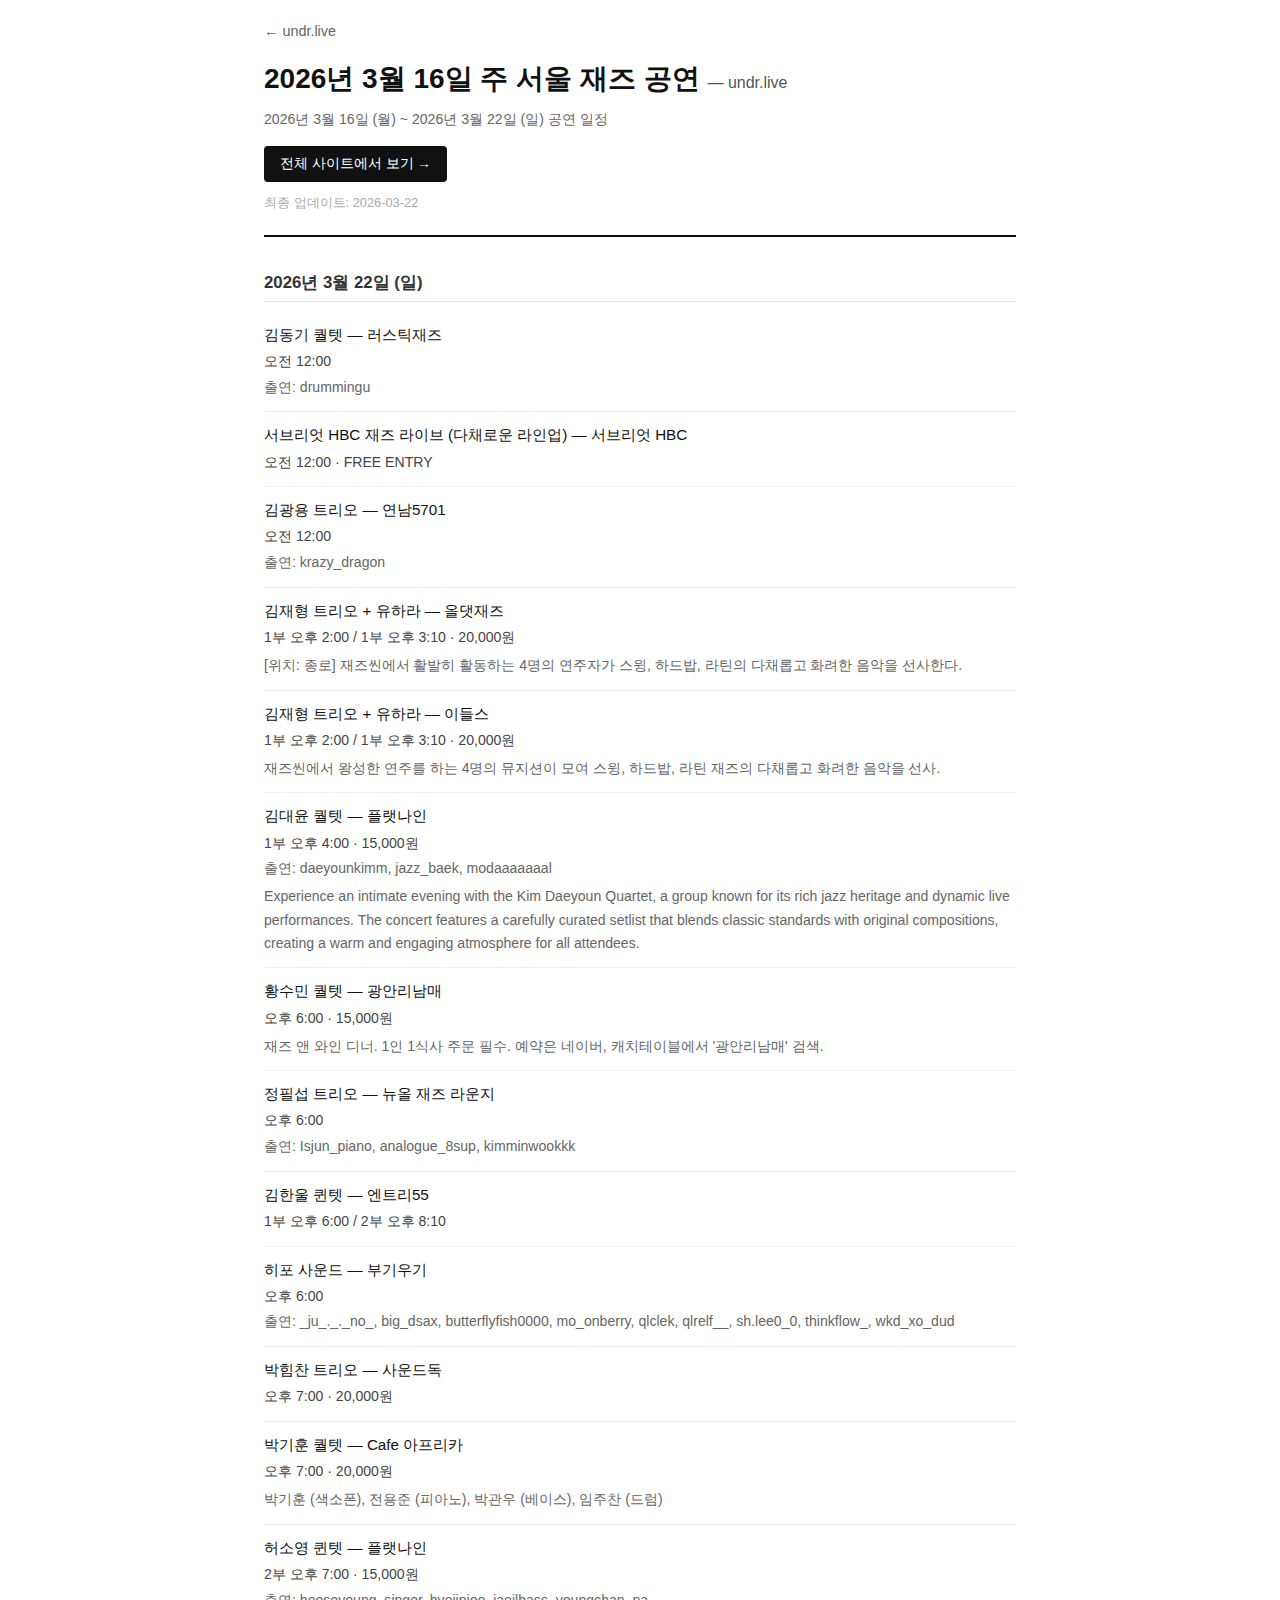
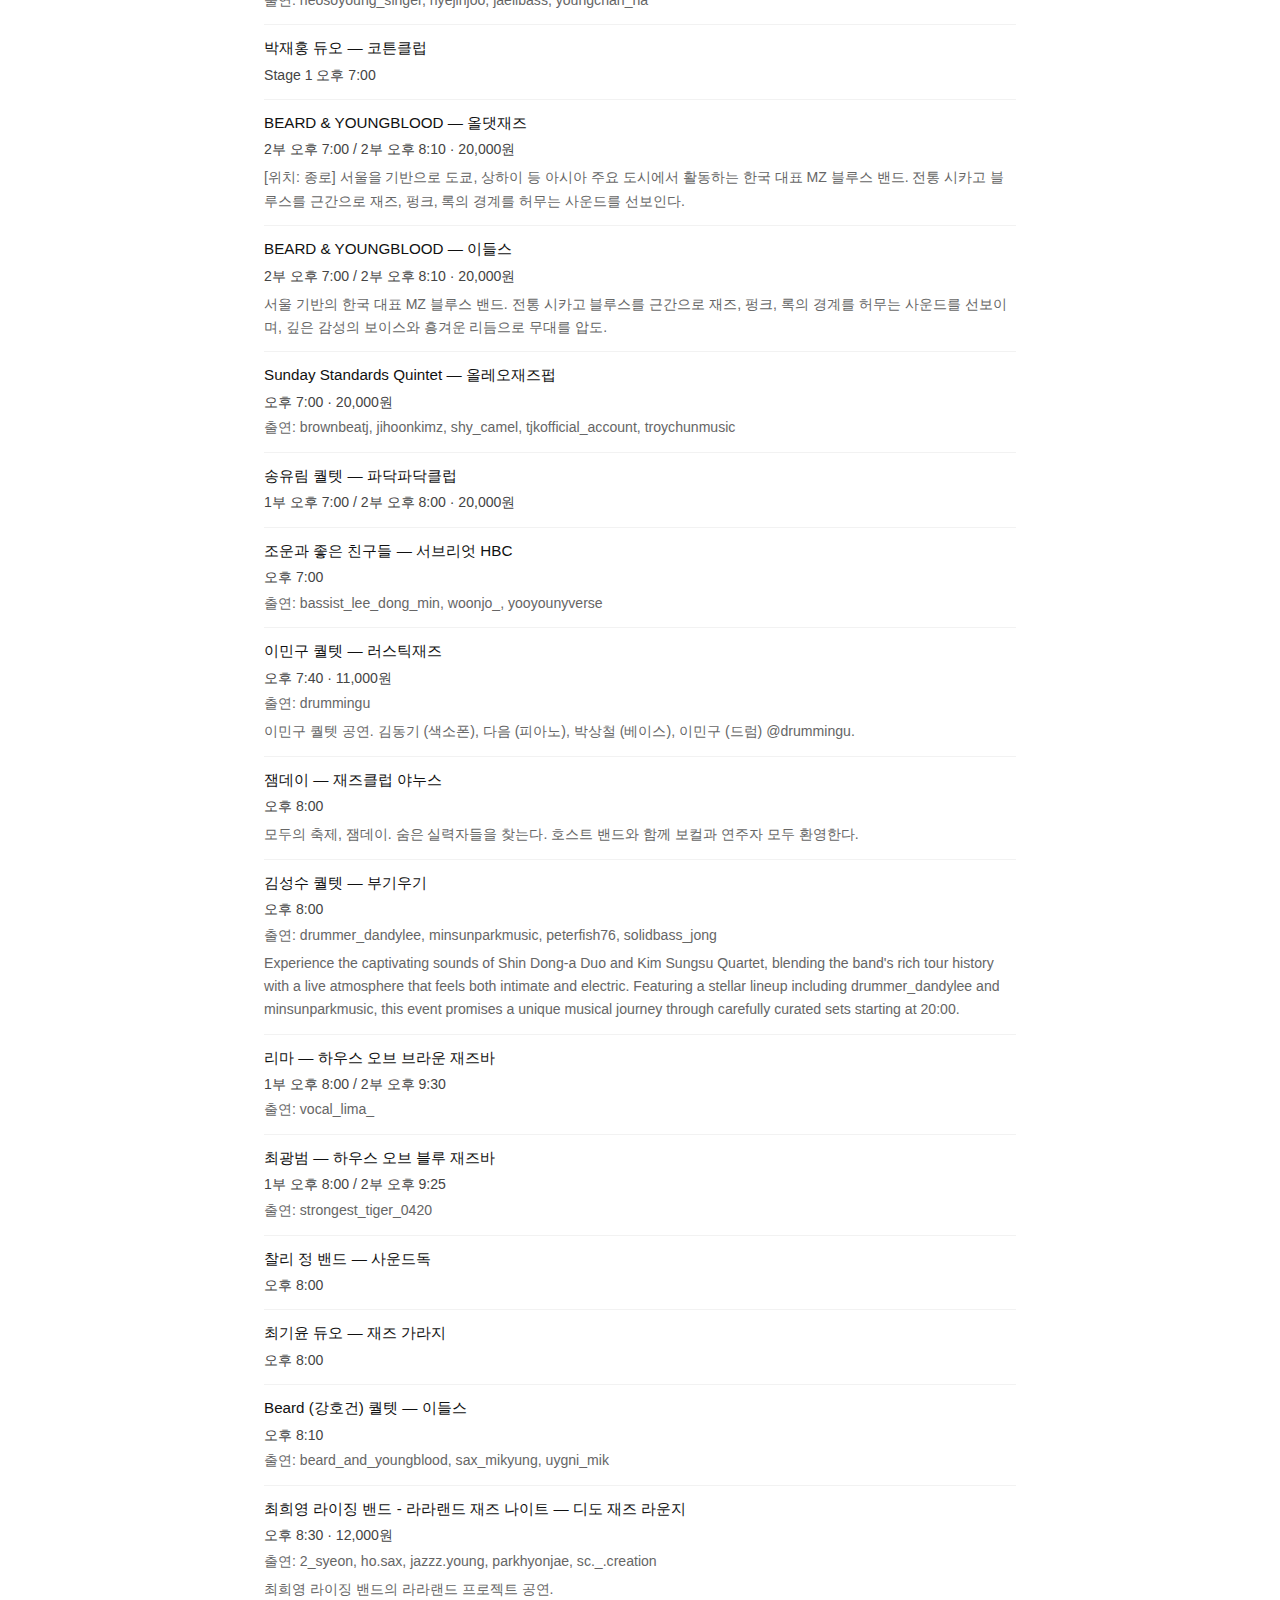
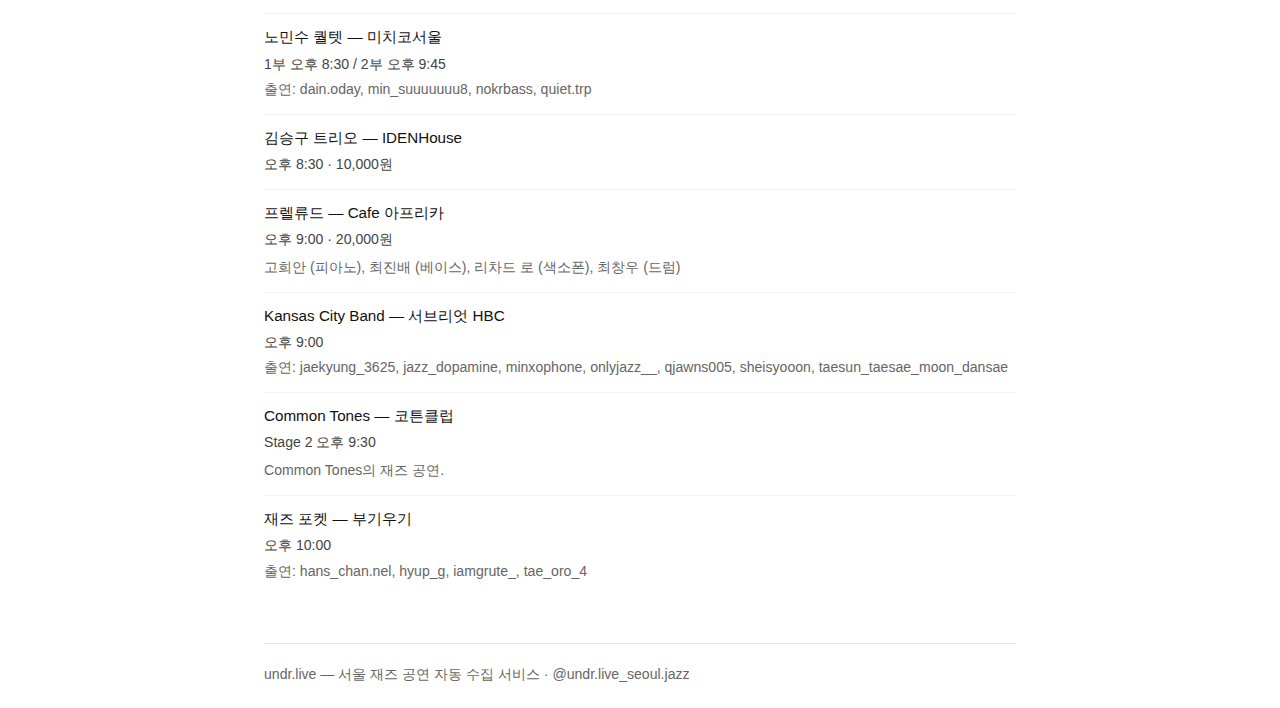
<file: digest/2026-03-16/index.html>
<!DOCTYPE html>
<html lang="ko">
<head>
  <meta charset="UTF-8">
  <meta name="viewport" content="width=device-width, initial-scale=1.0">
  <title>2026년 3월 16일 주 서울 재즈 공연</title>
  <meta name="description" content="2026년 3월 16일 주 서울 재즈 공연 일정. 2026년 3월 16일 (월)부터 2026년 3월 22일 (일)까지의 공연을 확인하세요.">
  <link rel="canonical" href="https://undr.live/digest/2026-03-16/">
  <meta name="robots" content="index, follow">
  <style>
  *, *::before, *::after { box-sizing: border-box; }
  body {
    font-family: -apple-system, 'Apple SD Gothic Neo', 'Malgun Gothic', sans-serif;
    max-width: 800px; margin: 0 auto; padding: 20px 24px;
    color: #111; line-height: 1.65; background: #fff;
  }
  header { margin-bottom: 2rem; padding-bottom: 1.25rem; border-bottom: 2px solid #111; }
  header p.back { font-size: 0.9rem; margin: 0 0 0.75rem; }
  h1 { font-size: 1.75rem; margin: 0 0 0.4rem; font-weight: 700; }
  h1 small { font-size: 1rem; font-weight: 400; color: #555; }
  h2 { font-size: 1.05rem; font-weight: 600; margin: 2rem 0 0.6rem;
       padding-bottom: 4px; border-bottom: 1px solid #e5e5e5; color: #333; }
  h3 { font-size: 0.95rem; margin: 0 0 0.2rem; font-weight: 500; }
  p { margin: 0.15rem 0; font-size: 0.88rem; color: #666; }
  p.meta { color: #444; }
  p.desc { margin-top: 0.3rem; }
  a { color: inherit; text-decoration: none; }
  a:hover { text-decoration: underline; }
  .event { padding: 10px 0; border-bottom: 1px solid #f2f2f2; }
  .event:last-child { border-bottom: none; }
  .cta {
    display: inline-block; margin-top: 0.75rem;
    padding: 7px 16px; background: #111; color: #fff !important;
    border-radius: 4px; font-size: 0.85rem; font-weight: 500;
    text-decoration: none !important;
  }
  .cta:hover { background: #333; }
  footer { margin-top: 3rem; padding-top: 1rem; border-top: 1px solid #e5e5e5;
           font-size: 0.82rem; color: #999; }
</style>
</head>
<body>
  <header>
    <p class="back"><a href="https://undr.live">← undr.live</a></p>
    <h1>2026년 3월 16일 주 서울 재즈 공연 <small>— undr.live</small></h1>
    <p>2026년 3월 16일 (월) ~ 2026년 3월 22일 (일) 공연 일정</p>
    <a class="cta" href="https://undr.live/seoul/jazz/ko">전체 사이트에서 보기 →</a>
    <p style="margin-top:0.6rem;font-size:0.8rem;color:#aaa">최종 업데이트: 2026-03-22</p>
  </header>
  <main>
    <section>
<h2>2026년 3월 22일 (일)</h2>
<article class="event">
  <h3><a href="https://www.instagram.com/p/DV8HHmIkcHr/" rel="noopener">김동기 퀄텟</a> — <a href="https://instagram.com/rustic_jazz" rel="noopener">러스틱재즈</a></h3>
  <p class="meta">오전 12:00</p>
  <p>출연: drummingu</p>
</article>
<article class="event">
  <h3><a href="https://www.instagram.com/p/DWAZq8JE-k3/" rel="noopener">서브리엇 HBC 재즈 라이브 (다채로운 라인업)</a> — <a href="https://instagram.com/subriot_hbc" rel="noopener">서브리엇 HBC</a></h3>
  <p class="meta">오전 12:00 · FREE ENTRY</p>
</article>
<article class="event">
  <h3><a href="https://www.instagram.com/p/DWI60F-gXyM/" rel="noopener">김광용 트리오</a> — <a href="https://instagram.com/yeonnam5701" rel="noopener">연남5701</a></h3>
  <p class="meta">오전 12:00</p>
  <p>출연: krazy_dragon</p>
</article>
<article class="event">
  <h3><a href="https://www.instagram.com/p/DVsKzuAkQyA/" rel="noopener">김재형 트리오 + 유하라</a> — <a href="https://instagram.com/allthatjazz_itaewon" rel="noopener">올댓재즈</a></h3>
  <p class="meta">1부 오후 2:00 / 1부 오후 3:10 · 20,000원</p>
  <p class="desc">[위치: 종로] 재즈씬에서 활발히 활동하는 4명의 연주자가 스윙, 하드밥, 라틴의 다채롭고 화려한 음악을 선사한다.</p>
</article>
<article class="event">
  <h3><a href="https://www.instagram.com/p/DVsKzuAkQyA/" rel="noopener">김재형 트리오 + 유하라</a> — <a href="https://instagram.com/edls_official" rel="noopener">이들스</a></h3>
  <p class="meta">1부 오후 2:00 / 1부 오후 3:10 · 20,000원</p>
  <p class="desc">재즈씬에서 왕성한 연주를 하는 4명의 뮤지션이 모여 스윙, 하드밥, 라틴 재즈의 다채롭고 화려한 음악을 선사.</p>
</article>
<article class="event">
  <h3><a href="https://www.instagram.com/p/DWEE6kXGHPT/" rel="noopener">김대윤 퀄텟</a> — <a href="https://instagram.com/flatnine_jazzbar" rel="noopener">플랫나인</a></h3>
  <p class="meta">1부 오후 4:00 · 15,000원</p>
  <p>출연: daeyounkimm, jazz_baek, modaaaaaaal</p>
  <p class="desc">Experience an intimate evening with the Kim Daeyoun Quartet, a group known for its rich jazz heritage and dynamic live performances. The concert features a carefully curated setlist that blends classic standards with original compositions, creating a warm and engaging atmosphere for all attendees.</p>
</article>
<article class="event">
  <h3><a href="https://www.instagram.com/p/DVDOlobkTHg/" rel="noopener">황수민 퀄텟</a> — <a href="https://instagram.com/gwangalli_namme" rel="noopener">광안리남매</a></h3>
  <p class="meta">오후 6:00 · 15,000원</p>
  <p class="desc">재즈 앤 와인 디너. 1인 1식사 주문 필수. 예약은 네이버, 캐치테이블에서 '광안리남매' 검색.</p>
</article>
<article class="event">
  <h3><a href="https://www.instagram.com/p/DV5SQj4E720/" rel="noopener">정필섭 트리오</a> — <a href="https://instagram.com/newall_jazz" rel="noopener">뉴올 재즈 라운지</a></h3>
  <p class="meta">오후 6:00</p>
  <p>출연: Isjun_piano, analogue_8sup, kimminwookkk</p>
</article>
<article class="event">
  <h3><a href="https://www.instagram.com/p/DV7FejxE8KV/" rel="noopener">김한울 퀸텟</a> — <a href="https://instagram.com/entry55_official" rel="noopener">엔트리55</a></h3>
  <p class="meta">1부 오후 6:00 / 2부 오후 8:10</p>
</article>
<article class="event">
  <h3><a href="https://www.instagram.com/p/DWJiQCDEzMq/" rel="noopener">히포 사운드</a> — <a href="https://instagram.com/boogiewoogieseoul" rel="noopener">부기우기</a></h3>
  <p class="meta">오후 6:00</p>
  <p>출연: _ju_._._no_, big_dsax, butterflyfish0000, mo_onberry, qlclek, qlrelf__, sh.lee0_0, thinkflow_, wkd_xo_dud</p>
</article>
<article class="event">
  <h3><a href="https://www.instagram.com/p/DV4j_IOkrNe/" rel="noopener">박힘찬 트리오</a> — <a href="https://instagram.com/sounddog_jazz" rel="noopener">사운드독</a></h3>
  <p class="meta">오후 7:00 · 20,000원</p>
</article>
<article class="event">
  <h3><a href="https://www.instagram.com/p/DVNtIwFD3WP/" rel="noopener">박기훈 퀄텟</a> — <a href="https://instagram.com/africa_since1988" rel="noopener">Cafe 아프리카</a></h3>
  <p class="meta">오후 7:00 · 20,000원</p>
  <p class="desc">박기훈 (색소폰), 전용준 (피아노), 박관우 (베이스), 임주찬 (드럼)</p>
</article>
<article class="event">
  <h3><a href="https://www.instagram.com/p/DWEE6kXGHPT/" rel="noopener">허소영 퀸텟</a> — <a href="https://instagram.com/flatnine_jazzbar" rel="noopener">플랫나인</a></h3>
  <p class="meta">2부 오후 7:00 · 15,000원</p>
  <p>출연: heosoyoung_singer, hyejinjoo, jaeilbass, youngchan_na</p>
</article>
<article class="event">
  <h3><a href="https://www.instagram.com/p/DV54ahkjkiP/" rel="noopener">박재홍 듀오</a> — <a href="https://instagram.com/cottonclub_seoul" rel="noopener">코튼클럽</a></h3>
  <p class="meta">Stage 1 오후 7:00</p>
</article>
<article class="event">
  <h3><a href="https://www.instagram.com/p/DVsKzuAkQyA/" rel="noopener">BEARD & YOUNGBLOOD</a> — <a href="https://instagram.com/allthatjazz_itaewon" rel="noopener">올댓재즈</a></h3>
  <p class="meta">2부 오후 7:00 / 2부 오후 8:10 · 20,000원</p>
  <p class="desc">[위치: 종로] 서울을 기반으로 도쿄, 상하이 등 아시아 주요 도시에서 활동하는 한국 대표 MZ 블루스 밴드. 전통 시카고 블루스를 근간으로 재즈, 펑크, 록의 경계를 허무는 사운드를 선보인다.</p>
</article>
<article class="event">
  <h3><a href="https://www.instagram.com/p/DVsKzuAkQyA/" rel="noopener">BEARD & YOUNGBLOOD</a> — <a href="https://instagram.com/edls_official" rel="noopener">이들스</a></h3>
  <p class="meta">2부 오후 7:00 / 2부 오후 8:10 · 20,000원</p>
  <p class="desc">서울 기반의 한국 대표 MZ 블루스 밴드. 전통 시카고 블루스를 근간으로 재즈, 펑크, 록의 경계를 허무는 사운드를 선보이며, 깊은 감성의 보이스와 흥겨운 리듬으로 무대를 압도.</p>
</article>
<article class="event">
  <h3><a href="https://www.instagram.com/p/DV8RYtNES9f/" rel="noopener">Sunday Standards Quintet</a> — <a href="https://instagram.com/oleojazzpub" rel="noopener">올레오재즈펍</a></h3>
  <p class="meta">오후 7:00 · 20,000원</p>
  <p>출연: brownbeatj, jihoonkimz, shy_camel, tjkofficial_account, troychunmusic</p>
</article>
<article class="event">
  <h3><a href="https://www.instagram.com/p/DV76XyckvUM/" rel="noopener">송유림 퀄텟</a> — <a href="https://instagram.com/pdpdclub" rel="noopener">파닥파닥클럽</a></h3>
  <p class="meta">1부 오후 7:00 / 2부 오후 8:00 · 20,000원</p>
</article>
<article class="event">
  <h3><a href="https://www.instagram.com/p/DWJm2PHk7zH/" rel="noopener">조운과 좋은 친구들</a> — <a href="https://instagram.com/subriot_hbc" rel="noopener">서브리엇 HBC</a></h3>
  <p class="meta">오후 7:00</p>
  <p>출연: bassist_lee_dong_min, woonjo_, yooyounyverse</p>
</article>
<article class="event">
  <h3><a href="https://www.instagram.com/p/DVhvaExEpM0/" rel="noopener">이민구 퀄텟</a> — <a href="https://instagram.com/rustic_jazz" rel="noopener">러스틱재즈</a></h3>
  <p class="meta">오후 7:40 · 11,000원</p>
  <p>출연: drummingu</p>
  <p class="desc">이민구 퀄텟 공연. 김동기 (색소폰), 다음 (피아노), 박상철 (베이스), 이민구 (드럼) @drummingu.</p>
</article>
<article class="event">
  <h3><a href="https://www.instagram.com/p/DVs0dMnEaKO/" rel="noopener">잼데이</a> — <a href="https://instagram.com/jazzclub_janus" rel="noopener">재즈클럽 야누스</a></h3>
  <p class="meta">오후 8:00</p>
  <p class="desc">모두의 축제, 잼데이. 숨은 실력자들을 찾는다. 호스트 밴드와 함께 보컬과 연주자 모두 환영한다.</p>
</article>
<article class="event">
  <h3><a href="https://www.instagram.com/p/DWJiQCDEzMq/" rel="noopener">김성수 퀄텟</a> — <a href="https://instagram.com/boogiewoogieseoul" rel="noopener">부기우기</a></h3>
  <p class="meta">오후 8:00</p>
  <p>출연: drummer_dandylee, minsunparkmusic, peterfish76, solidbass_jong</p>
  <p class="desc">Experience the captivating sounds of Shin Dong-a Duo and Kim Sungsu Quartet, blending the band's rich tour history with a live atmosphere that feels both intimate and electric. Featuring a stellar lineup including drummer_dandylee and minsunparkmusic, this event promises a unique musical journey through carefully curated sets starting at 20:00.</p>
</article>
<article class="event">
  <h3><a href="https://www.instagram.com/p/DV8SpCfk6yB/" rel="noopener">리마</a> — <a href="https://instagram.com/houseofbrown.seoul" rel="noopener">하우스 오브 브라운 재즈바</a></h3>
  <p class="meta">1부 오후 8:00 / 2부 오후 9:30</p>
  <p>출연: vocal_lima_</p>
</article>
<article class="event">
  <h3><a href="https://www.instagram.com/p/DV8UMDjAelm/" rel="noopener">최광범</a> — <a href="https://instagram.com/houseofblue.seoul" rel="noopener">하우스 오브 블루 재즈바</a></h3>
  <p class="meta">1부 오후 8:00 / 2부 오후 9:25</p>
  <p>출연: strongest_tiger_0420</p>
</article>
<article class="event">
  <h3><a href="https://www.instagram.com/p/DV8fwz7EknR/" rel="noopener">찰리 정 밴드</a> — <a href="https://instagram.com/sounddog_jazz" rel="noopener">사운드독</a></h3>
  <p class="meta">오후 8:00</p>
</article>
<article class="event">
  <h3><a href="https://www.instagram.com/p/DVS7c7DiVxP/" rel="noopener">최기윤 듀오</a> — <a href="https://instagram.com/jazzgarage_official" rel="noopener">재즈 가라지</a></h3>
  <p class="meta">오후 8:00</p>
</article>
<article class="event">
  <h3><a href="https://www.instagram.com/p/DVzkA7_Emcl/" rel="noopener">Beard (강호건) 퀄텟</a> — <a href="https://instagram.com/edls_official" rel="noopener">이들스</a></h3>
  <p class="meta">오후 8:10</p>
  <p>출연: beard_and_youngblood, sax_mikyung, uygni_mik</p>
</article>
<article class="event">
  <h3><a href="https://www.instagram.com/p/DWKqxEODxXR/" rel="noopener">최희영 라이징 밴드 - 라라랜드 재즈 나이트</a> — <a href="https://instagram.com/dido_jazz_lounge" rel="noopener">디도 재즈 라운지</a></h3>
  <p class="meta">오후 8:30 · 12,000원</p>
  <p>출연: 2_syeon, ho.sax, jazzz.young, parkhyonjae, sc._.creation</p>
  <p class="desc">최희영 라이징 밴드의 라라랜드 프로젝트 공연.</p>
</article>
<article class="event">
  <h3><a href="https://www.instagram.com/p/DV-5mM9Augu/" rel="noopener">노민수 퀄텟</a> — <a href="https://instagram.com/michiko.seoul_official" rel="noopener">미치코서울</a></h3>
  <p class="meta">1부 오후 8:30 / 2부 오후 9:45</p>
  <p>출연: dain.oday, min_suuuuuuu8, nokrbass, quiet.trp</p>
</article>
<article class="event">
  <h3><a href="https://www.instagram.com/p/DV6ReySEcqh/" rel="noopener">김승구 트리오</a> — <a href="https://instagram.com/idenhouseinsta" rel="noopener">IDENHouse</a></h3>
  <p class="meta">오후 8:30 · 10,000원</p>
</article>
<article class="event">
  <h3><a href="https://www.instagram.com/p/DVNtIwFD3WP/" rel="noopener">프렐류드</a> — <a href="https://instagram.com/africa_since1988" rel="noopener">Cafe 아프리카</a></h3>
  <p class="meta">오후 9:00 · 20,000원</p>
  <p class="desc">고희안 (피아노), 최진배 (베이스), 리차드 로 (색소폰), 최창우 (드럼)</p>
</article>
<article class="event">
  <h3><a href="https://www.instagram.com/p/DWJm2PHk7zH/" rel="noopener">Kansas City Band</a> — <a href="https://instagram.com/subriot_hbc" rel="noopener">서브리엇 HBC</a></h3>
  <p class="meta">오후 9:00</p>
  <p>출연: jaekyung_3625, jazz_dopamine, minxophone, onlyjazz__, qjawns005, sheisyooon, taesun_taesae_moon_dansae</p>
</article>
<article class="event">
  <h3><a href="https://www.instagram.com/p/DV54ahkjkiP/" rel="noopener">Common Tones</a> — <a href="https://instagram.com/cottonclub_seoul" rel="noopener">코튼클럽</a></h3>
  <p class="meta">Stage 2 오후 9:30</p>
  <p class="desc">Common Tones의 재즈 공연.</p>
</article>
<article class="event">
  <h3><a href="https://www.instagram.com/p/DWJiQCDEzMq/" rel="noopener">재즈 포켓</a> — <a href="https://instagram.com/boogiewoogieseoul" rel="noopener">부기우기</a></h3>
  <p class="meta">오후 10:00</p>
  <p>출연: hans_chan.nel, hyup_g, iamgrute_, tae_oro_4</p>
</article>
</section>
  </main>
  <footer>
    <p>
      <a href="https://undr.live">undr.live</a> — 서울 재즈 공연 자동 수집 서비스 ·
      <a href="https://instagram.com/undr.live_seoul.jazz" rel="noopener">@undr.live_seoul.jazz</a>
    </p>
  </footer>
</body>
</html>
</file>
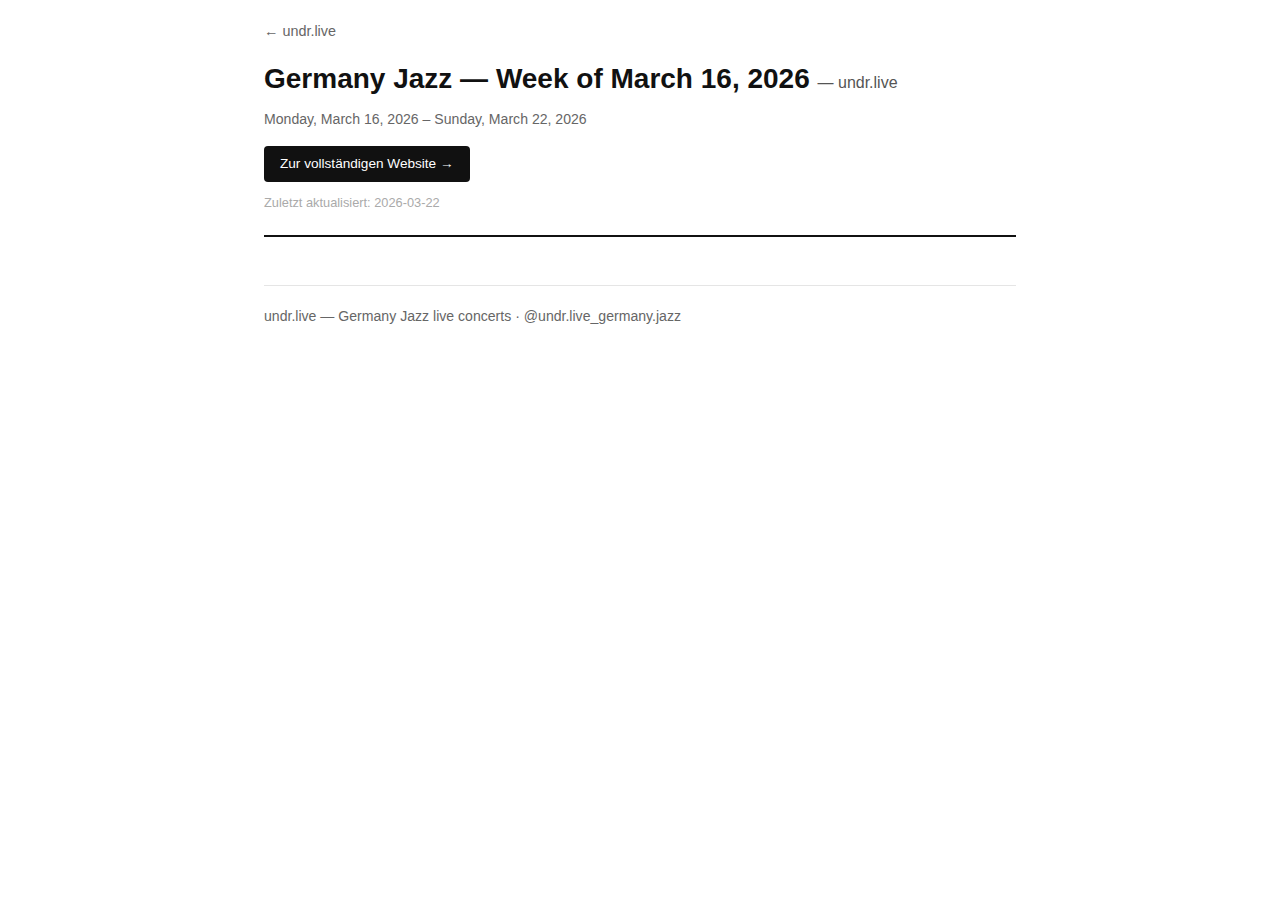
<file: germany/jazz/digest/2026-03-16/index.html>
<!DOCTYPE html>
<html lang="de">
<head>
  <meta charset="UTF-8">
  <meta name="viewport" content="width=device-width, initial-scale=1.0">
  <title>Germany Jazz — Week of March 16, 2026</title>
  <meta name="description" content="Germany Jazz events for the week of Monday, March 16, 2026.">
  <link rel="canonical" href="https://undr.live/germany/jazz/digest/2026-03-16/">
  <meta name="robots" content="index, follow">
  <style>
  *, *::before, *::after { box-sizing: border-box; }
  body {
    font-family: -apple-system, 'Apple SD Gothic Neo', 'Malgun Gothic', sans-serif;
    max-width: 800px; margin: 0 auto; padding: 20px 24px;
    color: #111; line-height: 1.65; background: #fff;
  }
  header { margin-bottom: 2rem; padding-bottom: 1.25rem; border-bottom: 2px solid #111; }
  header p.back { font-size: 0.9rem; margin: 0 0 0.75rem; }
  h1 { font-size: 1.75rem; margin: 0 0 0.4rem; font-weight: 700; }
  h1 small { font-size: 1rem; font-weight: 400; color: #555; }
  h2 { font-size: 1.05rem; font-weight: 600; margin: 2rem 0 0.6rem;
       padding-bottom: 4px; border-bottom: 1px solid #e5e5e5; color: #333; }
  h3 { font-size: 0.95rem; margin: 0 0 0.2rem; font-weight: 500; }
  p { margin: 0.15rem 0; font-size: 0.88rem; color: #666; }
  p.meta { color: #444; }
  p.desc { margin-top: 0.3rem; }
  a { color: inherit; text-decoration: none; }
  a:hover { text-decoration: underline; }
  .event { padding: 10px 0; border-bottom: 1px solid #f2f2f2; }
  .event:last-child { border-bottom: none; }
  .cta {
    display: inline-block; margin-top: 0.75rem;
    padding: 7px 16px; background: #111; color: #fff !important;
    border-radius: 4px; font-size: 0.85rem; font-weight: 500;
    text-decoration: none !important;
  }
  .cta:hover { background: #333; }
  footer { margin-top: 3rem; padding-top: 1rem; border-top: 1px solid #e5e5e5;
           font-size: 0.82rem; color: #999; }
</style>
</head>
<body>
  <header>
    <p class="back"><a href="https://undr.live">← undr.live</a></p>
    <h1>Germany Jazz — Week of March 16, 2026 <small>— undr.live</small></h1>
    <p>Monday, March 16, 2026 – Sunday, March 22, 2026</p>
    <a class="cta" href="https://undr.live/germany/jazz/de">Zur vollständigen Website →</a>
    <p style="margin-top:0.6rem;font-size:0.8rem;color:#aaa">Zuletzt aktualisiert: 2026-03-22</p>
  </header>
  <main>
    
  </main>
  <footer>
    <p>
      <a href="https://undr.live">undr.live</a> — Germany Jazz live concerts ·
      <a href="https://instagram.com/undr.live_germany.jazz" rel="noopener">@undr.live_germany.jazz</a>
    </p>
  </footer>
</body>
</html>
</file>
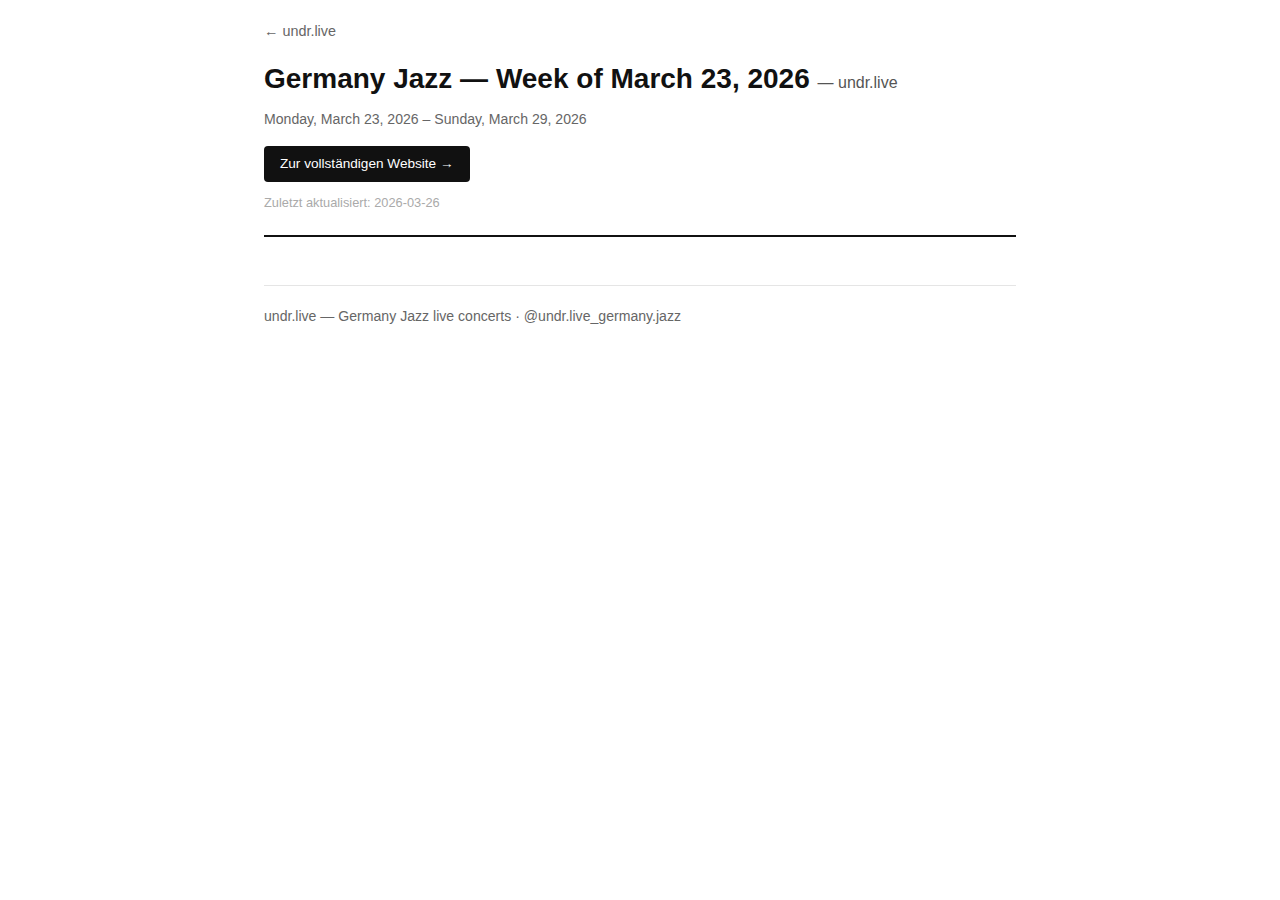
<file: germany/jazz/digest/2026-03-23/index.html>
<!DOCTYPE html>
<html lang="de">
<head>
  <meta charset="UTF-8">
  <meta name="viewport" content="width=device-width, initial-scale=1.0">
  <title>Germany Jazz — Week of March 23, 2026</title>
  <meta name="description" content="Germany Jazz events for the week of Monday, March 23, 2026.">
  <link rel="canonical" href="https://undr.live/germany/jazz/digest/2026-03-23/">
  <meta name="robots" content="index, follow">
  <style>
  *, *::before, *::after { box-sizing: border-box; }
  body {
    font-family: -apple-system, 'Apple SD Gothic Neo', 'Malgun Gothic', sans-serif;
    max-width: 800px; margin: 0 auto; padding: 20px 24px;
    color: #111; line-height: 1.65; background: #fff;
  }
  header { margin-bottom: 2rem; padding-bottom: 1.25rem; border-bottom: 2px solid #111; }
  header p.back { font-size: 0.9rem; margin: 0 0 0.75rem; }
  h1 { font-size: 1.75rem; margin: 0 0 0.4rem; font-weight: 700; }
  h1 small { font-size: 1rem; font-weight: 400; color: #555; }
  h2 { font-size: 1.05rem; font-weight: 600; margin: 2rem 0 0.6rem;
       padding-bottom: 4px; border-bottom: 1px solid #e5e5e5; color: #333; }
  h3 { font-size: 0.95rem; margin: 0 0 0.2rem; font-weight: 500; }
  p { margin: 0.15rem 0; font-size: 0.88rem; color: #666; }
  p.meta { color: #444; }
  p.desc { margin-top: 0.3rem; }
  a { color: inherit; text-decoration: none; }
  a:hover { text-decoration: underline; }
  .event { padding: 10px 0; border-bottom: 1px solid #f2f2f2; }
  .event:last-child { border-bottom: none; }
  .cta {
    display: inline-block; margin-top: 0.75rem;
    padding: 7px 16px; background: #111; color: #fff !important;
    border-radius: 4px; font-size: 0.85rem; font-weight: 500;
    text-decoration: none !important;
  }
  .cta:hover { background: #333; }
  footer { margin-top: 3rem; padding-top: 1rem; border-top: 1px solid #e5e5e5;
           font-size: 0.82rem; color: #999; }
</style>
</head>
<body>
  <header>
    <p class="back"><a href="https://undr.live">← undr.live</a></p>
    <h1>Germany Jazz — Week of March 23, 2026 <small>— undr.live</small></h1>
    <p>Monday, March 23, 2026 – Sunday, March 29, 2026</p>
    <a class="cta" href="https://undr.live/germany/jazz/de">Zur vollständigen Website →</a>
    <p style="margin-top:0.6rem;font-size:0.8rem;color:#aaa">Zuletzt aktualisiert: 2026-03-26</p>
  </header>
  <main>
    
  </main>
  <footer>
    <p>
      <a href="https://undr.live">undr.live</a> — Germany Jazz live concerts ·
      <a href="https://instagram.com/undr.live_germany.jazz" rel="noopener">@undr.live_germany.jazz</a>
    </p>
  </footer>
</body>
</html>
</file>
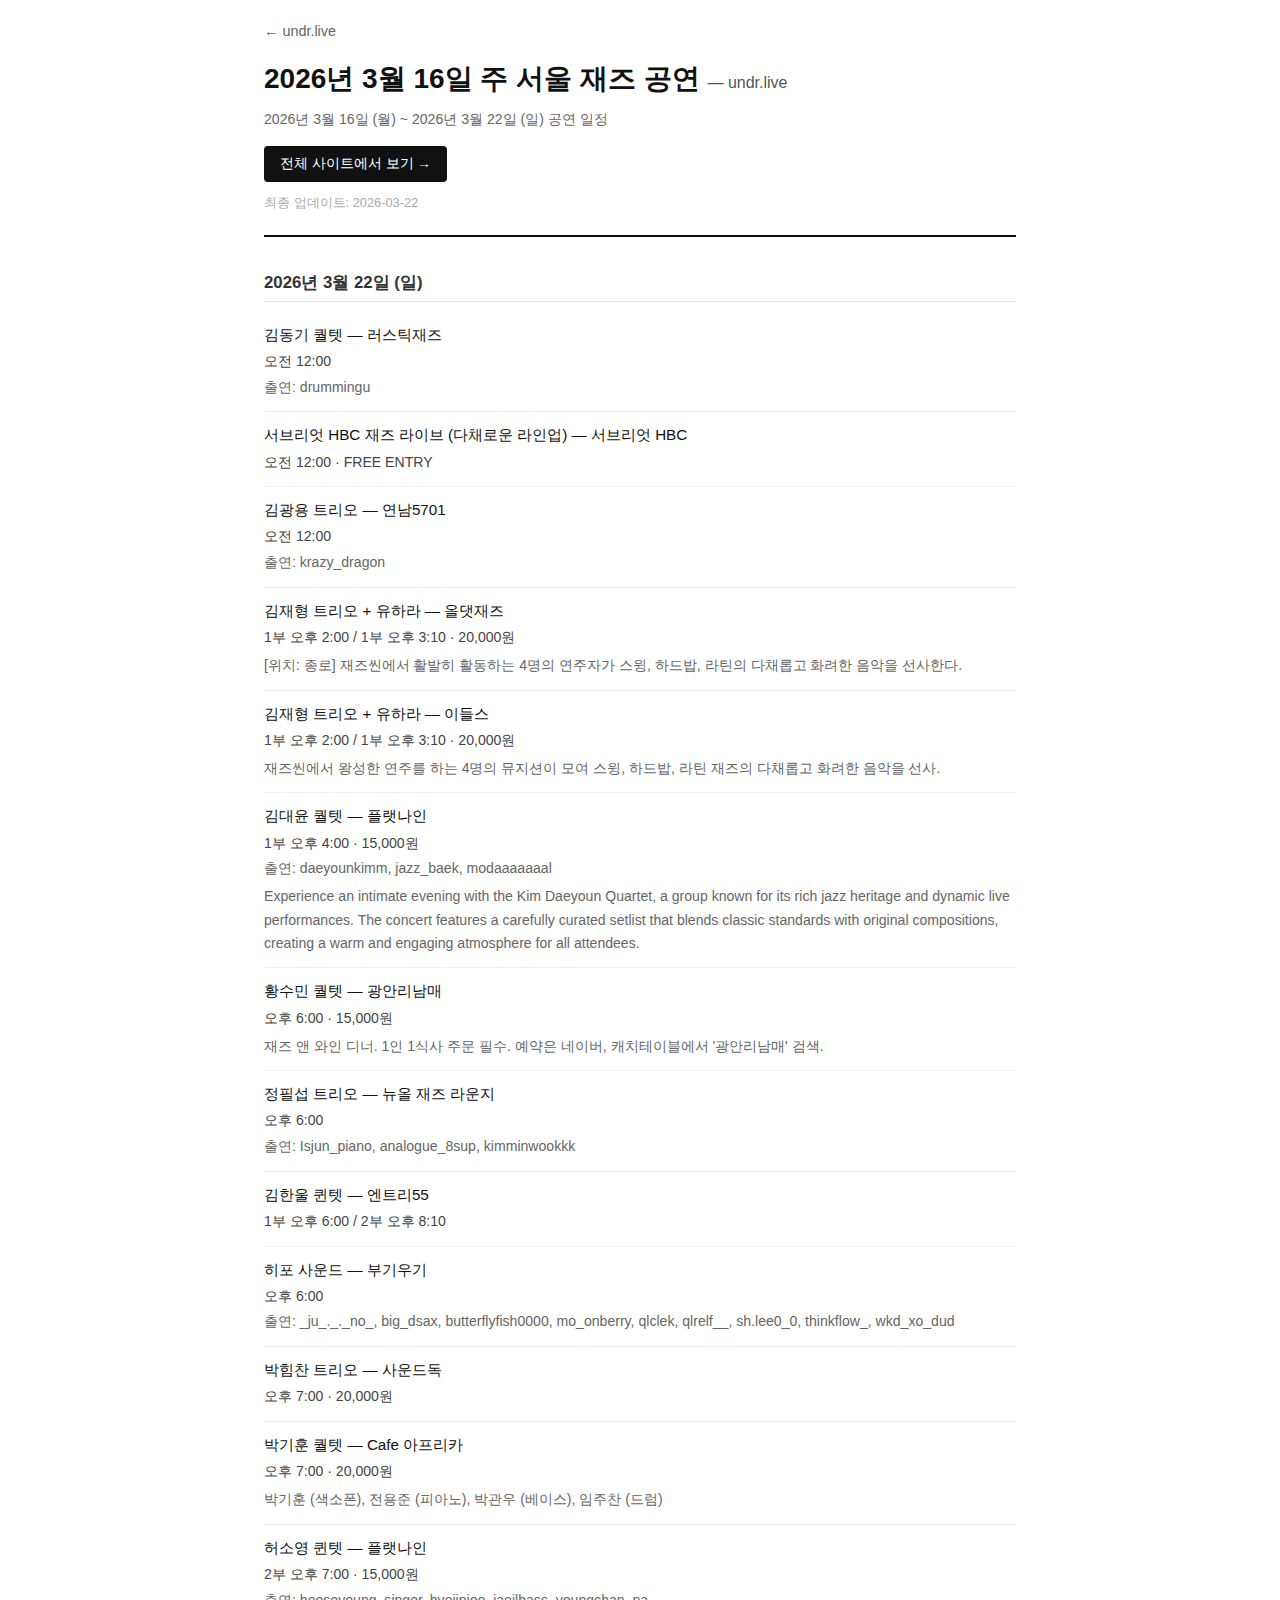
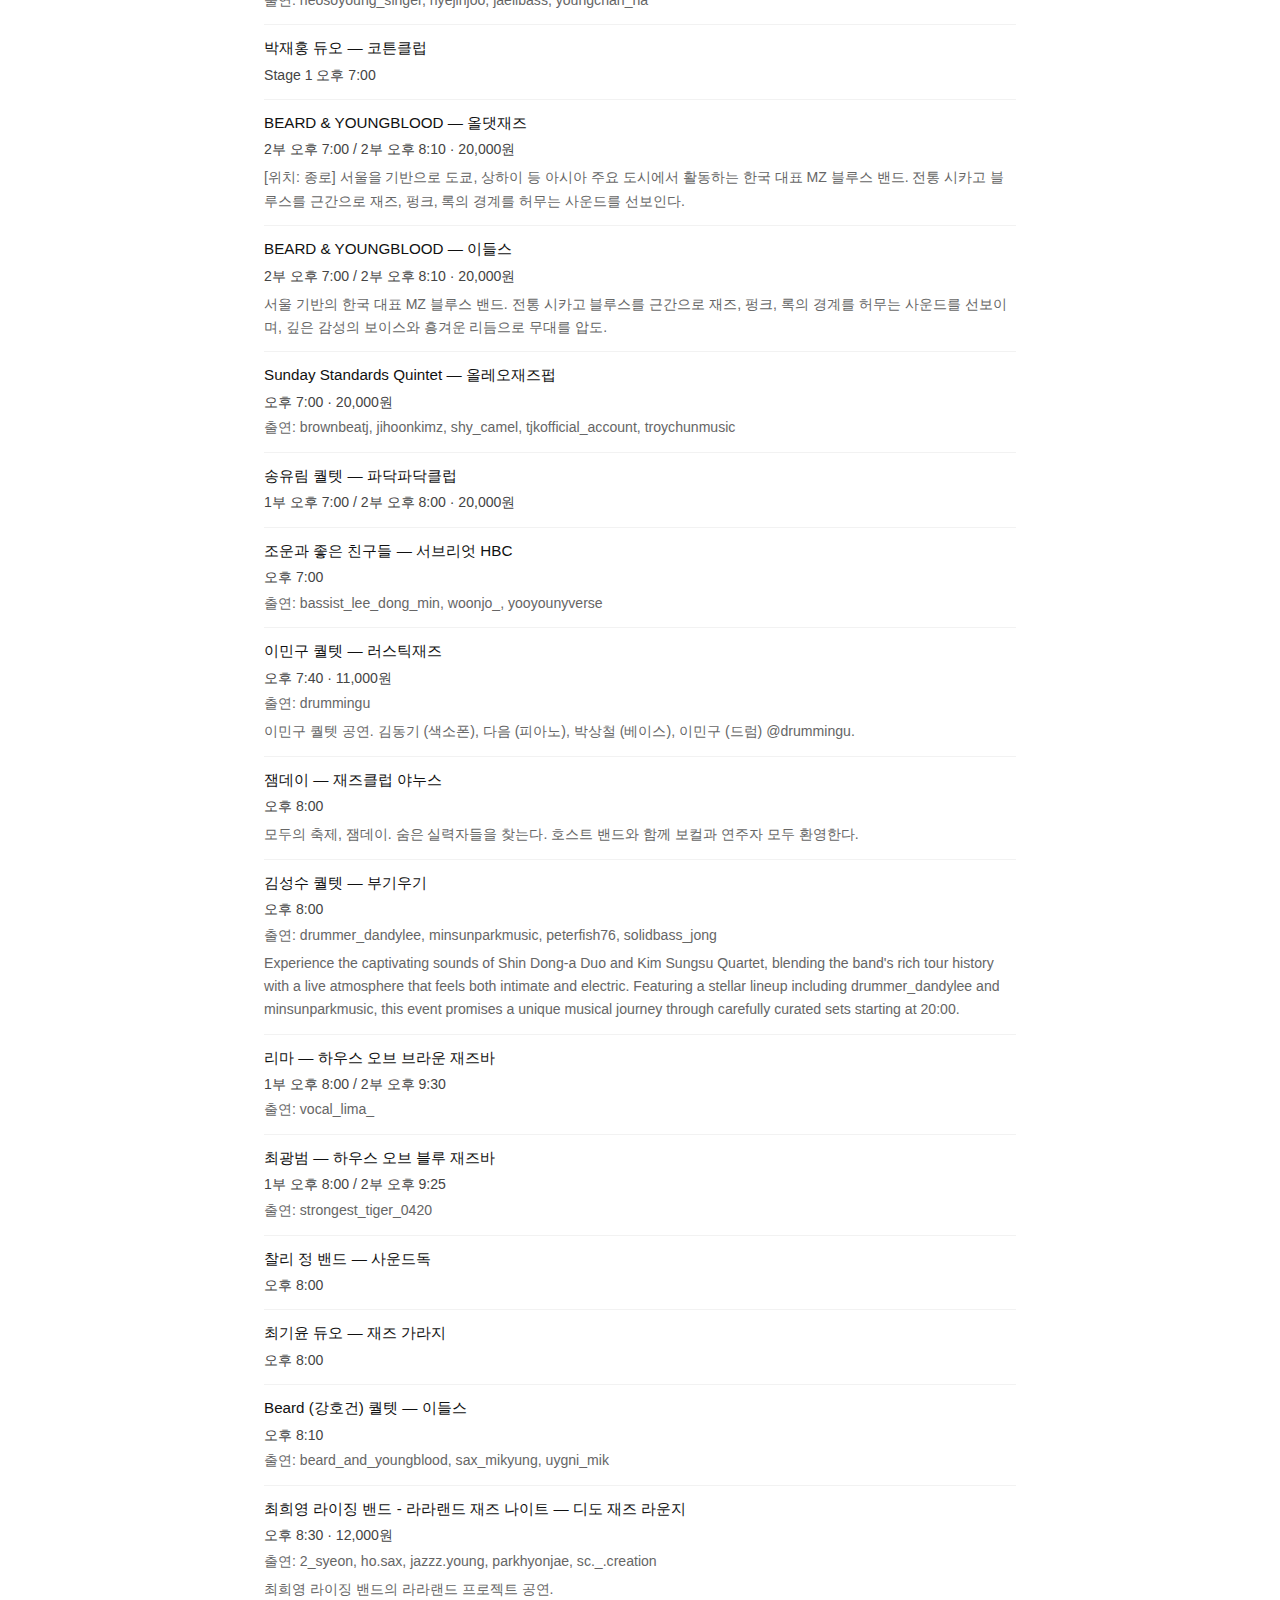
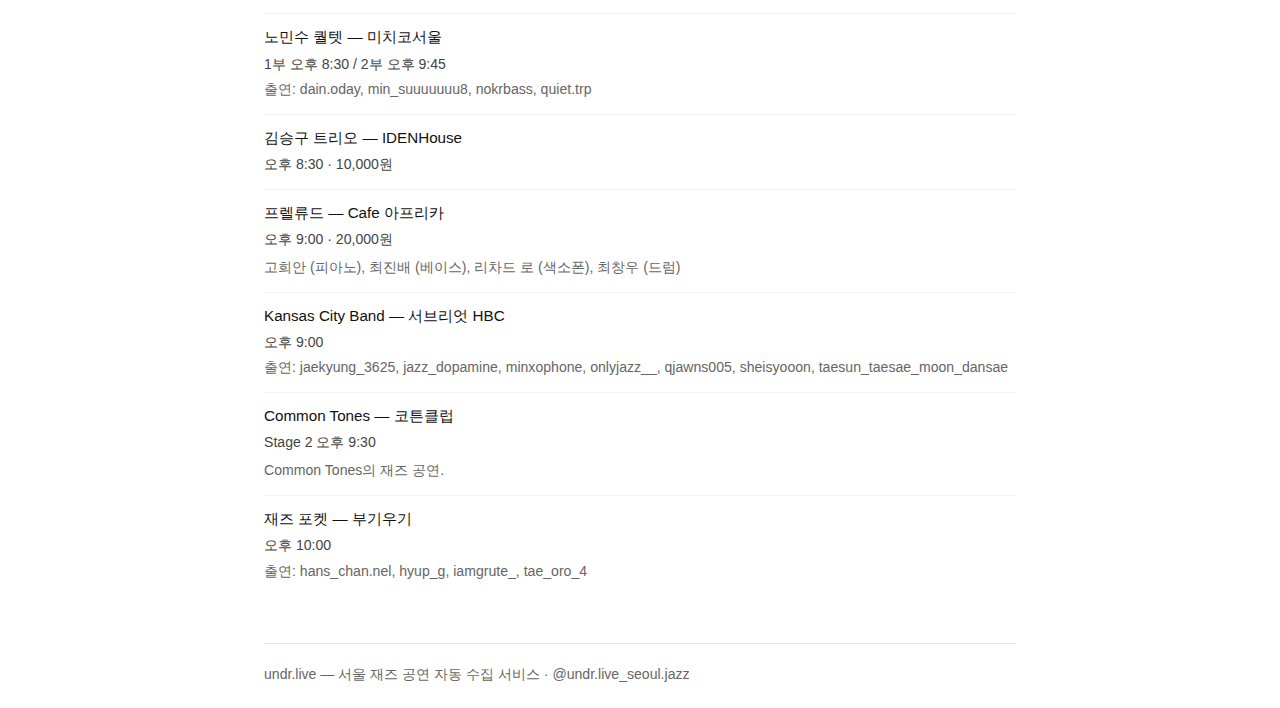
<file: seoul/jazz/digest/2026-03-16/index.html>
<!DOCTYPE html>
<html lang="ko">
<head>
  <meta charset="UTF-8">
  <meta name="viewport" content="width=device-width, initial-scale=1.0">
  <title>2026년 3월 16일 주 서울 재즈 공연</title>
  <meta name="description" content="2026년 3월 16일 주 서울 재즈 공연 일정. 2026년 3월 16일 (월)부터 2026년 3월 22일 (일)까지의 공연을 확인하세요.">
  <link rel="canonical" href="https://undr.live/seoul/jazz/digest/2026-03-16/">
  <meta name="robots" content="index, follow">
  <style>
  *, *::before, *::after { box-sizing: border-box; }
  body {
    font-family: -apple-system, 'Apple SD Gothic Neo', 'Malgun Gothic', sans-serif;
    max-width: 800px; margin: 0 auto; padding: 20px 24px;
    color: #111; line-height: 1.65; background: #fff;
  }
  header { margin-bottom: 2rem; padding-bottom: 1.25rem; border-bottom: 2px solid #111; }
  header p.back { font-size: 0.9rem; margin: 0 0 0.75rem; }
  h1 { font-size: 1.75rem; margin: 0 0 0.4rem; font-weight: 700; }
  h1 small { font-size: 1rem; font-weight: 400; color: #555; }
  h2 { font-size: 1.05rem; font-weight: 600; margin: 2rem 0 0.6rem;
       padding-bottom: 4px; border-bottom: 1px solid #e5e5e5; color: #333; }
  h3 { font-size: 0.95rem; margin: 0 0 0.2rem; font-weight: 500; }
  p { margin: 0.15rem 0; font-size: 0.88rem; color: #666; }
  p.meta { color: #444; }
  p.desc { margin-top: 0.3rem; }
  a { color: inherit; text-decoration: none; }
  a:hover { text-decoration: underline; }
  .event { padding: 10px 0; border-bottom: 1px solid #f2f2f2; }
  .event:last-child { border-bottom: none; }
  .cta {
    display: inline-block; margin-top: 0.75rem;
    padding: 7px 16px; background: #111; color: #fff !important;
    border-radius: 4px; font-size: 0.85rem; font-weight: 500;
    text-decoration: none !important;
  }
  .cta:hover { background: #333; }
  footer { margin-top: 3rem; padding-top: 1rem; border-top: 1px solid #e5e5e5;
           font-size: 0.82rem; color: #999; }
</style>
</head>
<body>
  <header>
    <p class="back"><a href="https://undr.live">← undr.live</a></p>
    <h1>2026년 3월 16일 주 서울 재즈 공연 <small>— undr.live</small></h1>
    <p>2026년 3월 16일 (월) ~ 2026년 3월 22일 (일) 공연 일정</p>
    <a class="cta" href="https://undr.live/seoul/jazz/ko">전체 사이트에서 보기 →</a>
    <p style="margin-top:0.6rem;font-size:0.8rem;color:#aaa">최종 업데이트: 2026-03-22</p>
  </header>
  <main>
    <section>
<h2>2026년 3월 22일 (일)</h2>
<article class="event">
  <h3><a href="https://www.instagram.com/p/DV8HHmIkcHr/" rel="noopener">김동기 퀄텟</a> — <a href="https://instagram.com/rustic_jazz" rel="noopener">러스틱재즈</a></h3>
  <p class="meta">오전 12:00</p>
  <p>출연: drummingu</p>
</article>
<article class="event">
  <h3><a href="https://www.instagram.com/p/DWAZq8JE-k3/" rel="noopener">서브리엇 HBC 재즈 라이브 (다채로운 라인업)</a> — <a href="https://instagram.com/subriot_hbc" rel="noopener">서브리엇 HBC</a></h3>
  <p class="meta">오전 12:00 · FREE ENTRY</p>
</article>
<article class="event">
  <h3><a href="https://www.instagram.com/p/DWI60F-gXyM/" rel="noopener">김광용 트리오</a> — <a href="https://instagram.com/yeonnam5701" rel="noopener">연남5701</a></h3>
  <p class="meta">오전 12:00</p>
  <p>출연: krazy_dragon</p>
</article>
<article class="event">
  <h3><a href="https://www.instagram.com/p/DVsKzuAkQyA/" rel="noopener">김재형 트리오 + 유하라</a> — <a href="https://instagram.com/allthatjazz_itaewon" rel="noopener">올댓재즈</a></h3>
  <p class="meta">1부 오후 2:00 / 1부 오후 3:10 · 20,000원</p>
  <p class="desc">[위치: 종로] 재즈씬에서 활발히 활동하는 4명의 연주자가 스윙, 하드밥, 라틴의 다채롭고 화려한 음악을 선사한다.</p>
</article>
<article class="event">
  <h3><a href="https://www.instagram.com/p/DVsKzuAkQyA/" rel="noopener">김재형 트리오 + 유하라</a> — <a href="https://instagram.com/edls_official" rel="noopener">이들스</a></h3>
  <p class="meta">1부 오후 2:00 / 1부 오후 3:10 · 20,000원</p>
  <p class="desc">재즈씬에서 왕성한 연주를 하는 4명의 뮤지션이 모여 스윙, 하드밥, 라틴 재즈의 다채롭고 화려한 음악을 선사.</p>
</article>
<article class="event">
  <h3><a href="https://www.instagram.com/p/DWEE6kXGHPT/" rel="noopener">김대윤 퀄텟</a> — <a href="https://instagram.com/flatnine_jazzbar" rel="noopener">플랫나인</a></h3>
  <p class="meta">1부 오후 4:00 · 15,000원</p>
  <p>출연: daeyounkimm, jazz_baek, modaaaaaaal</p>
  <p class="desc">Experience an intimate evening with the Kim Daeyoun Quartet, a group known for its rich jazz heritage and dynamic live performances. The concert features a carefully curated setlist that blends classic standards with original compositions, creating a warm and engaging atmosphere for all attendees.</p>
</article>
<article class="event">
  <h3><a href="https://www.instagram.com/p/DVDOlobkTHg/" rel="noopener">황수민 퀄텟</a> — <a href="https://instagram.com/gwangalli_namme" rel="noopener">광안리남매</a></h3>
  <p class="meta">오후 6:00 · 15,000원</p>
  <p class="desc">재즈 앤 와인 디너. 1인 1식사 주문 필수. 예약은 네이버, 캐치테이블에서 '광안리남매' 검색.</p>
</article>
<article class="event">
  <h3><a href="https://www.instagram.com/p/DV5SQj4E720/" rel="noopener">정필섭 트리오</a> — <a href="https://instagram.com/newall_jazz" rel="noopener">뉴올 재즈 라운지</a></h3>
  <p class="meta">오후 6:00</p>
  <p>출연: Isjun_piano, analogue_8sup, kimminwookkk</p>
</article>
<article class="event">
  <h3><a href="https://www.instagram.com/p/DV7FejxE8KV/" rel="noopener">김한울 퀸텟</a> — <a href="https://instagram.com/entry55_official" rel="noopener">엔트리55</a></h3>
  <p class="meta">1부 오후 6:00 / 2부 오후 8:10</p>
</article>
<article class="event">
  <h3><a href="https://www.instagram.com/p/DWJiQCDEzMq/" rel="noopener">히포 사운드</a> — <a href="https://instagram.com/boogiewoogieseoul" rel="noopener">부기우기</a></h3>
  <p class="meta">오후 6:00</p>
  <p>출연: _ju_._._no_, big_dsax, butterflyfish0000, mo_onberry, qlclek, qlrelf__, sh.lee0_0, thinkflow_, wkd_xo_dud</p>
</article>
<article class="event">
  <h3><a href="https://www.instagram.com/p/DV4j_IOkrNe/" rel="noopener">박힘찬 트리오</a> — <a href="https://instagram.com/sounddog_jazz" rel="noopener">사운드독</a></h3>
  <p class="meta">오후 7:00 · 20,000원</p>
</article>
<article class="event">
  <h3><a href="https://www.instagram.com/p/DVNtIwFD3WP/" rel="noopener">박기훈 퀄텟</a> — <a href="https://instagram.com/africa_since1988" rel="noopener">Cafe 아프리카</a></h3>
  <p class="meta">오후 7:00 · 20,000원</p>
  <p class="desc">박기훈 (색소폰), 전용준 (피아노), 박관우 (베이스), 임주찬 (드럼)</p>
</article>
<article class="event">
  <h3><a href="https://www.instagram.com/p/DWEE6kXGHPT/" rel="noopener">허소영 퀸텟</a> — <a href="https://instagram.com/flatnine_jazzbar" rel="noopener">플랫나인</a></h3>
  <p class="meta">2부 오후 7:00 · 15,000원</p>
  <p>출연: heosoyoung_singer, hyejinjoo, jaeilbass, youngchan_na</p>
</article>
<article class="event">
  <h3><a href="https://www.instagram.com/p/DV54ahkjkiP/" rel="noopener">박재홍 듀오</a> — <a href="https://instagram.com/cottonclub_seoul" rel="noopener">코튼클럽</a></h3>
  <p class="meta">Stage 1 오후 7:00</p>
</article>
<article class="event">
  <h3><a href="https://www.instagram.com/p/DVsKzuAkQyA/" rel="noopener">BEARD & YOUNGBLOOD</a> — <a href="https://instagram.com/allthatjazz_itaewon" rel="noopener">올댓재즈</a></h3>
  <p class="meta">2부 오후 7:00 / 2부 오후 8:10 · 20,000원</p>
  <p class="desc">[위치: 종로] 서울을 기반으로 도쿄, 상하이 등 아시아 주요 도시에서 활동하는 한국 대표 MZ 블루스 밴드. 전통 시카고 블루스를 근간으로 재즈, 펑크, 록의 경계를 허무는 사운드를 선보인다.</p>
</article>
<article class="event">
  <h3><a href="https://www.instagram.com/p/DVsKzuAkQyA/" rel="noopener">BEARD & YOUNGBLOOD</a> — <a href="https://instagram.com/edls_official" rel="noopener">이들스</a></h3>
  <p class="meta">2부 오후 7:00 / 2부 오후 8:10 · 20,000원</p>
  <p class="desc">서울 기반의 한국 대표 MZ 블루스 밴드. 전통 시카고 블루스를 근간으로 재즈, 펑크, 록의 경계를 허무는 사운드를 선보이며, 깊은 감성의 보이스와 흥겨운 리듬으로 무대를 압도.</p>
</article>
<article class="event">
  <h3><a href="https://www.instagram.com/p/DV8RYtNES9f/" rel="noopener">Sunday Standards Quintet</a> — <a href="https://instagram.com/oleojazzpub" rel="noopener">올레오재즈펍</a></h3>
  <p class="meta">오후 7:00 · 20,000원</p>
  <p>출연: brownbeatj, jihoonkimz, shy_camel, tjkofficial_account, troychunmusic</p>
</article>
<article class="event">
  <h3><a href="https://www.instagram.com/p/DV76XyckvUM/" rel="noopener">송유림 퀄텟</a> — <a href="https://instagram.com/pdpdclub" rel="noopener">파닥파닥클럽</a></h3>
  <p class="meta">1부 오후 7:00 / 2부 오후 8:00 · 20,000원</p>
</article>
<article class="event">
  <h3><a href="https://www.instagram.com/p/DWJm2PHk7zH/" rel="noopener">조운과 좋은 친구들</a> — <a href="https://instagram.com/subriot_hbc" rel="noopener">서브리엇 HBC</a></h3>
  <p class="meta">오후 7:00</p>
  <p>출연: bassist_lee_dong_min, woonjo_, yooyounyverse</p>
</article>
<article class="event">
  <h3><a href="https://www.instagram.com/p/DVhvaExEpM0/" rel="noopener">이민구 퀄텟</a> — <a href="https://instagram.com/rustic_jazz" rel="noopener">러스틱재즈</a></h3>
  <p class="meta">오후 7:40 · 11,000원</p>
  <p>출연: drummingu</p>
  <p class="desc">이민구 퀄텟 공연. 김동기 (색소폰), 다음 (피아노), 박상철 (베이스), 이민구 (드럼) @drummingu.</p>
</article>
<article class="event">
  <h3><a href="https://www.instagram.com/p/DVs0dMnEaKO/" rel="noopener">잼데이</a> — <a href="https://instagram.com/jazzclub_janus" rel="noopener">재즈클럽 야누스</a></h3>
  <p class="meta">오후 8:00</p>
  <p class="desc">모두의 축제, 잼데이. 숨은 실력자들을 찾는다. 호스트 밴드와 함께 보컬과 연주자 모두 환영한다.</p>
</article>
<article class="event">
  <h3><a href="https://www.instagram.com/p/DWJiQCDEzMq/" rel="noopener">김성수 퀄텟</a> — <a href="https://instagram.com/boogiewoogieseoul" rel="noopener">부기우기</a></h3>
  <p class="meta">오후 8:00</p>
  <p>출연: drummer_dandylee, minsunparkmusic, peterfish76, solidbass_jong</p>
  <p class="desc">Experience the captivating sounds of Shin Dong-a Duo and Kim Sungsu Quartet, blending the band's rich tour history with a live atmosphere that feels both intimate and electric. Featuring a stellar lineup including drummer_dandylee and minsunparkmusic, this event promises a unique musical journey through carefully curated sets starting at 20:00.</p>
</article>
<article class="event">
  <h3><a href="https://www.instagram.com/p/DV8SpCfk6yB/" rel="noopener">리마</a> — <a href="https://instagram.com/houseofbrown.seoul" rel="noopener">하우스 오브 브라운 재즈바</a></h3>
  <p class="meta">1부 오후 8:00 / 2부 오후 9:30</p>
  <p>출연: vocal_lima_</p>
</article>
<article class="event">
  <h3><a href="https://www.instagram.com/p/DV8UMDjAelm/" rel="noopener">최광범</a> — <a href="https://instagram.com/houseofblue.seoul" rel="noopener">하우스 오브 블루 재즈바</a></h3>
  <p class="meta">1부 오후 8:00 / 2부 오후 9:25</p>
  <p>출연: strongest_tiger_0420</p>
</article>
<article class="event">
  <h3><a href="https://www.instagram.com/p/DV8fwz7EknR/" rel="noopener">찰리 정 밴드</a> — <a href="https://instagram.com/sounddog_jazz" rel="noopener">사운드독</a></h3>
  <p class="meta">오후 8:00</p>
</article>
<article class="event">
  <h3><a href="https://www.instagram.com/p/DVS7c7DiVxP/" rel="noopener">최기윤 듀오</a> — <a href="https://instagram.com/jazzgarage_official" rel="noopener">재즈 가라지</a></h3>
  <p class="meta">오후 8:00</p>
</article>
<article class="event">
  <h3><a href="https://www.instagram.com/p/DVzkA7_Emcl/" rel="noopener">Beard (강호건) 퀄텟</a> — <a href="https://instagram.com/edls_official" rel="noopener">이들스</a></h3>
  <p class="meta">오후 8:10</p>
  <p>출연: beard_and_youngblood, sax_mikyung, uygni_mik</p>
</article>
<article class="event">
  <h3><a href="https://www.instagram.com/p/DWKqxEODxXR/" rel="noopener">최희영 라이징 밴드 - 라라랜드 재즈 나이트</a> — <a href="https://instagram.com/dido_jazz_lounge" rel="noopener">디도 재즈 라운지</a></h3>
  <p class="meta">오후 8:30 · 12,000원</p>
  <p>출연: 2_syeon, ho.sax, jazzz.young, parkhyonjae, sc._.creation</p>
  <p class="desc">최희영 라이징 밴드의 라라랜드 프로젝트 공연.</p>
</article>
<article class="event">
  <h3><a href="https://www.instagram.com/p/DV-5mM9Augu/" rel="noopener">노민수 퀄텟</a> — <a href="https://instagram.com/michiko.seoul_official" rel="noopener">미치코서울</a></h3>
  <p class="meta">1부 오후 8:30 / 2부 오후 9:45</p>
  <p>출연: dain.oday, min_suuuuuuu8, nokrbass, quiet.trp</p>
</article>
<article class="event">
  <h3><a href="https://www.instagram.com/p/DV6ReySEcqh/" rel="noopener">김승구 트리오</a> — <a href="https://instagram.com/idenhouseinsta" rel="noopener">IDENHouse</a></h3>
  <p class="meta">오후 8:30 · 10,000원</p>
</article>
<article class="event">
  <h3><a href="https://www.instagram.com/p/DVNtIwFD3WP/" rel="noopener">프렐류드</a> — <a href="https://instagram.com/africa_since1988" rel="noopener">Cafe 아프리카</a></h3>
  <p class="meta">오후 9:00 · 20,000원</p>
  <p class="desc">고희안 (피아노), 최진배 (베이스), 리차드 로 (색소폰), 최창우 (드럼)</p>
</article>
<article class="event">
  <h3><a href="https://www.instagram.com/p/DWJm2PHk7zH/" rel="noopener">Kansas City Band</a> — <a href="https://instagram.com/subriot_hbc" rel="noopener">서브리엇 HBC</a></h3>
  <p class="meta">오후 9:00</p>
  <p>출연: jaekyung_3625, jazz_dopamine, minxophone, onlyjazz__, qjawns005, sheisyooon, taesun_taesae_moon_dansae</p>
</article>
<article class="event">
  <h3><a href="https://www.instagram.com/p/DV54ahkjkiP/" rel="noopener">Common Tones</a> — <a href="https://instagram.com/cottonclub_seoul" rel="noopener">코튼클럽</a></h3>
  <p class="meta">Stage 2 오후 9:30</p>
  <p class="desc">Common Tones의 재즈 공연.</p>
</article>
<article class="event">
  <h3><a href="https://www.instagram.com/p/DWJiQCDEzMq/" rel="noopener">재즈 포켓</a> — <a href="https://instagram.com/boogiewoogieseoul" rel="noopener">부기우기</a></h3>
  <p class="meta">오후 10:00</p>
  <p>출연: hans_chan.nel, hyup_g, iamgrute_, tae_oro_4</p>
</article>
</section>
  </main>
  <footer>
    <p>
      <a href="https://undr.live">undr.live</a> — 서울 재즈 공연 자동 수집 서비스 ·
      <a href="https://instagram.com/undr.live_seoul.jazz" rel="noopener">@undr.live_seoul.jazz</a>
    </p>
  </footer>
</body>
</html>
</file>
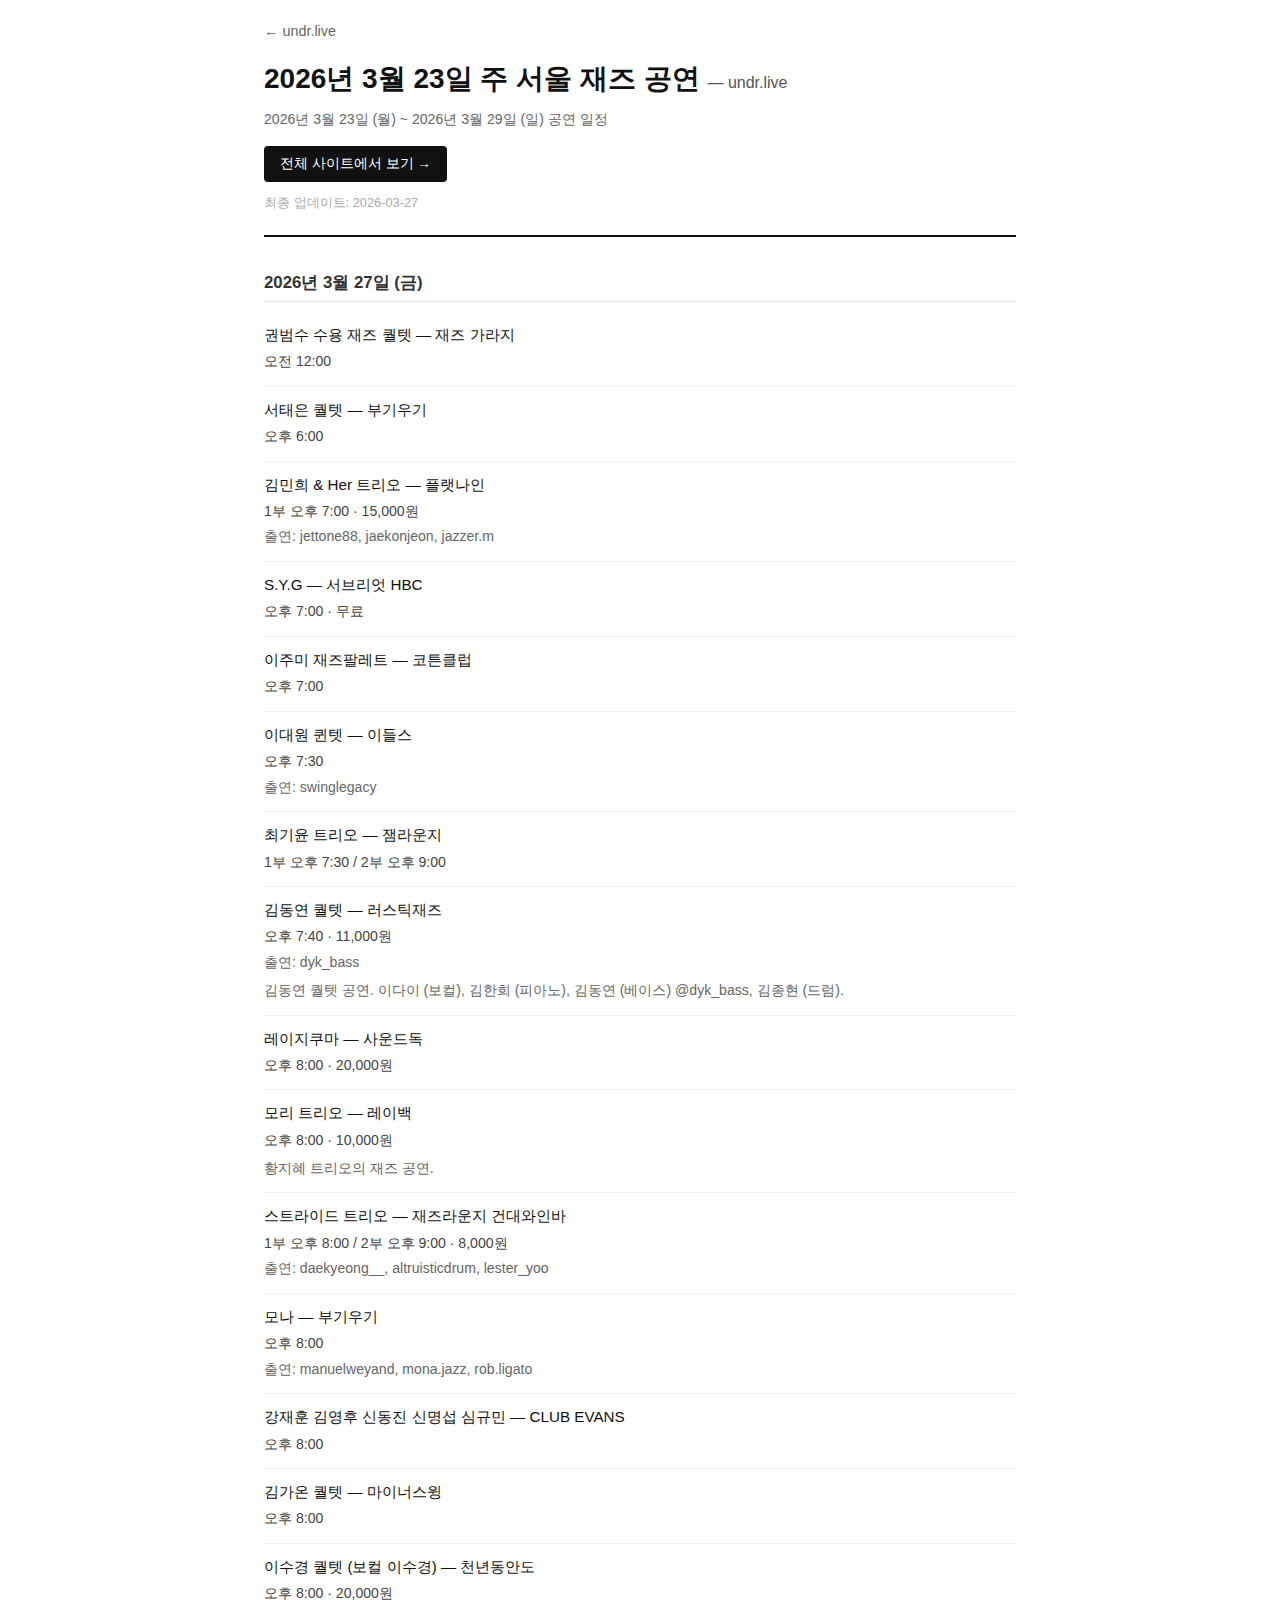
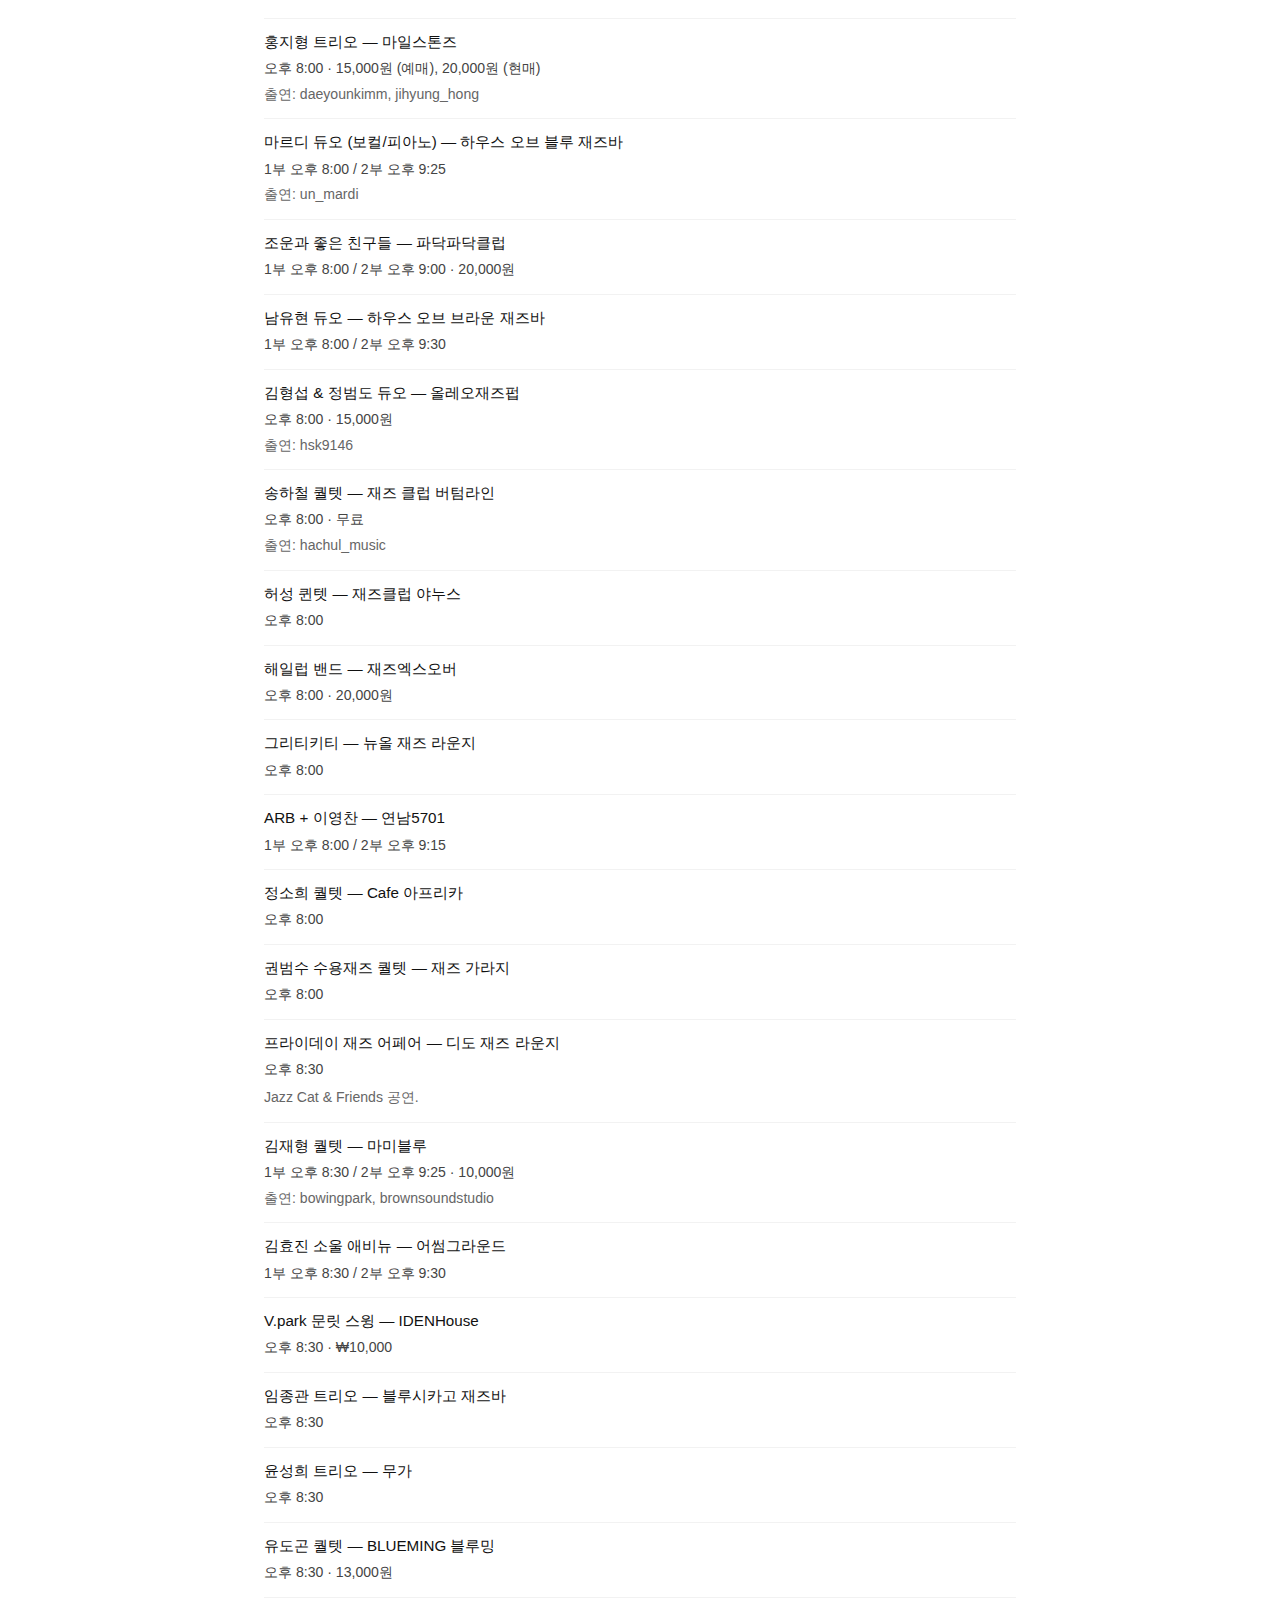
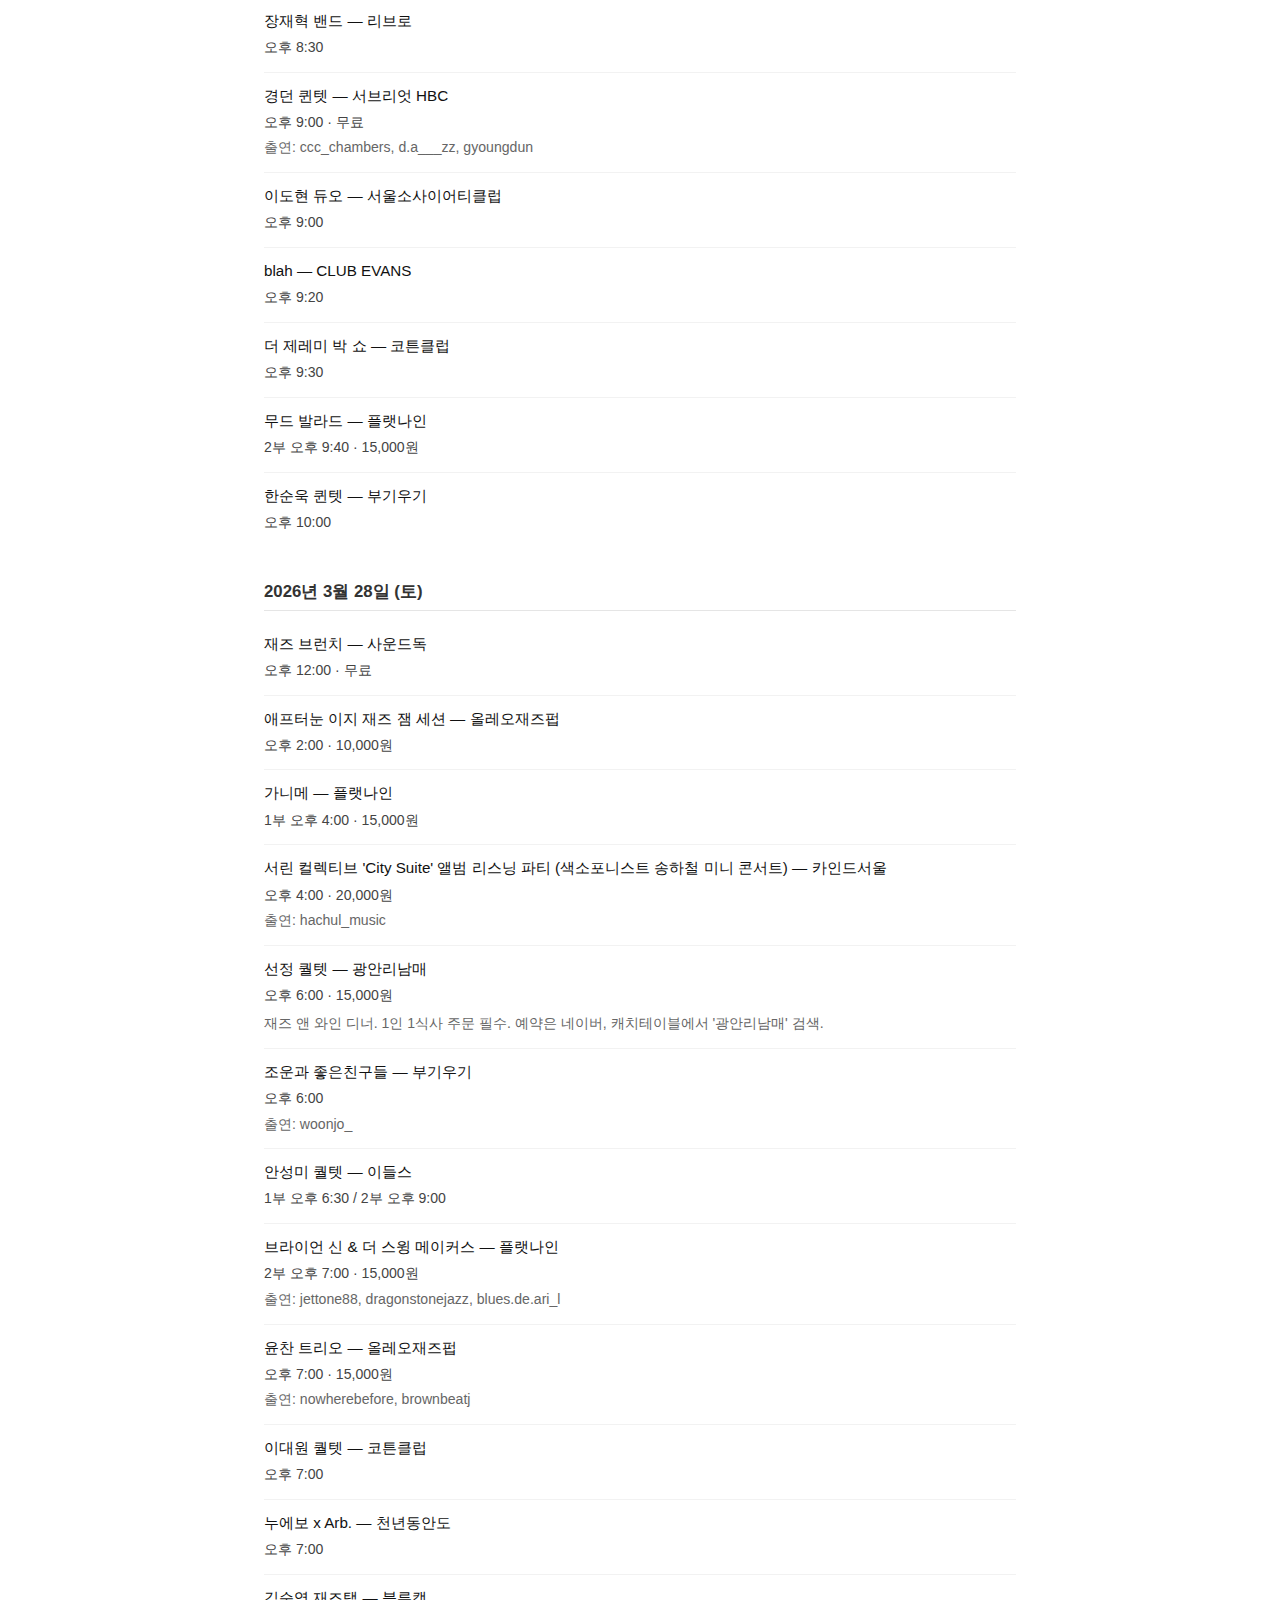
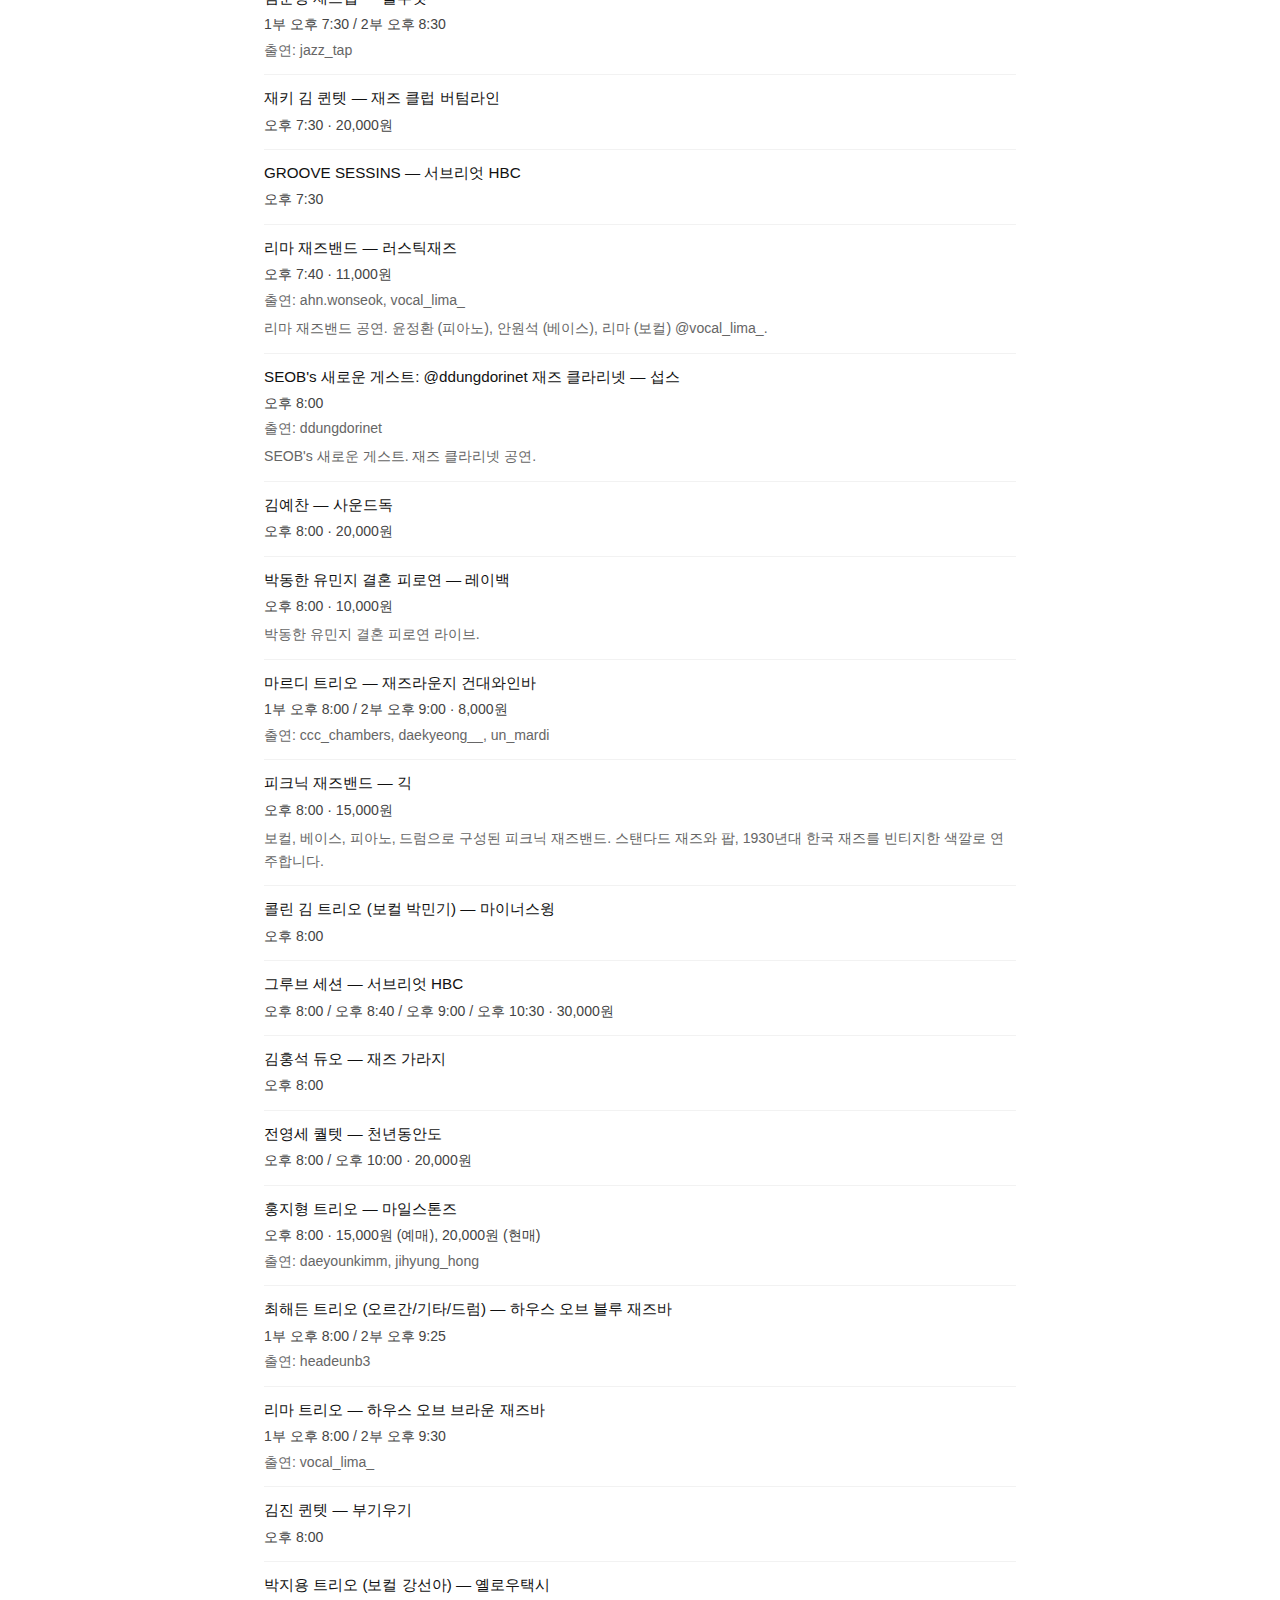
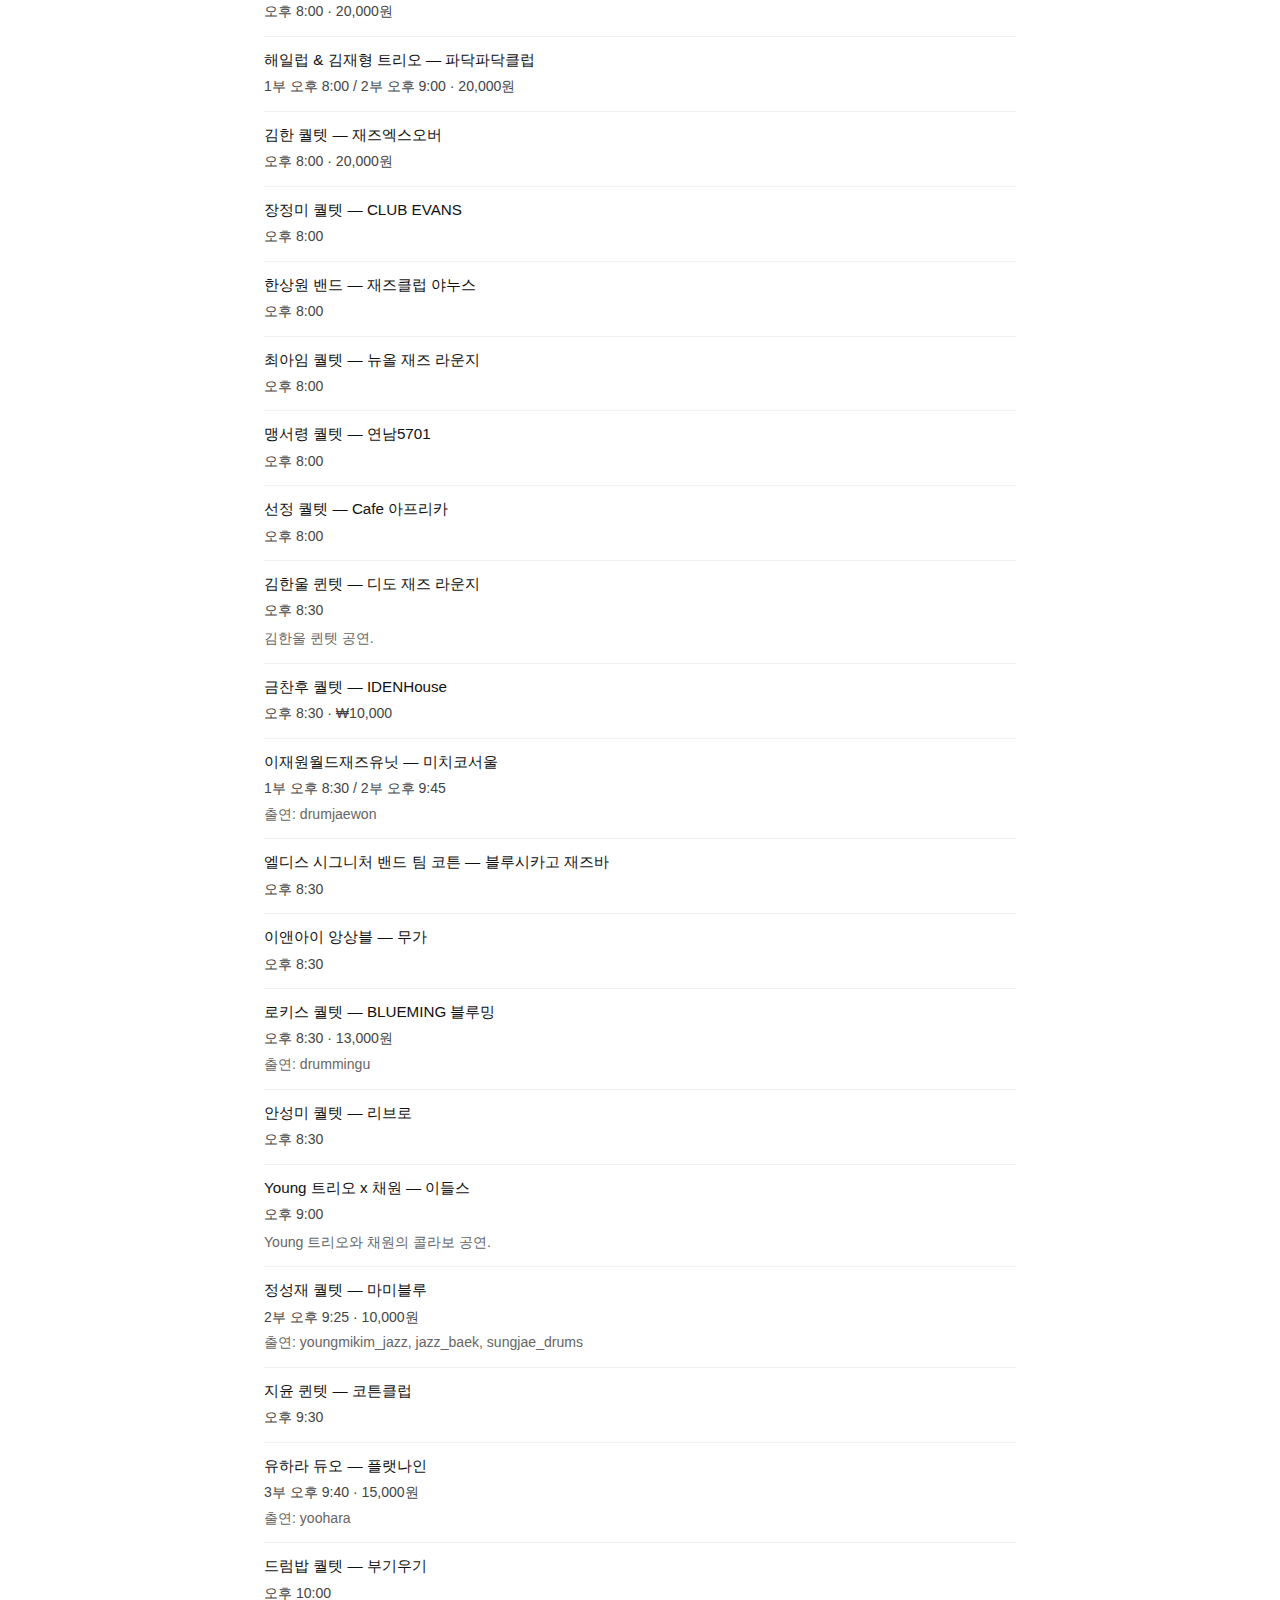
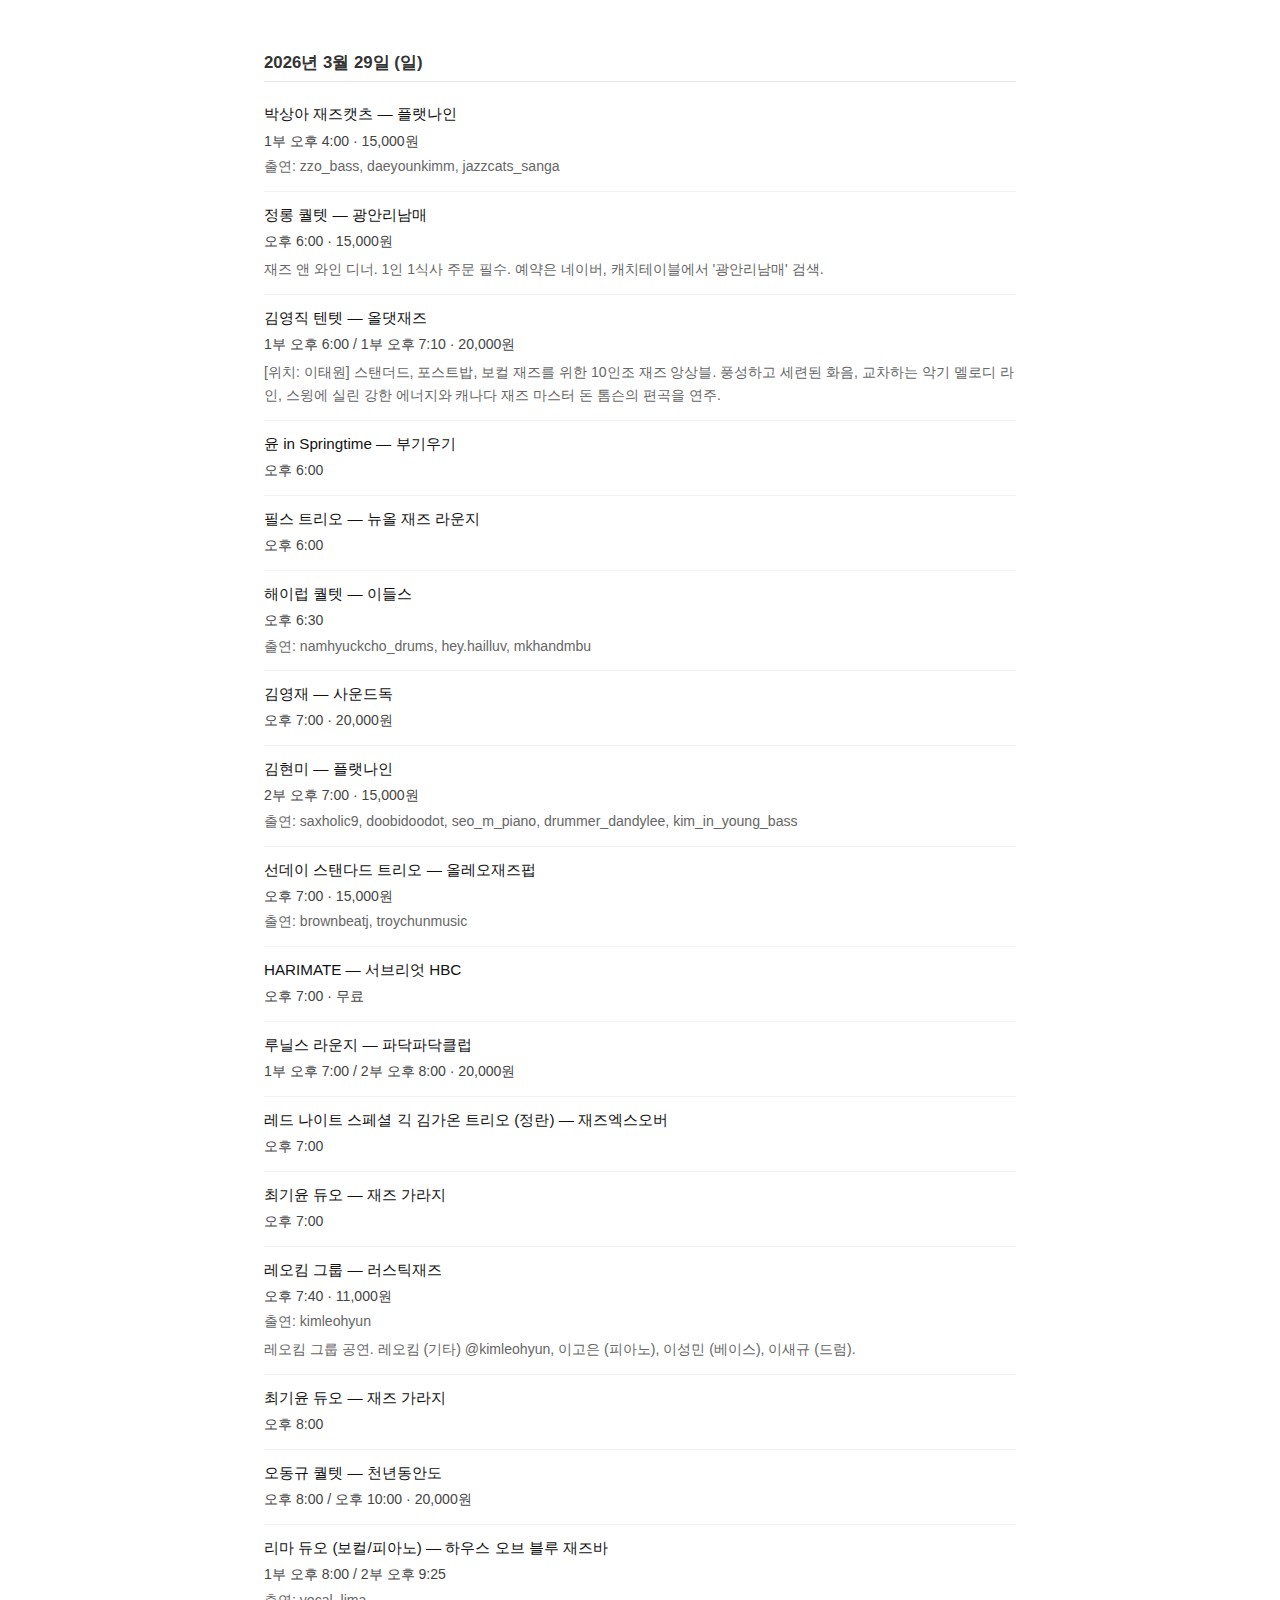
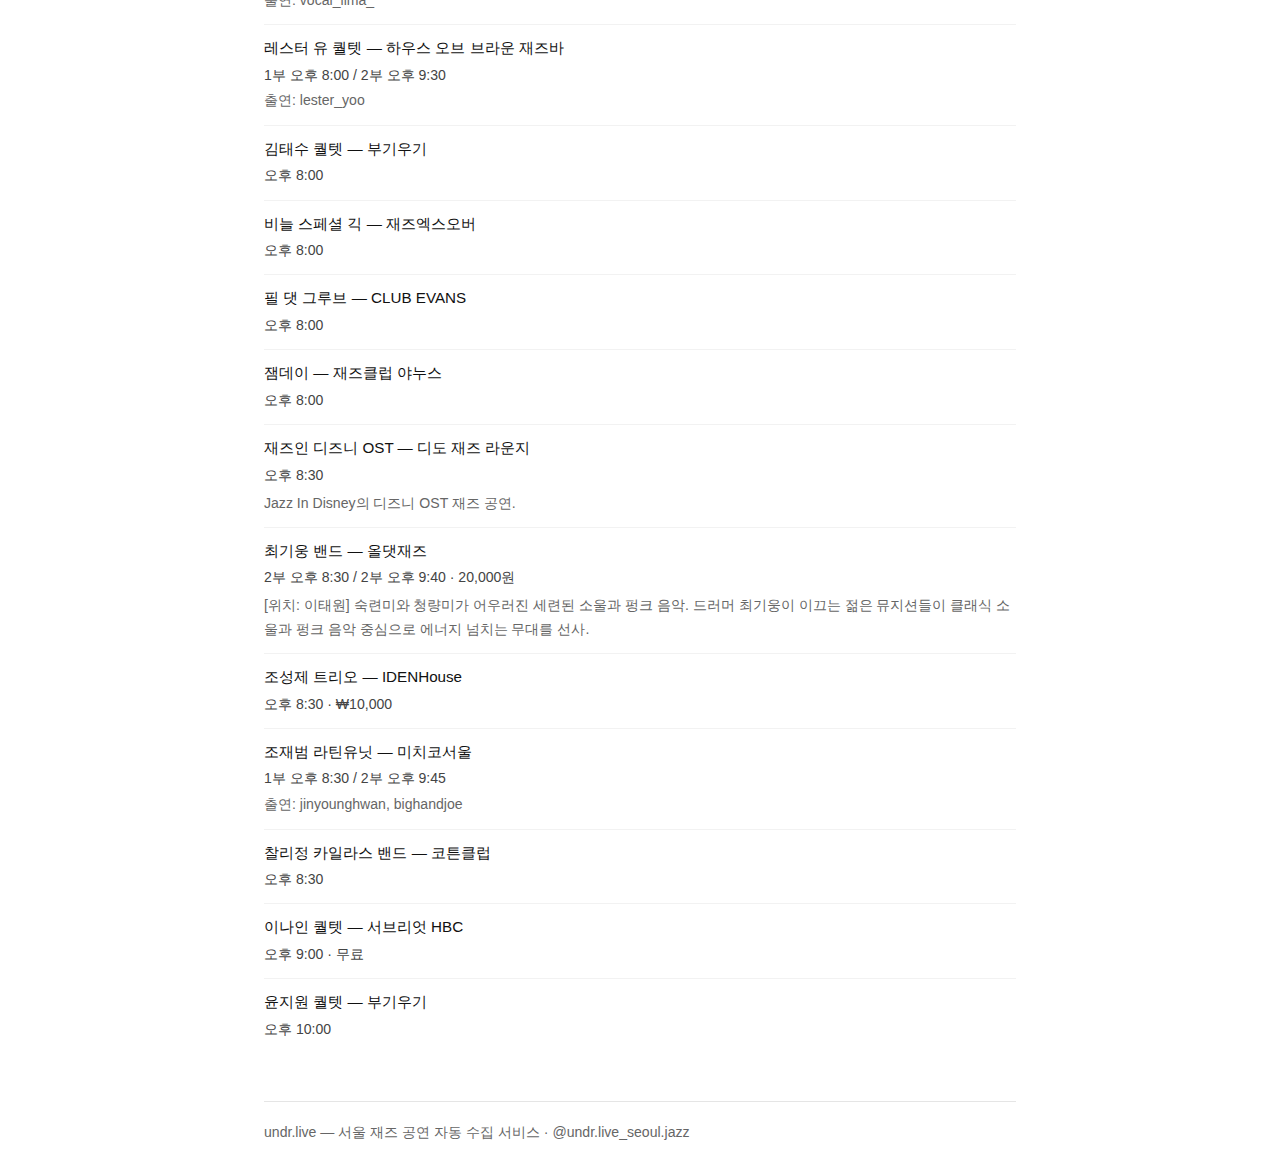
<file: seoul/jazz/digest/2026-03-23/index.html>
<!DOCTYPE html>
<html lang="ko">
<head>
  <meta charset="UTF-8">
  <meta name="viewport" content="width=device-width, initial-scale=1.0">
  <title>2026년 3월 23일 주 서울 재즈 공연</title>
  <meta name="description" content="2026년 3월 23일 주 서울 재즈 공연 일정. 2026년 3월 23일 (월)부터 2026년 3월 29일 (일)까지의 공연을 확인하세요.">
  <link rel="canonical" href="https://undr.live/seoul/jazz/digest/2026-03-23/">
  <meta name="robots" content="index, follow">
  <style>
  *, *::before, *::after { box-sizing: border-box; }
  body {
    font-family: -apple-system, 'Apple SD Gothic Neo', 'Malgun Gothic', sans-serif;
    max-width: 800px; margin: 0 auto; padding: 20px 24px;
    color: #111; line-height: 1.65; background: #fff;
  }
  header { margin-bottom: 2rem; padding-bottom: 1.25rem; border-bottom: 2px solid #111; }
  header p.back { font-size: 0.9rem; margin: 0 0 0.75rem; }
  h1 { font-size: 1.75rem; margin: 0 0 0.4rem; font-weight: 700; }
  h1 small { font-size: 1rem; font-weight: 400; color: #555; }
  h2 { font-size: 1.05rem; font-weight: 600; margin: 2rem 0 0.6rem;
       padding-bottom: 4px; border-bottom: 1px solid #e5e5e5; color: #333; }
  h3 { font-size: 0.95rem; margin: 0 0 0.2rem; font-weight: 500; }
  p { margin: 0.15rem 0; font-size: 0.88rem; color: #666; }
  p.meta { color: #444; }
  p.desc { margin-top: 0.3rem; }
  a { color: inherit; text-decoration: none; }
  a:hover { text-decoration: underline; }
  .event { padding: 10px 0; border-bottom: 1px solid #f2f2f2; }
  .event:last-child { border-bottom: none; }
  .cta {
    display: inline-block; margin-top: 0.75rem;
    padding: 7px 16px; background: #111; color: #fff !important;
    border-radius: 4px; font-size: 0.85rem; font-weight: 500;
    text-decoration: none !important;
  }
  .cta:hover { background: #333; }
  footer { margin-top: 3rem; padding-top: 1rem; border-top: 1px solid #e5e5e5;
           font-size: 0.82rem; color: #999; }
</style>
</head>
<body>
  <header>
    <p class="back"><a href="https://undr.live">← undr.live</a></p>
    <h1>2026년 3월 23일 주 서울 재즈 공연 <small>— undr.live</small></h1>
    <p>2026년 3월 23일 (월) ~ 2026년 3월 29일 (일) 공연 일정</p>
    <a class="cta" href="https://undr.live/seoul/jazz/ko">전체 사이트에서 보기 →</a>
    <p style="margin-top:0.6rem;font-size:0.8rem;color:#aaa">최종 업데이트: 2026-03-27</p>
  </header>
  <main>
    <section>
<h2>2026년 3월 27일 (금)</h2>
<article class="event">
  <h3><a href="https://www.instagram.com/p/DVS7c7DiVxP/" rel="noopener">권범수 수용 재즈 퀄텟</a> — <a href="https://instagram.com/jazzgarage_official" rel="noopener">재즈 가라지</a></h3>
  <p class="meta">오전 12:00</p>
</article>
<article class="event">
  <h3><a href="https://www.instagram.com/p/DWXrZOak3l3/" rel="noopener">서태은 퀄텟</a> — <a href="https://instagram.com/boogiewoogieseoul" rel="noopener">부기우기</a></h3>
  <p class="meta">오후 6:00</p>
</article>
<article class="event">
  <h3><a href="https://www.instagram.com/p/DWV3IxfmFJq/" rel="noopener">김민희 & Her 트리오</a> — <a href="https://instagram.com/flatnine_jazzbar" rel="noopener">플랫나인</a></h3>
  <p class="meta">1부 오후 7:00 · 15,000원</p>
  <p>출연: jettone88, jaekonjeon, jazzer.m</p>
</article>
<article class="event">
  <h3><a href="https://www.instagram.com/p/DWWHpEwE1OX/" rel="noopener">S.Y.G</a> — <a href="https://instagram.com/subriot_hbc" rel="noopener">서브리엇 HBC</a></h3>
  <p class="meta">오후 7:00 · 무료</p>
</article>
<article class="event">
  <h3><a href="https://www.instagram.com/p/DWPqeKMDVYH/" rel="noopener">이주미 재즈팔레트</a> — <a href="https://instagram.com/cottonclub_seoul" rel="noopener">코튼클럽</a></h3>
  <p class="meta">오후 7:00</p>
</article>
<article class="event">
  <h3><a href="https://www.instagram.com/p/DV4soZKEkhP/" rel="noopener">이대원 퀸텟</a> — <a href="https://instagram.com/edls_official" rel="noopener">이들스</a></h3>
  <p class="meta">오후 7:30</p>
  <p>출연: swinglegacy</p>
</article>
<article class="event">
  <h3><a href="https://www.instagram.com/p/DWQiJvOgS-0/" rel="noopener">최기윤 트리오</a> — <a href="https://instagram.com/_jam_lounge" rel="noopener">잼라운지</a></h3>
  <p class="meta">1부 오후 7:30 / 2부 오후 9:00</p>
</article>
<article class="event">
  <h3><a href="https://www.instagram.com/p/DVhvaExEpM0/" rel="noopener">김동연 퀄텟</a> — <a href="https://instagram.com/rustic_jazz" rel="noopener">러스틱재즈</a></h3>
  <p class="meta">오후 7:40 · 11,000원</p>
  <p>출연: dyk_bass</p>
  <p class="desc">김동연 퀄텟 공연. 이다이 (보컬), 김한희 (피아노), 김동연 (베이스) @dyk_bass, 김종현 (드럼).</p>
</article>
<article class="event">
  <h3><a href="https://www.instagram.com/p/DV4hkPhEn0I/" rel="noopener">레이지쿠마</a> — <a href="https://instagram.com/sounddog_jazz" rel="noopener">사운드독</a></h3>
  <p class="meta">오후 8:00 · 20,000원</p>
</article>
<article class="event">
  <h3><a href="https://www.instagram.com/p/DWN_6U2D-iU/" rel="noopener">모리 트리오</a> — <a href="https://instagram.com/laidback2019" rel="noopener">레이백</a></h3>
  <p class="meta">오후 8:00 · 10,000원</p>
  <p class="desc">황지혜 트리오의 재즈 공연.</p>
</article>
<article class="event">
  <h3><a href="https://www.instagram.com/p/DWLtBuME-08/" rel="noopener">스트라이드 트리오</a> — <a href="https://instagram.com/jazzlounge_official" rel="noopener">재즈라운지 건대와인바</a></h3>
  <p class="meta">1부 오후 8:00 / 2부 오후 9:00 · 8,000원</p>
  <p>출연: daekyeong__, altruisticdrum, lester_yoo</p>
</article>
<article class="event">
  <h3><a href="https://www.instagram.com/p/DWXrZOak3l3/" rel="noopener">모나</a> — <a href="https://instagram.com/boogiewoogieseoul" rel="noopener">부기우기</a></h3>
  <p class="meta">오후 8:00</p>
  <p>출연: manuelweyand, mona.jazz, rob.ligato</p>
</article>
<article class="event">
  <h3><a href="https://www.instagram.com/p/DWBcCtfESv9/" rel="noopener">강재훈 김영후 신동진 신명섭 심규민</a> — <a href="https://instagram.com/jazzclub_evans" rel="noopener">CLUB EVANS</a></h3>
  <p class="meta">오후 8:00</p>
</article>
<article class="event">
  <h3><a href="https://www.instagram.com/p/DV8SQKRD3QZ/" rel="noopener">김가온 퀄텟</a> — <a href="https://instagram.com/cafe_minor_swing" rel="noopener">마이너스윙</a></h3>
  <p class="meta">오후 8:00</p>
</article>
<article class="event">
  <h3><a href="https://www.instagram.com/p/DWLf-tCiUiC/" rel="noopener">이수경 퀄텟 (보컬 이수경)</a> — <a href="https://instagram.com/chunnyun.jazz" rel="noopener">천년동안도</a></h3>
  <p class="meta">오후 8:00 · 20,000원</p>
</article>
<article class="event">
  <h3><a href="https://www.instagram.com/p/DWNDE4VE_a3/" rel="noopener">홍지형 트리오</a> — <a href="https://instagram.com/milestones_jazz" rel="noopener">마일스톤즈</a></h3>
  <p class="meta">오후 8:00 · 15,000원 (예매), 20,000원 (현매)</p>
  <p>출연: daeyounkimm, jihyung_hong</p>
</article>
<article class="event">
  <h3><a href="https://www.instagram.com/p/DWNpcX1gSy3/" rel="noopener">마르디 듀오 (보컬/피아노)</a> — <a href="https://instagram.com/houseofblue.seoul" rel="noopener">하우스 오브 블루 재즈바</a></h3>
  <p class="meta">1부 오후 8:00 / 2부 오후 9:25</p>
  <p>출연: un_mardi</p>
</article>
<article class="event">
  <h3><a href="https://www.instagram.com/p/DWOK7dzEtpn/" rel="noopener">조운과 좋은 친구들</a> — <a href="https://instagram.com/pdpdclub" rel="noopener">파닥파닥클럽</a></h3>
  <p class="meta">1부 오후 8:00 / 2부 오후 9:00 · 20,000원</p>
</article>
<article class="event">
  <h3><a href="https://www.instagram.com/p/DWP9-fbk1Fv/" rel="noopener">남유현 듀오</a> — <a href="https://instagram.com/houseofbrown.seoul" rel="noopener">하우스 오브 브라운 재즈바</a></h3>
  <p class="meta">1부 오후 8:00 / 2부 오후 9:30</p>
</article>
<article class="event">
  <h3><a href="https://www.instagram.com/p/DWO--WhAdgY/" rel="noopener">김형섭 & 정범도 듀오</a> — <a href="https://instagram.com/oleojazzpub" rel="noopener">올레오재즈펍</a></h3>
  <p class="meta">오후 8:00 · 15,000원</p>
  <p>출연: hsk9146</p>
</article>
<article class="event">
  <h3><a href="https://www.instagram.com/p/DWWAAjcEeyP/" rel="noopener">송하철 퀄텟</a> — <a href="https://instagram.com/jazzclubbottomline" rel="noopener">재즈 클럽 버텀라인</a></h3>
  <p class="meta">오후 8:00 · 무료</p>
  <p>출연: hachul_music</p>
</article>
<article class="event">
  <h3><a href="https://www.instagram.com/p/DWAq1Onk4q9/" rel="noopener">허성 퀸텟</a> — <a href="https://instagram.com/jazzclub_janus" rel="noopener">재즈클럽 야누스</a></h3>
  <p class="meta">오후 8:00</p>
</article>
<article class="event">
  <h3><a href="https://www.instagram.com/p/DVVgQQzk2Ij/" rel="noopener">해일럽 밴드</a> — <a href="https://instagram.com/jazzxover" rel="noopener">재즈엑스오버</a></h3>
  <p class="meta">오후 8:00 · 20,000원</p>
</article>
<article class="event">
  <h3><a href="https://www.instagram.com/p/DWLlZAok_0r/" rel="noopener">그리티키티</a> — <a href="https://instagram.com/newall_jazz" rel="noopener">뉴올 재즈 라운지</a></h3>
  <p class="meta">오후 8:00</p>
</article>
<article class="event">
  <h3><a href="https://www.instagram.com/p/DWYHXRQgbmU/" rel="noopener">ARB + 이영찬</a> — <a href="https://instagram.com/yeonnam5701" rel="noopener">연남5701</a></h3>
  <p class="meta">1부 오후 8:00 / 2부 오후 9:15</p>
</article>
<article class="event">
  <h3><a href="https://www.instagram.com/p/DVNtIwFD3WP/" rel="noopener">정소희 퀄텟</a> — <a href="https://instagram.com/africa_since1988" rel="noopener">Cafe 아프리카</a></h3>
  <p class="meta">오후 8:00</p>
</article>
<article class="event">
  <h3><a href="https://www.instagram.com/p/DVS7c7DiVxP/" rel="noopener">권범수 수용재즈 퀄텟</a> — <a href="https://instagram.com/jazzgarage_official" rel="noopener">재즈 가라지</a></h3>
  <p class="meta">오후 8:00</p>
</article>
<article class="event">
  <h3><a href="https://www.instagram.com/p/DWWhnbuD2dF/" rel="noopener">프라이데이 재즈 어페어</a> — <a href="https://instagram.com/dido_jazz_lounge" rel="noopener">디도 재즈 라운지</a></h3>
  <p class="meta">오후 8:30</p>
  <p class="desc">Jazz Cat & Friends 공연.</p>
</article>
<article class="event">
  <h3><a href="https://www.instagram.com/p/DWN1qndkQZX/" rel="noopener">김재형 퀄텟</a> — <a href="https://instagram.com/mammy__blue" rel="noopener">마미블루</a></h3>
  <p class="meta">1부 오후 8:30 / 2부 오후 9:25 · 10,000원</p>
  <p>출연: bowingpark, brownsoundstudio</p>
</article>
<article class="event">
  <h3><a href="https://www.instagram.com/p/DWOQt_JjyFe/" rel="noopener">김효진 소울 애비뉴</a> — <a href="https://instagram.com/asome_ground" rel="noopener">어썸그라운드</a></h3>
  <p class="meta">1부 오후 8:30 / 2부 오후 9:30</p>
</article>
<article class="event">
  <h3><a href="https://www.instagram.com/p/DWOhbWyib5x/" rel="noopener">V.park 문릿 스윙</a> — <a href="https://instagram.com/idenhouseinsta" rel="noopener">IDENHouse</a></h3>
  <p class="meta">오후 8:30 · ₩10,000</p>
</article>
<article class="event">
  <h3><a href="https://www.instagram.com/p/DWQWevLgIBa/" rel="noopener">임종관 트리오</a> — <a href="https://instagram.com/bluechicago_jazzbar" rel="noopener">블루시카고 재즈바</a></h3>
  <p class="meta">오후 8:30</p>
</article>
<article class="event">
  <h3><a href="https://www.instagram.com/p/DWQNZtBiVfv/" rel="noopener">윤성희 트리오</a> — <a href="https://instagram.com/muga.misa" rel="noopener">무가</a></h3>
  <p class="meta">오후 8:30</p>
</article>
<article class="event">
  <h3><a href="https://www.instagram.com/p/DWOZZ_2D9Hr/" rel="noopener">유도곤 퀄텟</a> — <a href="https://instagram.com/blueming_jazz" rel="noopener">BLUEMING 블루밍</a></h3>
  <p class="meta">오후 8:30 · 13,000원</p>
</article>
<article class="event">
  <h3><a href="https://www.instagram.com/p/DWXivKRkkHp/" rel="noopener">장재혁 밴드</a> — <a href="https://instagram.com/eulji_libro" rel="noopener">리브로</a></h3>
  <p class="meta">오후 8:30</p>
</article>
<article class="event">
  <h3><a href="https://www.instagram.com/p/DWWHpEwE1OX/" rel="noopener">경던 퀸텟</a> — <a href="https://instagram.com/subriot_hbc" rel="noopener">서브리엇 HBC</a></h3>
  <p class="meta">오후 9:00 · 무료</p>
  <p>출연: ccc_chambers, d.a___zz, gyoungdun</p>
</article>
<article class="event">
  <h3><a href="https://www.instagram.com/p/DWWCZZck8I0/" rel="noopener">이도현 듀오</a> — <a href="https://instagram.com/seoul.society.club" rel="noopener">서울소사이어티클럽</a></h3>
  <p class="meta">오후 9:00</p>
</article>
<article class="event">
  <h3><a href="https://www.instagram.com/p/DWBcCtfESv9/" rel="noopener">blah</a> — <a href="https://instagram.com/jazzclub_evans" rel="noopener">CLUB EVANS</a></h3>
  <p class="meta">오후 9:20</p>
</article>
<article class="event">
  <h3><a href="https://www.instagram.com/p/DWPqeKMDVYH/" rel="noopener">더 제레미 박 쇼</a> — <a href="https://instagram.com/cottonclub_seoul" rel="noopener">코튼클럽</a></h3>
  <p class="meta">오후 9:30</p>
</article>
<article class="event">
  <h3><a href="https://www.instagram.com/p/DWV3IxfmFJq/" rel="noopener">무드 발라드</a> — <a href="https://instagram.com/flatnine_jazzbar" rel="noopener">플랫나인</a></h3>
  <p class="meta">2부 오후 9:40 · 15,000원</p>
</article>
<article class="event">
  <h3><a href="https://www.instagram.com/p/DWXrZOak3l3/" rel="noopener">한순욱 퀸텟</a> — <a href="https://instagram.com/boogiewoogieseoul" rel="noopener">부기우기</a></h3>
  <p class="meta">오후 10:00</p>
</article>
</section><section>
<h2>2026년 3월 28일 (토)</h2>
<article class="event">
  <h3><a href="https://www.instagram.com/p/DWJix7XkqzV/" rel="noopener">재즈 브런치</a> — <a href="https://instagram.com/sounddog_jazz" rel="noopener">사운드독</a></h3>
  <p class="meta">오후 12:00 · 무료</p>
</article>
<article class="event">
  <h3><a href="https://www.instagram.com/p/DWO--WhAdgY/" rel="noopener">애프터눈 이지 재즈 잼 세션</a> — <a href="https://instagram.com/oleojazzpub" rel="noopener">올레오재즈펍</a></h3>
  <p class="meta">오후 2:00 · 10,000원</p>
</article>
<article class="event">
  <h3><a href="https://www.instagram.com/p/DWV3IxfmFJq/" rel="noopener">가니메</a> — <a href="https://instagram.com/flatnine_jazzbar" rel="noopener">플랫나인</a></h3>
  <p class="meta">1부 오후 4:00 · 15,000원</p>
</article>
<article class="event">
  <h3><a href="https://www.instagram.com/p/DWFrUlakgZc/" rel="noopener">서린 컬렉티브 'City Suite' 앨범 리스닝 파티 (색소포니스트 송하철 미니 콘서트)</a> — <a href="https://instagram.com/kindseoul.kr" rel="noopener">카인드서울</a></h3>
  <p class="meta">오후 4:00 · 20,000원</p>
  <p>출연: hachul_music</p>
</article>
<article class="event">
  <h3><a href="https://www.instagram.com/p/DVDOlobkTHg/" rel="noopener">선정 퀄텟</a> — <a href="https://instagram.com/gwangalli_namme" rel="noopener">광안리남매</a></h3>
  <p class="meta">오후 6:00 · 15,000원</p>
  <p class="desc">재즈 앤 와인 디너. 1인 1식사 주문 필수. 예약은 네이버, 캐치테이블에서 '광안리남매' 검색.</p>
</article>
<article class="event">
  <h3><a href="https://www.instagram.com/p/DWQfs_ik5C4/" rel="noopener">조운과 좋은친구들</a> — <a href="https://instagram.com/boogiewoogieseoul" rel="noopener">부기우기</a></h3>
  <p class="meta">오후 6:00</p>
  <p>출연: woonjo_</p>
</article>
<article class="event">
  <h3><a href="https://www.instagram.com/p/DV4soZKEkhP/" rel="noopener">안성미 퀄텟</a> — <a href="https://instagram.com/edls_official" rel="noopener">이들스</a></h3>
  <p class="meta">1부 오후 6:30 / 2부 오후 9:00</p>
</article>
<article class="event">
  <h3><a href="https://www.instagram.com/p/DWV3IxfmFJq/" rel="noopener">브라이언 신 & 더 스윙 메이커스</a> — <a href="https://instagram.com/flatnine_jazzbar" rel="noopener">플랫나인</a></h3>
  <p class="meta">2부 오후 7:00 · 15,000원</p>
  <p>출연: jettone88, dragonstonejazz, blues.de.ari_l</p>
</article>
<article class="event">
  <h3><a href="https://www.instagram.com/p/DWO--WhAdgY/" rel="noopener">윤찬 트리오</a> — <a href="https://instagram.com/oleojazzpub" rel="noopener">올레오재즈펍</a></h3>
  <p class="meta">오후 7:00 · 15,000원</p>
  <p>출연: nowherebefore, brownbeatj</p>
</article>
<article class="event">
  <h3><a href="https://www.instagram.com/p/DWPqeKMDVYH/" rel="noopener">이대원 퀄텟</a> — <a href="https://instagram.com/cottonclub_seoul" rel="noopener">코튼클럽</a></h3>
  <p class="meta">오후 7:00</p>
</article>
<article class="event">
  <h3><a href="https://www.instagram.com/p/DWLf-tCiUiC/" rel="noopener">누에보 x Arb.</a> — <a href="https://instagram.com/chunnyun.jazz" rel="noopener">천년동안도</a></h3>
  <p class="meta">오후 7:00</p>
</article>
<article class="event">
  <h3><a href="https://www.instagram.com/p/DWJfTD0ktVK/" rel="noopener">김순영 재즈탭</a> — <a href="https://instagram.com/bluecat.fezh" rel="noopener">블루캣</a></h3>
  <p class="meta">1부 오후 7:30 / 2부 오후 8:30</p>
  <p>출연: jazz_tap</p>
</article>
<article class="event">
  <h3><a href="https://www.instagram.com/p/DWWAAjcEeyP/" rel="noopener">재키 김 퀸텟</a> — <a href="https://instagram.com/jazzclubbottomline" rel="noopener">재즈 클럽 버텀라인</a></h3>
  <p class="meta">오후 7:30 · 20,000원</p>
</article>
<article class="event">
  <h3><a href="https://www.instagram.com/p/DWRE90xE_AJ/" rel="noopener">GROOVE SESSINS</a> — <a href="https://instagram.com/subriot_hbc" rel="noopener">서브리엇 HBC</a></h3>
  <p class="meta">오후 7:30</p>
</article>
<article class="event">
  <h3><a href="https://www.instagram.com/p/DVhvaExEpM0/" rel="noopener">리마 재즈밴드</a> — <a href="https://instagram.com/rustic_jazz" rel="noopener">러스틱재즈</a></h3>
  <p class="meta">오후 7:40 · 11,000원</p>
  <p>출연: ahn.wonseok, vocal_lima_</p>
  <p class="desc">리마 재즈밴드 공연. 윤정환 (피아노), 안원석 (베이스), 리마 (보컬) @vocal_lima_.</p>
</article>
<article class="event">
  <h3><a href="https://www.instagram.com/p/DVGPGBhEhIv/" rel="noopener">SEOB's 새로운 게스트: @ddungdorinet 재즈 클라리넷</a> — <a href="https://instagram.com/seobs_bar" rel="noopener">섭스</a></h3>
  <p class="meta">오후 8:00</p>
  <p>출연: ddungdorinet</p>
  <p class="desc">SEOB's 새로운 게스트. 재즈 클라리넷 공연.</p>
</article>
<article class="event">
  <h3><a href="https://www.instagram.com/p/DV4hkPhEn0I/" rel="noopener">김예찬</a> — <a href="https://instagram.com/sounddog_jazz" rel="noopener">사운드독</a></h3>
  <p class="meta">오후 8:00 · 20,000원</p>
</article>
<article class="event">
  <h3><a href="https://www.instagram.com/p/DVQuRmoD-hV/" rel="noopener">박동한 유민지 결혼 피로연</a> — <a href="https://instagram.com/laidback2019" rel="noopener">레이백</a></h3>
  <p class="meta">오후 8:00 · 10,000원</p>
  <p class="desc">박동한 유민지 결혼 피로연 라이브.</p>
</article>
<article class="event">
  <h3><a href="https://www.instagram.com/p/DWLuTneExOq/" rel="noopener">마르디 트리오</a> — <a href="https://instagram.com/jazzlounge_official" rel="noopener">재즈라운지 건대와인바</a></h3>
  <p class="meta">1부 오후 8:00 / 2부 오후 9:00 · 8,000원</p>
  <p>출연: ccc_chambers, daekyeong__, un_mardi</p>
</article>
<article class="event">
  <h3><a href="https://www.instagram.com/p/DVkelu1kdSF/" rel="noopener">피크닉 재즈밴드</a> — <a href="https://instagram.com/cafe_gig" rel="noopener">긱</a></h3>
  <p class="meta">오후 8:00 · 15,000원</p>
  <p class="desc">보컬, 베이스, 피아노, 드럼으로 구성된 피크닉 재즈밴드. 스탠다드 재즈와 팝, 1930년대 한국 재즈를 빈티지한 색깔로 연주합니다.</p>
</article>
<article class="event">
  <h3><a href="https://www.instagram.com/p/DV8SQKRD3QZ/" rel="noopener">콜린 김 트리오 (보컬 박민기)</a> — <a href="https://instagram.com/cafe_minor_swing" rel="noopener">마이너스윙</a></h3>
  <p class="meta">오후 8:00</p>
</article>
<article class="event">
  <h3><a href="https://www.instagram.com/p/DV6Ccu8EyyG/" rel="noopener">그루브 세션</a> — <a href="https://instagram.com/subriot_hbc" rel="noopener">서브리엇 HBC</a></h3>
  <p class="meta">오후 8:00 / 오후 8:40 / 오후 9:00 / 오후 10:30 · 30,000원</p>
</article>
<article class="event">
  <h3><a href="https://www.instagram.com/p/DVS7c7DiVxP/" rel="noopener">김홍석 듀오</a> — <a href="https://instagram.com/jazzgarage_official" rel="noopener">재즈 가라지</a></h3>
  <p class="meta">오후 8:00</p>
</article>
<article class="event">
  <h3><a href="https://www.instagram.com/p/DWLf-tCiUiC/" rel="noopener">전영세 퀄텟</a> — <a href="https://instagram.com/chunnyun.jazz" rel="noopener">천년동안도</a></h3>
  <p class="meta">오후 8:00 / 오후 10:00 · 20,000원</p>
</article>
<article class="event">
  <h3><a href="https://www.instagram.com/p/DWNDE4VE_a3/" rel="noopener">홍지형 트리오</a> — <a href="https://instagram.com/milestones_jazz" rel="noopener">마일스톤즈</a></h3>
  <p class="meta">오후 8:00 · 15,000원 (예매), 20,000원 (현매)</p>
  <p>출연: daeyounkimm, jihyung_hong</p>
</article>
<article class="event">
  <h3><a href="https://www.instagram.com/p/DWNpcX1gSy3/" rel="noopener">최해든 트리오 (오르간/기타/드럼)</a> — <a href="https://instagram.com/houseofblue.seoul" rel="noopener">하우스 오브 블루 재즈바</a></h3>
  <p class="meta">1부 오후 8:00 / 2부 오후 9:25</p>
  <p>출연: headeunb3</p>
</article>
<article class="event">
  <h3><a href="https://www.instagram.com/p/DWP9-fbk1Fv/" rel="noopener">리마 트리오</a> — <a href="https://instagram.com/houseofbrown.seoul" rel="noopener">하우스 오브 브라운 재즈바</a></h3>
  <p class="meta">1부 오후 8:00 / 2부 오후 9:30</p>
  <p>출연: vocal_lima_</p>
</article>
<article class="event">
  <h3><a href="https://www.instagram.com/p/DWQfs_ik5C4/" rel="noopener">김진 퀸텟</a> — <a href="https://instagram.com/boogiewoogieseoul" rel="noopener">부기우기</a></h3>
  <p class="meta">오후 8:00</p>
</article>
<article class="event">
  <h3><a href="https://www.instagram.com/p/DWRpgaokxKM/" rel="noopener">박지용 트리오 (보컬 강선아)</a> — <a href="https://instagram.com/yellow___taxi" rel="noopener">옐로우택시</a></h3>
  <p class="meta">오후 8:00 · 20,000원</p>
</article>
<article class="event">
  <h3><a href="https://www.instagram.com/p/DWSqJ5EIBx8/" rel="noopener">해일럽 & 김재형 트리오</a> — <a href="https://instagram.com/pdpdclub" rel="noopener">파닥파닥클럽</a></h3>
  <p class="meta">1부 오후 8:00 / 2부 오후 9:00 · 20,000원</p>
</article>
<article class="event">
  <h3><a href="https://www.instagram.com/p/DVVgQQzk2Ij/" rel="noopener">김한 퀄텟</a> — <a href="https://instagram.com/jazzxover" rel="noopener">재즈엑스오버</a></h3>
  <p class="meta">오후 8:00 · 20,000원</p>
</article>
<article class="event">
  <h3><a href="https://www.instagram.com/p/DWBCMvdkVeZ/" rel="noopener">장정미 퀄텟</a> — <a href="https://instagram.com/jazzclub_evans" rel="noopener">CLUB EVANS</a></h3>
  <p class="meta">오후 8:00</p>
</article>
<article class="event">
  <h3><a href="https://www.instagram.com/p/DWAq1Onk4q9/" rel="noopener">한상원 밴드</a> — <a href="https://instagram.com/jazzclub_janus" rel="noopener">재즈클럽 야누스</a></h3>
  <p class="meta">오후 8:00</p>
</article>
<article class="event">
  <h3><a href="https://www.instagram.com/p/DWLlZAok_0r/" rel="noopener">최아임 퀄텟</a> — <a href="https://instagram.com/newall_jazz" rel="noopener">뉴올 재즈 라운지</a></h3>
  <p class="meta">오후 8:00</p>
</article>
<article class="event">
  <h3><a href="https://www.instagram.com/p/DWJOs-aAVsd/" rel="noopener">맹서령 퀄텟</a> — <a href="https://instagram.com/yeonnam5701" rel="noopener">연남5701</a></h3>
  <p class="meta">오후 8:00</p>
</article>
<article class="event">
  <h3><a href="https://www.instagram.com/p/DVNtIwFD3WP/" rel="noopener">선정 퀄텟</a> — <a href="https://instagram.com/africa_since1988" rel="noopener">Cafe 아프리카</a></h3>
  <p class="meta">오후 8:00</p>
</article>
<article class="event">
  <h3><a href="https://www.instagram.com/p/DUnP59GD_pN/" rel="noopener">김한울 퀸텟</a> — <a href="https://instagram.com/dido_jazz_lounge" rel="noopener">디도 재즈 라운지</a></h3>
  <p class="meta">오후 8:30</p>
  <p class="desc">김한울 퀸텟 공연.</p>
</article>
<article class="event">
  <h3><a href="https://www.instagram.com/p/DWOhbWyib5x/" rel="noopener">금찬후 퀄텟</a> — <a href="https://instagram.com/idenhouseinsta" rel="noopener">IDENHouse</a></h3>
  <p class="meta">오후 8:30 · ₩10,000</p>
</article>
<article class="event">
  <h3><a href="https://www.instagram.com/p/DWPzU94khBg/" rel="noopener">이재원월드재즈유닛</a> — <a href="https://instagram.com/michiko.seoul_official" rel="noopener">미치코서울</a></h3>
  <p class="meta">1부 오후 8:30 / 2부 오후 9:45</p>
  <p>출연: drumjaewon</p>
</article>
<article class="event">
  <h3><a href="https://www.instagram.com/p/DWQdr-WAEUf/" rel="noopener">엘디스 시그니처 밴드 팀 코튼</a> — <a href="https://instagram.com/bluechicago_jazzbar" rel="noopener">블루시카고 재즈바</a></h3>
  <p class="meta">오후 8:30</p>
</article>
<article class="event">
  <h3><a href="https://www.instagram.com/p/DWQNCdhCZeS/" rel="noopener">이앤아이 앙상블</a> — <a href="https://instagram.com/muga.misa" rel="noopener">무가</a></h3>
  <p class="meta">오후 8:30</p>
</article>
<article class="event">
  <h3><a href="https://www.instagram.com/p/DWQ-Iwrj0mZ/" rel="noopener">로키스 퀄텟</a> — <a href="https://instagram.com/blueming_jazz" rel="noopener">BLUEMING 블루밍</a></h3>
  <p class="meta">오후 8:30 · 13,000원</p>
  <p>출연: drummingu</p>
</article>
<article class="event">
  <h3><a href="https://www.instagram.com/p/DWXizgRkh3i/" rel="noopener">안성미 퀄텟</a> — <a href="https://instagram.com/eulji_libro" rel="noopener">리브로</a></h3>
  <p class="meta">오후 8:30</p>
</article>
<article class="event">
  <h3><a href="https://www.instagram.com/p/DVPhZxhEvZE/" rel="noopener">Young 트리오 x 채원</a> — <a href="https://instagram.com/edls_official" rel="noopener">이들스</a></h3>
  <p class="meta">오후 9:00</p>
  <p class="desc">Young 트리오와 채원의 콜라보 공연.</p>
</article>
<article class="event">
  <h3><a href="https://www.instagram.com/p/DWN12_IEQFp/" rel="noopener">정성재 퀄텟</a> — <a href="https://instagram.com/mammy__blue" rel="noopener">마미블루</a></h3>
  <p class="meta">2부 오후 9:25 · 10,000원</p>
  <p>출연: youngmikim_jazz, jazz_baek, sungjae_drums</p>
</article>
<article class="event">
  <h3><a href="https://www.instagram.com/p/DWPqeKMDVYH/" rel="noopener">지윤 퀸텟</a> — <a href="https://instagram.com/cottonclub_seoul" rel="noopener">코튼클럽</a></h3>
  <p class="meta">오후 9:30</p>
</article>
<article class="event">
  <h3><a href="https://www.instagram.com/p/DWV3IxfmFJq/" rel="noopener">유하라 듀오</a> — <a href="https://instagram.com/flatnine_jazzbar" rel="noopener">플랫나인</a></h3>
  <p class="meta">3부 오후 9:40 · 15,000원</p>
  <p>출연: yoohara</p>
</article>
<article class="event">
  <h3><a href="https://www.instagram.com/p/DWQfs_ik5C4/" rel="noopener">드럼밥 퀄텟</a> — <a href="https://instagram.com/boogiewoogieseoul" rel="noopener">부기우기</a></h3>
  <p class="meta">오후 10:00</p>
</article>
</section><section>
<h2>2026년 3월 29일 (일)</h2>
<article class="event">
  <h3><a href="https://www.instagram.com/p/DWV3IxfmFJq/" rel="noopener">박상아 재즈캣츠</a> — <a href="https://instagram.com/flatnine_jazzbar" rel="noopener">플랫나인</a></h3>
  <p class="meta">1부 오후 4:00 · 15,000원</p>
  <p>출연: zzo_bass, daeyounkimm, jazzcats_sanga</p>
</article>
<article class="event">
  <h3><a href="https://www.instagram.com/p/DVDOlobkTHg/" rel="noopener">정롱 퀄텟</a> — <a href="https://instagram.com/gwangalli_namme" rel="noopener">광안리남매</a></h3>
  <p class="meta">오후 6:00 · 15,000원</p>
  <p class="desc">재즈 앤 와인 디너. 1인 1식사 주문 필수. 예약은 네이버, 캐치테이블에서 '광안리남매' 검색.</p>
</article>
<article class="event">
  <h3><a href="https://www.instagram.com/p/DVsKzuAkQyA/" rel="noopener">김영직 텐텟</a> — <a href="https://instagram.com/allthatjazz_itaewon" rel="noopener">올댓재즈</a></h3>
  <p class="meta">1부 오후 6:00 / 1부 오후 7:10 · 20,000원</p>
  <p class="desc">[위치: 이태원] 스탠더드, 포스트밥, 보컬 재즈를 위한 10인조 재즈 앙상블. 풍성하고 세련된 화음, 교차하는 악기 멜로디 라인, 스윙에 실린 강한 에너지와 캐나다 재즈 마스터 돈 톰슨의 편곡을 연주.</p>
</article>
<article class="event">
  <h3><a href="https://www.instagram.com/p/DWQfs_ik5C4/" rel="noopener">윤 in Springtime</a> — <a href="https://instagram.com/boogiewoogieseoul" rel="noopener">부기우기</a></h3>
  <p class="meta">오후 6:00</p>
</article>
<article class="event">
  <h3><a href="https://www.instagram.com/p/DWLlZAok_0r/" rel="noopener">필스 트리오</a> — <a href="https://instagram.com/newall_jazz" rel="noopener">뉴올 재즈 라운지</a></h3>
  <p class="meta">오후 6:00</p>
</article>
<article class="event">
  <h3><a href="https://www.instagram.com/p/DV4soZKEkhP/" rel="noopener">해이럽 퀄텟</a> — <a href="https://instagram.com/edls_official" rel="noopener">이들스</a></h3>
  <p class="meta">오후 6:30</p>
  <p>출연: namhyuckcho_drums, hey.hailluv, mkhandmbu</p>
</article>
<article class="event">
  <h3><a href="https://www.instagram.com/p/DV4hkPhEn0I/" rel="noopener">김영재</a> — <a href="https://instagram.com/sounddog_jazz" rel="noopener">사운드독</a></h3>
  <p class="meta">오후 7:00 · 20,000원</p>
</article>
<article class="event">
  <h3><a href="https://www.instagram.com/p/DWV3IxfmFJq/" rel="noopener">김현미</a> — <a href="https://instagram.com/flatnine_jazzbar" rel="noopener">플랫나인</a></h3>
  <p class="meta">2부 오후 7:00 · 15,000원</p>
  <p>출연: saxholic9, doobidoodot, seo_m_piano, drummer_dandylee, kim_in_young_bass</p>
</article>
<article class="event">
  <h3><a href="https://www.instagram.com/p/DWO--WhAdgY/" rel="noopener">선데이 스탠다드 트리오</a> — <a href="https://instagram.com/oleojazzpub" rel="noopener">올레오재즈펍</a></h3>
  <p class="meta">오후 7:00 · 15,000원</p>
  <p>출연: brownbeatj, troychunmusic</p>
</article>
<article class="event">
  <h3><a href="https://www.instagram.com/p/DWRE90xE_AJ/" rel="noopener">HARIMATE</a> — <a href="https://instagram.com/subriot_hbc" rel="noopener">서브리엇 HBC</a></h3>
  <p class="meta">오후 7:00 · 무료</p>
</article>
<article class="event">
  <h3><a href="https://www.instagram.com/p/DWSqkg-Et73/" rel="noopener">루닐스 라운지</a> — <a href="https://instagram.com/pdpdclub" rel="noopener">파닥파닥클럽</a></h3>
  <p class="meta">1부 오후 7:00 / 2부 오후 8:00 · 20,000원</p>
</article>
<article class="event">
  <h3><a href="https://www.instagram.com/p/DWJgonxk1KN/" rel="noopener">레드 나이트 스페셜 긱 김가온 트리오 (정란)</a> — <a href="https://instagram.com/jazzxover" rel="noopener">재즈엑스오버</a></h3>
  <p class="meta">오후 7:00</p>
</article>
<article class="event">
  <h3><a href="https://www.instagram.com/p/DVS7c7DiVxP/" rel="noopener">최기윤 듀오</a> — <a href="https://instagram.com/jazzgarage_official" rel="noopener">재즈 가라지</a></h3>
  <p class="meta">오후 7:00</p>
</article>
<article class="event">
  <h3><a href="https://www.instagram.com/p/DVhvaExEpM0/" rel="noopener">레오킴 그룹</a> — <a href="https://instagram.com/rustic_jazz" rel="noopener">러스틱재즈</a></h3>
  <p class="meta">오후 7:40 · 11,000원</p>
  <p>출연: kimleohyun</p>
  <p class="desc">레오킴 그룹 공연. 레오킴 (기타) @kimleohyun, 이고은 (피아노), 이성민 (베이스), 이새규 (드럼).</p>
</article>
<article class="event">
  <h3><a href="https://www.instagram.com/p/DVS7c7DiVxP/" rel="noopener">최기윤 듀오</a> — <a href="https://instagram.com/jazzgarage_official" rel="noopener">재즈 가라지</a></h3>
  <p class="meta">오후 8:00</p>
</article>
<article class="event">
  <h3><a href="https://www.instagram.com/p/DWLf-tCiUiC/" rel="noopener">오동규 퀄텟</a> — <a href="https://instagram.com/chunnyun.jazz" rel="noopener">천년동안도</a></h3>
  <p class="meta">오후 8:00 / 오후 10:00 · 20,000원</p>
</article>
<article class="event">
  <h3><a href="https://www.instagram.com/p/DWNpcX1gSy3/" rel="noopener">리마 듀오 (보컬/피아노)</a> — <a href="https://instagram.com/houseofblue.seoul" rel="noopener">하우스 오브 블루 재즈바</a></h3>
  <p class="meta">1부 오후 8:00 / 2부 오후 9:25</p>
  <p>출연: vocal_lima_</p>
</article>
<article class="event">
  <h3><a href="https://www.instagram.com/p/DWP9-fbk1Fv/" rel="noopener">레스터 유 퀄텟</a> — <a href="https://instagram.com/houseofbrown.seoul" rel="noopener">하우스 오브 브라운 재즈바</a></h3>
  <p class="meta">1부 오후 8:00 / 2부 오후 9:30</p>
  <p>출연: lester_yoo</p>
</article>
<article class="event">
  <h3><a href="https://www.instagram.com/p/DWQfs_ik5C4/" rel="noopener">김태수 퀄텟</a> — <a href="https://instagram.com/boogiewoogieseoul" rel="noopener">부기우기</a></h3>
  <p class="meta">오후 8:00</p>
</article>
<article class="event">
  <h3><a href="https://www.instagram.com/p/DWWjfICiThs/" rel="noopener">비늘 스페셜 긱</a> — <a href="https://instagram.com/jazzxover" rel="noopener">재즈엑스오버</a></h3>
  <p class="meta">오후 8:00</p>
</article>
<article class="event">
  <h3><a href="https://www.instagram.com/p/DWBCMvdkVeZ/" rel="noopener">필 댓 그루브</a> — <a href="https://instagram.com/jazzclub_evans" rel="noopener">CLUB EVANS</a></h3>
  <p class="meta">오후 8:00</p>
</article>
<article class="event">
  <h3><a href="https://www.instagram.com/p/DWAq1Onk4q9/" rel="noopener">잼데이</a> — <a href="https://instagram.com/jazzclub_janus" rel="noopener">재즈클럽 야누스</a></h3>
  <p class="meta">오후 8:00</p>
</article>
<article class="event">
  <h3><a href="https://www.instagram.com/p/DUnP59GD_pN/" rel="noopener">재즈인 디즈니 OST</a> — <a href="https://instagram.com/dido_jazz_lounge" rel="noopener">디도 재즈 라운지</a></h3>
  <p class="meta">오후 8:30</p>
  <p class="desc">Jazz In Disney의 디즈니 OST 재즈 공연.</p>
</article>
<article class="event">
  <h3><a href="https://www.instagram.com/p/DVsKzuAkQyA/" rel="noopener">최기웅 밴드</a> — <a href="https://instagram.com/allthatjazz_itaewon" rel="noopener">올댓재즈</a></h3>
  <p class="meta">2부 오후 8:30 / 2부 오후 9:40 · 20,000원</p>
  <p class="desc">[위치: 이태원] 숙련미와 청량미가 어우러진 세련된 소울과 펑크 음악. 드러머 최기웅이 이끄는 젊은 뮤지션들이 클래식 소울과 펑크 음악 중심으로 에너지 넘치는 무대를 선사.</p>
</article>
<article class="event">
  <h3><a href="https://www.instagram.com/p/DWOhbWyib5x/" rel="noopener">조성제 트리오</a> — <a href="https://instagram.com/idenhouseinsta" rel="noopener">IDENHouse</a></h3>
  <p class="meta">오후 8:30 · ₩10,000</p>
</article>
<article class="event">
  <h3><a href="https://www.instagram.com/p/DWPzyrdkjvr/" rel="noopener">조재범 라틴유닛</a> — <a href="https://instagram.com/michiko.seoul_official" rel="noopener">미치코서울</a></h3>
  <p class="meta">1부 오후 8:30 / 2부 오후 9:45</p>
  <p>출연: jinyounghwan, bighandjoe</p>
</article>
<article class="event">
  <h3><a href="https://www.instagram.com/p/DWPrRpDjeNd/" rel="noopener">찰리정 카일라스 밴드</a> — <a href="https://instagram.com/cottonclub_seoul" rel="noopener">코튼클럽</a></h3>
  <p class="meta">오후 8:30</p>
</article>
<article class="event">
  <h3><a href="https://www.instagram.com/p/DWRE90xE_AJ/" rel="noopener">이나인 퀄텟</a> — <a href="https://instagram.com/subriot_hbc" rel="noopener">서브리엇 HBC</a></h3>
  <p class="meta">오후 9:00 · 무료</p>
</article>
<article class="event">
  <h3><a href="https://www.instagram.com/p/DWQfs_ik5C4/" rel="noopener">윤지원 퀄텟</a> — <a href="https://instagram.com/boogiewoogieseoul" rel="noopener">부기우기</a></h3>
  <p class="meta">오후 10:00</p>
</article>
</section>
  </main>
  <footer>
    <p>
      <a href="https://undr.live">undr.live</a> — 서울 재즈 공연 자동 수집 서비스 ·
      <a href="https://instagram.com/undr.live_seoul.jazz" rel="noopener">@undr.live_seoul.jazz</a>
    </p>
  </footer>
</body>
</html>
</file>
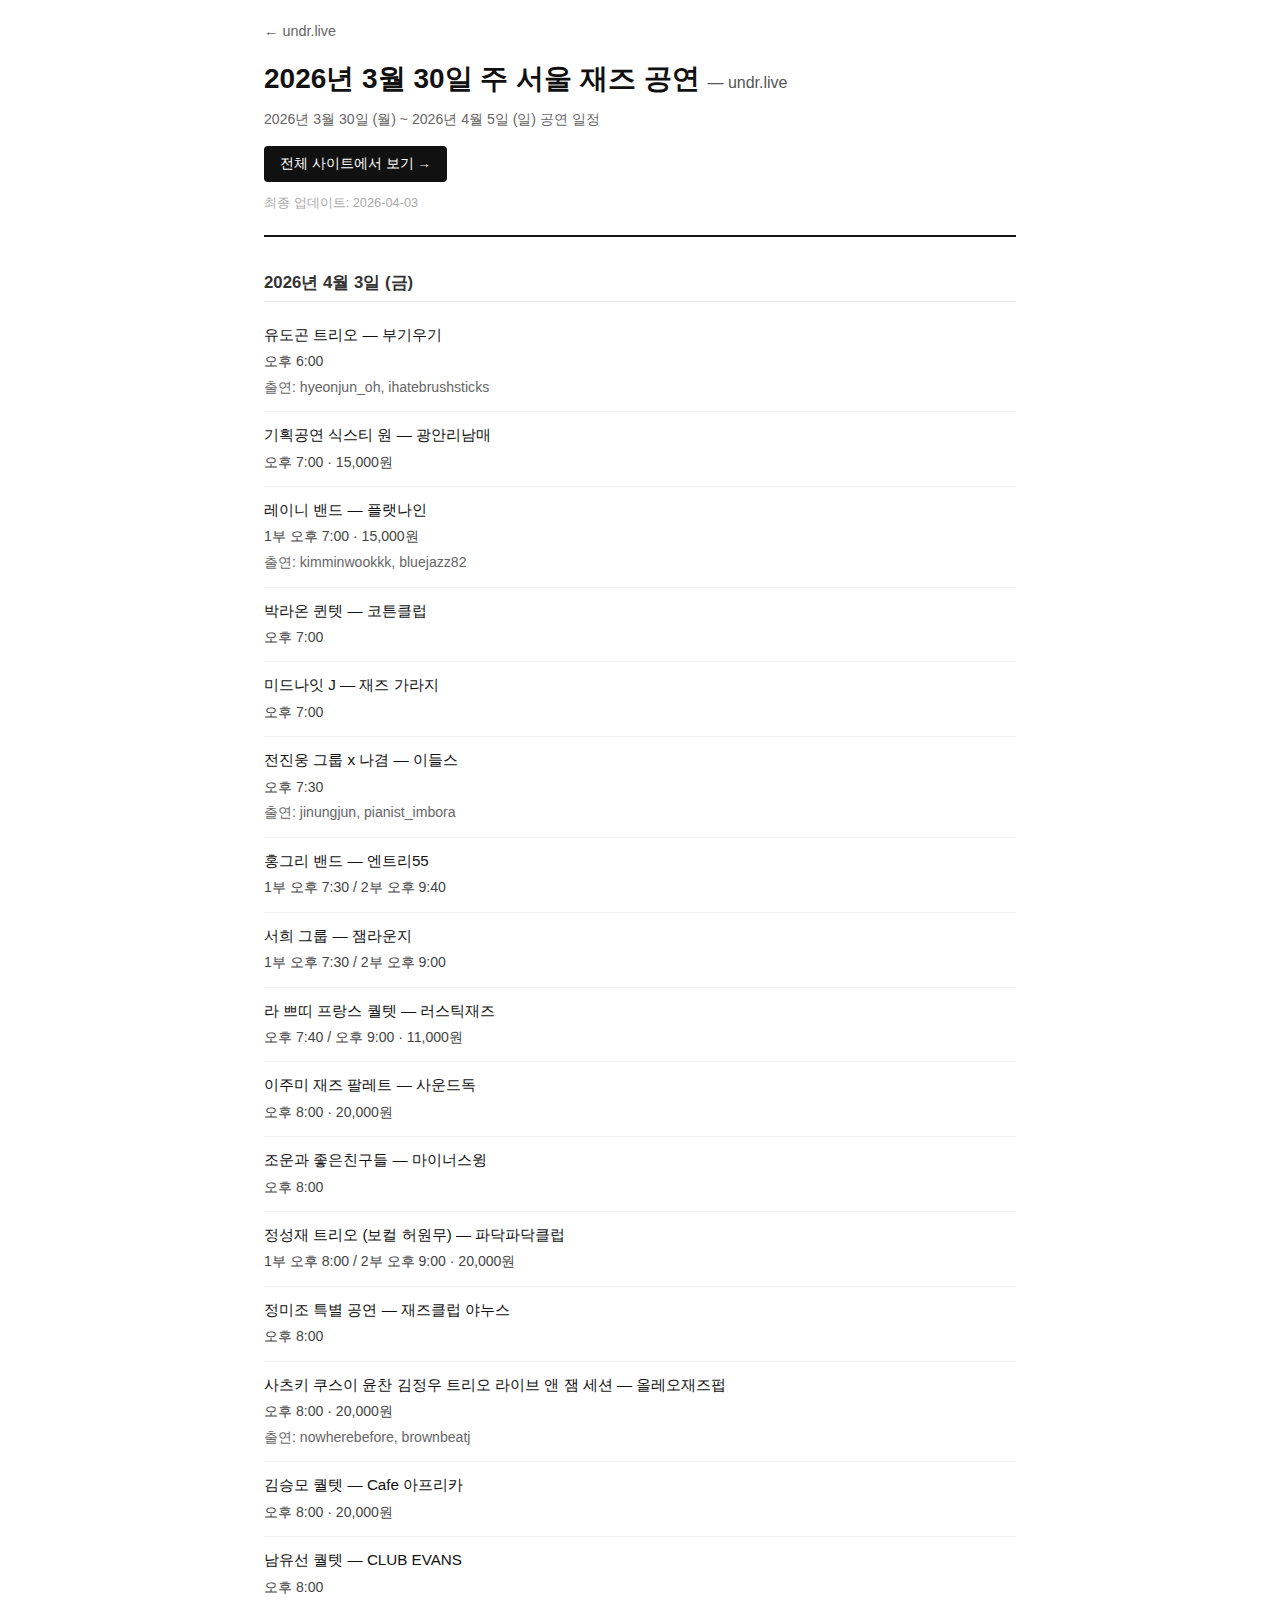
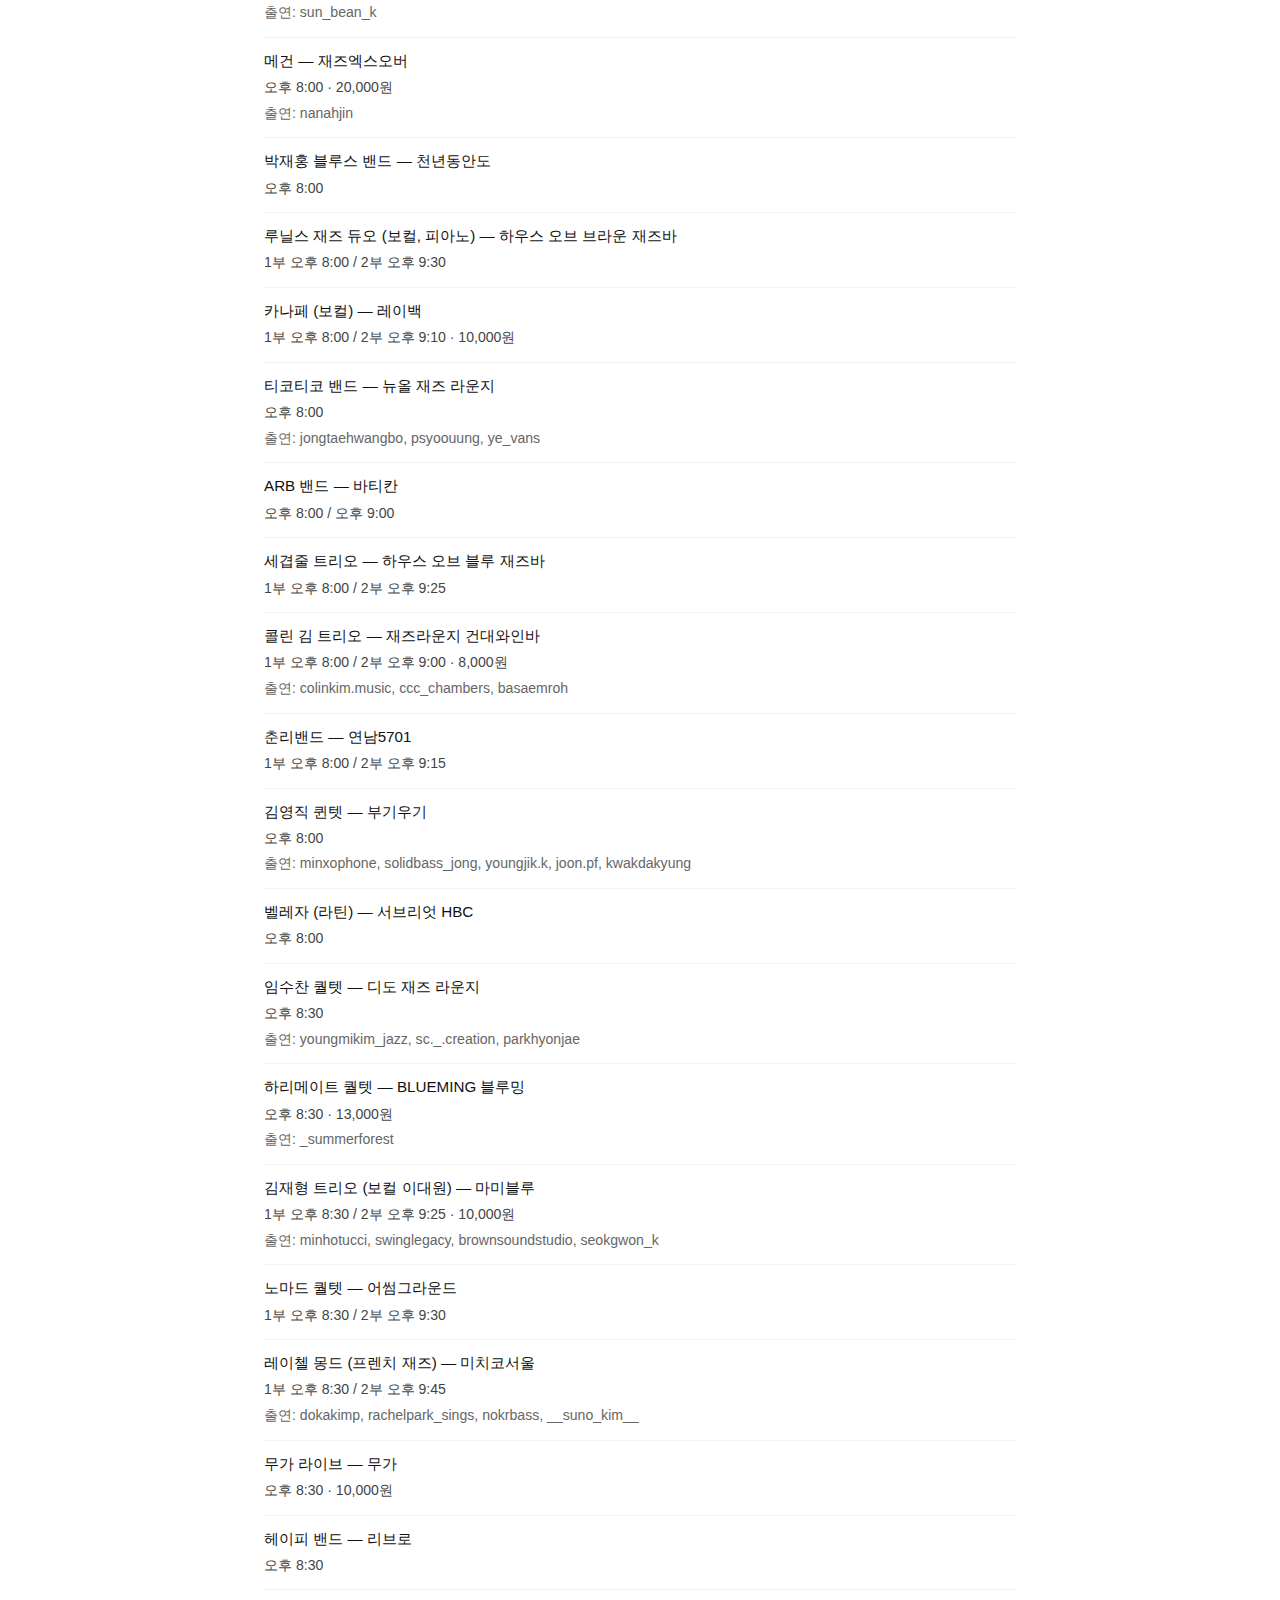
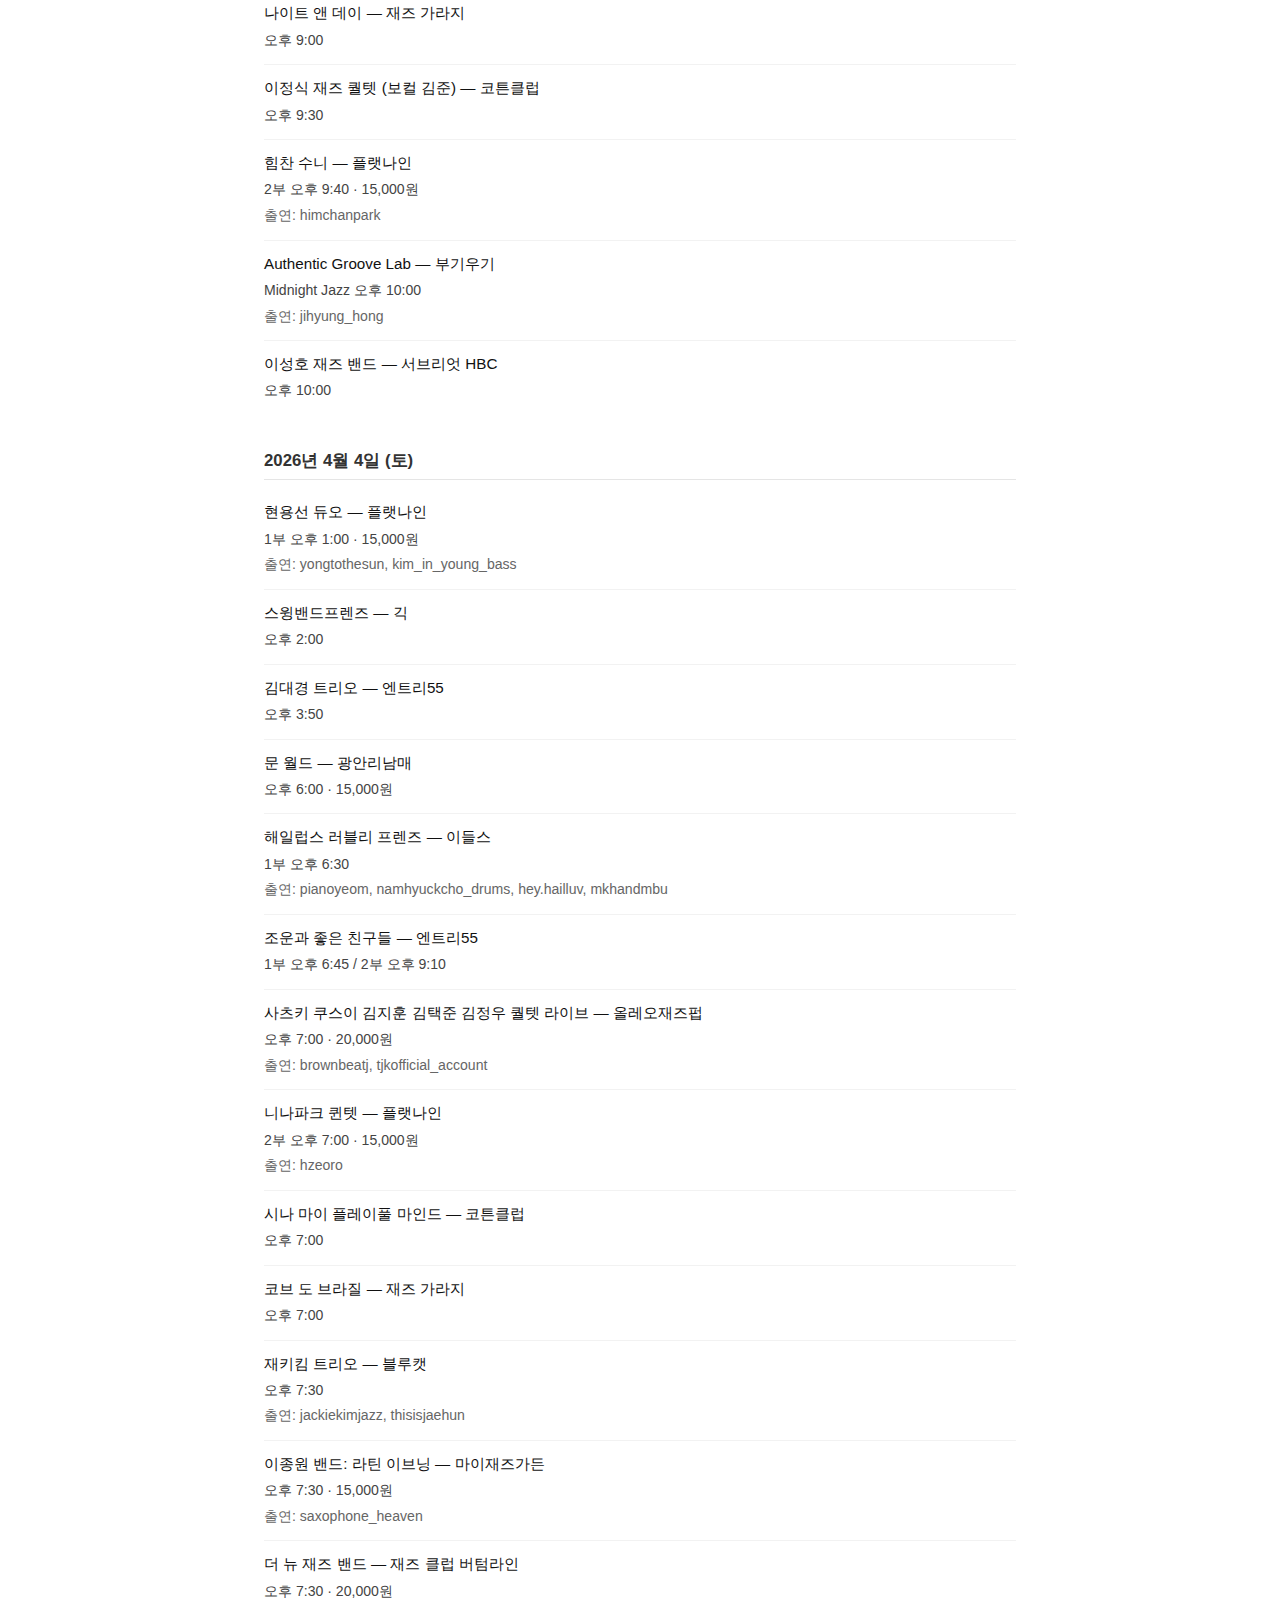
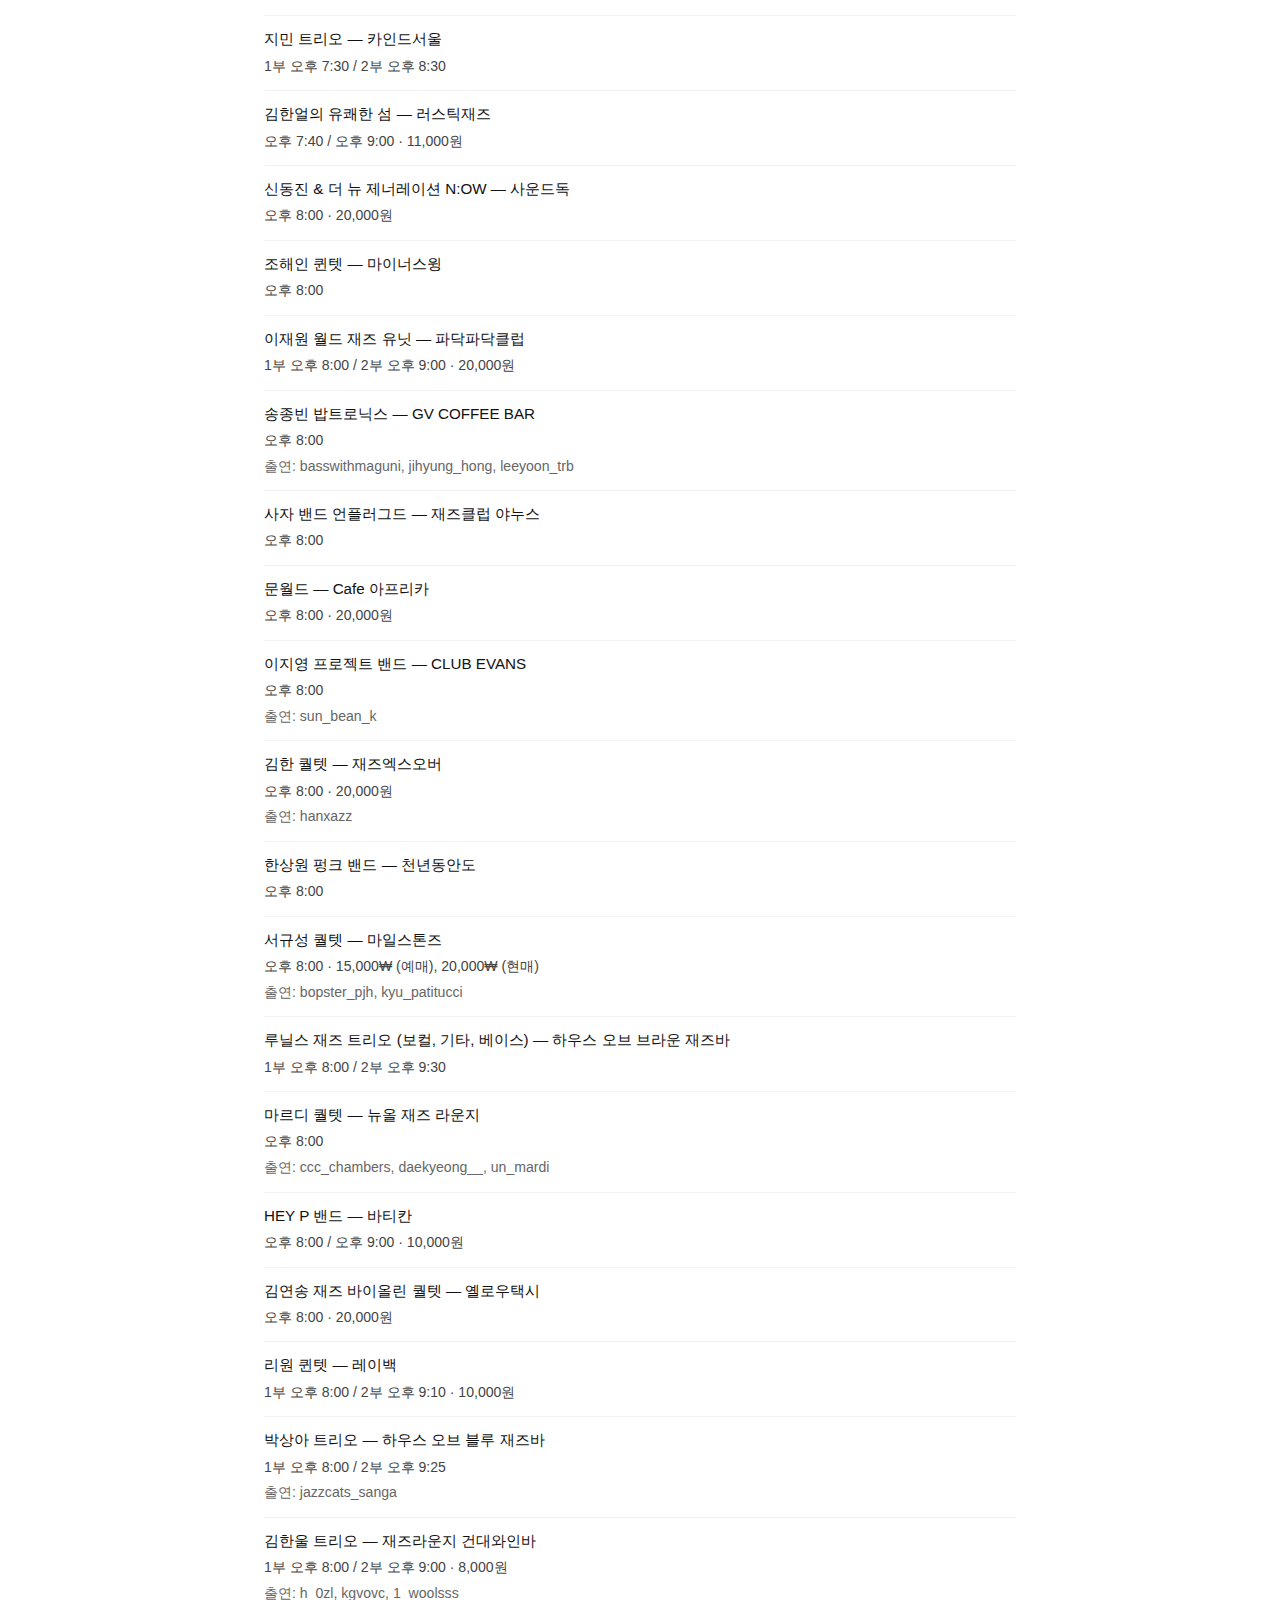
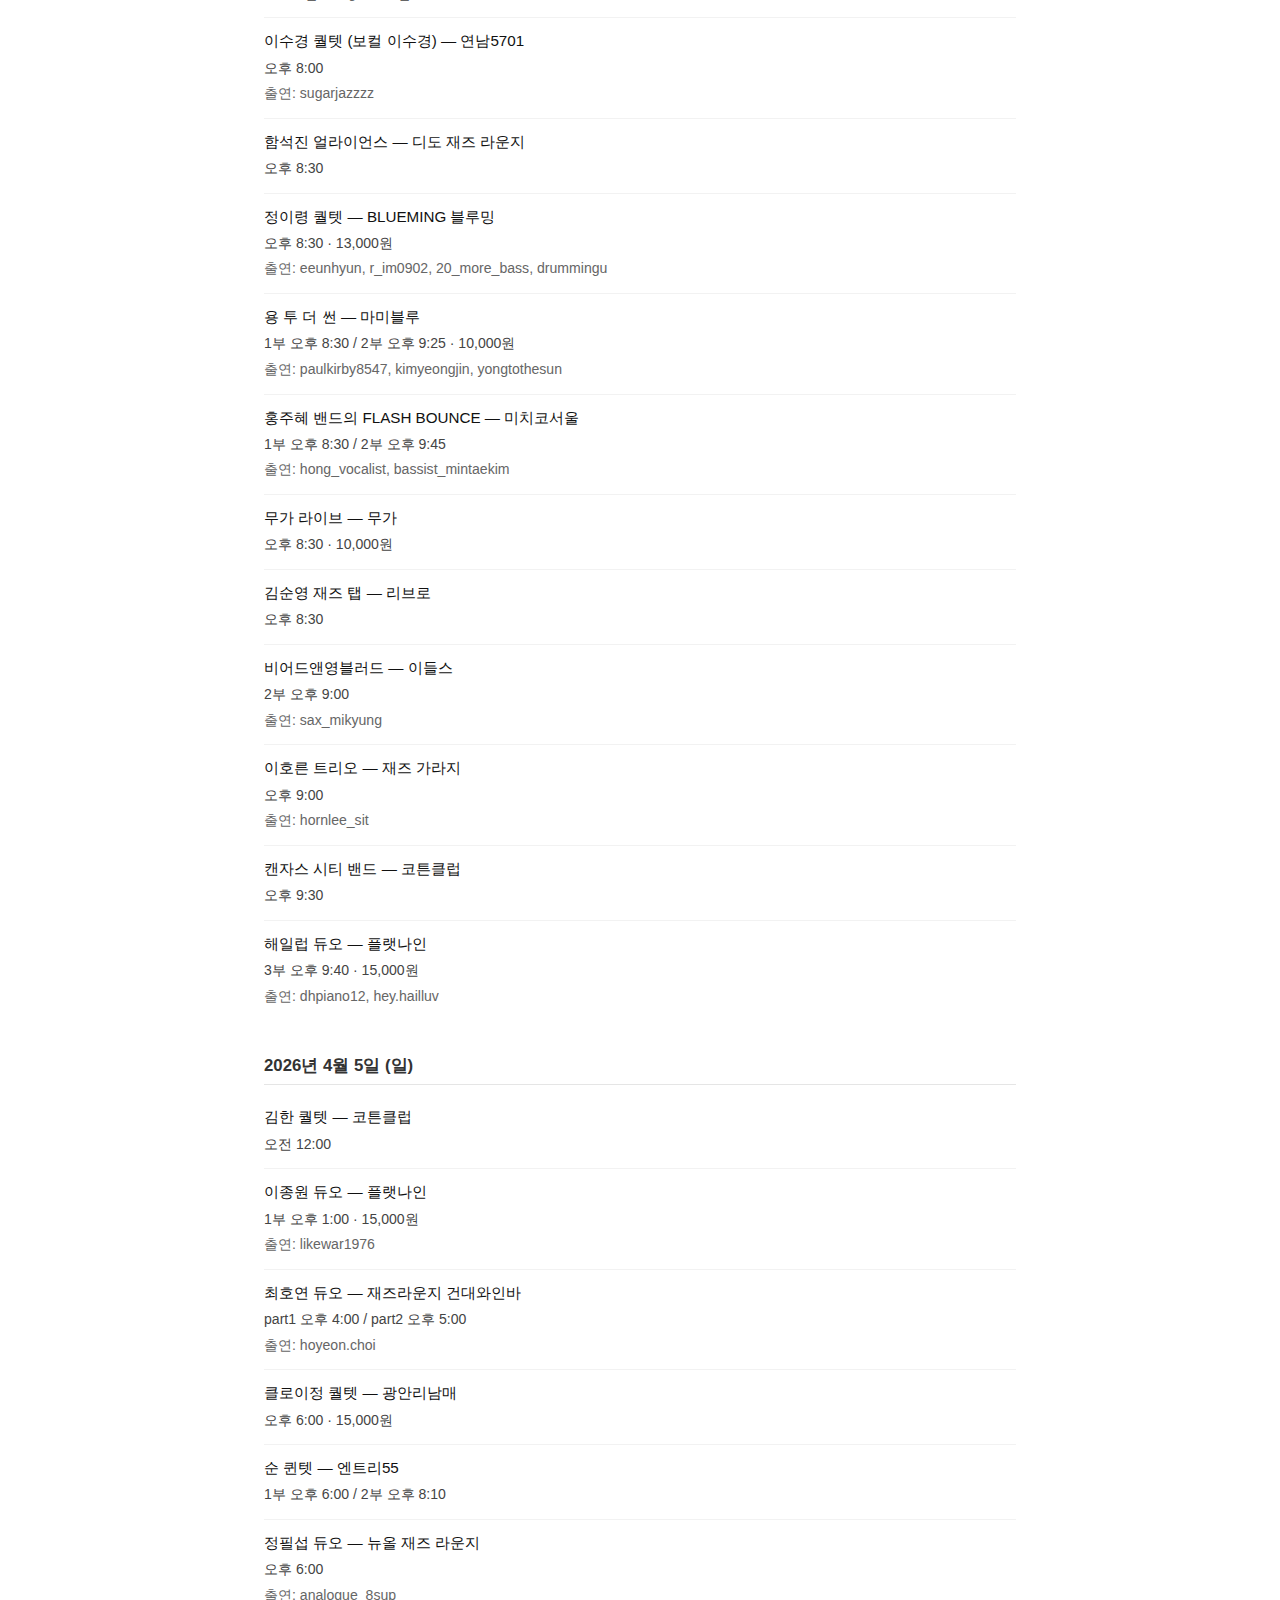
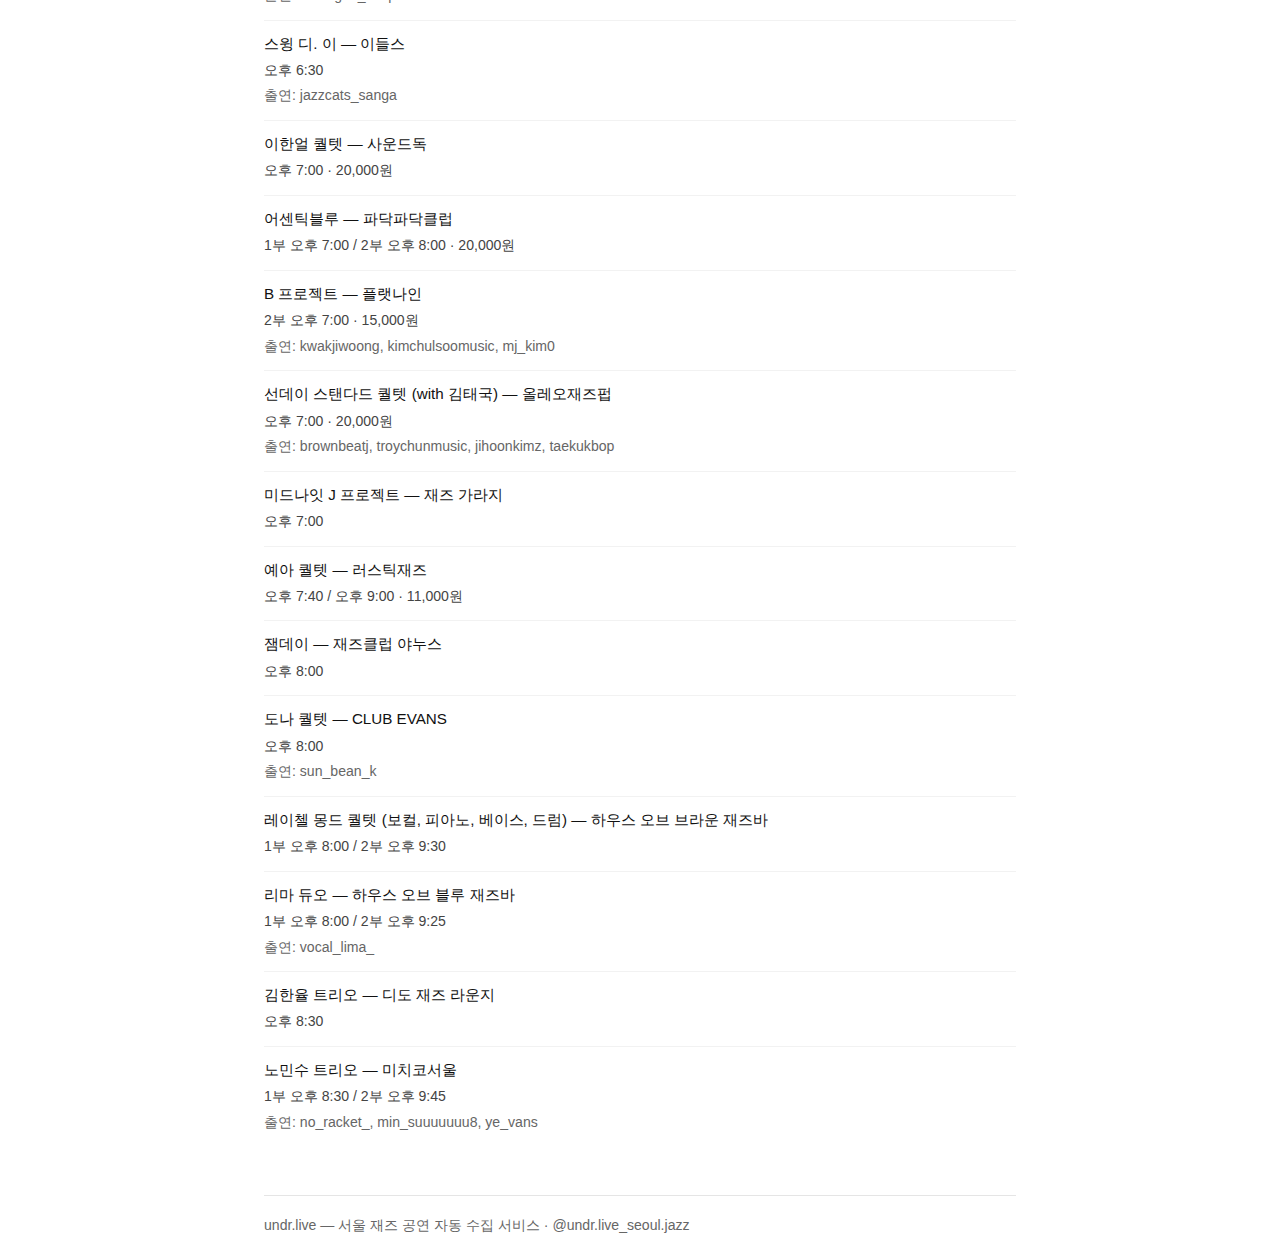
<file: seoul/jazz/digest/2026-03-30/index.html>
<!DOCTYPE html>
<html lang="ko">
<head>
  <meta charset="UTF-8">
  <meta name="viewport" content="width=device-width, initial-scale=1.0">
  <title>2026년 3월 30일 주 서울 재즈 공연</title>
  <meta name="description" content="2026년 3월 30일 주 서울 재즈 공연 일정. 2026년 3월 30일 (월)부터 2026년 4월 5일 (일)까지의 공연을 확인하세요.">
  <link rel="canonical" href="https://undr.live/seoul/jazz/digest/2026-03-30/">
  <meta name="robots" content="index, follow">
  <style>
  *, *::before, *::after { box-sizing: border-box; }
  body {
    font-family: -apple-system, 'Apple SD Gothic Neo', 'Malgun Gothic', sans-serif;
    max-width: 800px; margin: 0 auto; padding: 20px 24px;
    color: #111; line-height: 1.65; background: #fff;
  }
  header { margin-bottom: 2rem; padding-bottom: 1.25rem; border-bottom: 2px solid #111; }
  header p.back { font-size: 0.9rem; margin: 0 0 0.75rem; }
  h1 { font-size: 1.75rem; margin: 0 0 0.4rem; font-weight: 700; }
  h1 small { font-size: 1rem; font-weight: 400; color: #555; }
  h2 { font-size: 1.05rem; font-weight: 600; margin: 2rem 0 0.6rem;
       padding-bottom: 4px; border-bottom: 1px solid #e5e5e5; color: #333; }
  h3 { font-size: 0.95rem; margin: 0 0 0.2rem; font-weight: 500; }
  p { margin: 0.15rem 0; font-size: 0.88rem; color: #666; }
  p.meta { color: #444; }
  p.desc { margin-top: 0.3rem; }
  a { color: inherit; text-decoration: none; }
  a:hover { text-decoration: underline; }
  .event { padding: 10px 0; border-bottom: 1px solid #f2f2f2; }
  .event:last-child { border-bottom: none; }
  .cta {
    display: inline-block; margin-top: 0.75rem;
    padding: 7px 16px; background: #111; color: #fff !important;
    border-radius: 4px; font-size: 0.85rem; font-weight: 500;
    text-decoration: none !important;
  }
  .cta:hover { background: #333; }
  footer { margin-top: 3rem; padding-top: 1rem; border-top: 1px solid #e5e5e5;
           font-size: 0.82rem; color: #999; }
</style>
</head>
<body>
  <header>
    <p class="back"><a href="https://undr.live">← undr.live</a></p>
    <h1>2026년 3월 30일 주 서울 재즈 공연 <small>— undr.live</small></h1>
    <p>2026년 3월 30일 (월) ~ 2026년 4월 5일 (일) 공연 일정</p>
    <a class="cta" href="https://undr.live/seoul/jazz/ko">전체 사이트에서 보기 →</a>
    <p style="margin-top:0.6rem;font-size:0.8rem;color:#aaa">최종 업데이트: 2026-04-03</p>
  </header>
  <main>
    <section>
<h2>2026년 4월 3일 (금)</h2>
<article class="event">
  <h3><a href="https://www.instagram.com/p/DWoltevk4cG/" rel="noopener">유도곤 트리오</a> — <a href="https://instagram.com/boogiewoogieseoul" rel="noopener">부기우기</a></h3>
  <p class="meta">오후 6:00</p>
  <p>출연: hyeonjun_oh, ihatebrushsticks</p>
</article>
<article class="event">
  <h3><a href="https://www.instagram.com/p/DWP4jSeAds-/" rel="noopener">기획공연 식스티 원</a> — <a href="https://instagram.com/gwangalli_namme" rel="noopener">광안리남매</a></h3>
  <p class="meta">오후 7:00 · 15,000원</p>
</article>
<article class="event">
  <h3><a href="https://www.instagram.com/p/DWobx0jGKpU/" rel="noopener">레이니 밴드</a> — <a href="https://instagram.com/flatnine_jazzbar" rel="noopener">플랫나인</a></h3>
  <p class="meta">1부 오후 7:00 · 15,000원</p>
  <p>출연: kimminwookkk, bluejazz82</p>
</article>
<article class="event">
  <h3><a href="https://www.instagram.com/p/DWew0WuAVoc/" rel="noopener">박라온 퀸텟</a> — <a href="https://instagram.com/cottonclub_seoul" rel="noopener">코튼클럽</a></h3>
  <p class="meta">오후 7:00</p>
</article>
<article class="event">
  <h3><a href="https://www.instagram.com/p/DWoBHKFDnhw/" rel="noopener">미드나잇 J</a> — <a href="https://instagram.com/jazzgarage_official" rel="noopener">재즈 가라지</a></h3>
  <p class="meta">오후 7:00</p>
</article>
<article class="event">
  <h3><a href="https://www.instagram.com/p/DWQzv51keH6/" rel="noopener">전진웅 그룹 x 나겸</a> — <a href="https://instagram.com/edls_official" rel="noopener">이들스</a></h3>
  <p class="meta">오후 7:30</p>
  <p>출연: jinungjun, pianist_imbora</p>
</article>
<article class="event">
  <h3><a href="https://www.instagram.com/p/DWfXT4KibU5/" rel="noopener">홍그리 밴드</a> — <a href="https://instagram.com/entry55_official" rel="noopener">엔트리55</a></h3>
  <p class="meta">1부 오후 7:30 / 2부 오후 9:40</p>
</article>
<article class="event">
  <h3><a href="https://www.instagram.com/p/DWizJCmAQD2/" rel="noopener">서희 그룹</a> — <a href="https://instagram.com/_jam_lounge" rel="noopener">잼라운지</a></h3>
  <p class="meta">1부 오후 7:30 / 2부 오후 9:00</p>
</article>
<article class="event">
  <h3><a href="https://www.instagram.com/p/DWinZLsFPkw/" rel="noopener">라 쁘띠 프랑스 퀄텟</a> — <a href="https://instagram.com/rustic_jazz" rel="noopener">러스틱재즈</a></h3>
  <p class="meta">오후 7:40 / 오후 9:00 · 11,000원</p>
</article>
<article class="event">
  <h3><a href="https://www.instagram.com/p/DWoQYDmEgzi/" rel="noopener">이주미 재즈 팔레트</a> — <a href="https://instagram.com/sounddog_jazz" rel="noopener">사운드독</a></h3>
  <p class="meta">오후 8:00 · 20,000원</p>
</article>
<article class="event">
  <h3><a href="https://www.instagram.com/p/DWd8Ospj8x2/" rel="noopener">조운과 좋은친구들</a> — <a href="https://instagram.com/cafe_minor_swing" rel="noopener">마이너스윙</a></h3>
  <p class="meta">오후 8:00</p>
</article>
<article class="event">
  <h3><a href="https://www.instagram.com/p/DWii_YwEsRe/" rel="noopener">정성재 트리오 (보컬 허원무)</a> — <a href="https://instagram.com/pdpdclub" rel="noopener">파닥파닥클럽</a></h3>
  <p class="meta">1부 오후 8:00 / 2부 오후 9:00 · 20,000원</p>
</article>
<article class="event">
  <h3><a href="https://www.instagram.com/p/DWqIDHnAAbo/" rel="noopener">정미조 특별 공연</a> — <a href="https://instagram.com/jazzclub_janus" rel="noopener">재즈클럽 야누스</a></h3>
  <p class="meta">오후 8:00</p>
</article>
<article class="event">
  <h3><a href="https://www.instagram.com/p/DV8ly34AeRr/" rel="noopener">사츠키 쿠스이 윤찬 김정우 트리오 라이브 앤 잼 세션</a> — <a href="https://instagram.com/oleojazzpub" rel="noopener">올레오재즈펍</a></h3>
  <p class="meta">오후 8:00 · 20,000원</p>
  <p>출연: nowherebefore, brownbeatj</p>
</article>
<article class="event">
  <h3><a href="https://www.instagram.com/p/DWgIQOqj3S4/" rel="noopener">김승모 퀄텟</a> — <a href="https://instagram.com/africa_since1988" rel="noopener">Cafe 아프리카</a></h3>
  <p class="meta">오후 8:00 · 20,000원</p>
</article>
<article class="event">
  <h3><a href="https://www.instagram.com/p/DWXz9TJkf6A/" rel="noopener">남유선 퀄텟</a> — <a href="https://instagram.com/jazzclub_evans" rel="noopener">CLUB EVANS</a></h3>
  <p class="meta">오후 8:00</p>
  <p>출연: sun_bean_k</p>
</article>
<article class="event">
  <h3><a href="https://www.instagram.com/p/DWobeFGiZ96/" rel="noopener">메건</a> — <a href="https://instagram.com/jazzxover" rel="noopener">재즈엑스오버</a></h3>
  <p class="meta">오후 8:00 · 20,000원</p>
  <p>출연: nanahjin</p>
</article>
<article class="event">
  <h3><a href="https://www.instagram.com/p/DWc9jwhiZVP/" rel="noopener">박재홍 블루스 밴드</a> — <a href="https://instagram.com/chunnyun.jazz" rel="noopener">천년동안도</a></h3>
  <p class="meta">오후 8:00</p>
</article>
<article class="event">
  <h3><a href="https://www.instagram.com/p/DWgRRR0k4wk/" rel="noopener">루닐스 재즈 듀오 (보컬, 피아노)</a> — <a href="https://instagram.com/houseofbrown.seoul" rel="noopener">하우스 오브 브라운 재즈바</a></h3>
  <p class="meta">1부 오후 8:00 / 2부 오후 9:30</p>
</article>
<article class="event">
  <h3><a href="https://www.instagram.com/p/DWiMJgVj_1w/" rel="noopener">카나페 (보컬)</a> — <a href="https://instagram.com/laidback2019" rel="noopener">레이백</a></h3>
  <p class="meta">1부 오후 8:00 / 2부 오후 9:10 · 10,000원</p>
</article>
<article class="event">
  <h3><a href="https://www.instagram.com/p/DWgGDiDEzTX/" rel="noopener">티코티코 밴드</a> — <a href="https://instagram.com/newall_jazz" rel="noopener">뉴올 재즈 라운지</a></h3>
  <p class="meta">오후 8:00</p>
  <p>출연: jongtaehwangbo, psyoouung, ye_vans</p>
</article>
<article class="event">
  <h3><a href="https://www.instagram.com/p/DWgZzgQgb_8/" rel="noopener">ARB 밴드</a> — <a href="https://instagram.com/bar_tican" rel="noopener">바티칸</a></h3>
  <p class="meta">오후 8:00 / 오후 9:00</p>
</article>
<article class="event">
  <h3><a href="https://www.instagram.com/p/DWjNa9hAdUb/" rel="noopener">세겹줄 트리오</a> — <a href="https://instagram.com/houseofblue.seoul" rel="noopener">하우스 오브 블루 재즈바</a></h3>
  <p class="meta">1부 오후 8:00 / 2부 오후 9:25</p>
</article>
<article class="event">
  <h3><a href="https://www.instagram.com/p/DWkFa2akyP3/" rel="noopener">콜린 김 트리오</a> — <a href="https://instagram.com/jazzlounge_official" rel="noopener">재즈라운지 건대와인바</a></h3>
  <p class="meta">1부 오후 8:00 / 2부 오후 9:00 · 8,000원</p>
  <p>출연: colinkim.music, ccc_chambers, basaemroh</p>
</article>
<article class="event">
  <h3><a href="https://www.instagram.com/p/DWnnb9cgaZj/" rel="noopener">춘리밴드</a> — <a href="https://instagram.com/yeonnam5701" rel="noopener">연남5701</a></h3>
  <p class="meta">1부 오후 8:00 / 2부 오후 9:15</p>
</article>
<article class="event">
  <h3><a href="https://www.instagram.com/p/DWoltevk4cG/" rel="noopener">김영직 퀸텟</a> — <a href="https://instagram.com/boogiewoogieseoul" rel="noopener">부기우기</a></h3>
  <p class="meta">오후 8:00</p>
  <p>출연: minxophone, solidbass_jong, youngjik.k, joon.pf, kwakdakyung</p>
</article>
<article class="event">
  <h3><a href="https://www.instagram.com/p/DWp9qn_AApb/" rel="noopener">벨레자 (라틴)</a> — <a href="https://instagram.com/subriot_hbc" rel="noopener">서브리엇 HBC</a></h3>
  <p class="meta">오후 8:00</p>
</article>
<article class="event">
  <h3><a href="https://www.instagram.com/p/DWpkv0zD3wr/" rel="noopener">임수찬 퀄텟</a> — <a href="https://instagram.com/dido_jazz_lounge" rel="noopener">디도 재즈 라운지</a></h3>
  <p class="meta">오후 8:30</p>
  <p>출연: youngmikim_jazz, sc._.creation, parkhyonjae</p>
</article>
<article class="event">
  <h3><a href="https://www.instagram.com/p/DWizqu4D7vC/" rel="noopener">하리메이트 퀄텟</a> — <a href="https://instagram.com/blueming_jazz" rel="noopener">BLUEMING 블루밍</a></h3>
  <p class="meta">오후 8:30 · 13,000원</p>
  <p>출연: _summerforest</p>
</article>
<article class="event">
  <h3><a href="https://www.instagram.com/p/DWgb78CEdT_/" rel="noopener">김재형 트리오 (보컬 이대원)</a> — <a href="https://instagram.com/mammy__blue" rel="noopener">마미블루</a></h3>
  <p class="meta">1부 오후 8:30 / 2부 오후 9:25 · 10,000원</p>
  <p>출연: minhotucci, swinglegacy, brownsoundstudio, seokgwon_k</p>
</article>
<article class="event">
  <h3><a href="https://www.instagram.com/p/DWgTBoyj5Hp/" rel="noopener">노마드 퀄텟</a> — <a href="https://instagram.com/asome_ground" rel="noopener">어썸그라운드</a></h3>
  <p class="meta">1부 오후 8:30 / 2부 오후 9:30</p>
</article>
<article class="event">
  <h3><a href="https://www.instagram.com/p/DWh8fszAhVV/" rel="noopener">레이첼 몽드 (프렌치 재즈)</a> — <a href="https://instagram.com/michiko.seoul_official" rel="noopener">미치코서울</a></h3>
  <p class="meta">1부 오후 8:30 / 2부 오후 9:45</p>
  <p>출연: dokakimp, rachelpark_sings, nokrbass, __suno_kim__</p>
</article>
<article class="event">
  <h3><a href="https://www.instagram.com/p/DWppRPKCb2Q/" rel="noopener">무가 라이브</a> — <a href="https://instagram.com/muga.misa" rel="noopener">무가</a></h3>
  <p class="meta">오후 8:30 · 10,000원</p>
</article>
<article class="event">
  <h3><a href="https://www.instagram.com/p/DWoe6lompAy/" rel="noopener">헤이피 밴드</a> — <a href="https://instagram.com/eulji_libro" rel="noopener">리브로</a></h3>
  <p class="meta">오후 8:30</p>
</article>
<article class="event">
  <h3><a href="https://www.instagram.com/p/DWoBHKFDnhw/" rel="noopener">나이트 앤 데이</a> — <a href="https://instagram.com/jazzgarage_official" rel="noopener">재즈 가라지</a></h3>
  <p class="meta">오후 9:00</p>
</article>
<article class="event">
  <h3><a href="https://www.instagram.com/p/DWew0WuAVoc/" rel="noopener">이정식 재즈 퀄텟 (보컬 김준)</a> — <a href="https://instagram.com/cottonclub_seoul" rel="noopener">코튼클럽</a></h3>
  <p class="meta">오후 9:30</p>
</article>
<article class="event">
  <h3><a href="https://www.instagram.com/p/DWobx0jGKpU/" rel="noopener">힘찬 수니</a> — <a href="https://instagram.com/flatnine_jazzbar" rel="noopener">플랫나인</a></h3>
  <p class="meta">2부 오후 9:40 · 15,000원</p>
  <p>출연: himchanpark</p>
</article>
<article class="event">
  <h3><a href="https://www.instagram.com/p/DWoltevk4cG/" rel="noopener">Authentic Groove Lab</a> — <a href="https://instagram.com/boogiewoogieseoul" rel="noopener">부기우기</a></h3>
  <p class="meta">Midnight Jazz 오후 10:00</p>
  <p>출연: jihyung_hong</p>
</article>
<article class="event">
  <h3><a href="https://www.instagram.com/p/DWp9qn_AApb/" rel="noopener">이성호 재즈 밴드</a> — <a href="https://instagram.com/subriot_hbc" rel="noopener">서브리엇 HBC</a></h3>
  <p class="meta">오후 10:00</p>
</article>
</section><section>
<h2>2026년 4월 4일 (토)</h2>
<article class="event">
  <h3><a href="https://www.instagram.com/p/DWobx0jGKpU/" rel="noopener">현용선 듀오</a> — <a href="https://instagram.com/flatnine_jazzbar" rel="noopener">플랫나인</a></h3>
  <p class="meta">1부 오후 1:00 · 15,000원</p>
  <p>출연: yongtothesun, kim_in_young_bass</p>
</article>
<article class="event">
  <h3><a href="https://www.instagram.com/p/DWf1bbAE1Q8/" rel="noopener">스윙밴드프렌즈</a> — <a href="https://instagram.com/cafe_gig" rel="noopener">긱</a></h3>
  <p class="meta">오후 2:00</p>
</article>
<article class="event">
  <h3><a href="https://www.instagram.com/p/DWfXAKGCfX4/" rel="noopener">김대경 트리오</a> — <a href="https://instagram.com/entry55_official" rel="noopener">엔트리55</a></h3>
  <p class="meta">오후 3:50</p>
</article>
<article class="event">
  <h3><a href="https://www.instagram.com/p/DWP4jSeAds-/" rel="noopener">문 월드</a> — <a href="https://instagram.com/gwangalli_namme" rel="noopener">광안리남매</a></h3>
  <p class="meta">오후 6:00 · 15,000원</p>
</article>
<article class="event">
  <h3><a href="https://www.instagram.com/p/DWQzv51keH6/" rel="noopener">해일럽스 러블리 프렌즈</a> — <a href="https://instagram.com/edls_official" rel="noopener">이들스</a></h3>
  <p class="meta">1부 오후 6:30</p>
  <p>출연: pianoyeom, namhyuckcho_drums, hey.hailluv, mkhandmbu</p>
</article>
<article class="event">
  <h3><a href="https://www.instagram.com/p/DWfXT4KibU5/" rel="noopener">조운과 좋은 친구들</a> — <a href="https://instagram.com/entry55_official" rel="noopener">엔트리55</a></h3>
  <p class="meta">1부 오후 6:45 / 2부 오후 9:10</p>
</article>
<article class="event">
  <h3><a href="https://www.instagram.com/p/DV8ly34AeRr/" rel="noopener">사츠키 쿠스이 김지훈 김택준 김정우 퀄텟 라이브</a> — <a href="https://instagram.com/oleojazzpub" rel="noopener">올레오재즈펍</a></h3>
  <p class="meta">오후 7:00 · 20,000원</p>
  <p>출연: brownbeatj, tjkofficial_account</p>
</article>
<article class="event">
  <h3><a href="https://www.instagram.com/p/DWobx0jGKpU/" rel="noopener">니나파크 퀸텟</a> — <a href="https://instagram.com/flatnine_jazzbar" rel="noopener">플랫나인</a></h3>
  <p class="meta">2부 오후 7:00 · 15,000원</p>
  <p>출연: hzeoro</p>
</article>
<article class="event">
  <h3><a href="https://www.instagram.com/p/DWew0WuAVoc/" rel="noopener">시나 마이 플레이풀 마인드</a> — <a href="https://instagram.com/cottonclub_seoul" rel="noopener">코튼클럽</a></h3>
  <p class="meta">오후 7:00</p>
</article>
<article class="event">
  <h3><a href="https://www.instagram.com/p/DWoBHKFDnhw/" rel="noopener">코브 도 브라질</a> — <a href="https://instagram.com/jazzgarage_official" rel="noopener">재즈 가라지</a></h3>
  <p class="meta">오후 7:00</p>
</article>
<article class="event">
  <h3><a href="https://www.instagram.com/p/DWnxJ9AEoiG/" rel="noopener">재키킴 트리오</a> — <a href="https://instagram.com/bluecat.fezh" rel="noopener">블루캣</a></h3>
  <p class="meta">오후 7:30</p>
  <p>출연: jackiekimjazz, thisisjaehun</p>
</article>
<article class="event">
  <h3><a href="https://www.instagram.com/p/DWaFybLgaNs/" rel="noopener">이종원 밴드: 라틴 이브닝</a> — <a href="https://instagram.com/myjazzgarden" rel="noopener">마이재즈가든</a></h3>
  <p class="meta">오후 7:30 · 15,000원</p>
  <p>출연: saxophone_heaven</p>
</article>
<article class="event">
  <h3><a href="https://www.instagram.com/p/DWpnOzUEm-B/" rel="noopener">더 뉴 재즈 밴드</a> — <a href="https://instagram.com/jazzclubbottomline" rel="noopener">재즈 클럽 버텀라인</a></h3>
  <p class="meta">오후 7:30 · 20,000원</p>
</article>
<article class="event">
  <h3><a href="https://www.instagram.com/p/DWoO7DrkeRR/" rel="noopener">지민 트리오</a> — <a href="https://instagram.com/kindseoul.kr" rel="noopener">카인드서울</a></h3>
  <p class="meta">1부 오후 7:30 / 2부 오후 8:30</p>
</article>
<article class="event">
  <h3><a href="https://www.instagram.com/p/DWinZLsFPkw/" rel="noopener">김한얼의 유쾌한 섬</a> — <a href="https://instagram.com/rustic_jazz" rel="noopener">러스틱재즈</a></h3>
  <p class="meta">오후 7:40 / 오후 9:00 · 11,000원</p>
</article>
<article class="event">
  <h3><a href="https://www.instagram.com/p/DWfJYU1ksTB/" rel="noopener">신동진 & 더 뉴 제너레이션 N:OW</a> — <a href="https://instagram.com/sounddog_jazz" rel="noopener">사운드독</a></h3>
  <p class="meta">오후 8:00 · 20,000원</p>
</article>
<article class="event">
  <h3><a href="https://www.instagram.com/p/DWd8Ospj8x2/" rel="noopener">조해인 퀸텟</a> — <a href="https://instagram.com/cafe_minor_swing" rel="noopener">마이너스윙</a></h3>
  <p class="meta">오후 8:00</p>
</article>
<article class="event">
  <h3><a href="https://www.instagram.com/p/DWijIN6kn7w/" rel="noopener">이재원 월드 재즈 유닛</a> — <a href="https://instagram.com/pdpdclub" rel="noopener">파닥파닥클럽</a></h3>
  <p class="meta">1부 오후 8:00 / 2부 오후 9:00 · 20,000원</p>
</article>
<article class="event">
  <h3><a href="https://www.instagram.com/p/DWNg75LAcVH/" rel="noopener">송종빈 밥트로닉스</a> — <a href="https://instagram.com/gv_scene" rel="noopener">GV COFFEE BAR</a></h3>
  <p class="meta">오후 8:00</p>
  <p>출연: basswithmaguni, jihyung_hong, leeyoon_trb</p>
</article>
<article class="event">
  <h3><a href="https://www.instagram.com/p/DWSsSKrk7Eh/" rel="noopener">사자 밴드 언플러그드</a> — <a href="https://instagram.com/jazzclub_janus" rel="noopener">재즈클럽 야누스</a></h3>
  <p class="meta">오후 8:00</p>
</article>
<article class="event">
  <h3><a href="https://www.instagram.com/p/DWOR3NMj88P/" rel="noopener">문월드</a> — <a href="https://instagram.com/africa_since1988" rel="noopener">Cafe 아프리카</a></h3>
  <p class="meta">오후 8:00 · 20,000원</p>
</article>
<article class="event">
  <h3><a href="https://www.instagram.com/p/DWXz9TJkf6A/" rel="noopener">이지영 프로젝트 밴드</a> — <a href="https://instagram.com/jazzclub_evans" rel="noopener">CLUB EVANS</a></h3>
  <p class="meta">오후 8:00</p>
  <p>출연: sun_bean_k</p>
</article>
<article class="event">
  <h3><a href="https://www.instagram.com/p/DWdio4uE0aN/" rel="noopener">김한 퀄텟</a> — <a href="https://instagram.com/jazzxover" rel="noopener">재즈엑스오버</a></h3>
  <p class="meta">오후 8:00 · 20,000원</p>
  <p>출연: hanxazz</p>
</article>
<article class="event">
  <h3><a href="https://www.instagram.com/p/DWc9jwhiZVP/" rel="noopener">한상원 펑크 밴드</a> — <a href="https://instagram.com/chunnyun.jazz" rel="noopener">천년동안도</a></h3>
  <p class="meta">오후 8:00</p>
</article>
<article class="event">
  <h3><a href="https://www.instagram.com/p/DWejD1sD2Yi/" rel="noopener">서규성 퀄텟</a> — <a href="https://instagram.com/milestones_jazz" rel="noopener">마일스톤즈</a></h3>
  <p class="meta">오후 8:00 · 15,000₩ (예매), 20,000₩ (현매)</p>
  <p>출연: bopster_pjh, kyu_patitucci</p>
</article>
<article class="event">
  <h3><a href="https://www.instagram.com/p/DWgRRR0k4wk/" rel="noopener">루닐스 재즈 트리오 (보컬, 기타, 베이스)</a> — <a href="https://instagram.com/houseofbrown.seoul" rel="noopener">하우스 오브 브라운 재즈바</a></h3>
  <p class="meta">1부 오후 8:00 / 2부 오후 9:30</p>
</article>
<article class="event">
  <h3><a href="https://www.instagram.com/p/DWgGDiDEzTX/" rel="noopener">마르디 퀄텟</a> — <a href="https://instagram.com/newall_jazz" rel="noopener">뉴올 재즈 라운지</a></h3>
  <p class="meta">오후 8:00</p>
  <p>출연: ccc_chambers, daekyeong__, un_mardi</p>
</article>
<article class="event">
  <h3><a href="https://www.instagram.com/p/DWgZ4iAAXg8/" rel="noopener">HEY P 밴드</a> — <a href="https://instagram.com/bar_tican" rel="noopener">바티칸</a></h3>
  <p class="meta">오후 8:00 / 오후 9:00 · 10,000원</p>
</article>
<article class="event">
  <h3><a href="https://www.instagram.com/p/DWhR5otk6uT/" rel="noopener">김연송 재즈 바이올린 퀄텟</a> — <a href="https://instagram.com/yellow___taxi" rel="noopener">옐로우택시</a></h3>
  <p class="meta">오후 8:00 · 20,000원</p>
</article>
<article class="event">
  <h3><a href="https://www.instagram.com/p/DWiMJgVj_1w/" rel="noopener">리원 퀸텟</a> — <a href="https://instagram.com/laidback2019" rel="noopener">레이백</a></h3>
  <p class="meta">1부 오후 8:00 / 2부 오후 9:10 · 10,000원</p>
</article>
<article class="event">
  <h3><a href="https://www.instagram.com/p/DWjNa9hAdUb/" rel="noopener">박상아 트리오</a> — <a href="https://instagram.com/houseofblue.seoul" rel="noopener">하우스 오브 블루 재즈바</a></h3>
  <p class="meta">1부 오후 8:00 / 2부 오후 9:25</p>
  <p>출연: jazzcats_sanga</p>
</article>
<article class="event">
  <h3><a href="https://www.instagram.com/p/DWkGisvk7FU/" rel="noopener">김한울 트리오</a> — <a href="https://instagram.com/jazzlounge_official" rel="noopener">재즈라운지 건대와인바</a></h3>
  <p class="meta">1부 오후 8:00 / 2부 오후 9:00 · 8,000원</p>
  <p>출연: h_0zl, kgvovc, 1_woolsss</p>
</article>
<article class="event">
  <h3><a href="https://www.instagram.com/p/DWoK9l3gaeM/" rel="noopener">이수경 퀄텟 (보컬 이수경)</a> — <a href="https://instagram.com/yeonnam5701" rel="noopener">연남5701</a></h3>
  <p class="meta">오후 8:00</p>
  <p>출연: sugarjazzzz</p>
</article>
<article class="event">
  <h3><a href="https://www.instagram.com/p/DWG6kcaj0Mk/" rel="noopener">함석진 얼라이언스</a> — <a href="https://instagram.com/dido_jazz_lounge" rel="noopener">디도 재즈 라운지</a></h3>
  <p class="meta">오후 8:30</p>
</article>
<article class="event">
  <h3><a href="https://www.instagram.com/p/DWizxHFD-M_/" rel="noopener">정이령 퀄텟</a> — <a href="https://instagram.com/blueming_jazz" rel="noopener">BLUEMING 블루밍</a></h3>
  <p class="meta">오후 8:30 · 13,000원</p>
  <p>출연: eeunhyun, r_im0902, 20_more_bass, drummingu</p>
</article>
<article class="event">
  <h3><a href="https://www.instagram.com/p/DWf1gmOkRql/" rel="noopener">용 투 더 썬</a> — <a href="https://instagram.com/mammy__blue" rel="noopener">마미블루</a></h3>
  <p class="meta">1부 오후 8:30 / 2부 오후 9:25 · 10,000원</p>
  <p>출연: paulkirby8547, kimyeongjin, yongtothesun</p>
</article>
<article class="event">
  <h3><a href="https://www.instagram.com/p/DWh9MGHgtU7/" rel="noopener">홍주혜 밴드의 FLASH BOUNCE</a> — <a href="https://instagram.com/michiko.seoul_official" rel="noopener">미치코서울</a></h3>
  <p class="meta">1부 오후 8:30 / 2부 오후 9:45</p>
  <p>출연: hong_vocalist, bassist_mintaekim</p>
</article>
<article class="event">
  <h3><a href="https://www.instagram.com/p/DWppgLQCVdP/" rel="noopener">무가 라이브</a> — <a href="https://instagram.com/muga.misa" rel="noopener">무가</a></h3>
  <p class="meta">오후 8:30 · 10,000원</p>
</article>
<article class="event">
  <h3><a href="https://www.instagram.com/p/DWoe7q1msfi/" rel="noopener">김순영 재즈 탭</a> — <a href="https://instagram.com/eulji_libro" rel="noopener">리브로</a></h3>
  <p class="meta">오후 8:30</p>
</article>
<article class="event">
  <h3><a href="https://www.instagram.com/p/DWQzv51keH6/" rel="noopener">비어드앤영블러드</a> — <a href="https://instagram.com/edls_official" rel="noopener">이들스</a></h3>
  <p class="meta">2부 오후 9:00</p>
  <p>출연: sax_mikyung</p>
</article>
<article class="event">
  <h3><a href="https://www.instagram.com/p/DWoBHKFDnhw/" rel="noopener">이호른 트리오</a> — <a href="https://instagram.com/jazzgarage_official" rel="noopener">재즈 가라지</a></h3>
  <p class="meta">오후 9:00</p>
  <p>출연: hornlee_sit</p>
</article>
<article class="event">
  <h3><a href="https://www.instagram.com/p/DWew0WuAVoc/" rel="noopener">캔자스 시티 밴드</a> — <a href="https://instagram.com/cottonclub_seoul" rel="noopener">코튼클럽</a></h3>
  <p class="meta">오후 9:30</p>
</article>
<article class="event">
  <h3><a href="https://www.instagram.com/p/DWobx0jGKpU/" rel="noopener">해일럽 듀오</a> — <a href="https://instagram.com/flatnine_jazzbar" rel="noopener">플랫나인</a></h3>
  <p class="meta">3부 오후 9:40 · 15,000원</p>
  <p>출연: dhpiano12, hey.hailluv</p>
</article>
</section><section>
<h2>2026년 4월 5일 (일)</h2>
<article class="event">
  <h3><a href="https://www.instagram.com/p/DWew0WuAVoc/" rel="noopener">김한 퀄텟</a> — <a href="https://instagram.com/cottonclub_seoul" rel="noopener">코튼클럽</a></h3>
  <p class="meta">오전 12:00</p>
</article>
<article class="event">
  <h3><a href="https://www.instagram.com/p/DWobx0jGKpU/" rel="noopener">이종원 듀오</a> — <a href="https://instagram.com/flatnine_jazzbar" rel="noopener">플랫나인</a></h3>
  <p class="meta">1부 오후 1:00 · 15,000원</p>
  <p>출연: likewar1976</p>
</article>
<article class="event">
  <h3><a href="https://www.instagram.com/p/DWOWTXRk4zO/" rel="noopener">최호연 듀오</a> — <a href="https://instagram.com/jazzlounge_official" rel="noopener">재즈라운지 건대와인바</a></h3>
  <p class="meta">part1 오후 4:00 / part2 오후 5:00</p>
  <p>출연: hoyeon.choi</p>
</article>
<article class="event">
  <h3><a href="https://www.instagram.com/p/DWP4jSeAds-/" rel="noopener">클로이정 퀄텟</a> — <a href="https://instagram.com/gwangalli_namme" rel="noopener">광안리남매</a></h3>
  <p class="meta">오후 6:00 · 15,000원</p>
</article>
<article class="event">
  <h3><a href="https://www.instagram.com/p/DWfXT4KibU5/" rel="noopener">순 퀸텟</a> — <a href="https://instagram.com/entry55_official" rel="noopener">엔트리55</a></h3>
  <p class="meta">1부 오후 6:00 / 2부 오후 8:10</p>
</article>
<article class="event">
  <h3><a href="https://www.instagram.com/p/DWgGDiDEzTX/" rel="noopener">정필섭 듀오</a> — <a href="https://instagram.com/newall_jazz" rel="noopener">뉴올 재즈 라운지</a></h3>
  <p class="meta">오후 6:00</p>
  <p>출연: analogue_8sup</p>
</article>
<article class="event">
  <h3><a href="https://www.instagram.com/p/DWQzv51keH6/" rel="noopener">스윙 디. 이</a> — <a href="https://instagram.com/edls_official" rel="noopener">이들스</a></h3>
  <p class="meta">오후 6:30</p>
  <p>출연: jazzcats_sanga</p>
</article>
<article class="event">
  <h3><a href="https://www.instagram.com/p/DWfJYU1ksTB/" rel="noopener">이한얼 퀄텟</a> — <a href="https://instagram.com/sounddog_jazz" rel="noopener">사운드독</a></h3>
  <p class="meta">오후 7:00 · 20,000원</p>
</article>
<article class="event">
  <h3><a href="https://www.instagram.com/p/DWijWAHkpUo/" rel="noopener">어센틱블루</a> — <a href="https://instagram.com/pdpdclub" rel="noopener">파닥파닥클럽</a></h3>
  <p class="meta">1부 오후 7:00 / 2부 오후 8:00 · 20,000원</p>
</article>
<article class="event">
  <h3><a href="https://www.instagram.com/p/DWobx0jGKpU/" rel="noopener">B 프로젝트</a> — <a href="https://instagram.com/flatnine_jazzbar" rel="noopener">플랫나인</a></h3>
  <p class="meta">2부 오후 7:00 · 15,000원</p>
  <p>출연: kwakjiwoong, kimchulsoomusic, mj_kim0</p>
</article>
<article class="event">
  <h3><a href="https://www.instagram.com/p/DWiy0b0EUtr/" rel="noopener">선데이 스탠다드 퀄텟 (with 김태국)</a> — <a href="https://instagram.com/oleojazzpub" rel="noopener">올레오재즈펍</a></h3>
  <p class="meta">오후 7:00 · 20,000원</p>
  <p>출연: brownbeatj, troychunmusic, jihoonkimz, taekukbop</p>
</article>
<article class="event">
  <h3><a href="https://www.instagram.com/p/DWoBHKFDnhw/" rel="noopener">미드나잇 J 프로젝트</a> — <a href="https://instagram.com/jazzgarage_official" rel="noopener">재즈 가라지</a></h3>
  <p class="meta">오후 7:00</p>
</article>
<article class="event">
  <h3><a href="https://www.instagram.com/p/DWinZLsFPkw/" rel="noopener">예아 퀄텟</a> — <a href="https://instagram.com/rustic_jazz" rel="noopener">러스틱재즈</a></h3>
  <p class="meta">오후 7:40 / 오후 9:00 · 11,000원</p>
</article>
<article class="event">
  <h3><a href="https://www.instagram.com/p/DWSsSKrk7Eh/" rel="noopener">잼데이</a> — <a href="https://instagram.com/jazzclub_janus" rel="noopener">재즈클럽 야누스</a></h3>
  <p class="meta">오후 8:00</p>
</article>
<article class="event">
  <h3><a href="https://www.instagram.com/p/DWXz9TJkf6A/" rel="noopener">도나 퀄텟</a> — <a href="https://instagram.com/jazzclub_evans" rel="noopener">CLUB EVANS</a></h3>
  <p class="meta">오후 8:00</p>
  <p>출연: sun_bean_k</p>
</article>
<article class="event">
  <h3><a href="https://www.instagram.com/p/DWgRRR0k4wk/" rel="noopener">레이첼 몽드 퀄텟 (보컬, 피아노, 베이스, 드럼)</a> — <a href="https://instagram.com/houseofbrown.seoul" rel="noopener">하우스 오브 브라운 재즈바</a></h3>
  <p class="meta">1부 오후 8:00 / 2부 오후 9:30</p>
</article>
<article class="event">
  <h3><a href="https://www.instagram.com/p/DWjNa9hAdUb/" rel="noopener">리마 듀오</a> — <a href="https://instagram.com/houseofblue.seoul" rel="noopener">하우스 오브 블루 재즈바</a></h3>
  <p class="meta">1부 오후 8:00 / 2부 오후 9:25</p>
  <p>출연: vocal_lima_</p>
</article>
<article class="event">
  <h3><a href="https://www.instagram.com/p/DWG6kcaj0Mk/" rel="noopener">김한율 트리오</a> — <a href="https://instagram.com/dido_jazz_lounge" rel="noopener">디도 재즈 라운지</a></h3>
  <p class="meta">오후 8:30</p>
</article>
<article class="event">
  <h3><a href="https://www.instagram.com/p/DWiWRKkAqqd/" rel="noopener">노민수 트리오</a> — <a href="https://instagram.com/michiko.seoul_official" rel="noopener">미치코서울</a></h3>
  <p class="meta">1부 오후 8:30 / 2부 오후 9:45</p>
  <p>출연: no_racket_, min_suuuuuuu8, ye_vans</p>
</article>
</section>
  </main>
  <footer>
    <p>
      <a href="https://undr.live">undr.live</a> — 서울 재즈 공연 자동 수집 서비스 ·
      <a href="https://instagram.com/undr.live_seoul.jazz" rel="noopener">@undr.live_seoul.jazz</a>
    </p>
  </footer>
</body>
</html>
</file>
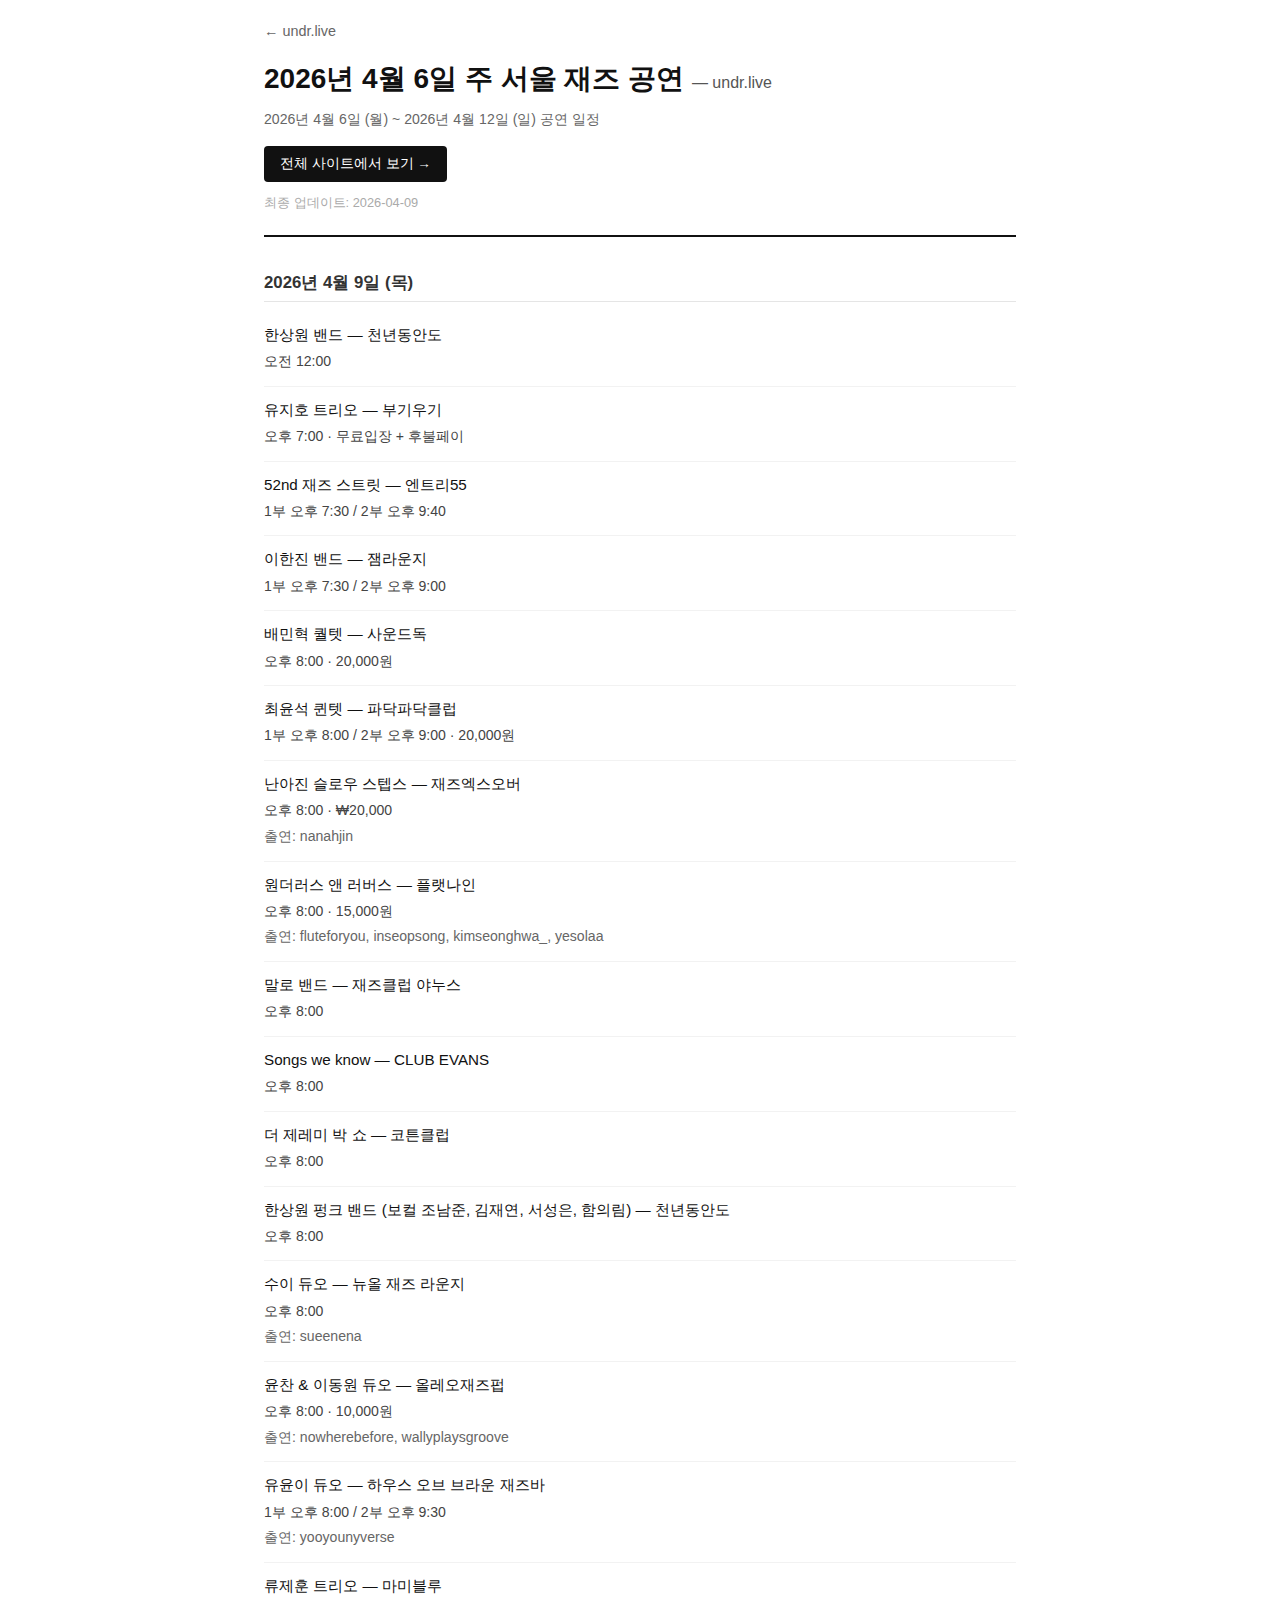
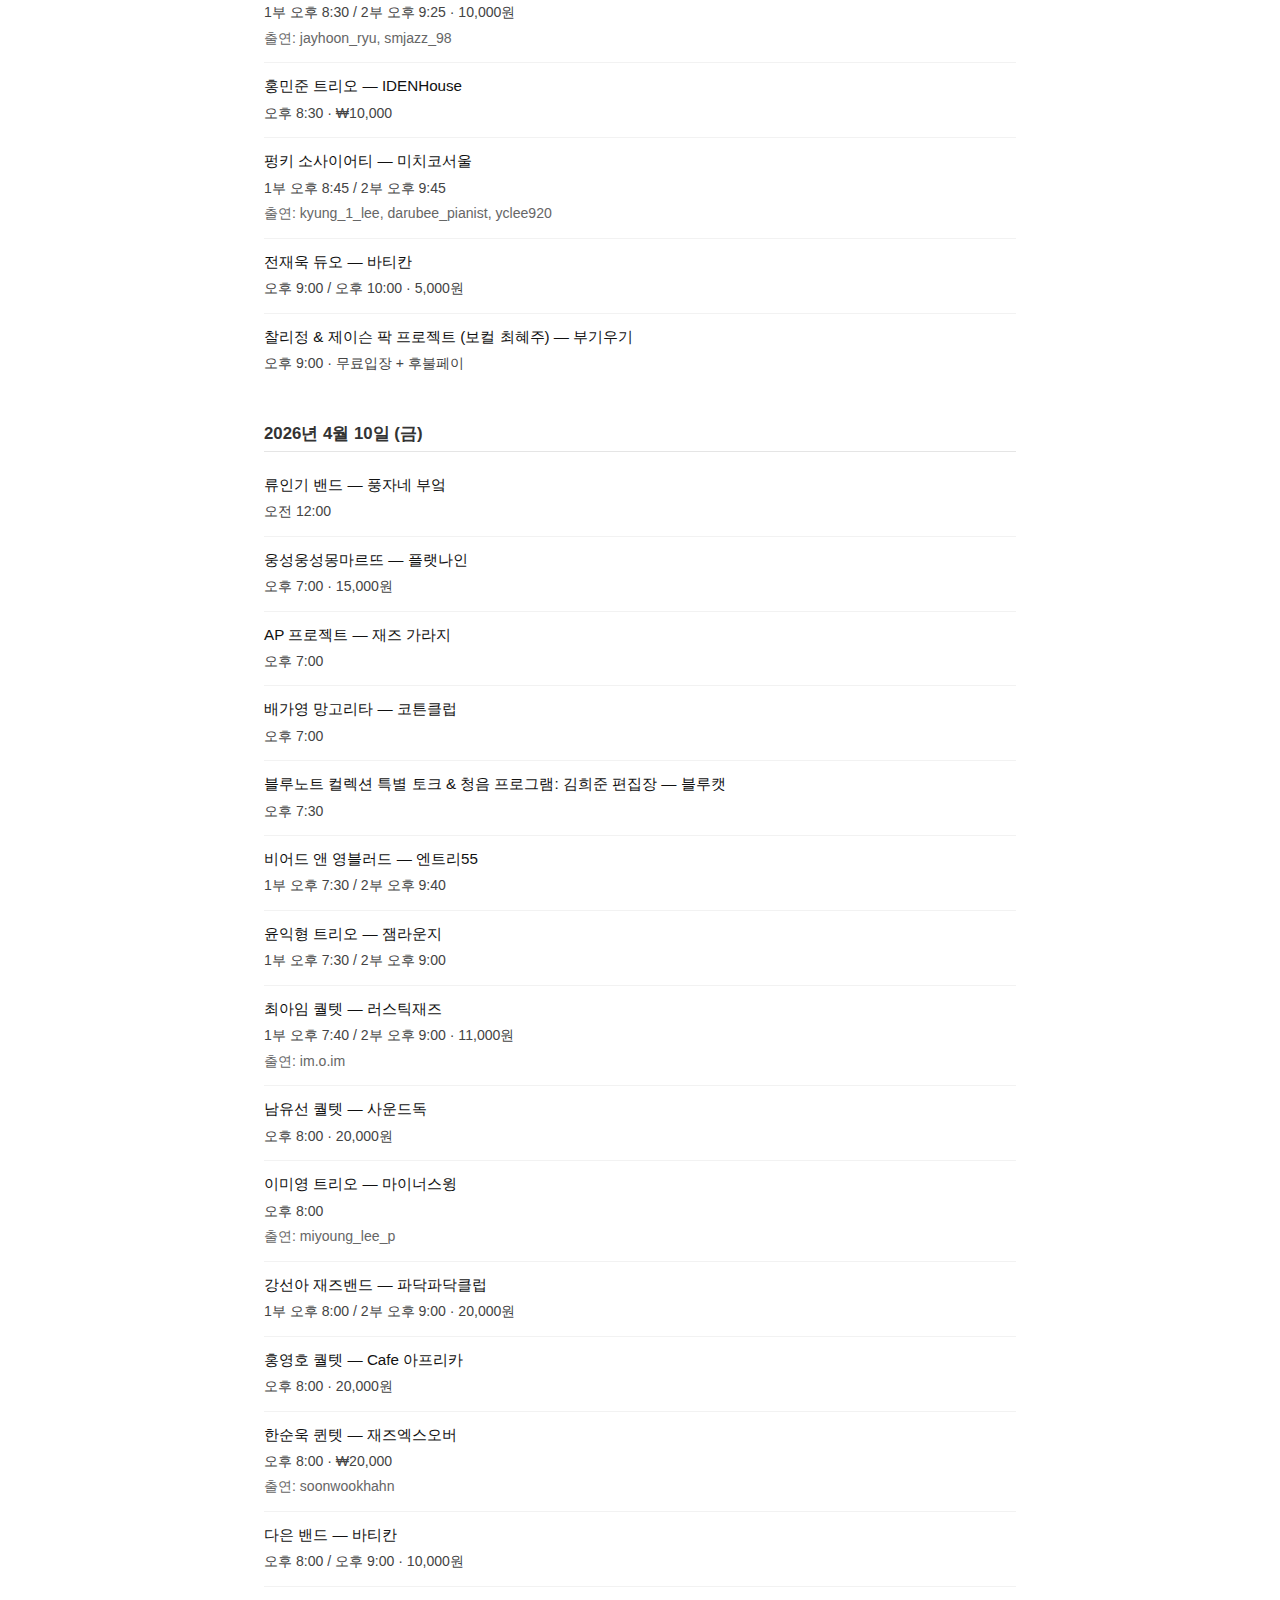
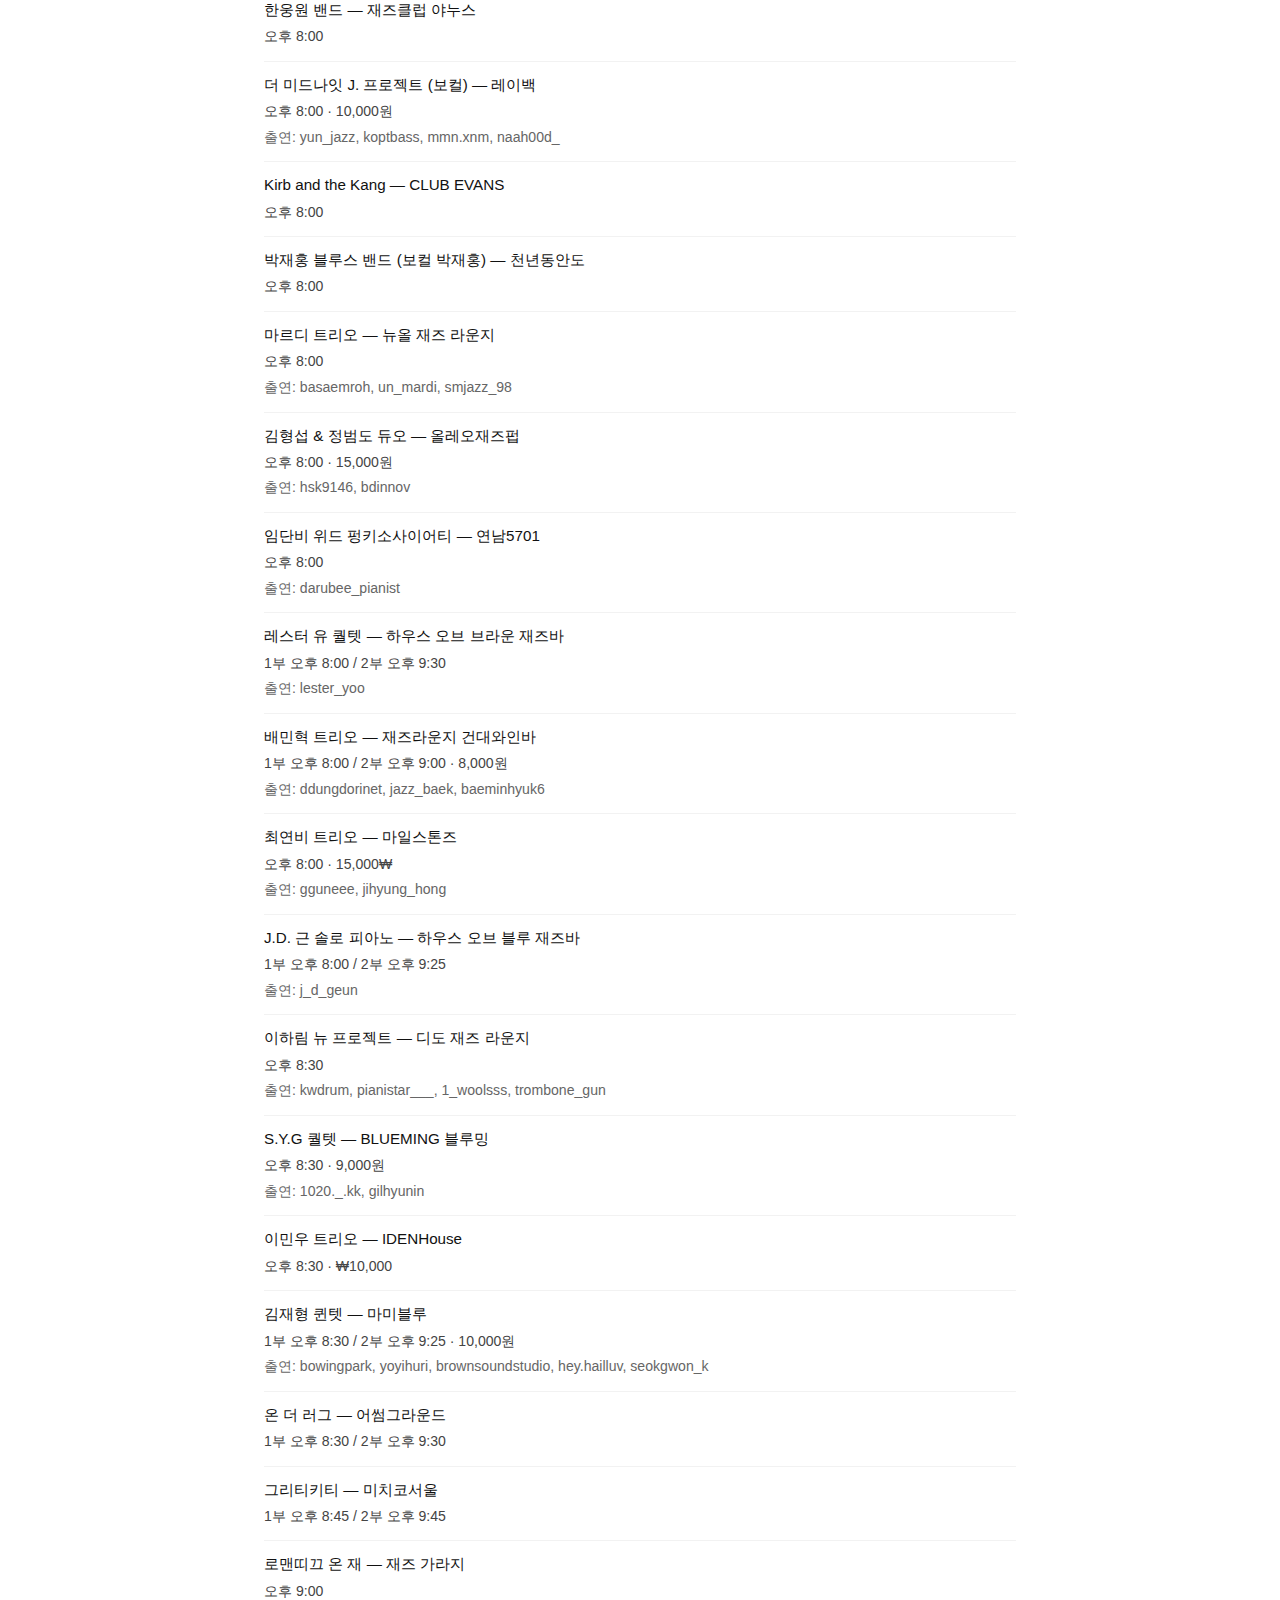
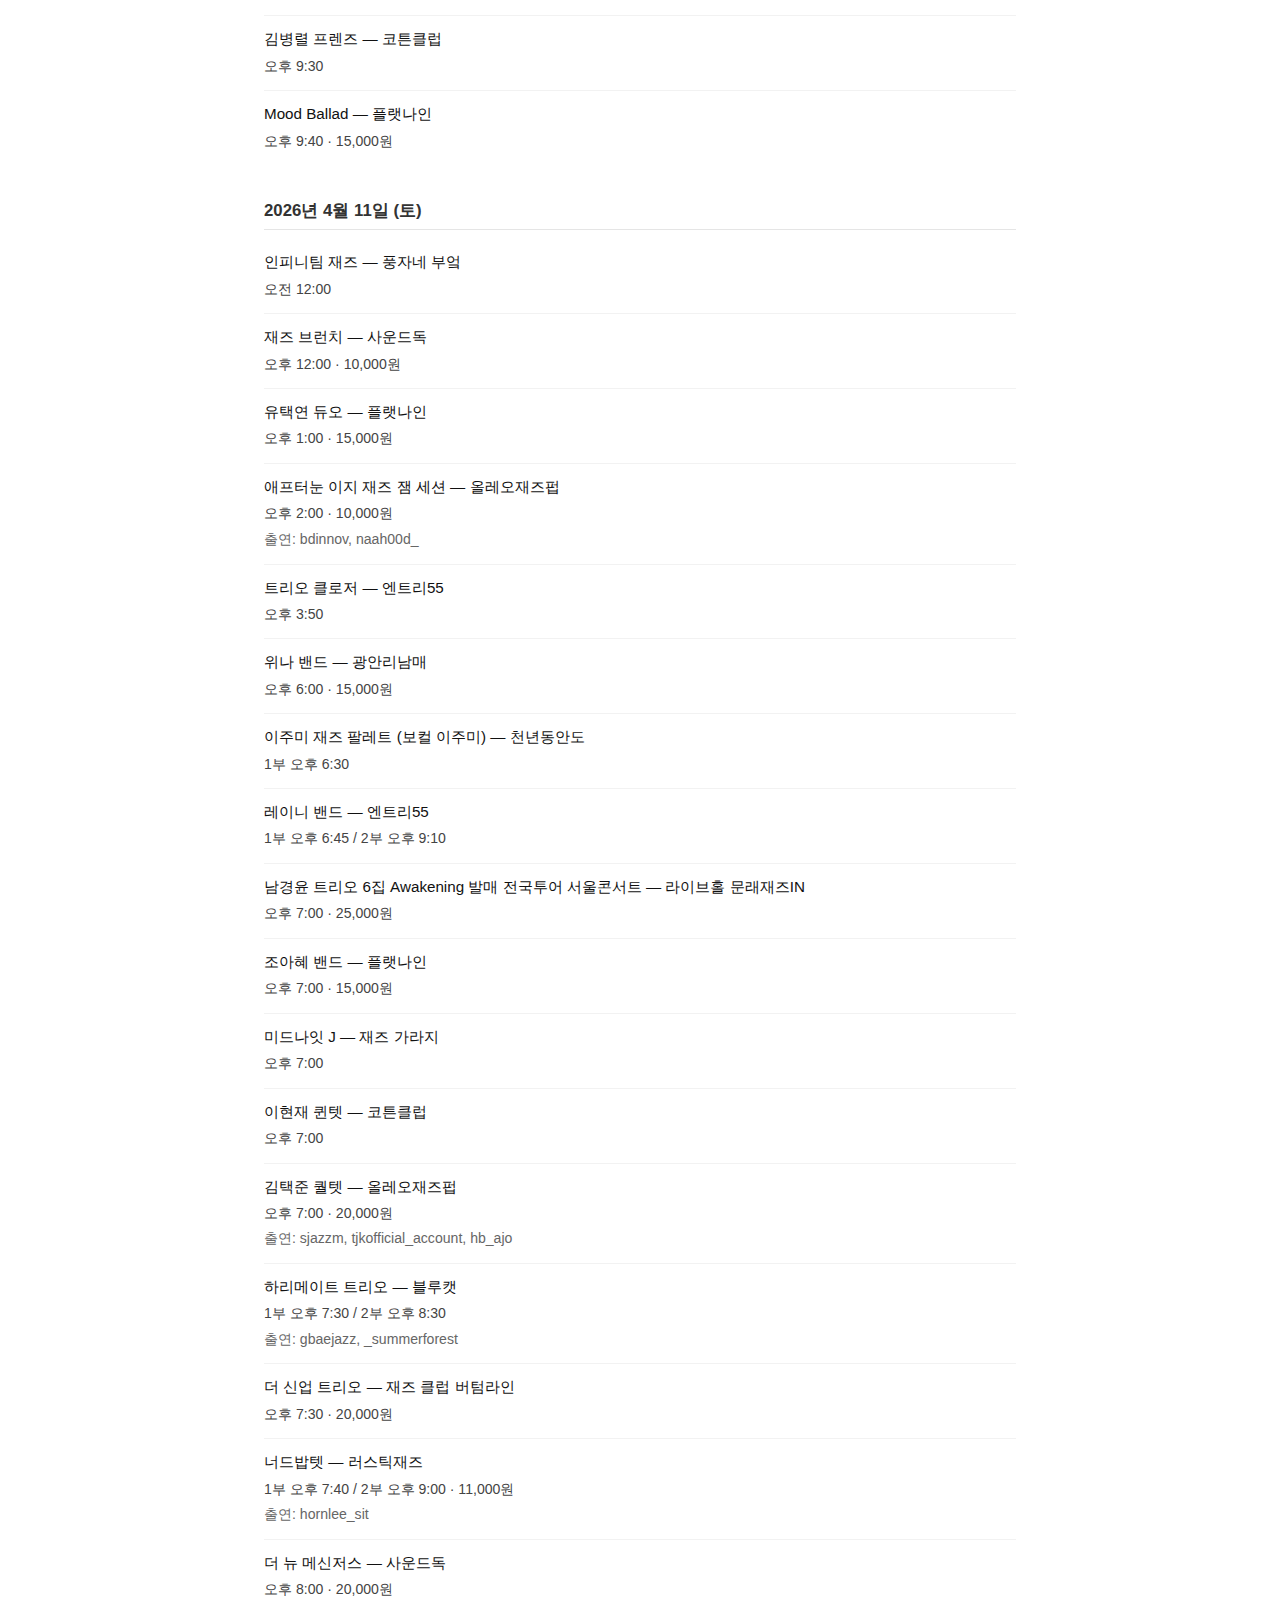
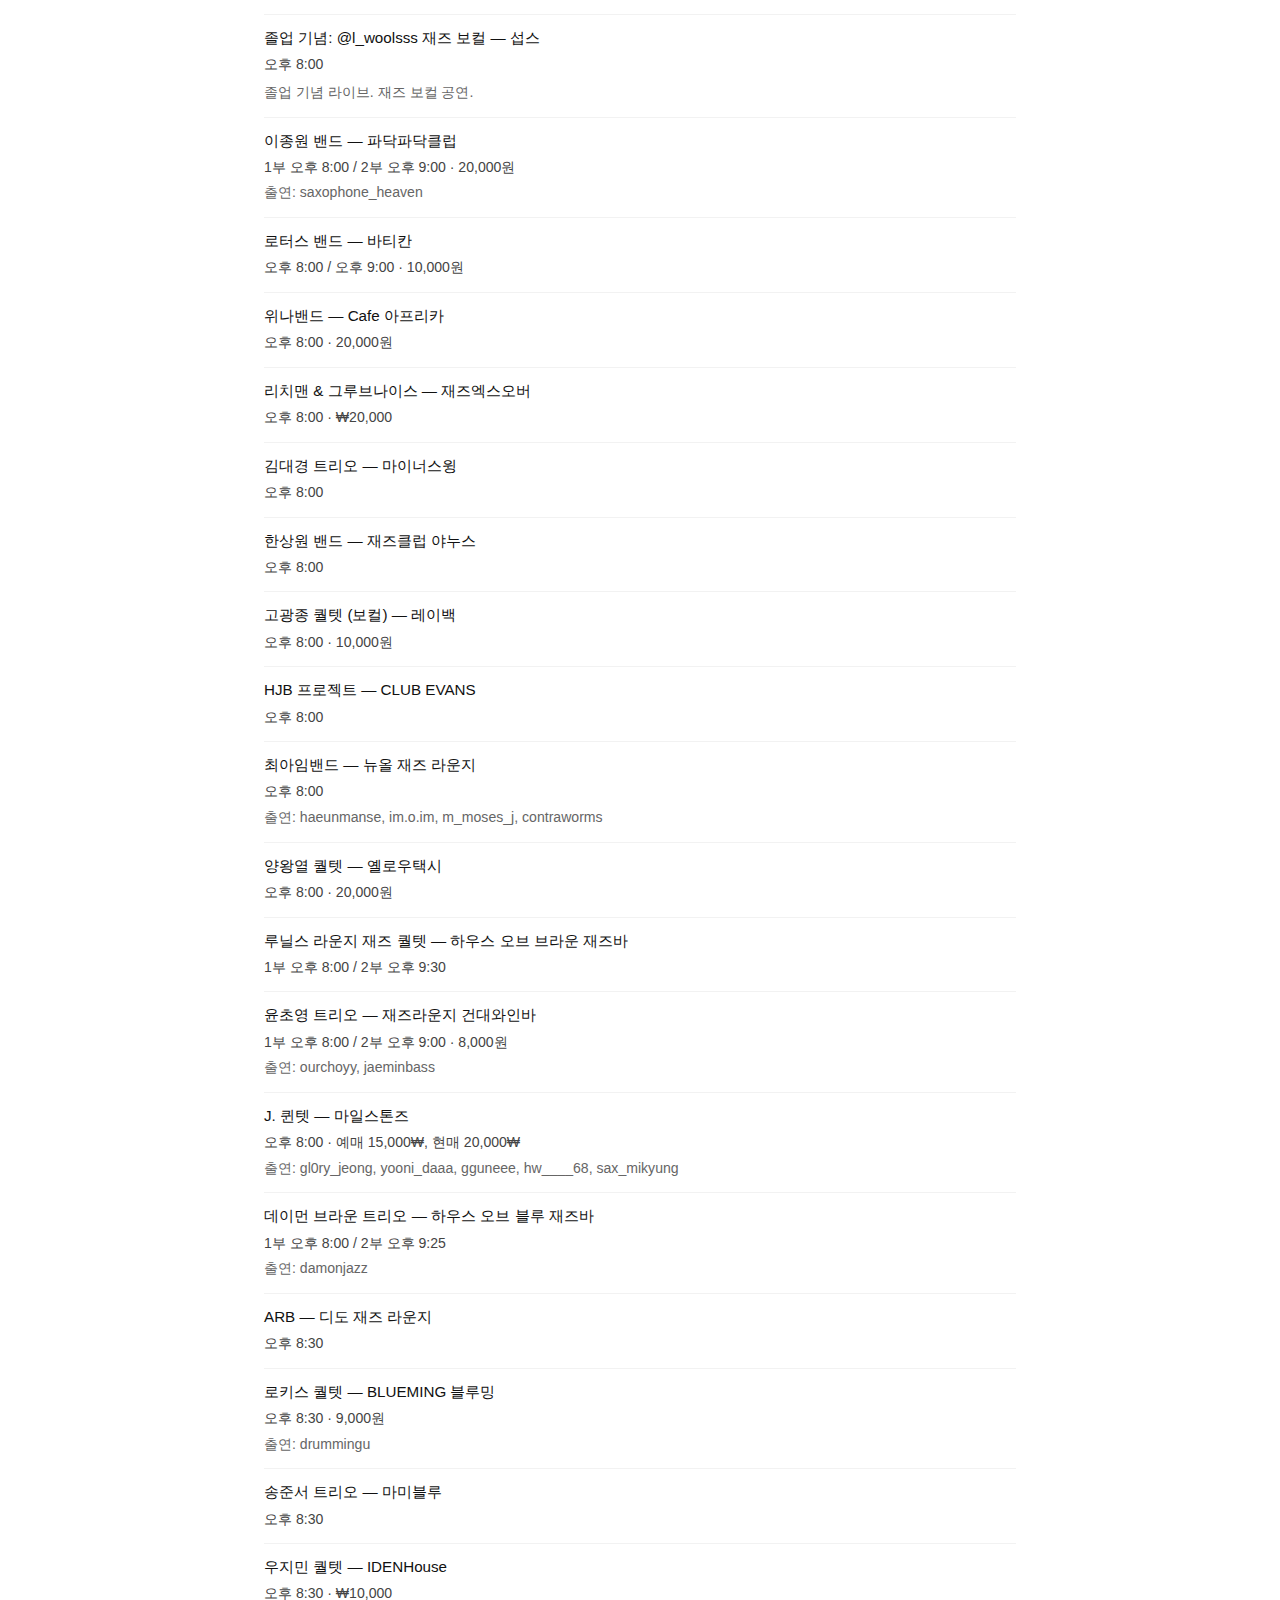
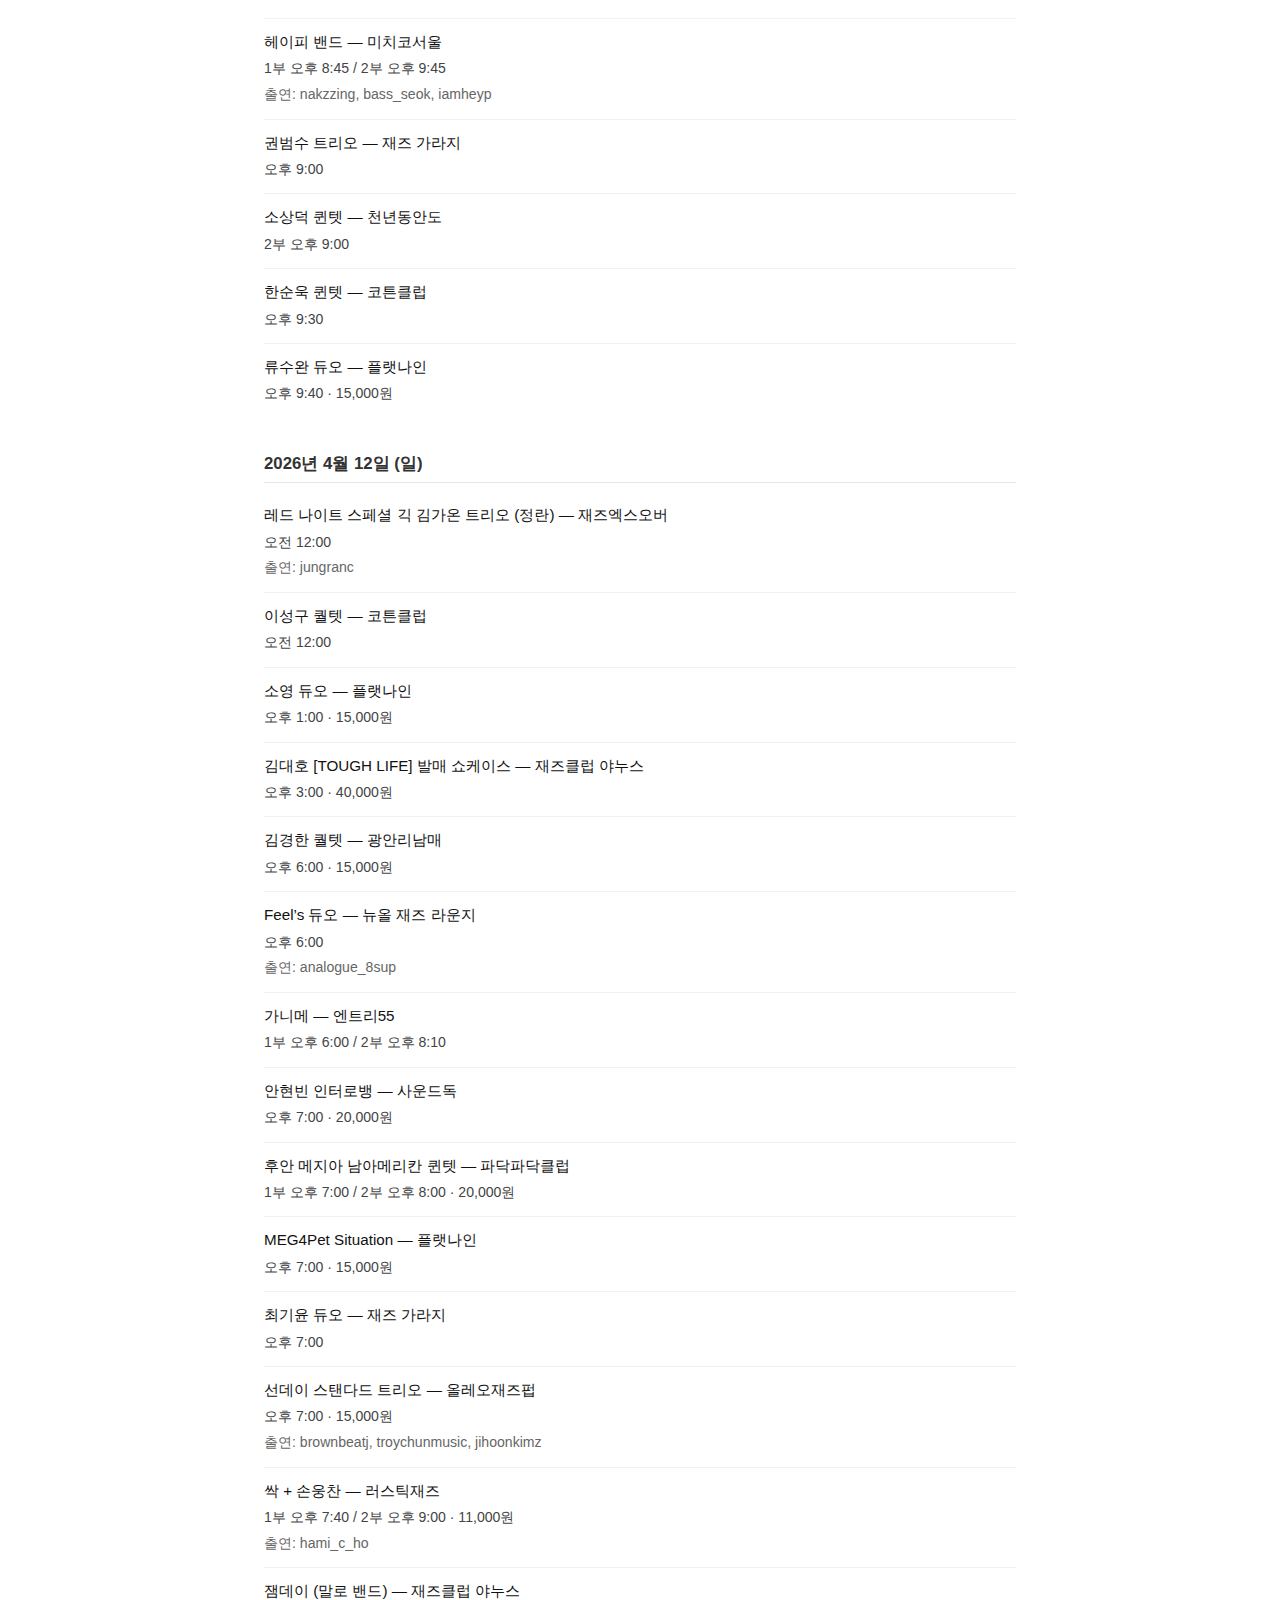
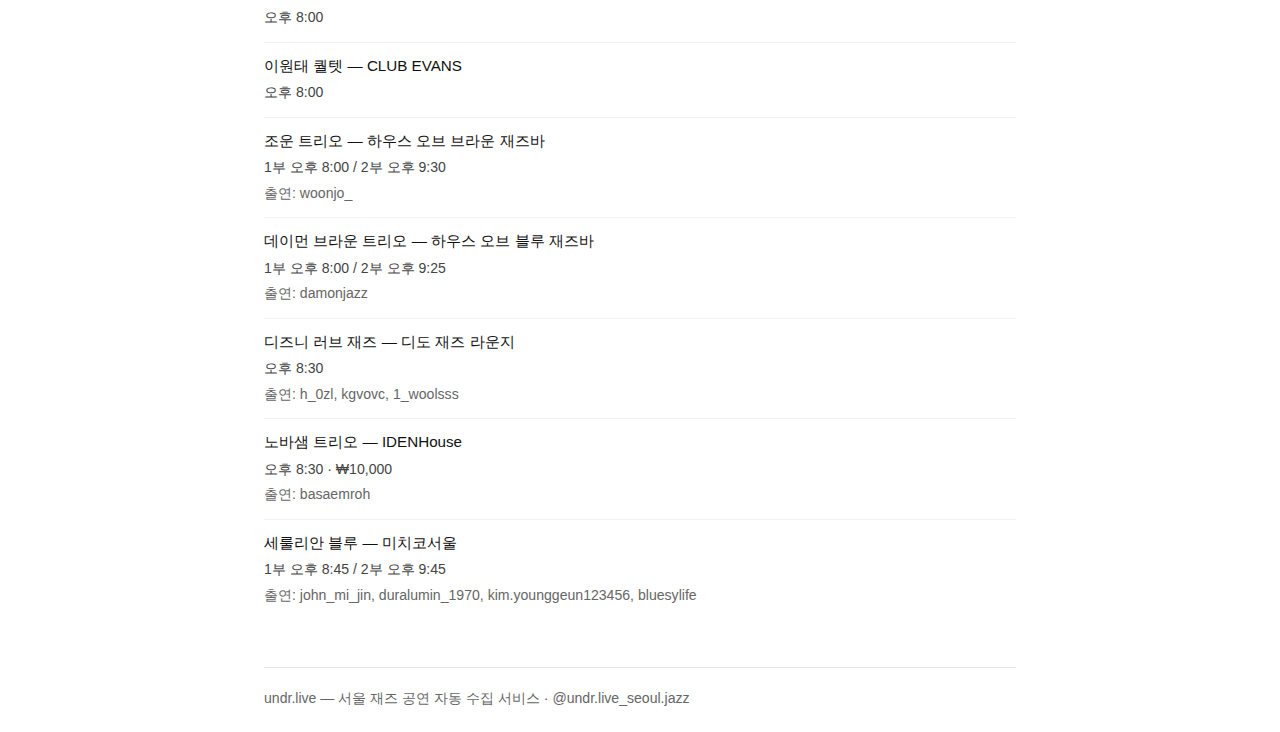
<file: seoul/jazz/digest/2026-04-06/index.html>
<!DOCTYPE html>
<html lang="ko">
<head>
  <meta charset="UTF-8">
  <meta name="viewport" content="width=device-width, initial-scale=1.0">
  <title>2026년 4월 6일 주 서울 재즈 공연</title>
  <meta name="description" content="2026년 4월 6일 주 서울 재즈 공연 일정. 2026년 4월 6일 (월)부터 2026년 4월 12일 (일)까지의 공연을 확인하세요.">
  <link rel="canonical" href="https://undr.live/seoul/jazz/digest/2026-04-06/">
  <meta name="robots" content="index, follow">
  <style>
  *, *::before, *::after { box-sizing: border-box; }
  body {
    font-family: -apple-system, 'Apple SD Gothic Neo', 'Malgun Gothic', sans-serif;
    max-width: 800px; margin: 0 auto; padding: 20px 24px;
    color: #111; line-height: 1.65; background: #fff;
  }
  header { margin-bottom: 2rem; padding-bottom: 1.25rem; border-bottom: 2px solid #111; }
  header p.back { font-size: 0.9rem; margin: 0 0 0.75rem; }
  h1 { font-size: 1.75rem; margin: 0 0 0.4rem; font-weight: 700; }
  h1 small { font-size: 1rem; font-weight: 400; color: #555; }
  h2 { font-size: 1.05rem; font-weight: 600; margin: 2rem 0 0.6rem;
       padding-bottom: 4px; border-bottom: 1px solid #e5e5e5; color: #333; }
  h3 { font-size: 0.95rem; margin: 0 0 0.2rem; font-weight: 500; }
  p { margin: 0.15rem 0; font-size: 0.88rem; color: #666; }
  p.meta { color: #444; }
  p.desc { margin-top: 0.3rem; }
  a { color: inherit; text-decoration: none; }
  a:hover { text-decoration: underline; }
  .event { padding: 10px 0; border-bottom: 1px solid #f2f2f2; }
  .event:last-child { border-bottom: none; }
  .cta {
    display: inline-block; margin-top: 0.75rem;
    padding: 7px 16px; background: #111; color: #fff !important;
    border-radius: 4px; font-size: 0.85rem; font-weight: 500;
    text-decoration: none !important;
  }
  .cta:hover { background: #333; }
  footer { margin-top: 3rem; padding-top: 1rem; border-top: 1px solid #e5e5e5;
           font-size: 0.82rem; color: #999; }
</style>
</head>
<body>
  <header>
    <p class="back"><a href="https://undr.live">← undr.live</a></p>
    <h1>2026년 4월 6일 주 서울 재즈 공연 <small>— undr.live</small></h1>
    <p>2026년 4월 6일 (월) ~ 2026년 4월 12일 (일) 공연 일정</p>
    <a class="cta" href="https://undr.live/seoul/jazz/ko">전체 사이트에서 보기 →</a>
    <p style="margin-top:0.6rem;font-size:0.8rem;color:#aaa">최종 업데이트: 2026-04-09</p>
  </header>
  <main>
    <section>
<h2>2026년 4월 9일 (목)</h2>
<article class="event">
  <h3><a href="https://www.instagram.com/p/DW2xK6WCbWi/" rel="noopener">한상원 밴드</a> — <a href="https://instagram.com/chunnyun.jazz" rel="noopener">천년동안도</a></h3>
  <p class="meta">오전 12:00</p>
</article>
<article class="event">
  <h3><a href="https://www.instagram.com/p/DW3YPIZk2Vq/" rel="noopener">유지호 트리오</a> — <a href="https://instagram.com/boogiewoogieseoul" rel="noopener">부기우기</a></h3>
  <p class="meta">오후 7:00 · 무료입장 + 후불페이</p>
</article>
<article class="event">
  <h3><a href="https://www.instagram.com/p/DWxX6xtCWpF/" rel="noopener">52nd 재즈 스트릿</a> — <a href="https://instagram.com/entry55_official" rel="noopener">엔트리55</a></h3>
  <p class="meta">1부 오후 7:30 / 2부 오후 9:40</p>
</article>
<article class="event">
  <h3><a href="https://www.instagram.com/p/DW008JvgXTg/" rel="noopener">이한진 밴드</a> — <a href="https://instagram.com/_jam_lounge" rel="noopener">잼라운지</a></h3>
  <p class="meta">1부 오후 7:30 / 2부 오후 9:00</p>
</article>
<article class="event">
  <h3><a href="https://www.instagram.com/p/DWtddJQkiDJ/" rel="noopener">배민혁 퀄텟</a> — <a href="https://instagram.com/sounddog_jazz" rel="noopener">사운드독</a></h3>
  <p class="meta">오후 8:00 · 20,000원</p>
</article>
<article class="event">
  <h3><a href="https://www.instagram.com/p/DWxynhbkuu1/" rel="noopener">최윤석 퀸텟</a> — <a href="https://instagram.com/pdpdclub" rel="noopener">파닥파닥클럽</a></h3>
  <p class="meta">1부 오후 8:00 / 2부 오후 9:00 · 20,000원</p>
</article>
<article class="event">
  <h3><a href="https://www.instagram.com/p/DW38DMLiWP8/" rel="noopener">난아진 슬로우 스텝스</a> — <a href="https://instagram.com/jazzxover" rel="noopener">재즈엑스오버</a></h3>
  <p class="meta">오후 8:00 · ₩20,000</p>
  <p>출연: nanahjin</p>
</article>
<article class="event">
  <h3><a href="https://www.instagram.com/p/DWv5QUbmKJM/" rel="noopener">원더러스 앤 러버스</a> — <a href="https://instagram.com/flatnine_jazzbar" rel="noopener">플랫나인</a></h3>
  <p class="meta">오후 8:00 · 15,000원</p>
  <p>출연: fluteforyou, inseopsong, kimseonghwa_, yesolaa</p>
</article>
<article class="event">
  <h3><a href="https://www.instagram.com/p/DWgZFLjk6aA/" rel="noopener">말로 밴드</a> — <a href="https://instagram.com/jazzclub_janus" rel="noopener">재즈클럽 야누스</a></h3>
  <p class="meta">오후 8:00</p>
</article>
<article class="event">
  <h3><a href="https://www.instagram.com/p/DWrXn4uj1om/" rel="noopener">Songs we know</a> — <a href="https://instagram.com/jazzclub_evans" rel="noopener">CLUB EVANS</a></h3>
  <p class="meta">오후 8:00</p>
</article>
<article class="event">
  <h3><a href="https://www.instagram.com/p/DWsOjCOjZq_/" rel="noopener">더 제레미 박 쇼</a> — <a href="https://instagram.com/cottonclub_seoul" rel="noopener">코튼클럽</a></h3>
  <p class="meta">오후 8:00</p>
</article>
<article class="event">
  <h3><a href="https://www.instagram.com/p/DWuvrNBk8bq/" rel="noopener">한상원 펑크 밴드 (보컬 조남준, 김재연, 서성은, 함의림)</a> — <a href="https://instagram.com/chunnyun.jazz" rel="noopener">천년동안도</a></h3>
  <p class="meta">오후 8:00</p>
</article>
<article class="event">
  <h3><a href="https://www.instagram.com/p/DWv-u12k5Is/" rel="noopener">수이 듀오</a> — <a href="https://instagram.com/newall_jazz" rel="noopener">뉴올 재즈 라운지</a></h3>
  <p class="meta">오후 8:00</p>
  <p>출연: sueenena</p>
</article>
<article class="event">
  <h3><a href="https://www.instagram.com/p/DWylftGAUng/" rel="noopener">윤찬 & 이동원 듀오</a> — <a href="https://instagram.com/oleojazzpub" rel="noopener">올레오재즈펍</a></h3>
  <p class="meta">오후 8:00 · 10,000원</p>
  <p>출연: nowherebefore, wallyplaysgroove</p>
</article>
<article class="event">
  <h3><a href="https://www.instagram.com/p/DWyjikFk2Qh/" rel="noopener">유윤이 듀오</a> — <a href="https://instagram.com/houseofbrown.seoul" rel="noopener">하우스 오브 브라운 재즈바</a></h3>
  <p class="meta">1부 오후 8:00 / 2부 오후 9:30</p>
  <p>출연: yooyounyverse</p>
</article>
<article class="event">
  <h3><a href="https://www.instagram.com/p/DWvmHR0EQkR/" rel="noopener">류제훈 트리오</a> — <a href="https://instagram.com/mammy__blue" rel="noopener">마미블루</a></h3>
  <p class="meta">1부 오후 8:30 / 2부 오후 9:25 · 10,000원</p>
  <p>출연: jayhoon_ryu, smjazz_98</p>
</article>
<article class="event">
  <h3><a href="https://www.instagram.com/p/DWwRsR3CWko/" rel="noopener">홍민준 트리오</a> — <a href="https://instagram.com/idenhouseinsta" rel="noopener">IDENHouse</a></h3>
  <p class="meta">오후 8:30 · ₩10,000</p>
</article>
<article class="event">
  <h3><a href="https://www.instagram.com/p/DWyQ88wArQ_/" rel="noopener">펑키 소사이어티</a> — <a href="https://instagram.com/michiko.seoul_official" rel="noopener">미치코서울</a></h3>
  <p class="meta">1부 오후 8:45 / 2부 오후 9:45</p>
  <p>출연: kyung_1_lee, darubee_pianist, yclee920</p>
</article>
<article class="event">
  <h3><a href="https://www.instagram.com/p/DWvpLR1iirw/" rel="noopener">전재욱 듀오</a> — <a href="https://instagram.com/bar_tican" rel="noopener">바티칸</a></h3>
  <p class="meta">오후 9:00 / 오후 10:00 · 5,000원</p>
</article>
<article class="event">
  <h3><a href="https://www.instagram.com/p/DW3YPIZk2Vq/" rel="noopener">찰리정 & 제이슨 팍 프로젝트 (보컬 최혜주)</a> — <a href="https://instagram.com/boogiewoogieseoul" rel="noopener">부기우기</a></h3>
  <p class="meta">오후 9:00 · 무료입장 + 후불페이</p>
</article>
</section><section>
<h2>2026년 4월 10일 (금)</h2>
<article class="event">
  <h3><a href="https://www.instagram.com/p/DWqpVo9RNAS/" rel="noopener">류인기 밴드</a> — <a href="https://instagram.com/pungjane2021" rel="noopener">풍자네 부엌</a></h3>
  <p class="meta">오전 12:00</p>
</article>
<article class="event">
  <h3><a href="https://www.instagram.com/p/DWvqnbwGASd/" rel="noopener">웅성웅성몽마르뜨</a> — <a href="https://instagram.com/flatnine_jazzbar" rel="noopener">플랫나인</a></h3>
  <p class="meta">오후 7:00 · 15,000원</p>
</article>
<article class="event">
  <h3><a href="https://www.instagram.com/p/DWoBHKFDnhw/" rel="noopener">AP 프로젝트</a> — <a href="https://instagram.com/jazzgarage_official" rel="noopener">재즈 가라지</a></h3>
  <p class="meta">오후 7:00</p>
</article>
<article class="event">
  <h3><a href="https://www.instagram.com/p/DWsOjCOjZq_/" rel="noopener">배가영 망고리타</a> — <a href="https://instagram.com/cottonclub_seoul" rel="noopener">코튼클럽</a></h3>
  <p class="meta">오후 7:00</p>
</article>
<article class="event">
  <h3><a href="https://www.instagram.com/p/DWQS5x3mHHQ/" rel="noopener">블루노트 컬렉션 특별 토크 & 청음 프로그램: 김희준 편집장</a> — <a href="https://instagram.com/bluecat.fezh" rel="noopener">블루캣</a></h3>
  <p class="meta">오후 7:30</p>
</article>
<article class="event">
  <h3><a href="https://www.instagram.com/p/DWxX6xtCWpF/" rel="noopener">비어드 앤 영블러드</a> — <a href="https://instagram.com/entry55_official" rel="noopener">엔트리55</a></h3>
  <p class="meta">1부 오후 7:30 / 2부 오후 9:40</p>
</article>
<article class="event">
  <h3><a href="https://www.instagram.com/p/DW008JvgXTg/" rel="noopener">윤익형 트리오</a> — <a href="https://instagram.com/_jam_lounge" rel="noopener">잼라운지</a></h3>
  <p class="meta">1부 오후 7:30 / 2부 오후 9:00</p>
</article>
<article class="event">
  <h3><a href="https://www.instagram.com/p/DWiTXO0Edel/" rel="noopener">최아임 퀄텟</a> — <a href="https://instagram.com/rustic_jazz" rel="noopener">러스틱재즈</a></h3>
  <p class="meta">1부 오후 7:40 / 2부 오후 9:00 · 11,000원</p>
  <p>출연: im.o.im</p>
</article>
<article class="event">
  <h3><a href="https://www.instagram.com/p/DWtddJQkiDJ/" rel="noopener">남유선 퀄텟</a> — <a href="https://instagram.com/sounddog_jazz" rel="noopener">사운드독</a></h3>
  <p class="meta">오후 8:00 · 20,000원</p>
</article>
<article class="event">
  <h3><a href="https://www.instagram.com/p/DWvUZczjx_H/" rel="noopener">이미영 트리오</a> — <a href="https://instagram.com/cafe_minor_swing" rel="noopener">마이너스윙</a></h3>
  <p class="meta">오후 8:00</p>
  <p>출연: miyoung_lee_p</p>
</article>
<article class="event">
  <h3><a href="https://www.instagram.com/p/DWxysfOEr3P/" rel="noopener">강선아 재즈밴드</a> — <a href="https://instagram.com/pdpdclub" rel="noopener">파닥파닥클럽</a></h3>
  <p class="meta">1부 오후 8:00 / 2부 오후 9:00 · 20,000원</p>
</article>
<article class="event">
  <h3><a href="https://www.instagram.com/p/DWOR3NMj88P/" rel="noopener">홍영호 퀄텟</a> — <a href="https://instagram.com/africa_since1988" rel="noopener">Cafe 아프리카</a></h3>
  <p class="meta">오후 8:00 · 20,000원</p>
</article>
<article class="event">
  <h3><a href="https://www.instagram.com/p/DWups9vE_pH/" rel="noopener">한순욱 퀸텟</a> — <a href="https://instagram.com/jazzxover" rel="noopener">재즈엑스오버</a></h3>
  <p class="meta">오후 8:00 · ₩20,000</p>
  <p>출연: soonwookhahn</p>
</article>
<article class="event">
  <h3><a href="https://www.instagram.com/p/DW28nUTKGBP/" rel="noopener">다은 밴드</a> — <a href="https://instagram.com/bar_tican" rel="noopener">바티칸</a></h3>
  <p class="meta">오후 8:00 / 오후 9:00 · 10,000원</p>
</article>
<article class="event">
  <h3><a href="https://www.instagram.com/p/DWgZFLjk6aA/" rel="noopener">한웅원 밴드</a> — <a href="https://instagram.com/jazzclub_janus" rel="noopener">재즈클럽 야누스</a></h3>
  <p class="meta">오후 8:00</p>
</article>
<article class="event">
  <h3><a href="https://www.instagram.com/p/DWx6Bd8jz7x/" rel="noopener">더 미드나잇 J. 프로젝트 (보컬)</a> — <a href="https://instagram.com/laidback2019" rel="noopener">레이백</a></h3>
  <p class="meta">오후 8:00 · 10,000원</p>
  <p>출연: yun_jazz, koptbass, mmn.xnm, naah00d_</p>
</article>
<article class="event">
  <h3><a href="https://www.instagram.com/p/DWrXn4uj1om/" rel="noopener">Kirb and the Kang</a> — <a href="https://instagram.com/jazzclub_evans" rel="noopener">CLUB EVANS</a></h3>
  <p class="meta">오후 8:00</p>
</article>
<article class="event">
  <h3><a href="https://www.instagram.com/p/DWuvrNBk8bq/" rel="noopener">박재홍 블루스 밴드 (보컬 박재홍)</a> — <a href="https://instagram.com/chunnyun.jazz" rel="noopener">천년동안도</a></h3>
  <p class="meta">오후 8:00</p>
</article>
<article class="event">
  <h3><a href="https://www.instagram.com/p/DWv-u12k5Is/" rel="noopener">마르디 트리오</a> — <a href="https://instagram.com/newall_jazz" rel="noopener">뉴올 재즈 라운지</a></h3>
  <p class="meta">오후 8:00</p>
  <p>출연: basaemroh, un_mardi, smjazz_98</p>
</article>
<article class="event">
  <h3><a href="https://www.instagram.com/p/DWylftGAUng/" rel="noopener">김형섭 & 정범도 듀오</a> — <a href="https://instagram.com/oleojazzpub" rel="noopener">올레오재즈펍</a></h3>
  <p class="meta">오후 8:00 · 15,000원</p>
  <p>출연: hsk9146, bdinnov</p>
</article>
<article class="event">
  <h3><a href="https://www.instagram.com/p/DWyKb_Ygbyv/" rel="noopener">임단비 위드 펑키소사이어티</a> — <a href="https://instagram.com/yeonnam5701" rel="noopener">연남5701</a></h3>
  <p class="meta">오후 8:00</p>
  <p>출연: darubee_pianist</p>
</article>
<article class="event">
  <h3><a href="https://www.instagram.com/p/DWyjikFk2Qh/" rel="noopener">레스터 유 퀄텟</a> — <a href="https://instagram.com/houseofbrown.seoul" rel="noopener">하우스 오브 브라운 재즈바</a></h3>
  <p class="meta">1부 오후 8:00 / 2부 오후 9:30</p>
  <p>출연: lester_yoo</p>
</article>
<article class="event">
  <h3><a href="https://www.instagram.com/p/DWyxwe8E8O1/" rel="noopener">배민혁 트리오</a> — <a href="https://instagram.com/jazzlounge_official" rel="noopener">재즈라운지 건대와인바</a></h3>
  <p class="meta">1부 오후 8:00 / 2부 오후 9:00 · 8,000원</p>
  <p>출연: ddungdorinet, jazz_baek, baeminhyuk6</p>
</article>
<article class="event">
  <h3><a href="https://www.instagram.com/p/DWy82nkj4a-/" rel="noopener">최연비 트리오</a> — <a href="https://instagram.com/milestones_jazz" rel="noopener">마일스톤즈</a></h3>
  <p class="meta">오후 8:00 · 15,000₩</p>
  <p>출연: gguneee, jihyung_hong</p>
</article>
<article class="event">
  <h3><a href="https://www.instagram.com/p/DWy4vl3gZwj/" rel="noopener">J.D. 근 솔로 피아노</a> — <a href="https://instagram.com/houseofblue.seoul" rel="noopener">하우스 오브 블루 재즈바</a></h3>
  <p class="meta">1부 오후 8:00 / 2부 오후 9:25</p>
  <p>출연: j_d_geun</p>
</article>
<article class="event">
  <h3><a href="https://www.instagram.com/p/DW2brF-j6Ve/" rel="noopener">이하림 뉴 프로젝트</a> — <a href="https://instagram.com/dido_jazz_lounge" rel="noopener">디도 재즈 라운지</a></h3>
  <p class="meta">오후 8:30</p>
  <p>출연: kwdrum, pianistar___, 1_woolsss, trombone_gun</p>
</article>
<article class="event">
  <h3><a href="https://www.instagram.com/p/DW1CdB-D8aN/" rel="noopener">S.Y.G 퀄텟</a> — <a href="https://instagram.com/blueming_jazz" rel="noopener">BLUEMING 블루밍</a></h3>
  <p class="meta">오후 8:30 · 9,000원</p>
  <p>출연: 1020._.kk, gilhyunin</p>
</article>
<article class="event">
  <h3><a href="https://www.instagram.com/p/DWwRsR3CWko/" rel="noopener">이민우 트리오</a> — <a href="https://instagram.com/idenhouseinsta" rel="noopener">IDENHouse</a></h3>
  <p class="meta">오후 8:30 · ₩10,000</p>
</article>
<article class="event">
  <h3><a href="https://www.instagram.com/p/DWyBlwZkfUS/" rel="noopener">김재형 퀸텟</a> — <a href="https://instagram.com/mammy__blue" rel="noopener">마미블루</a></h3>
  <p class="meta">1부 오후 8:30 / 2부 오후 9:25 · 10,000원</p>
  <p>출연: bowingpark, yoyihuri, brownsoundstudio, hey.hailluv, seokgwon_k</p>
</article>
<article class="event">
  <h3><a href="https://www.instagram.com/p/DWyfEg1j9iY/" rel="noopener">온 더 러그</a> — <a href="https://instagram.com/asome_ground" rel="noopener">어썸그라운드</a></h3>
  <p class="meta">1부 오후 8:30 / 2부 오후 9:30</p>
</article>
<article class="event">
  <h3><a href="https://www.instagram.com/p/DWySzTAAtCr/" rel="noopener">그리티키티</a> — <a href="https://instagram.com/michiko.seoul_official" rel="noopener">미치코서울</a></h3>
  <p class="meta">1부 오후 8:45 / 2부 오후 9:45</p>
</article>
<article class="event">
  <h3><a href="https://www.instagram.com/p/DWoBHKFDnhw/" rel="noopener">로맨띠끄 온 재</a> — <a href="https://instagram.com/jazzgarage_official" rel="noopener">재즈 가라지</a></h3>
  <p class="meta">오후 9:00</p>
</article>
<article class="event">
  <h3><a href="https://www.instagram.com/p/DWsOjCOjZq_/" rel="noopener">김병렬 프렌즈</a> — <a href="https://instagram.com/cottonclub_seoul" rel="noopener">코튼클럽</a></h3>
  <p class="meta">오후 9:30</p>
</article>
<article class="event">
  <h3><a href="https://www.instagram.com/p/DWvqnbwGASd/" rel="noopener">Mood Ballad</a> — <a href="https://instagram.com/flatnine_jazzbar" rel="noopener">플랫나인</a></h3>
  <p class="meta">오후 9:40 · 15,000원</p>
</article>
</section><section>
<h2>2026년 4월 11일 (토)</h2>
<article class="event">
  <h3><a href="https://www.instagram.com/p/DWqpVo9RNAS/" rel="noopener">인피니팀 재즈</a> — <a href="https://instagram.com/pungjane2021" rel="noopener">풍자네 부엌</a></h3>
  <p class="meta">오전 12:00</p>
</article>
<article class="event">
  <h3><a href="https://www.instagram.com/p/DWtebogEva-/" rel="noopener">재즈 브런치</a> — <a href="https://instagram.com/sounddog_jazz" rel="noopener">사운드독</a></h3>
  <p class="meta">오후 12:00 · 10,000원</p>
</article>
<article class="event">
  <h3><a href="https://www.instagram.com/p/DWvqnbwGASd/" rel="noopener">유택연 듀오</a> — <a href="https://instagram.com/flatnine_jazzbar" rel="noopener">플랫나인</a></h3>
  <p class="meta">오후 1:00 · 15,000원</p>
</article>
<article class="event">
  <h3><a href="https://www.instagram.com/p/DWylftGAUng/" rel="noopener">애프터눈 이지 재즈 잼 세션</a> — <a href="https://instagram.com/oleojazzpub" rel="noopener">올레오재즈펍</a></h3>
  <p class="meta">오후 2:00 · 10,000원</p>
  <p>출연: bdinnov, naah00d_</p>
</article>
<article class="event">
  <h3><a href="https://www.instagram.com/p/DWxX6xtCWpF/" rel="noopener">트리오 클로저</a> — <a href="https://instagram.com/entry55_official" rel="noopener">엔트리55</a></h3>
  <p class="meta">오후 3:50</p>
</article>
<article class="event">
  <h3><a href="https://www.instagram.com/p/DWP4ff8gV0E/" rel="noopener">위나 밴드</a> — <a href="https://instagram.com/gwangalli_namme" rel="noopener">광안리남매</a></h3>
  <p class="meta">오후 6:00 · 15,000원</p>
</article>
<article class="event">
  <h3><a href="https://www.instagram.com/p/DWuvrNBk8bq/" rel="noopener">이주미 재즈 팔레트 (보컬 이주미)</a> — <a href="https://instagram.com/chunnyun.jazz" rel="noopener">천년동안도</a></h3>
  <p class="meta">1부 오후 6:30</p>
</article>
<article class="event">
  <h3><a href="https://www.instagram.com/p/DWxX6xtCWpF/" rel="noopener">레이니 밴드</a> — <a href="https://instagram.com/entry55_official" rel="noopener">엔트리55</a></h3>
  <p class="meta">1부 오후 6:45 / 2부 오후 9:10</p>
</article>
<article class="event">
  <h3><a href="https://www.instagram.com/p/DW3gQlhAZir/" rel="noopener">남경윤 트리오 6집 Awakening 발매 전국투어 서울콘서트</a> — <a href="https://instagram.com/yoori.kim_mullaejazzin" rel="noopener">라이브홀 문래재즈IN</a></h3>
  <p class="meta">오후 7:00 · 25,000원</p>
</article>
<article class="event">
  <h3><a href="https://www.instagram.com/p/DWvqnbwGASd/" rel="noopener">조아혜 밴드</a> — <a href="https://instagram.com/flatnine_jazzbar" rel="noopener">플랫나인</a></h3>
  <p class="meta">오후 7:00 · 15,000원</p>
</article>
<article class="event">
  <h3><a href="https://www.instagram.com/p/DWoBHKFDnhw/" rel="noopener">미드나잇 J</a> — <a href="https://instagram.com/jazzgarage_official" rel="noopener">재즈 가라지</a></h3>
  <p class="meta">오후 7:00</p>
</article>
<article class="event">
  <h3><a href="https://www.instagram.com/p/DWsOjCOjZq_/" rel="noopener">이현재 퀸텟</a> — <a href="https://instagram.com/cottonclub_seoul" rel="noopener">코튼클럽</a></h3>
  <p class="meta">오후 7:00</p>
</article>
<article class="event">
  <h3><a href="https://www.instagram.com/p/DWylftGAUng/" rel="noopener">김택준 퀄텟</a> — <a href="https://instagram.com/oleojazzpub" rel="noopener">올레오재즈펍</a></h3>
  <p class="meta">오후 7:00 · 20,000원</p>
  <p>출연: sjazzm, tjkofficial_account, hb_ajo</p>
</article>
<article class="event">
  <h3><a href="https://www.instagram.com/p/DWxyVlPkhhK/" rel="noopener">하리메이트 트리오</a> — <a href="https://instagram.com/bluecat.fezh" rel="noopener">블루캣</a></h3>
  <p class="meta">1부 오후 7:30 / 2부 오후 8:30</p>
  <p>출연: gbaejazz, _summerforest</p>
</article>
<article class="event">
  <h3><a href="https://www.instagram.com/p/DWyFGFgkRzj/" rel="noopener">더 신업 트리오</a> — <a href="https://instagram.com/jazzclubbottomline" rel="noopener">재즈 클럽 버텀라인</a></h3>
  <p class="meta">오후 7:30 · 20,000원</p>
</article>
<article class="event">
  <h3><a href="https://www.instagram.com/p/DWiTXO0Edel/" rel="noopener">너드밥텟</a> — <a href="https://instagram.com/rustic_jazz" rel="noopener">러스틱재즈</a></h3>
  <p class="meta">1부 오후 7:40 / 2부 오후 9:00 · 11,000원</p>
  <p>출연: hornlee_sit</p>
</article>
<article class="event">
  <h3><a href="https://www.instagram.com/p/DWtddJQkiDJ/" rel="noopener">더 뉴 메신저스</a> — <a href="https://instagram.com/sounddog_jazz" rel="noopener">사운드독</a></h3>
  <p class="meta">오후 8:00 · 20,000원</p>
</article>
<article class="event">
  <h3><a href="https://www.instagram.com/p/DVGPGBhEhIv/" rel="noopener">졸업 기념: @l_woolsss 재즈 보컬</a> — <a href="https://instagram.com/seobs_bar" rel="noopener">섭스</a></h3>
  <p class="meta">오후 8:00</p>
  <p class="desc">졸업 기념 라이브. 재즈 보컬 공연.</p>
</article>
<article class="event">
  <h3><a href="https://www.instagram.com/p/DWxyzPPkl__/" rel="noopener">이종원 밴드</a> — <a href="https://instagram.com/pdpdclub" rel="noopener">파닥파닥클럽</a></h3>
  <p class="meta">1부 오후 8:00 / 2부 오후 9:00 · 20,000원</p>
  <p>출연: saxophone_heaven</p>
</article>
<article class="event">
  <h3><a href="https://www.instagram.com/p/DW29UutqN5R/" rel="noopener">로터스 밴드</a> — <a href="https://instagram.com/bar_tican" rel="noopener">바티칸</a></h3>
  <p class="meta">오후 8:00 / 오후 9:00 · 10,000원</p>
</article>
<article class="event">
  <h3><a href="https://www.instagram.com/p/DWOR3NMj88P/" rel="noopener">위나밴드</a> — <a href="https://instagram.com/africa_since1988" rel="noopener">Cafe 아프리카</a></h3>
  <p class="meta">오후 8:00 · 20,000원</p>
</article>
<article class="event">
  <h3><a href="https://www.instagram.com/p/DWups9vE_pH/" rel="noopener">리치맨 & 그루브나이스</a> — <a href="https://instagram.com/jazzxover" rel="noopener">재즈엑스오버</a></h3>
  <p class="meta">오후 8:00 · ₩20,000</p>
</article>
<article class="event">
  <h3><a href="https://www.instagram.com/p/DWvUsqMDxXa/" rel="noopener">김대경 트리오</a> — <a href="https://instagram.com/cafe_minor_swing" rel="noopener">마이너스윙</a></h3>
  <p class="meta">오후 8:00</p>
</article>
<article class="event">
  <h3><a href="https://www.instagram.com/p/DWgZFLjk6aA/" rel="noopener">한상원 밴드</a> — <a href="https://instagram.com/jazzclub_janus" rel="noopener">재즈클럽 야누스</a></h3>
  <p class="meta">오후 8:00</p>
</article>
<article class="event">
  <h3><a href="https://www.instagram.com/p/DW0FqraDz7K/" rel="noopener">고광종 퀄텟 (보컬)</a> — <a href="https://instagram.com/laidback2019" rel="noopener">레이백</a></h3>
  <p class="meta">오후 8:00 · 10,000원</p>
</article>
<article class="event">
  <h3><a href="https://www.instagram.com/p/DWrXn4uj1om/" rel="noopener">HJB 프로젝트</a> — <a href="https://instagram.com/jazzclub_evans" rel="noopener">CLUB EVANS</a></h3>
  <p class="meta">오후 8:00</p>
</article>
<article class="event">
  <h3><a href="https://www.instagram.com/p/DWv-u12k5Is/" rel="noopener">최아임밴드</a> — <a href="https://instagram.com/newall_jazz" rel="noopener">뉴올 재즈 라운지</a></h3>
  <p class="meta">오후 8:00</p>
  <p>출연: haeunmanse, im.o.im, m_moses_j, contraworms</p>
</article>
<article class="event">
  <h3><a href="https://www.instagram.com/p/DWv1dM7E6pi/" rel="noopener">양왕열 퀄텟</a> — <a href="https://instagram.com/yellow___taxi" rel="noopener">옐로우택시</a></h3>
  <p class="meta">오후 8:00 · 20,000원</p>
</article>
<article class="event">
  <h3><a href="https://www.instagram.com/p/DWyjikFk2Qh/" rel="noopener">루닐스 라운지 재즈 퀄텟</a> — <a href="https://instagram.com/houseofbrown.seoul" rel="noopener">하우스 오브 브라운 재즈바</a></h3>
  <p class="meta">1부 오후 8:00 / 2부 오후 9:30</p>
</article>
<article class="event">
  <h3><a href="https://www.instagram.com/p/DWyx9ezk9Qf/" rel="noopener">윤초영 트리오</a> — <a href="https://instagram.com/jazzlounge_official" rel="noopener">재즈라운지 건대와인바</a></h3>
  <p class="meta">1부 오후 8:00 / 2부 오후 9:00 · 8,000원</p>
  <p>출연: ourchoyy, jaeminbass</p>
</article>
<article class="event">
  <h3><a href="https://www.instagram.com/p/DWy96xAjyXs/" rel="noopener">J. 퀸텟</a> — <a href="https://instagram.com/milestones_jazz" rel="noopener">마일스톤즈</a></h3>
  <p class="meta">오후 8:00 · 예매 15,000₩, 현매 20,000₩</p>
  <p>출연: gl0ry_jeong, yooni_daaa, gguneee, hw____68, sax_mikyung</p>
</article>
<article class="event">
  <h3><a href="https://www.instagram.com/p/DWy4vl3gZwj/" rel="noopener">데이먼 브라운 트리오</a> — <a href="https://instagram.com/houseofblue.seoul" rel="noopener">하우스 오브 블루 재즈바</a></h3>
  <p class="meta">1부 오후 8:00 / 2부 오후 9:25</p>
  <p>출연: damonjazz</p>
</article>
<article class="event">
  <h3><a href="https://www.instagram.com/p/DWG6kcaj0Mk/" rel="noopener">ARB</a> — <a href="https://instagram.com/dido_jazz_lounge" rel="noopener">디도 재즈 라운지</a></h3>
  <p class="meta">오후 8:30</p>
</article>
<article class="event">
  <h3><a href="https://www.instagram.com/p/DW1C6ucD_Ac/" rel="noopener">로키스 퀄텟</a> — <a href="https://instagram.com/blueming_jazz" rel="noopener">BLUEMING 블루밍</a></h3>
  <p class="meta">오후 8:30 · 9,000원</p>
  <p>출연: drummingu</p>
</article>
<article class="event">
  <h3><a href="https://www.instagram.com/p/DWn6UFCErzX/" rel="noopener">송준서 트리오</a> — <a href="https://instagram.com/mammy__blue" rel="noopener">마미블루</a></h3>
  <p class="meta">오후 8:30</p>
</article>
<article class="event">
  <h3><a href="https://www.instagram.com/p/DWwRsR3CWko/" rel="noopener">우지민 퀄텟</a> — <a href="https://instagram.com/idenhouseinsta" rel="noopener">IDENHouse</a></h3>
  <p class="meta">오후 8:30 · ₩10,000</p>
</article>
<article class="event">
  <h3><a href="https://www.instagram.com/p/DWyTETogm5p/" rel="noopener">헤이피 밴드</a> — <a href="https://instagram.com/michiko.seoul_official" rel="noopener">미치코서울</a></h3>
  <p class="meta">1부 오후 8:45 / 2부 오후 9:45</p>
  <p>출연: nakzzing, bass_seok, iamheyp</p>
</article>
<article class="event">
  <h3><a href="https://www.instagram.com/p/DWoBHKFDnhw/" rel="noopener">권범수 트리오</a> — <a href="https://instagram.com/jazzgarage_official" rel="noopener">재즈 가라지</a></h3>
  <p class="meta">오후 9:00</p>
</article>
<article class="event">
  <h3><a href="https://www.instagram.com/p/DWuvrNBk8bq/" rel="noopener">소상덕 퀸텟</a> — <a href="https://instagram.com/chunnyun.jazz" rel="noopener">천년동안도</a></h3>
  <p class="meta">2부 오후 9:00</p>
</article>
<article class="event">
  <h3><a href="https://www.instagram.com/p/DWsOjCOjZq_/" rel="noopener">한순욱 퀸텟</a> — <a href="https://instagram.com/cottonclub_seoul" rel="noopener">코튼클럽</a></h3>
  <p class="meta">오후 9:30</p>
</article>
<article class="event">
  <h3><a href="https://www.instagram.com/p/DWvqnbwGASd/" rel="noopener">류수완 듀오</a> — <a href="https://instagram.com/flatnine_jazzbar" rel="noopener">플랫나인</a></h3>
  <p class="meta">오후 9:40 · 15,000원</p>
</article>
</section><section>
<h2>2026년 4월 12일 (일)</h2>
<article class="event">
  <h3><a href="https://www.instagram.com/p/DWJgonxk1KN/" rel="noopener">레드 나이트 스페셜 긱 김가온 트리오 (정란)</a> — <a href="https://instagram.com/jazzxover" rel="noopener">재즈엑스오버</a></h3>
  <p class="meta">오전 12:00</p>
  <p>출연: jungranc</p>
</article>
<article class="event">
  <h3><a href="https://www.instagram.com/p/DWsOjCOjZq_/" rel="noopener">이성구 퀄텟</a> — <a href="https://instagram.com/cottonclub_seoul" rel="noopener">코튼클럽</a></h3>
  <p class="meta">오전 12:00</p>
</article>
<article class="event">
  <h3><a href="https://www.instagram.com/p/DWvqnbwGASd/" rel="noopener">소영 듀오</a> — <a href="https://instagram.com/flatnine_jazzbar" rel="noopener">플랫나인</a></h3>
  <p class="meta">오후 1:00 · 15,000원</p>
</article>
<article class="event">
  <h3><a href="https://www.instagram.com/p/DWhBXsmk6yE/" rel="noopener">김대호 [TOUGH LIFE] 발매 쇼케이스</a> — <a href="https://instagram.com/jazzclub_janus" rel="noopener">재즈클럽 야누스</a></h3>
  <p class="meta">오후 3:00 · 40,000원</p>
</article>
<article class="event">
  <h3><a href="https://www.instagram.com/p/DWP4ff8gV0E/" rel="noopener">김경한 퀄텟</a> — <a href="https://instagram.com/gwangalli_namme" rel="noopener">광안리남매</a></h3>
  <p class="meta">오후 6:00 · 15,000원</p>
</article>
<article class="event">
  <h3><a href="https://www.instagram.com/p/DWv-u12k5Is/" rel="noopener">Feel’s 듀오</a> — <a href="https://instagram.com/newall_jazz" rel="noopener">뉴올 재즈 라운지</a></h3>
  <p class="meta">오후 6:00</p>
  <p>출연: analogue_8sup</p>
</article>
<article class="event">
  <h3><a href="https://www.instagram.com/p/DWxX6xtCWpF/" rel="noopener">가니메</a> — <a href="https://instagram.com/entry55_official" rel="noopener">엔트리55</a></h3>
  <p class="meta">1부 오후 6:00 / 2부 오후 8:10</p>
</article>
<article class="event">
  <h3><a href="https://www.instagram.com/p/DWtddJQkiDJ/" rel="noopener">안현빈 인터로뱅</a> — <a href="https://instagram.com/sounddog_jazz" rel="noopener">사운드독</a></h3>
  <p class="meta">오후 7:00 · 20,000원</p>
</article>
<article class="event">
  <h3><a href="https://www.instagram.com/p/DWxy8jWkmzc/" rel="noopener">후안 메지아 남아메리칸 퀸텟</a> — <a href="https://instagram.com/pdpdclub" rel="noopener">파닥파닥클럽</a></h3>
  <p class="meta">1부 오후 7:00 / 2부 오후 8:00 · 20,000원</p>
</article>
<article class="event">
  <h3><a href="https://www.instagram.com/p/DWvqnbwGASd/" rel="noopener">MEG4Pet Situation</a> — <a href="https://instagram.com/flatnine_jazzbar" rel="noopener">플랫나인</a></h3>
  <p class="meta">오후 7:00 · 15,000원</p>
</article>
<article class="event">
  <h3><a href="https://www.instagram.com/p/DWoBHKFDnhw/" rel="noopener">최기윤 듀오</a> — <a href="https://instagram.com/jazzgarage_official" rel="noopener">재즈 가라지</a></h3>
  <p class="meta">오후 7:00</p>
</article>
<article class="event">
  <h3><a href="https://www.instagram.com/p/DWylftGAUng/" rel="noopener">선데이 스탠다드 트리오</a> — <a href="https://instagram.com/oleojazzpub" rel="noopener">올레오재즈펍</a></h3>
  <p class="meta">오후 7:00 · 15,000원</p>
  <p>출연: brownbeatj, troychunmusic, jihoonkimz</p>
</article>
<article class="event">
  <h3><a href="https://www.instagram.com/p/DWiTXO0Edel/" rel="noopener">싹 + 손웅찬</a> — <a href="https://instagram.com/rustic_jazz" rel="noopener">러스틱재즈</a></h3>
  <p class="meta">1부 오후 7:40 / 2부 오후 9:00 · 11,000원</p>
  <p>출연: hami_c_ho</p>
</article>
<article class="event">
  <h3><a href="https://www.instagram.com/p/DWgZFLjk6aA/" rel="noopener">잼데이 (말로 밴드)</a> — <a href="https://instagram.com/jazzclub_janus" rel="noopener">재즈클럽 야누스</a></h3>
  <p class="meta">오후 8:00</p>
</article>
<article class="event">
  <h3><a href="https://www.instagram.com/p/DWrXn4uj1om/" rel="noopener">이원태 퀄텟</a> — <a href="https://instagram.com/jazzclub_evans" rel="noopener">CLUB EVANS</a></h3>
  <p class="meta">오후 8:00</p>
</article>
<article class="event">
  <h3><a href="https://www.instagram.com/p/DWyjikFk2Qh/" rel="noopener">조운 트리오</a> — <a href="https://instagram.com/houseofbrown.seoul" rel="noopener">하우스 오브 브라운 재즈바</a></h3>
  <p class="meta">1부 오후 8:00 / 2부 오후 9:30</p>
  <p>출연: woonjo_</p>
</article>
<article class="event">
  <h3><a href="https://www.instagram.com/p/DWy4vl3gZwj/" rel="noopener">데이먼 브라운 트리오</a> — <a href="https://instagram.com/houseofblue.seoul" rel="noopener">하우스 오브 블루 재즈바</a></h3>
  <p class="meta">1부 오후 8:00 / 2부 오후 9:25</p>
  <p>출연: damonjazz</p>
</article>
<article class="event">
  <h3><a href="https://www.instagram.com/p/DW2bzlxjwlF/" rel="noopener">디즈니 러브 재즈</a> — <a href="https://instagram.com/dido_jazz_lounge" rel="noopener">디도 재즈 라운지</a></h3>
  <p class="meta">오후 8:30</p>
  <p>출연: h_0zl, kgvovc, 1_woolsss</p>
</article>
<article class="event">
  <h3><a href="https://www.instagram.com/p/DWwRsR3CWko/" rel="noopener">노바샘 트리오</a> — <a href="https://instagram.com/idenhouseinsta" rel="noopener">IDENHouse</a></h3>
  <p class="meta">오후 8:30 · ₩10,000</p>
  <p>출연: basaemroh</p>
</article>
<article class="event">
  <h3><a href="https://www.instagram.com/p/DWyUbdngnvQ/" rel="noopener">세룰리안 블루</a> — <a href="https://instagram.com/michiko.seoul_official" rel="noopener">미치코서울</a></h3>
  <p class="meta">1부 오후 8:45 / 2부 오후 9:45</p>
  <p>출연: john_mi_jin, duralumin_1970, kim.younggeun123456, bluesylife</p>
</article>
</section>
  </main>
  <footer>
    <p>
      <a href="https://undr.live">undr.live</a> — 서울 재즈 공연 자동 수집 서비스 ·
      <a href="https://instagram.com/undr.live_seoul.jazz" rel="noopener">@undr.live_seoul.jazz</a>
    </p>
  </footer>
</body>
</html>
</file>
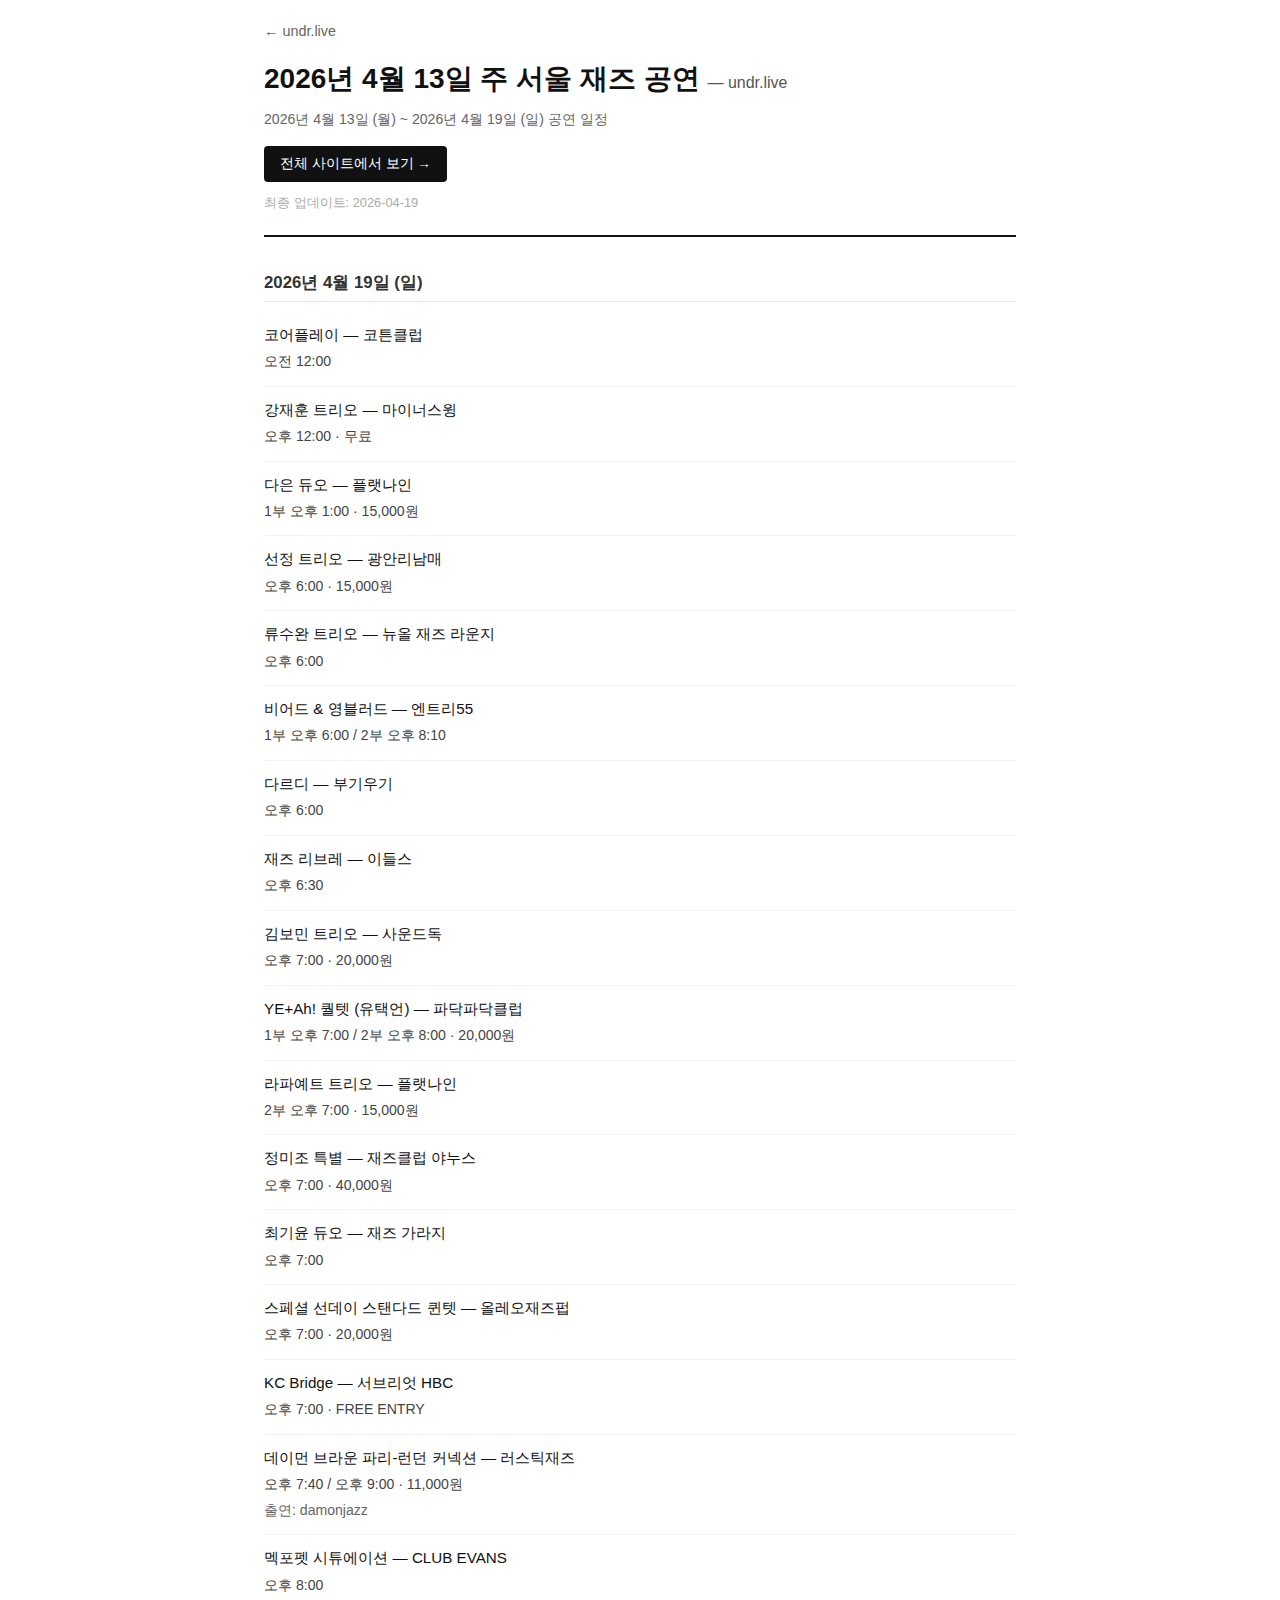
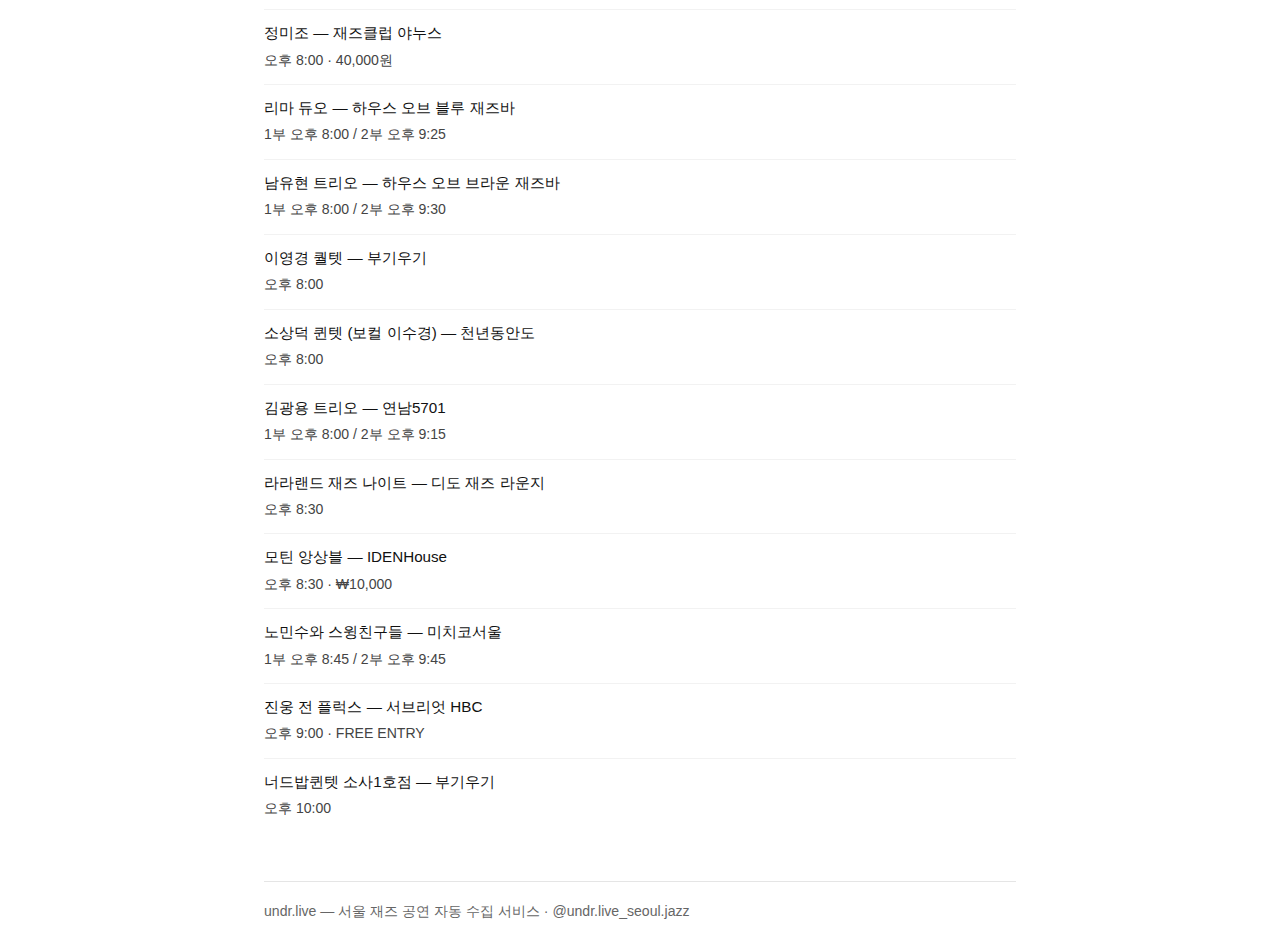
<file: seoul/jazz/digest/2026-04-13/index.html>
<!DOCTYPE html>
<html lang="ko">
<head>
  <meta charset="UTF-8">
  <meta name="viewport" content="width=device-width, initial-scale=1.0">
  <title>2026년 4월 13일 주 서울 재즈 공연</title>
  <meta name="description" content="2026년 4월 13일 주 서울 재즈 공연 일정. 2026년 4월 13일 (월)부터 2026년 4월 19일 (일)까지의 공연을 확인하세요.">
  <link rel="canonical" href="https://undr.live/seoul/jazz/digest/2026-04-13/">
  <meta name="robots" content="index, follow">
  <style>
  *, *::before, *::after { box-sizing: border-box; }
  body {
    font-family: -apple-system, 'Apple SD Gothic Neo', 'Malgun Gothic', sans-serif;
    max-width: 800px; margin: 0 auto; padding: 20px 24px;
    color: #111; line-height: 1.65; background: #fff;
  }
  header { margin-bottom: 2rem; padding-bottom: 1.25rem; border-bottom: 2px solid #111; }
  header p.back { font-size: 0.9rem; margin: 0 0 0.75rem; }
  h1 { font-size: 1.75rem; margin: 0 0 0.4rem; font-weight: 700; }
  h1 small { font-size: 1rem; font-weight: 400; color: #555; }
  h2 { font-size: 1.05rem; font-weight: 600; margin: 2rem 0 0.6rem;
       padding-bottom: 4px; border-bottom: 1px solid #e5e5e5; color: #333; }
  h3 { font-size: 0.95rem; margin: 0 0 0.2rem; font-weight: 500; }
  p { margin: 0.15rem 0; font-size: 0.88rem; color: #666; }
  p.meta { color: #444; }
  p.desc { margin-top: 0.3rem; }
  a { color: inherit; text-decoration: none; }
  a:hover { text-decoration: underline; }
  .event { padding: 10px 0; border-bottom: 1px solid #f2f2f2; }
  .event:last-child { border-bottom: none; }
  .cta {
    display: inline-block; margin-top: 0.75rem;
    padding: 7px 16px; background: #111; color: #fff !important;
    border-radius: 4px; font-size: 0.85rem; font-weight: 500;
    text-decoration: none !important;
  }
  .cta:hover { background: #333; }
  footer { margin-top: 3rem; padding-top: 1rem; border-top: 1px solid #e5e5e5;
           font-size: 0.82rem; color: #999; }
</style>
</head>
<body>
  <header>
    <p class="back"><a href="https://undr.live">← undr.live</a></p>
    <h1>2026년 4월 13일 주 서울 재즈 공연 <small>— undr.live</small></h1>
    <p>2026년 4월 13일 (월) ~ 2026년 4월 19일 (일) 공연 일정</p>
    <a class="cta" href="https://undr.live/seoul/jazz/ko">전체 사이트에서 보기 →</a>
    <p style="margin-top:0.6rem;font-size:0.8rem;color:#aaa">최종 업데이트: 2026-04-19</p>
  </header>
  <main>
    <section>
<h2>2026년 4월 19일 (일)</h2>
<article class="event">
  <h3><a href="https://www.instagram.com/p/DW-F8ryDR0f/" rel="noopener">코어플레이</a> — <a href="https://instagram.com/cottonclub_seoul" rel="noopener">코튼클럽</a></h3>
  <p class="meta">오전 12:00</p>
</article>
<article class="event">
  <h3><a href="https://www.instagram.com/p/DXRIWBsD94K/" rel="noopener">강재훈 트리오</a> — <a href="https://instagram.com/cafe_minor_swing" rel="noopener">마이너스윙</a></h3>
  <p class="meta">오후 12:00 · 무료</p>
</article>
<article class="event">
  <h3><a href="https://www.instagram.com/p/DXMkJMCmO2M/" rel="noopener">다은 듀오</a> — <a href="https://instagram.com/flatnine_jazzbar" rel="noopener">플랫나인</a></h3>
  <p class="meta">1부 오후 1:00 · 15,000원</p>
</article>
<article class="event">
  <h3><a href="https://www.instagram.com/p/DWP4TevASK3/" rel="noopener">선정 트리오</a> — <a href="https://instagram.com/gwangalli_namme" rel="noopener">광안리남매</a></h3>
  <p class="meta">오후 6:00 · 15,000원</p>
</article>
<article class="event">
  <h3><a href="https://www.instagram.com/p/DW8gHVukx8T/" rel="noopener">류수완 트리오</a> — <a href="https://instagram.com/newall_jazz" rel="noopener">뉴올 재즈 라운지</a></h3>
  <p class="meta">오후 6:00</p>
</article>
<article class="event">
  <h3><a href="https://www.instagram.com/p/DXDeKTaiVf5/" rel="noopener">비어드 & 영블러드</a> — <a href="https://instagram.com/entry55_official" rel="noopener">엔트리55</a></h3>
  <p class="meta">1부 오후 6:00 / 2부 오후 8:10</p>
</article>
<article class="event">
  <h3><a href="https://www.instagram.com/p/DXQ9sWJE_RD/" rel="noopener">다르디</a> — <a href="https://instagram.com/boogiewoogieseoul" rel="noopener">부기우기</a></h3>
  <p class="meta">오후 6:00</p>
</article>
<article class="event">
  <h3><a href="https://www.instagram.com/p/DXENTkPETjM/" rel="noopener">재즈 리브레</a> — <a href="https://instagram.com/edls_official" rel="noopener">이들스</a></h3>
  <p class="meta">오후 6:30</p>
</article>
<article class="event">
  <h3><a href="https://www.instagram.com/p/DXRgNSlkvnh/" rel="noopener">김보민 트리오</a> — <a href="https://instagram.com/sounddog_jazz" rel="noopener">사운드독</a></h3>
  <p class="meta">오후 7:00 · 20,000원</p>
</article>
<article class="event">
  <h3><a href="https://www.instagram.com/p/DXDiNclEsqo/" rel="noopener">YE+Ah! 퀄텟 (유택언)</a> — <a href="https://instagram.com/pdpdclub" rel="noopener">파닥파닥클럽</a></h3>
  <p class="meta">1부 오후 7:00 / 2부 오후 8:00 · 20,000원</p>
</article>
<article class="event">
  <h3><a href="https://www.instagram.com/p/DXMkJMCmO2M/" rel="noopener">라파예트 트리오</a> — <a href="https://instagram.com/flatnine_jazzbar" rel="noopener">플랫나인</a></h3>
  <p class="meta">2부 오후 7:00 · 15,000원</p>
</article>
<article class="event">
  <h3><a href="https://www.instagram.com/p/DXSNgO6k7YU/" rel="noopener">정미조 특별</a> — <a href="https://instagram.com/jazzclub_janus" rel="noopener">재즈클럽 야누스</a></h3>
  <p class="meta">오후 7:00 · 40,000원</p>
</article>
<article class="event">
  <h3><a href="https://www.instagram.com/p/DWoBHKFDnhw/" rel="noopener">최기윤 듀오</a> — <a href="https://instagram.com/jazzgarage_official" rel="noopener">재즈 가라지</a></h3>
  <p class="meta">오후 7:00</p>
</article>
<article class="event">
  <h3><a href="https://www.instagram.com/p/DXE2wVcAa-7/" rel="noopener">스페셜 선데이 스탠다드 퀸텟</a> — <a href="https://instagram.com/oleojazzpub" rel="noopener">올레오재즈펍</a></h3>
  <p class="meta">오후 7:00 · 20,000원</p>
</article>
<article class="event">
  <h3><a href="https://www.instagram.com/p/DXSbCIak4sV/" rel="noopener">KC Bridge</a> — <a href="https://instagram.com/subriot_hbc" rel="noopener">서브리엇 HBC</a></h3>
  <p class="meta">오후 7:00 · FREE ENTRY</p>
</article>
<article class="event">
  <h3><a href="https://www.instagram.com/p/DXNib5OEkOn/" rel="noopener">데이먼 브라운 파리-런던 커넥션</a> — <a href="https://instagram.com/rustic_jazz" rel="noopener">러스틱재즈</a></h3>
  <p class="meta">오후 7:40 / 오후 9:00 · 11,000원</p>
  <p>출연: damonjazz</p>
</article>
<article class="event">
  <h3><a href="https://www.instagram.com/p/DW-eWrvkcTA/" rel="noopener">멕포펫 시튜에이션</a> — <a href="https://instagram.com/jazzclub_evans" rel="noopener">CLUB EVANS</a></h3>
  <p class="meta">오후 8:00</p>
</article>
<article class="event">
  <h3><a href="https://www.instagram.com/p/DWyg0BOk0k6/" rel="noopener">정미조</a> — <a href="https://instagram.com/jazzclub_janus" rel="noopener">재즈클럽 야누스</a></h3>
  <p class="meta">오후 8:00 · 40,000원</p>
</article>
<article class="event">
  <h3><a href="https://www.instagram.com/p/DXEiOzagUly/" rel="noopener">리마 듀오</a> — <a href="https://instagram.com/houseofblue.seoul" rel="noopener">하우스 오브 블루 재즈바</a></h3>
  <p class="meta">1부 오후 8:00 / 2부 오후 9:25</p>
</article>
<article class="event">
  <h3><a href="https://www.instagram.com/p/DXEWqE5E9ve/" rel="noopener">남유현 트리오</a> — <a href="https://instagram.com/houseofbrown.seoul" rel="noopener">하우스 오브 브라운 재즈바</a></h3>
  <p class="meta">1부 오후 8:00 / 2부 오후 9:30</p>
</article>
<article class="event">
  <h3><a href="https://www.instagram.com/p/DXQ9sWJE_RD/" rel="noopener">이영경 퀄텟</a> — <a href="https://instagram.com/boogiewoogieseoul" rel="noopener">부기우기</a></h3>
  <p class="meta">오후 8:00</p>
</article>
<article class="event">
  <h3><a href="https://www.instagram.com/p/DXRHii9ieXf/" rel="noopener">소상덕 퀸텟 (보컬 이수경)</a> — <a href="https://instagram.com/chunnyun.jazz" rel="noopener">천년동안도</a></h3>
  <p class="meta">오후 8:00</p>
</article>
<article class="event">
  <h3><a href="https://www.instagram.com/p/DXTtJeAgSyI/" rel="noopener">김광용 트리오</a> — <a href="https://instagram.com/yeonnam5701" rel="noopener">연남5701</a></h3>
  <p class="meta">1부 오후 8:00 / 2부 오후 9:15</p>
</article>
<article class="event">
  <h3><a href="https://www.instagram.com/p/DXQXWSoD5dM/" rel="noopener">라라랜드 재즈 나이트</a> — <a href="https://instagram.com/dido_jazz_lounge" rel="noopener">디도 재즈 라운지</a></h3>
  <p class="meta">오후 8:30</p>
</article>
<article class="event">
  <h3><a href="https://www.instagram.com/p/DXCTVT2kwQm/" rel="noopener">모틴 앙상블</a> — <a href="https://instagram.com/idenhouseinsta" rel="noopener">IDENHouse</a></h3>
  <p class="meta">오후 8:30 · ₩10,000</p>
</article>
<article class="event">
  <h3><a href="https://www.instagram.com/p/DXEUCycgsH_/" rel="noopener">노민수와 스윙친구들</a> — <a href="https://instagram.com/michiko.seoul_official" rel="noopener">미치코서울</a></h3>
  <p class="meta">1부 오후 8:45 / 2부 오후 9:45</p>
</article>
<article class="event">
  <h3><a href="https://www.instagram.com/p/DXSbCIak4sV/" rel="noopener">진웅 전 플럭스</a> — <a href="https://instagram.com/subriot_hbc" rel="noopener">서브리엇 HBC</a></h3>
  <p class="meta">오후 9:00 · FREE ENTRY</p>
</article>
<article class="event">
  <h3><a href="https://www.instagram.com/p/DXQ9sWJE_RD/" rel="noopener">너드밥퀸텟 소사1호점</a> — <a href="https://instagram.com/boogiewoogieseoul" rel="noopener">부기우기</a></h3>
  <p class="meta">오후 10:00</p>
</article>
</section>
  </main>
  <footer>
    <p>
      <a href="https://undr.live">undr.live</a> — 서울 재즈 공연 자동 수집 서비스 ·
      <a href="https://instagram.com/undr.live_seoul.jazz" rel="noopener">@undr.live_seoul.jazz</a>
    </p>
  </footer>
</body>
</html>
</file>
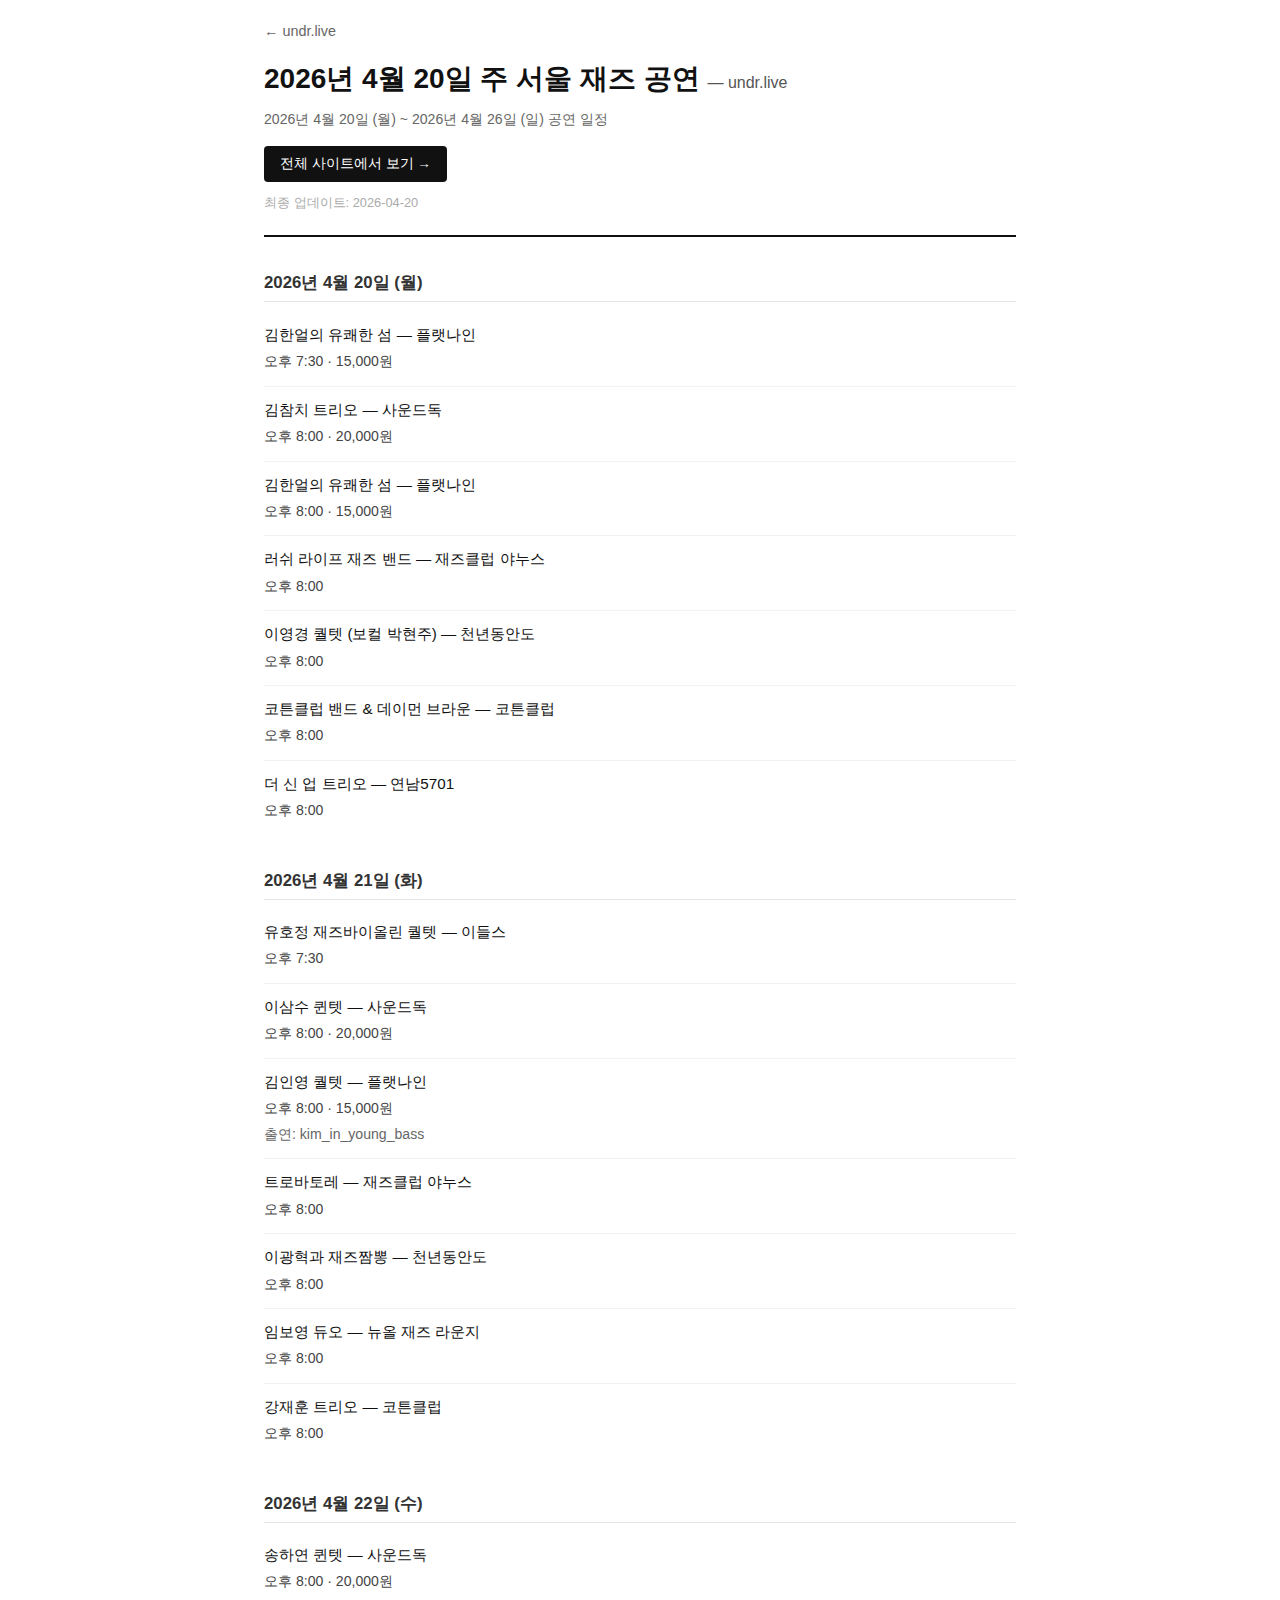
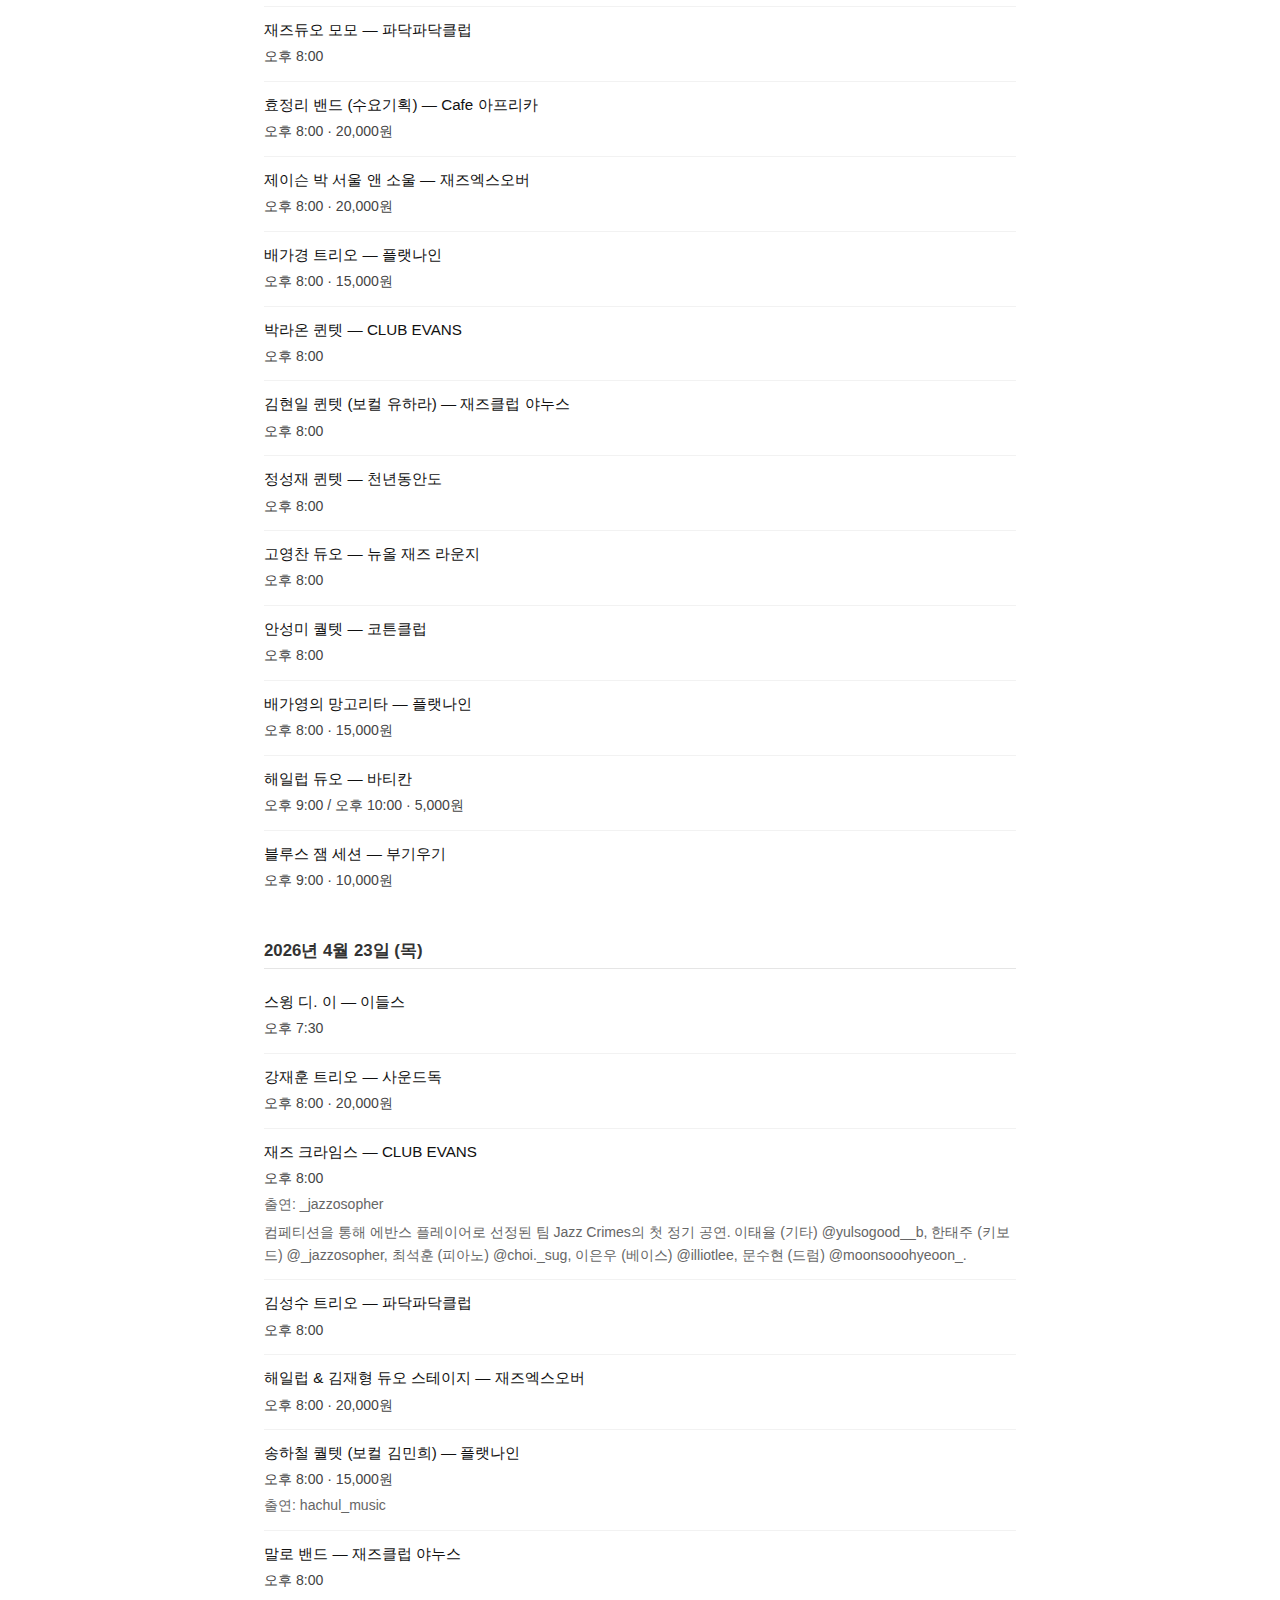
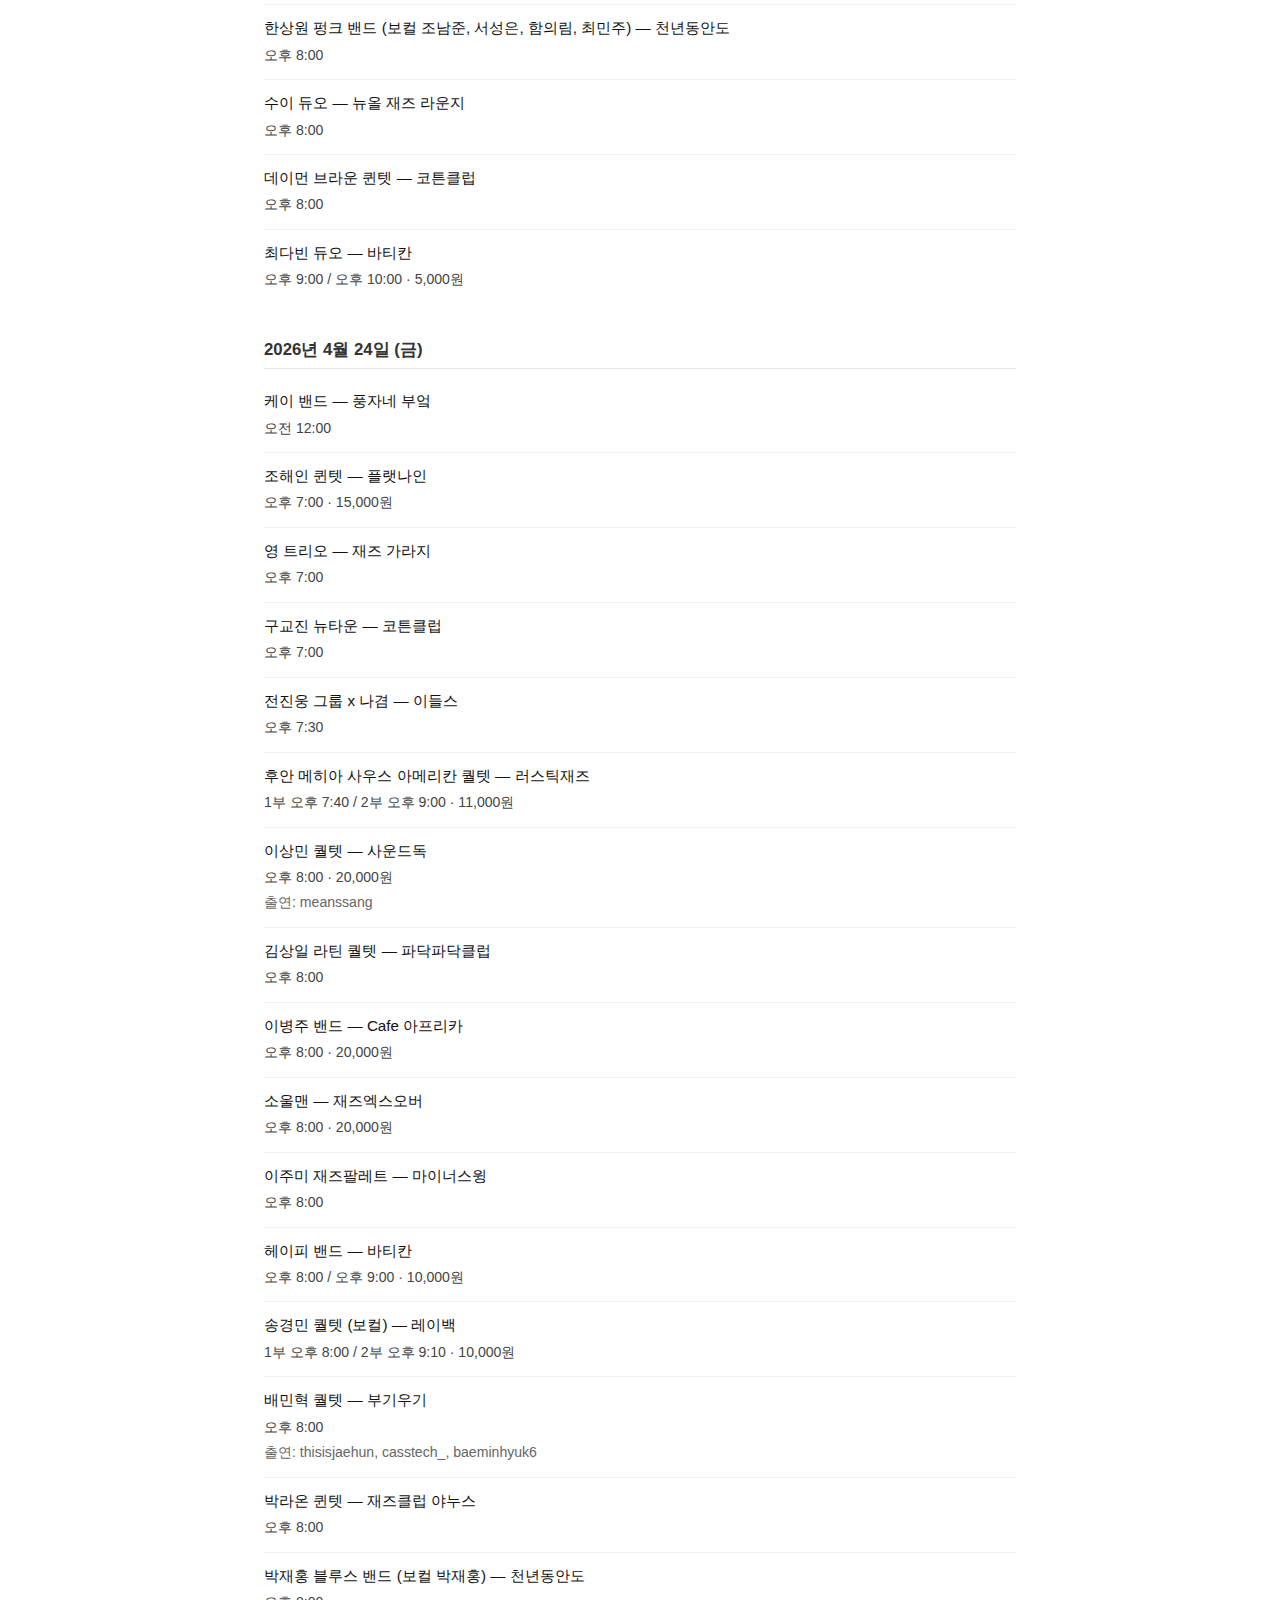
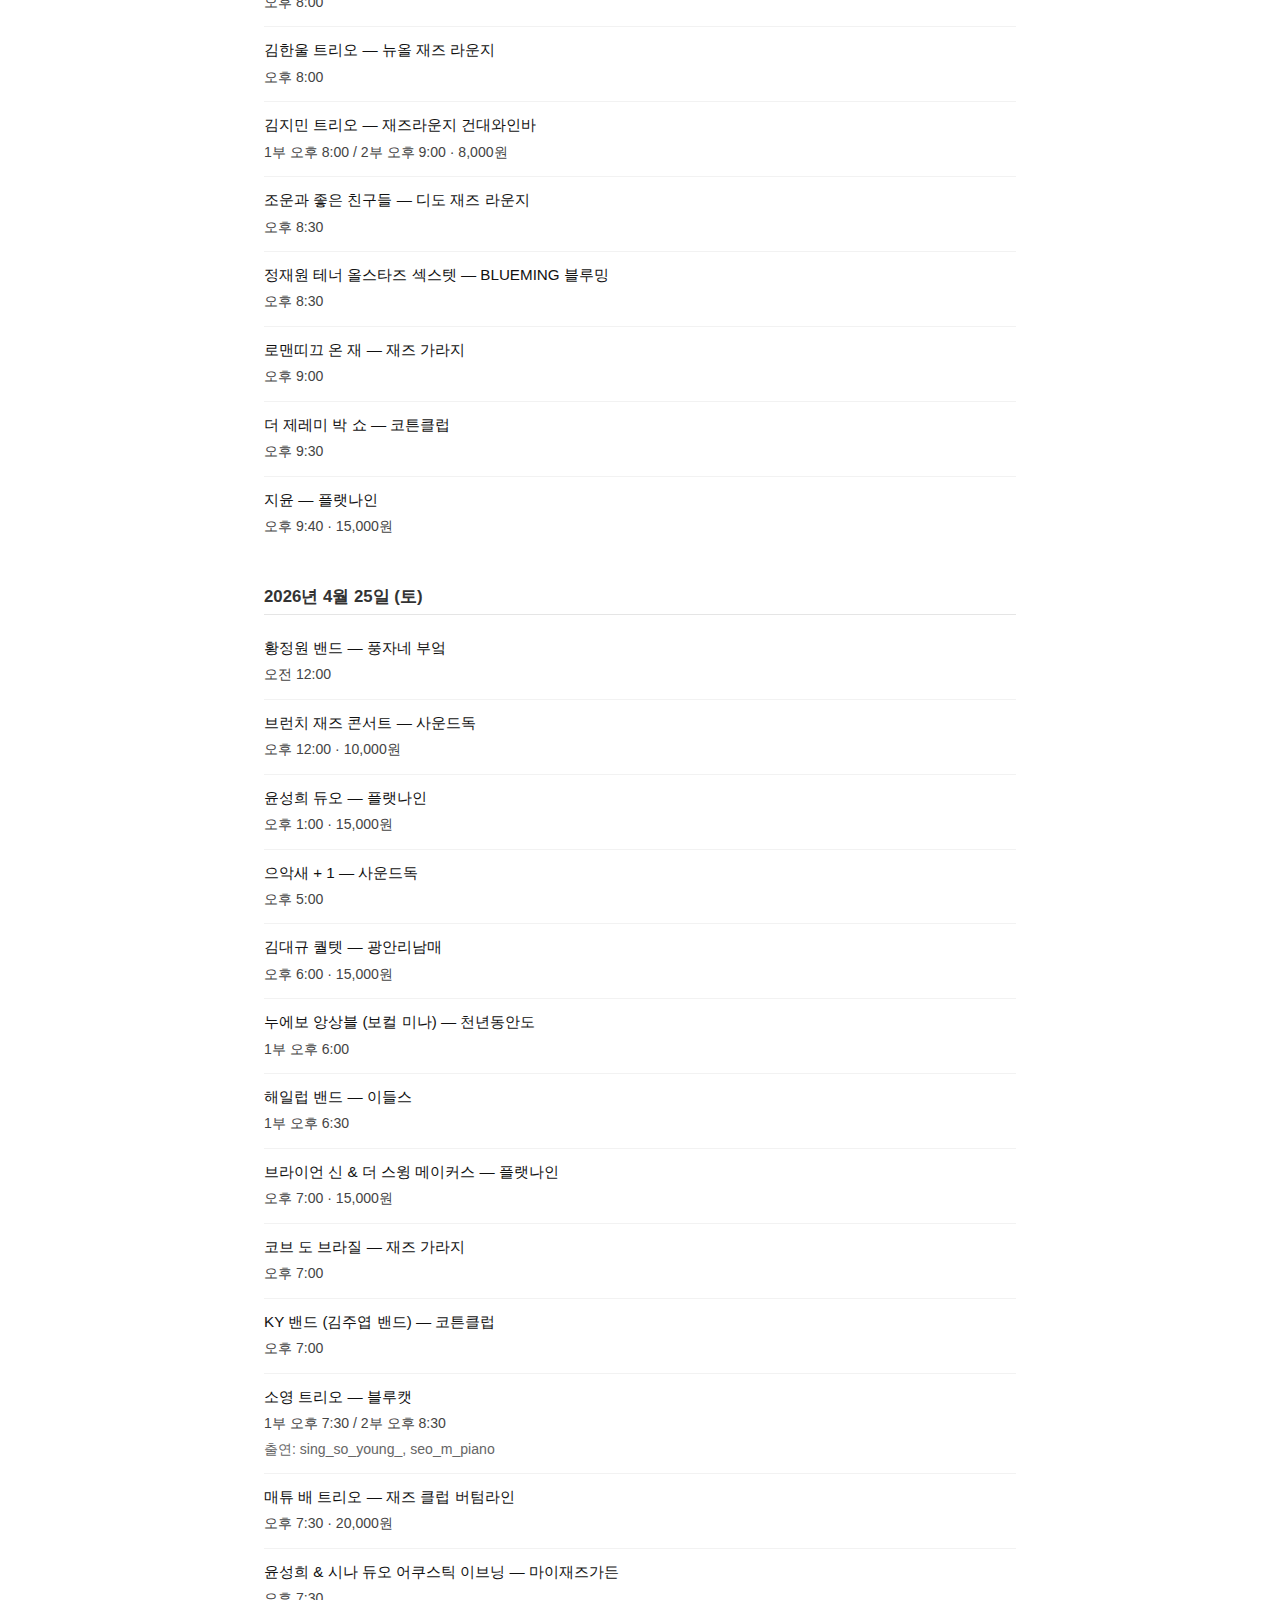
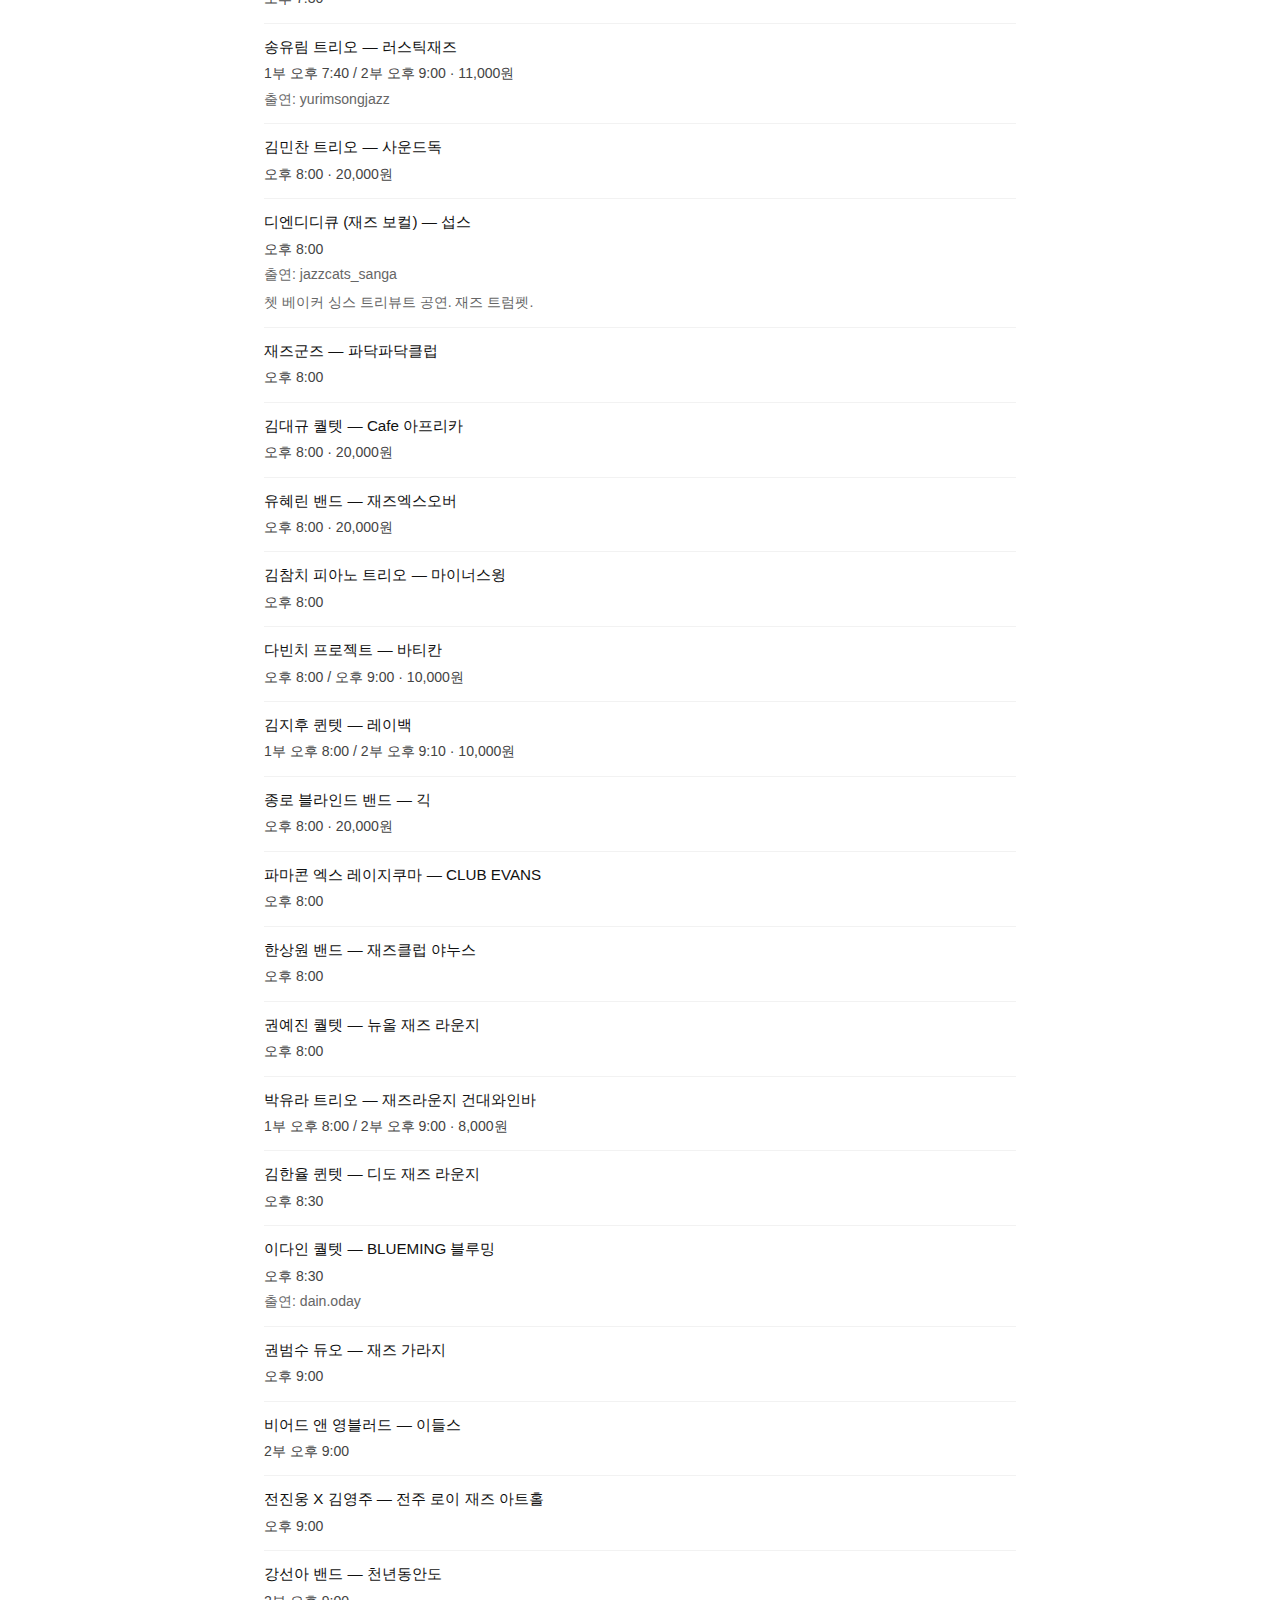
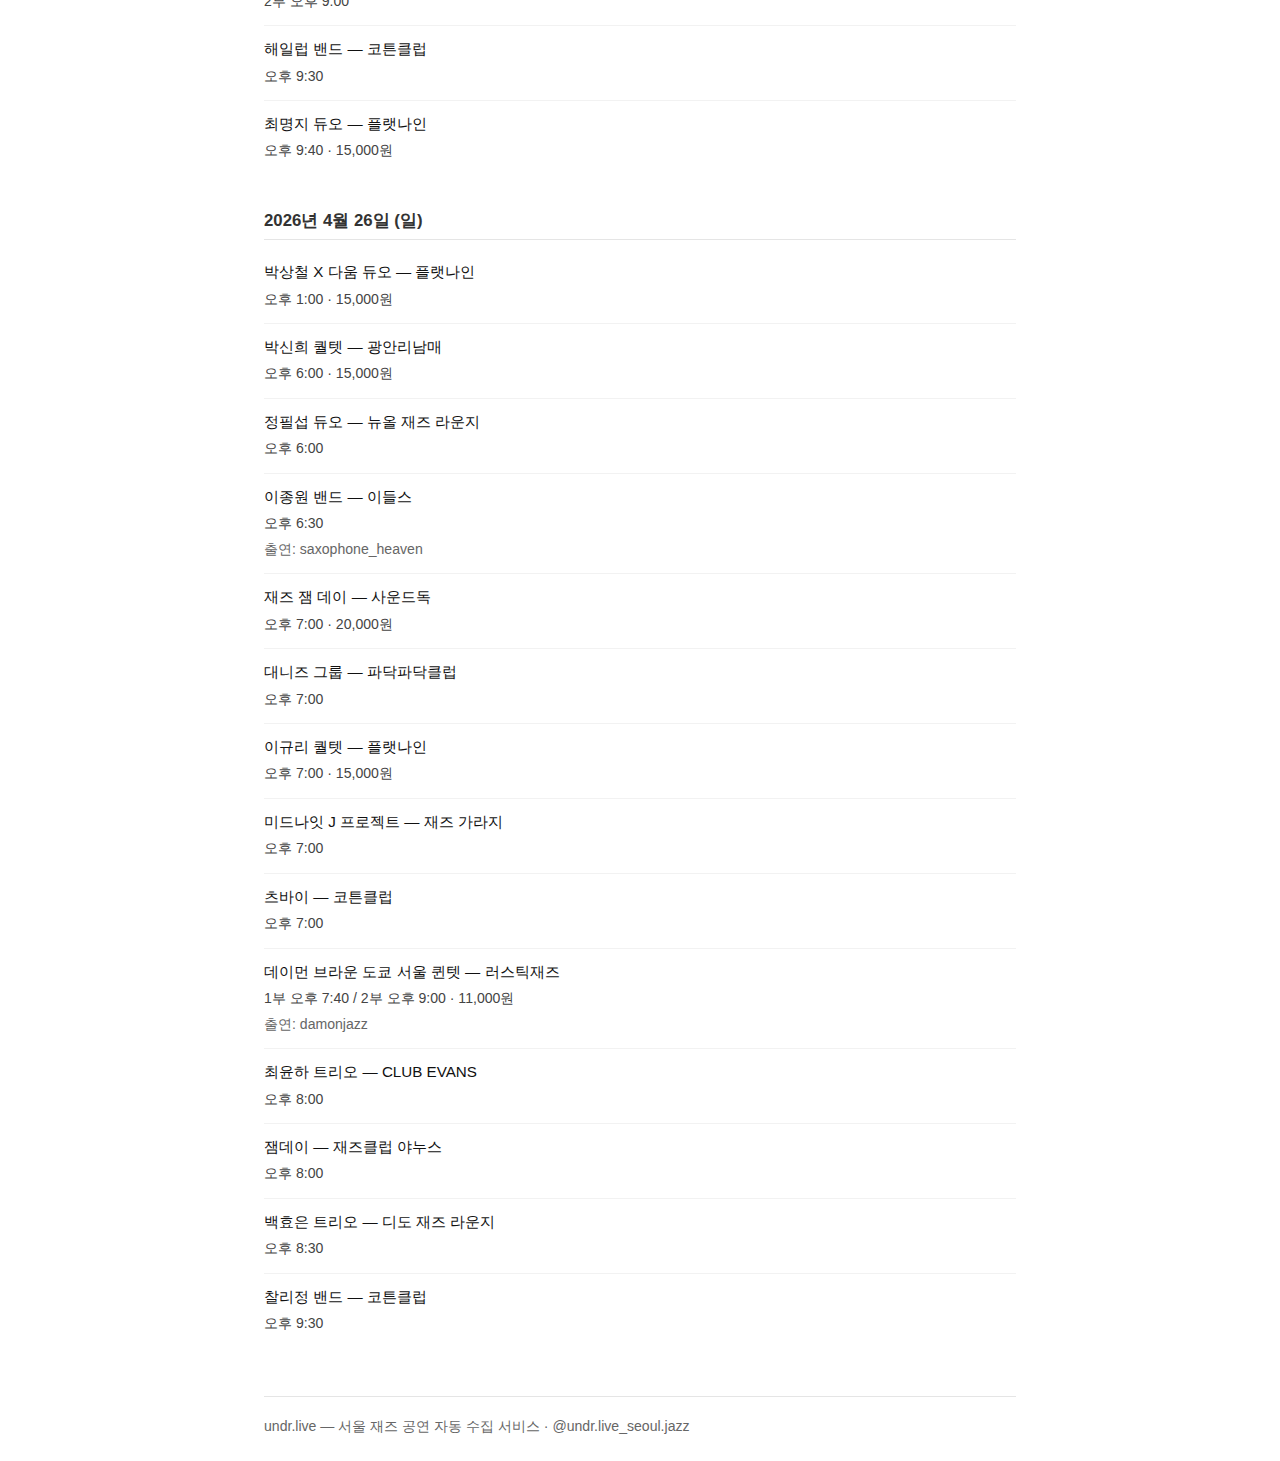
<file: seoul/jazz/digest/2026-04-20/index.html>
<!DOCTYPE html>
<html lang="ko">
<head>
  <meta charset="UTF-8">
  <meta name="viewport" content="width=device-width, initial-scale=1.0">
  <title>2026년 4월 20일 주 서울 재즈 공연</title>
  <meta name="description" content="2026년 4월 20일 주 서울 재즈 공연 일정. 2026년 4월 20일 (월)부터 2026년 4월 26일 (일)까지의 공연을 확인하세요.">
  <link rel="canonical" href="https://undr.live/seoul/jazz/digest/2026-04-20/">
  <meta name="robots" content="index, follow">
  <style>
  *, *::before, *::after { box-sizing: border-box; }
  body {
    font-family: -apple-system, 'Apple SD Gothic Neo', 'Malgun Gothic', sans-serif;
    max-width: 800px; margin: 0 auto; padding: 20px 24px;
    color: #111; line-height: 1.65; background: #fff;
  }
  header { margin-bottom: 2rem; padding-bottom: 1.25rem; border-bottom: 2px solid #111; }
  header p.back { font-size: 0.9rem; margin: 0 0 0.75rem; }
  h1 { font-size: 1.75rem; margin: 0 0 0.4rem; font-weight: 700; }
  h1 small { font-size: 1rem; font-weight: 400; color: #555; }
  h2 { font-size: 1.05rem; font-weight: 600; margin: 2rem 0 0.6rem;
       padding-bottom: 4px; border-bottom: 1px solid #e5e5e5; color: #333; }
  h3 { font-size: 0.95rem; margin: 0 0 0.2rem; font-weight: 500; }
  p { margin: 0.15rem 0; font-size: 0.88rem; color: #666; }
  p.meta { color: #444; }
  p.desc { margin-top: 0.3rem; }
  a { color: inherit; text-decoration: none; }
  a:hover { text-decoration: underline; }
  .event { padding: 10px 0; border-bottom: 1px solid #f2f2f2; }
  .event:last-child { border-bottom: none; }
  .cta {
    display: inline-block; margin-top: 0.75rem;
    padding: 7px 16px; background: #111; color: #fff !important;
    border-radius: 4px; font-size: 0.85rem; font-weight: 500;
    text-decoration: none !important;
  }
  .cta:hover { background: #333; }
  footer { margin-top: 3rem; padding-top: 1rem; border-top: 1px solid #e5e5e5;
           font-size: 0.82rem; color: #999; }
</style>
</head>
<body>
  <header>
    <p class="back"><a href="https://undr.live">← undr.live</a></p>
    <h1>2026년 4월 20일 주 서울 재즈 공연 <small>— undr.live</small></h1>
    <p>2026년 4월 20일 (월) ~ 2026년 4월 26일 (일) 공연 일정</p>
    <a class="cta" href="https://undr.live/seoul/jazz/ko">전체 사이트에서 보기 →</a>
    <p style="margin-top:0.6rem;font-size:0.8rem;color:#aaa">최종 업데이트: 2026-04-20</p>
  </header>
  <main>
    <section>
<h2>2026년 4월 20일 (월)</h2>
<article class="event">
  <h3><a href="https://www.instagram.com/p/DXUAeqlmMow/" rel="noopener">김한얼의 유쾌한 섬</a> — <a href="https://instagram.com/flatnine_jazzbar" rel="noopener">플랫나인</a></h3>
  <p class="meta">오후 7:30 · 15,000원</p>
</article>
<article class="event">
  <h3><a href="https://www.instagram.com/p/DXT9ogUEpL5/" rel="noopener">김참치 트리오</a> — <a href="https://instagram.com/sounddog_jazz" rel="noopener">사운드독</a></h3>
  <p class="meta">오후 8:00 · 20,000원</p>
</article>
<article class="event">
  <h3><a href="https://www.instagram.com/p/DXUBACeGMWz/" rel="noopener">김한얼의 유쾌한 섬</a> — <a href="https://instagram.com/flatnine_jazzbar" rel="noopener">플랫나인</a></h3>
  <p class="meta">오후 8:00 · 15,000원</p>
</article>
<article class="event">
  <h3><a href="https://www.instagram.com/p/DXU6Qc5E8LD/" rel="noopener">러쉬 라이프 재즈 밴드</a> — <a href="https://instagram.com/jazzclub_janus" rel="noopener">재즈클럽 야누스</a></h3>
  <p class="meta">오후 8:00</p>
</article>
<article class="event">
  <h3><a href="https://www.instagram.com/p/DXRHii9ieXf/" rel="noopener">이영경 퀄텟 (보컬 박현주)</a> — <a href="https://instagram.com/chunnyun.jazz" rel="noopener">천년동안도</a></h3>
  <p class="meta">오후 8:00</p>
</article>
<article class="event">
  <h3><a href="https://www.instagram.com/p/DXSxBUgDTv5/" rel="noopener">코튼클럽 밴드 & 데이먼 브라운</a> — <a href="https://instagram.com/cottonclub_seoul" rel="noopener">코튼클럽</a></h3>
  <p class="meta">오후 8:00</p>
</article>
<article class="event">
  <h3><a href="https://www.instagram.com/p/DXT4hM-geC_/" rel="noopener">더 신 업 트리오</a> — <a href="https://instagram.com/yeonnam5701" rel="noopener">연남5701</a></h3>
  <p class="meta">오후 8:00</p>
</article>
</section><section>
<h2>2026년 4월 21일 (화)</h2>
<article class="event">
  <h3><a href="https://www.instagram.com/p/DW8hLWCkRGX/" rel="noopener">유호정 재즈바이올린 퀄텟</a> — <a href="https://instagram.com/edls_official" rel="noopener">이들스</a></h3>
  <p class="meta">오후 7:30</p>
</article>
<article class="event">
  <h3><a href="https://www.instagram.com/p/DXSxK0lkq0k/" rel="noopener">이삼수 퀸텟</a> — <a href="https://instagram.com/sounddog_jazz" rel="noopener">사운드독</a></h3>
  <p class="meta">오후 8:00 · 20,000원</p>
</article>
<article class="event">
  <h3><a href="https://www.instagram.com/p/DXUBACeGMWz/" rel="noopener">김인영 퀄텟</a> — <a href="https://instagram.com/flatnine_jazzbar" rel="noopener">플랫나인</a></h3>
  <p class="meta">오후 8:00 · 15,000원</p>
  <p>출연: kim_in_young_bass</p>
</article>
<article class="event">
  <h3><a href="https://www.instagram.com/p/DXHVzxik-ah/" rel="noopener">트로바토레</a> — <a href="https://instagram.com/jazzclub_janus" rel="noopener">재즈클럽 야누스</a></h3>
  <p class="meta">오후 8:00</p>
</article>
<article class="event">
  <h3><a href="https://www.instagram.com/p/DXRHii9ieXf/" rel="noopener">이광혁과 재즈짬뽕</a> — <a href="https://instagram.com/chunnyun.jazz" rel="noopener">천년동안도</a></h3>
  <p class="meta">오후 8:00</p>
</article>
<article class="event">
  <h3><a href="https://www.instagram.com/p/DXRXNdtExuM/" rel="noopener">임보영 듀오</a> — <a href="https://instagram.com/newall_jazz" rel="noopener">뉴올 재즈 라운지</a></h3>
  <p class="meta">오후 8:00</p>
</article>
<article class="event">
  <h3><a href="https://www.instagram.com/p/DXSxBUgDTv5/" rel="noopener">강재훈 트리오</a> — <a href="https://instagram.com/cottonclub_seoul" rel="noopener">코튼클럽</a></h3>
  <p class="meta">오후 8:00</p>
</article>
</section><section>
<h2>2026년 4월 22일 (수)</h2>
<article class="event">
  <h3><a href="https://www.instagram.com/p/DXSxK0lkq0k/" rel="noopener">송하연 퀸텟</a> — <a href="https://instagram.com/sounddog_jazz" rel="noopener">사운드독</a></h3>
  <p class="meta">오후 8:00 · 20,000원</p>
</article>
<article class="event">
  <h3><a href="https://www.instagram.com/p/DV8CzpwkrNx/" rel="noopener">재즈듀오 모모</a> — <a href="https://instagram.com/pdpdclub" rel="noopener">파닥파닥클럽</a></h3>
  <p class="meta">오후 8:00</p>
</article>
<article class="event">
  <h3><a href="https://www.instagram.com/p/DWOR3NMj88P/" rel="noopener">효정리 밴드 (수요기획)</a> — <a href="https://instagram.com/africa_since1988" rel="noopener">Cafe 아프리카</a></h3>
  <p class="meta">오후 8:00 · 20,000원</p>
</article>
<article class="event">
  <h3><a href="https://www.instagram.com/p/DXS4k3rid2F/" rel="noopener">제이슨 박 서울 앤 소울</a> — <a href="https://instagram.com/jazzxover" rel="noopener">재즈엑스오버</a></h3>
  <p class="meta">오후 8:00 · 20,000원</p>
</article>
<article class="event">
  <h3><a href="https://www.instagram.com/p/DXB7UZqmISA/" rel="noopener">배가경 트리오</a> — <a href="https://instagram.com/flatnine_jazzbar" rel="noopener">플랫나인</a></h3>
  <p class="meta">오후 8:00 · 15,000원</p>
</article>
<article class="event">
  <h3><a href="https://www.instagram.com/p/DW-eWrvkcTA/" rel="noopener">박라온 퀸텟</a> — <a href="https://instagram.com/jazzclub_evans" rel="noopener">CLUB EVANS</a></h3>
  <p class="meta">오후 8:00</p>
</article>
<article class="event">
  <h3><a href="https://www.instagram.com/p/DXHVzxik-ah/" rel="noopener">김현일 퀸텟 (보컬 유하라)</a> — <a href="https://instagram.com/jazzclub_janus" rel="noopener">재즈클럽 야누스</a></h3>
  <p class="meta">오후 8:00</p>
</article>
<article class="event">
  <h3><a href="https://www.instagram.com/p/DXRHii9ieXf/" rel="noopener">정성재 퀸텟</a> — <a href="https://instagram.com/chunnyun.jazz" rel="noopener">천년동안도</a></h3>
  <p class="meta">오후 8:00</p>
</article>
<article class="event">
  <h3><a href="https://www.instagram.com/p/DXRXNdtExuM/" rel="noopener">고영찬 듀오</a> — <a href="https://instagram.com/newall_jazz" rel="noopener">뉴올 재즈 라운지</a></h3>
  <p class="meta">오후 8:00</p>
</article>
<article class="event">
  <h3><a href="https://www.instagram.com/p/DXSxBUgDTv5/" rel="noopener">안성미 퀄텟</a> — <a href="https://instagram.com/cottonclub_seoul" rel="noopener">코튼클럽</a></h3>
  <p class="meta">오후 8:00</p>
</article>
<article class="event">
  <h3><a href="https://www.instagram.com/p/DXUBACeGMWz/" rel="noopener">배가영의 망고리타</a> — <a href="https://instagram.com/flatnine_jazzbar" rel="noopener">플랫나인</a></h3>
  <p class="meta">오후 8:00 · 15,000원</p>
</article>
<article class="event">
  <h3><a href="https://www.instagram.com/p/DXHVaByq5O_/" rel="noopener">해일럽 듀오</a> — <a href="https://instagram.com/bar_tican" rel="noopener">바티칸</a></h3>
  <p class="meta">오후 9:00 / 오후 10:00 · 5,000원</p>
</article>
<article class="event">
  <h3><a href="https://www.instagram.com/p/DXMQKlSk2Oe/" rel="noopener">블루스 잼 세션</a> — <a href="https://instagram.com/boogiewoogieseoul" rel="noopener">부기우기</a></h3>
  <p class="meta">오후 9:00 · 10,000원</p>
</article>
</section><section>
<h2>2026년 4월 23일 (목)</h2>
<article class="event">
  <h3><a href="https://www.instagram.com/p/DW8hLWCkRGX/" rel="noopener">스윙 디. 이</a> — <a href="https://instagram.com/edls_official" rel="noopener">이들스</a></h3>
  <p class="meta">오후 7:30</p>
</article>
<article class="event">
  <h3><a href="https://www.instagram.com/p/DXSxK0lkq0k/" rel="noopener">강재훈 트리오</a> — <a href="https://instagram.com/sounddog_jazz" rel="noopener">사운드독</a></h3>
  <p class="meta">오후 8:00 · 20,000원</p>
</article>
<article class="event">
  <h3><a href="https://www.instagram.com/p/DW-eWrvkcTA/" rel="noopener">재즈 크라임스</a> — <a href="https://instagram.com/jazzclub_evans" rel="noopener">CLUB EVANS</a></h3>
  <p class="meta">오후 8:00</p>
  <p>출연: _jazzosopher</p>
  <p class="desc">컴페티션을 통해 에반스 플레이어로 선정된 팀 Jazz Crimes의 첫 정기 공연. 이태율 (기타) @yulsogood__b, 한태주 (키보드) @_jazzosopher, 최석훈 (피아노) @choi._sug, 이은우 (베이스) @illiotlee, 문수현 (드럼) @moonsooohyeoon_.</p>
</article>
<article class="event">
  <h3><a href="https://www.instagram.com/p/DV8CzpwkrNx/" rel="noopener">김성수 트리오</a> — <a href="https://instagram.com/pdpdclub" rel="noopener">파닥파닥클럽</a></h3>
  <p class="meta">오후 8:00</p>
</article>
<article class="event">
  <h3><a href="https://www.instagram.com/p/DXShQczEyey/" rel="noopener">해일럽 & 김재형 듀오 스테이지</a> — <a href="https://instagram.com/jazzxover" rel="noopener">재즈엑스오버</a></h3>
  <p class="meta">오후 8:00 · 20,000원</p>
</article>
<article class="event">
  <h3><a href="https://www.instagram.com/p/DXUBACeGMWz/" rel="noopener">송하철 퀄텟 (보컬 김민희)</a> — <a href="https://instagram.com/flatnine_jazzbar" rel="noopener">플랫나인</a></h3>
  <p class="meta">오후 8:00 · 15,000원</p>
  <p>출연: hachul_music</p>
</article>
<article class="event">
  <h3><a href="https://www.instagram.com/p/DXHVzxik-ah/" rel="noopener">말로 밴드</a> — <a href="https://instagram.com/jazzclub_janus" rel="noopener">재즈클럽 야누스</a></h3>
  <p class="meta">오후 8:00</p>
</article>
<article class="event">
  <h3><a href="https://www.instagram.com/p/DXRHii9ieXf/" rel="noopener">한상원 펑크 밴드 (보컬 조남준, 서성은, 함의림, 최민주)</a> — <a href="https://instagram.com/chunnyun.jazz" rel="noopener">천년동안도</a></h3>
  <p class="meta">오후 8:00</p>
</article>
<article class="event">
  <h3><a href="https://www.instagram.com/p/DXRXNdtExuM/" rel="noopener">수이 듀오</a> — <a href="https://instagram.com/newall_jazz" rel="noopener">뉴올 재즈 라운지</a></h3>
  <p class="meta">오후 8:00</p>
</article>
<article class="event">
  <h3><a href="https://www.instagram.com/p/DXSxBUgDTv5/" rel="noopener">데이먼 브라운 퀸텟</a> — <a href="https://instagram.com/cottonclub_seoul" rel="noopener">코튼클럽</a></h3>
  <p class="meta">오후 8:00</p>
</article>
<article class="event">
  <h3><a href="https://www.instagram.com/p/DWgW1a1ga0R/" rel="noopener">최다빈 듀오</a> — <a href="https://instagram.com/bar_tican" rel="noopener">바티칸</a></h3>
  <p class="meta">오후 9:00 / 오후 10:00 · 5,000원</p>
</article>
</section><section>
<h2>2026년 4월 24일 (금)</h2>
<article class="event">
  <h3><a href="https://www.instagram.com/p/DWqpVo9RNAS/" rel="noopener">케이 밴드</a> — <a href="https://instagram.com/pungjane2021" rel="noopener">풍자네 부엌</a></h3>
  <p class="meta">오전 12:00</p>
</article>
<article class="event">
  <h3><a href="https://www.instagram.com/p/DXUAeqlmMow/" rel="noopener">조해인 퀸텟</a> — <a href="https://instagram.com/flatnine_jazzbar" rel="noopener">플랫나인</a></h3>
  <p class="meta">오후 7:00 · 15,000원</p>
</article>
<article class="event">
  <h3><a href="https://www.instagram.com/p/DWoBHKFDnhw/" rel="noopener">영 트리오</a> — <a href="https://instagram.com/jazzgarage_official" rel="noopener">재즈 가라지</a></h3>
  <p class="meta">오후 7:00</p>
</article>
<article class="event">
  <h3><a href="https://www.instagram.com/p/DXSxBUgDTv5/" rel="noopener">구교진 뉴타운</a> — <a href="https://instagram.com/cottonclub_seoul" rel="noopener">코튼클럽</a></h3>
  <p class="meta">오후 7:00</p>
</article>
<article class="event">
  <h3><a href="https://www.instagram.com/p/DW8hLWCkRGX/" rel="noopener">전진웅 그룹 x 나겸</a> — <a href="https://instagram.com/edls_official" rel="noopener">이들스</a></h3>
  <p class="meta">오후 7:30</p>
</article>
<article class="event">
  <h3><a href="https://www.instagram.com/p/DWiTXO0Edel/" rel="noopener">후안 메히아 사우스 아메리칸 퀄텟</a> — <a href="https://instagram.com/rustic_jazz" rel="noopener">러스틱재즈</a></h3>
  <p class="meta">1부 오후 7:40 / 2부 오후 9:00 · 11,000원</p>
</article>
<article class="event">
  <h3><a href="https://www.instagram.com/p/DXSxK0lkq0k/" rel="noopener">이상민 퀄텟</a> — <a href="https://instagram.com/sounddog_jazz" rel="noopener">사운드독</a></h3>
  <p class="meta">오후 8:00 · 20,000원</p>
  <p>출연: meanssang</p>
</article>
<article class="event">
  <h3><a href="https://www.instagram.com/p/DV8CzpwkrNx/" rel="noopener">김상일 라틴 퀄텟</a> — <a href="https://instagram.com/pdpdclub" rel="noopener">파닥파닥클럽</a></h3>
  <p class="meta">오후 8:00</p>
</article>
<article class="event">
  <h3><a href="https://www.instagram.com/p/DWOR3NMj88P/" rel="noopener">이병주 밴드</a> — <a href="https://instagram.com/africa_since1988" rel="noopener">Cafe 아프리카</a></h3>
  <p class="meta">오후 8:00 · 20,000원</p>
</article>
<article class="event">
  <h3><a href="https://www.instagram.com/p/DXShQczEyey/" rel="noopener">소울맨</a> — <a href="https://instagram.com/jazzxover" rel="noopener">재즈엑스오버</a></h3>
  <p class="meta">오후 8:00 · 20,000원</p>
</article>
<article class="event">
  <h3><a href="https://www.instagram.com/p/DXTvnA4D_sL/" rel="noopener">이주미 재즈팔레트</a> — <a href="https://instagram.com/cafe_minor_swing" rel="noopener">마이너스윙</a></h3>
  <p class="meta">오후 8:00</p>
</article>
<article class="event">
  <h3><a href="https://www.instagram.com/p/DWty6mFCvDA/" rel="noopener">헤이피 밴드</a> — <a href="https://instagram.com/bar_tican" rel="noopener">바티칸</a></h3>
  <p class="meta">오후 8:00 / 오후 9:00 · 10,000원</p>
</article>
<article class="event">
  <h3><a href="https://www.instagram.com/p/DWiMJgVj_1w/" rel="noopener">송경민 퀄텟 (보컬)</a> — <a href="https://instagram.com/laidback2019" rel="noopener">레이백</a></h3>
  <p class="meta">1부 오후 8:00 / 2부 오후 9:10 · 10,000원</p>
</article>
<article class="event">
  <h3><a href="https://www.instagram.com/p/DXMI-bKExsZ/" rel="noopener">배민혁 퀄텟</a> — <a href="https://instagram.com/boogiewoogieseoul" rel="noopener">부기우기</a></h3>
  <p class="meta">오후 8:00</p>
  <p>출연: thisisjaehun, casstech_, baeminhyuk6</p>
</article>
<article class="event">
  <h3><a href="https://www.instagram.com/p/DXHVzxik-ah/" rel="noopener">박라온 퀸텟</a> — <a href="https://instagram.com/jazzclub_janus" rel="noopener">재즈클럽 야누스</a></h3>
  <p class="meta">오후 8:00</p>
</article>
<article class="event">
  <h3><a href="https://www.instagram.com/p/DXRHii9ieXf/" rel="noopener">박재홍 블루스 밴드 (보컬 박재홍)</a> — <a href="https://instagram.com/chunnyun.jazz" rel="noopener">천년동안도</a></h3>
  <p class="meta">오후 8:00</p>
</article>
<article class="event">
  <h3><a href="https://www.instagram.com/p/DXRXNdtExuM/" rel="noopener">김한울 트리오</a> — <a href="https://instagram.com/newall_jazz" rel="noopener">뉴올 재즈 라운지</a></h3>
  <p class="meta">오후 8:00</p>
</article>
<article class="event">
  <h3><a href="https://www.instagram.com/p/DXUDAYgEzfZ/" rel="noopener">김지민 트리오</a> — <a href="https://instagram.com/jazzlounge_official" rel="noopener">재즈라운지 건대와인바</a></h3>
  <p class="meta">1부 오후 8:00 / 2부 오후 9:00 · 8,000원</p>
</article>
<article class="event">
  <h3><a href="https://www.instagram.com/p/DWG6kcaj0Mk/" rel="noopener">조운과 좋은 친구들</a> — <a href="https://instagram.com/dido_jazz_lounge" rel="noopener">디도 재즈 라운지</a></h3>
  <p class="meta">오후 8:30</p>
</article>
<article class="event">
  <h3><a href="https://www.instagram.com/p/DWdSnlDD50y/" rel="noopener">정재원 테너 올스타즈 섹스텟</a> — <a href="https://instagram.com/blueming_jazz" rel="noopener">BLUEMING 블루밍</a></h3>
  <p class="meta">오후 8:30</p>
</article>
<article class="event">
  <h3><a href="https://www.instagram.com/p/DWoBHKFDnhw/" rel="noopener">로맨띠끄 온 재</a> — <a href="https://instagram.com/jazzgarage_official" rel="noopener">재즈 가라지</a></h3>
  <p class="meta">오후 9:00</p>
</article>
<article class="event">
  <h3><a href="https://www.instagram.com/p/DXSxBUgDTv5/" rel="noopener">더 제레미 박 쇼</a> — <a href="https://instagram.com/cottonclub_seoul" rel="noopener">코튼클럽</a></h3>
  <p class="meta">오후 9:30</p>
</article>
<article class="event">
  <h3><a href="https://www.instagram.com/p/DXUAeqlmMow/" rel="noopener">지윤</a> — <a href="https://instagram.com/flatnine_jazzbar" rel="noopener">플랫나인</a></h3>
  <p class="meta">오후 9:40 · 15,000원</p>
</article>
</section><section>
<h2>2026년 4월 25일 (토)</h2>
<article class="event">
  <h3><a href="https://www.instagram.com/p/DWqpVo9RNAS/" rel="noopener">황정원 밴드</a> — <a href="https://instagram.com/pungjane2021" rel="noopener">풍자네 부엌</a></h3>
  <p class="meta">오전 12:00</p>
</article>
<article class="event">
  <h3><a href="https://www.instagram.com/p/DXSwu-1EvVC/" rel="noopener">브런치 재즈 콘서트</a> — <a href="https://instagram.com/sounddog_jazz" rel="noopener">사운드독</a></h3>
  <p class="meta">오후 12:00 · 10,000원</p>
</article>
<article class="event">
  <h3><a href="https://www.instagram.com/p/DXUAeqlmMow/" rel="noopener">윤성희 듀오</a> — <a href="https://instagram.com/flatnine_jazzbar" rel="noopener">플랫나인</a></h3>
  <p class="meta">오후 1:00 · 15,000원</p>
</article>
<article class="event">
  <h3><a href="https://www.instagram.com/p/DXSxK0lkq0k/" rel="noopener">으악새 + 1</a> — <a href="https://instagram.com/sounddog_jazz" rel="noopener">사운드독</a></h3>
  <p class="meta">오후 5:00</p>
</article>
<article class="event">
  <h3><a href="https://www.instagram.com/p/DWP4TevASK3/" rel="noopener">김대규 퀄텟</a> — <a href="https://instagram.com/gwangalli_namme" rel="noopener">광안리남매</a></h3>
  <p class="meta">오후 6:00 · 15,000원</p>
</article>
<article class="event">
  <h3><a href="https://www.instagram.com/p/DXRHii9ieXf/" rel="noopener">누에보 앙상블 (보컬 미나)</a> — <a href="https://instagram.com/chunnyun.jazz" rel="noopener">천년동안도</a></h3>
  <p class="meta">1부 오후 6:00</p>
</article>
<article class="event">
  <h3><a href="https://www.instagram.com/p/DW8hLWCkRGX/" rel="noopener">해일럽 밴드</a> — <a href="https://instagram.com/edls_official" rel="noopener">이들스</a></h3>
  <p class="meta">1부 오후 6:30</p>
</article>
<article class="event">
  <h3><a href="https://www.instagram.com/p/DXUAeqlmMow/" rel="noopener">브라이언 신 & 더 스윙 메이커스</a> — <a href="https://instagram.com/flatnine_jazzbar" rel="noopener">플랫나인</a></h3>
  <p class="meta">오후 7:00 · 15,000원</p>
</article>
<article class="event">
  <h3><a href="https://www.instagram.com/p/DWoBHKFDnhw/" rel="noopener">코브 도 브라질</a> — <a href="https://instagram.com/jazzgarage_official" rel="noopener">재즈 가라지</a></h3>
  <p class="meta">오후 7:00</p>
</article>
<article class="event">
  <h3><a href="https://www.instagram.com/p/DXSxBUgDTv5/" rel="noopener">KY 밴드 (김주엽 밴드)</a> — <a href="https://instagram.com/cottonclub_seoul" rel="noopener">코튼클럽</a></h3>
  <p class="meta">오후 7:00</p>
</article>
<article class="event">
  <h3><a href="https://www.instagram.com/p/DXRjjkwEr1-/" rel="noopener">소영 트리오</a> — <a href="https://instagram.com/bluecat.fezh" rel="noopener">블루캣</a></h3>
  <p class="meta">1부 오후 7:30 / 2부 오후 8:30</p>
  <p>출연: sing_so_young_, seo_m_piano</p>
</article>
<article class="event">
  <h3><a href="https://www.instagram.com/p/DWfg65vkVjz/" rel="noopener">매튜 배 트리오</a> — <a href="https://instagram.com/jazzclubbottomline" rel="noopener">재즈 클럽 버텀라인</a></h3>
  <p class="meta">오후 7:30 · 20,000원</p>
</article>
<article class="event">
  <h3><a href="https://www.instagram.com/p/DXJT94sgNNX/" rel="noopener">윤성희 & 시나 듀오 어쿠스틱 이브닝</a> — <a href="https://instagram.com/myjazzgarden" rel="noopener">마이재즈가든</a></h3>
  <p class="meta">오후 7:30</p>
</article>
<article class="event">
  <h3><a href="https://www.instagram.com/p/DWiTXO0Edel/" rel="noopener">송유림 트리오</a> — <a href="https://instagram.com/rustic_jazz" rel="noopener">러스틱재즈</a></h3>
  <p class="meta">1부 오후 7:40 / 2부 오후 9:00 · 11,000원</p>
  <p>출연: yurimsongjazz</p>
</article>
<article class="event">
  <h3><a href="https://www.instagram.com/p/DXSxK0lkq0k/" rel="noopener">김민찬 트리오</a> — <a href="https://instagram.com/sounddog_jazz" rel="noopener">사운드독</a></h3>
  <p class="meta">오후 8:00 · 20,000원</p>
</article>
<article class="event">
  <h3><a href="https://www.instagram.com/p/DXE3_v-EtD0/" rel="noopener">디엔디디큐 (재즈 보컬)</a> — <a href="https://instagram.com/seobs_bar" rel="noopener">섭스</a></h3>
  <p class="meta">오후 8:00</p>
  <p>출연: jazzcats_sanga</p>
  <p class="desc">쳇 베이커 싱스 트리뷰트 공연. 재즈 트럼펫.</p>
</article>
<article class="event">
  <h3><a href="https://www.instagram.com/p/DV8CzpwkrNx/" rel="noopener">재즈군즈</a> — <a href="https://instagram.com/pdpdclub" rel="noopener">파닥파닥클럽</a></h3>
  <p class="meta">오후 8:00</p>
</article>
<article class="event">
  <h3><a href="https://www.instagram.com/p/DWOR3NMj88P/" rel="noopener">김대규 퀄텟</a> — <a href="https://instagram.com/africa_since1988" rel="noopener">Cafe 아프리카</a></h3>
  <p class="meta">오후 8:00 · 20,000원</p>
</article>
<article class="event">
  <h3><a href="https://www.instagram.com/p/DXShQczEyey/" rel="noopener">유혜린 밴드</a> — <a href="https://instagram.com/jazzxover" rel="noopener">재즈엑스오버</a></h3>
  <p class="meta">오후 8:00 · 20,000원</p>
</article>
<article class="event">
  <h3><a href="https://www.instagram.com/p/DXTvj7Qj64c/" rel="noopener">김참치 피아노 트리오</a> — <a href="https://instagram.com/cafe_minor_swing" rel="noopener">마이너스윙</a></h3>
  <p class="meta">오후 8:00</p>
</article>
<article class="event">
  <h3><a href="https://www.instagram.com/p/DWgW1a1ga0R/" rel="noopener">다빈치 프로젝트</a> — <a href="https://instagram.com/bar_tican" rel="noopener">바티칸</a></h3>
  <p class="meta">오후 8:00 / 오후 9:00 · 10,000원</p>
</article>
<article class="event">
  <h3><a href="https://www.instagram.com/p/DWiMJgVj_1w/" rel="noopener">김지후 퀸텟</a> — <a href="https://instagram.com/laidback2019" rel="noopener">레이백</a></h3>
  <p class="meta">1부 오후 8:00 / 2부 오후 9:10 · 10,000원</p>
</article>
<article class="event">
  <h3><a href="https://www.instagram.com/p/DXDZq_-gXDZ/" rel="noopener">종로 블라인드 밴드</a> — <a href="https://instagram.com/cafe_gig" rel="noopener">긱</a></h3>
  <p class="meta">오후 8:00 · 20,000원</p>
</article>
<article class="event">
  <h3><a href="https://www.instagram.com/p/DW-eWrvkcTA/" rel="noopener">파마콘 엑스 레이지쿠마</a> — <a href="https://instagram.com/jazzclub_evans" rel="noopener">CLUB EVANS</a></h3>
  <p class="meta">오후 8:00</p>
</article>
<article class="event">
  <h3><a href="https://www.instagram.com/p/DXHVzxik-ah/" rel="noopener">한상원 밴드</a> — <a href="https://instagram.com/jazzclub_janus" rel="noopener">재즈클럽 야누스</a></h3>
  <p class="meta">오후 8:00</p>
</article>
<article class="event">
  <h3><a href="https://www.instagram.com/p/DXRXNdtExuM/" rel="noopener">권예진 퀄텟</a> — <a href="https://instagram.com/newall_jazz" rel="noopener">뉴올 재즈 라운지</a></h3>
  <p class="meta">오후 8:00</p>
</article>
<article class="event">
  <h3><a href="https://www.instagram.com/p/DXUFWd4E0Y9/" rel="noopener">박유라 트리오</a> — <a href="https://instagram.com/jazzlounge_official" rel="noopener">재즈라운지 건대와인바</a></h3>
  <p class="meta">1부 오후 8:00 / 2부 오후 9:00 · 8,000원</p>
</article>
<article class="event">
  <h3><a href="https://www.instagram.com/p/DWG6kcaj0Mk/" rel="noopener">김한율 퀸텟</a> — <a href="https://instagram.com/dido_jazz_lounge" rel="noopener">디도 재즈 라운지</a></h3>
  <p class="meta">오후 8:30</p>
</article>
<article class="event">
  <h3><a href="https://www.instagram.com/p/DWdSnlDD50y/" rel="noopener">이다인 퀄텟</a> — <a href="https://instagram.com/blueming_jazz" rel="noopener">BLUEMING 블루밍</a></h3>
  <p class="meta">오후 8:30</p>
  <p>출연: dain.oday</p>
</article>
<article class="event">
  <h3><a href="https://www.instagram.com/p/DWoBHKFDnhw/" rel="noopener">권범수 듀오</a> — <a href="https://instagram.com/jazzgarage_official" rel="noopener">재즈 가라지</a></h3>
  <p class="meta">오후 9:00</p>
</article>
<article class="event">
  <h3><a href="https://www.instagram.com/p/DW8hLWCkRGX/" rel="noopener">비어드 앤 영블러드</a> — <a href="https://instagram.com/edls_official" rel="noopener">이들스</a></h3>
  <p class="meta">2부 오후 9:00</p>
</article>
<article class="event">
  <h3><a href="https://www.instagram.com/p/DW_V3c-mvMx/" rel="noopener">전진웅 X 김영주</a> — <a href="https://instagram.com/jrja_roy" rel="noopener">전주 로이 재즈 아트홀</a></h3>
  <p class="meta">오후 9:00</p>
</article>
<article class="event">
  <h3><a href="https://www.instagram.com/p/DXRHii9ieXf/" rel="noopener">강선아 밴드</a> — <a href="https://instagram.com/chunnyun.jazz" rel="noopener">천년동안도</a></h3>
  <p class="meta">2부 오후 9:00</p>
</article>
<article class="event">
  <h3><a href="https://www.instagram.com/p/DXSxBUgDTv5/" rel="noopener">해일럽 밴드</a> — <a href="https://instagram.com/cottonclub_seoul" rel="noopener">코튼클럽</a></h3>
  <p class="meta">오후 9:30</p>
</article>
<article class="event">
  <h3><a href="https://www.instagram.com/p/DXUAeqlmMow/" rel="noopener">최명지 듀오</a> — <a href="https://instagram.com/flatnine_jazzbar" rel="noopener">플랫나인</a></h3>
  <p class="meta">오후 9:40 · 15,000원</p>
</article>
</section><section>
<h2>2026년 4월 26일 (일)</h2>
<article class="event">
  <h3><a href="https://www.instagram.com/p/DXUAeqlmMow/" rel="noopener">박상철 X 다움 듀오</a> — <a href="https://instagram.com/flatnine_jazzbar" rel="noopener">플랫나인</a></h3>
  <p class="meta">오후 1:00 · 15,000원</p>
</article>
<article class="event">
  <h3><a href="https://www.instagram.com/p/DWP4TevASK3/" rel="noopener">박신희 퀄텟</a> — <a href="https://instagram.com/gwangalli_namme" rel="noopener">광안리남매</a></h3>
  <p class="meta">오후 6:00 · 15,000원</p>
</article>
<article class="event">
  <h3><a href="https://www.instagram.com/p/DXRXNdtExuM/" rel="noopener">정필섭 듀오</a> — <a href="https://instagram.com/newall_jazz" rel="noopener">뉴올 재즈 라운지</a></h3>
  <p class="meta">오후 6:00</p>
</article>
<article class="event">
  <h3><a href="https://www.instagram.com/p/DW8hLWCkRGX/" rel="noopener">이종원 밴드</a> — <a href="https://instagram.com/edls_official" rel="noopener">이들스</a></h3>
  <p class="meta">오후 6:30</p>
  <p>출연: saxophone_heaven</p>
</article>
<article class="event">
  <h3><a href="https://www.instagram.com/p/DV4hkPhEn0I/" rel="noopener">재즈 잼 데이</a> — <a href="https://instagram.com/sounddog_jazz" rel="noopener">사운드독</a></h3>
  <p class="meta">오후 7:00 · 20,000원</p>
</article>
<article class="event">
  <h3><a href="https://www.instagram.com/p/DV8CzpwkrNx/" rel="noopener">대니즈 그룹</a> — <a href="https://instagram.com/pdpdclub" rel="noopener">파닥파닥클럽</a></h3>
  <p class="meta">오후 7:00</p>
</article>
<article class="event">
  <h3><a href="https://www.instagram.com/p/DXUAeqlmMow/" rel="noopener">이규리 퀄텟</a> — <a href="https://instagram.com/flatnine_jazzbar" rel="noopener">플랫나인</a></h3>
  <p class="meta">오후 7:00 · 15,000원</p>
</article>
<article class="event">
  <h3><a href="https://www.instagram.com/p/DWoBHKFDnhw/" rel="noopener">미드나잇 J 프로젝트</a> — <a href="https://instagram.com/jazzgarage_official" rel="noopener">재즈 가라지</a></h3>
  <p class="meta">오후 7:00</p>
</article>
<article class="event">
  <h3><a href="https://www.instagram.com/p/DXSxBUgDTv5/" rel="noopener">츠바이</a> — <a href="https://instagram.com/cottonclub_seoul" rel="noopener">코튼클럽</a></h3>
  <p class="meta">오후 7:00</p>
</article>
<article class="event">
  <h3><a href="https://www.instagram.com/p/DWiTXO0Edel/" rel="noopener">데이먼 브라운 도쿄 서울 퀸텟</a> — <a href="https://instagram.com/rustic_jazz" rel="noopener">러스틱재즈</a></h3>
  <p class="meta">1부 오후 7:40 / 2부 오후 9:00 · 11,000원</p>
  <p>출연: damonjazz</p>
</article>
<article class="event">
  <h3><a href="https://www.instagram.com/p/DW-eWrvkcTA/" rel="noopener">최윤하 트리오</a> — <a href="https://instagram.com/jazzclub_evans" rel="noopener">CLUB EVANS</a></h3>
  <p class="meta">오후 8:00</p>
</article>
<article class="event">
  <h3><a href="https://www.instagram.com/p/DXHVzxik-ah/" rel="noopener">잼데이</a> — <a href="https://instagram.com/jazzclub_janus" rel="noopener">재즈클럽 야누스</a></h3>
  <p class="meta">오후 8:00</p>
</article>
<article class="event">
  <h3><a href="https://www.instagram.com/p/DWG6kcaj0Mk/" rel="noopener">백효은 트리오</a> — <a href="https://instagram.com/dido_jazz_lounge" rel="noopener">디도 재즈 라운지</a></h3>
  <p class="meta">오후 8:30</p>
</article>
<article class="event">
  <h3><a href="https://www.instagram.com/p/DXSxBUgDTv5/" rel="noopener">찰리정 밴드</a> — <a href="https://instagram.com/cottonclub_seoul" rel="noopener">코튼클럽</a></h3>
  <p class="meta">오후 9:30</p>
</article>
</section>
  </main>
  <footer>
    <p>
      <a href="https://undr.live">undr.live</a> — 서울 재즈 공연 자동 수집 서비스 ·
      <a href="https://instagram.com/undr.live_seoul.jazz" rel="noopener">@undr.live_seoul.jazz</a>
    </p>
  </footer>
</body>
</html>
</file>
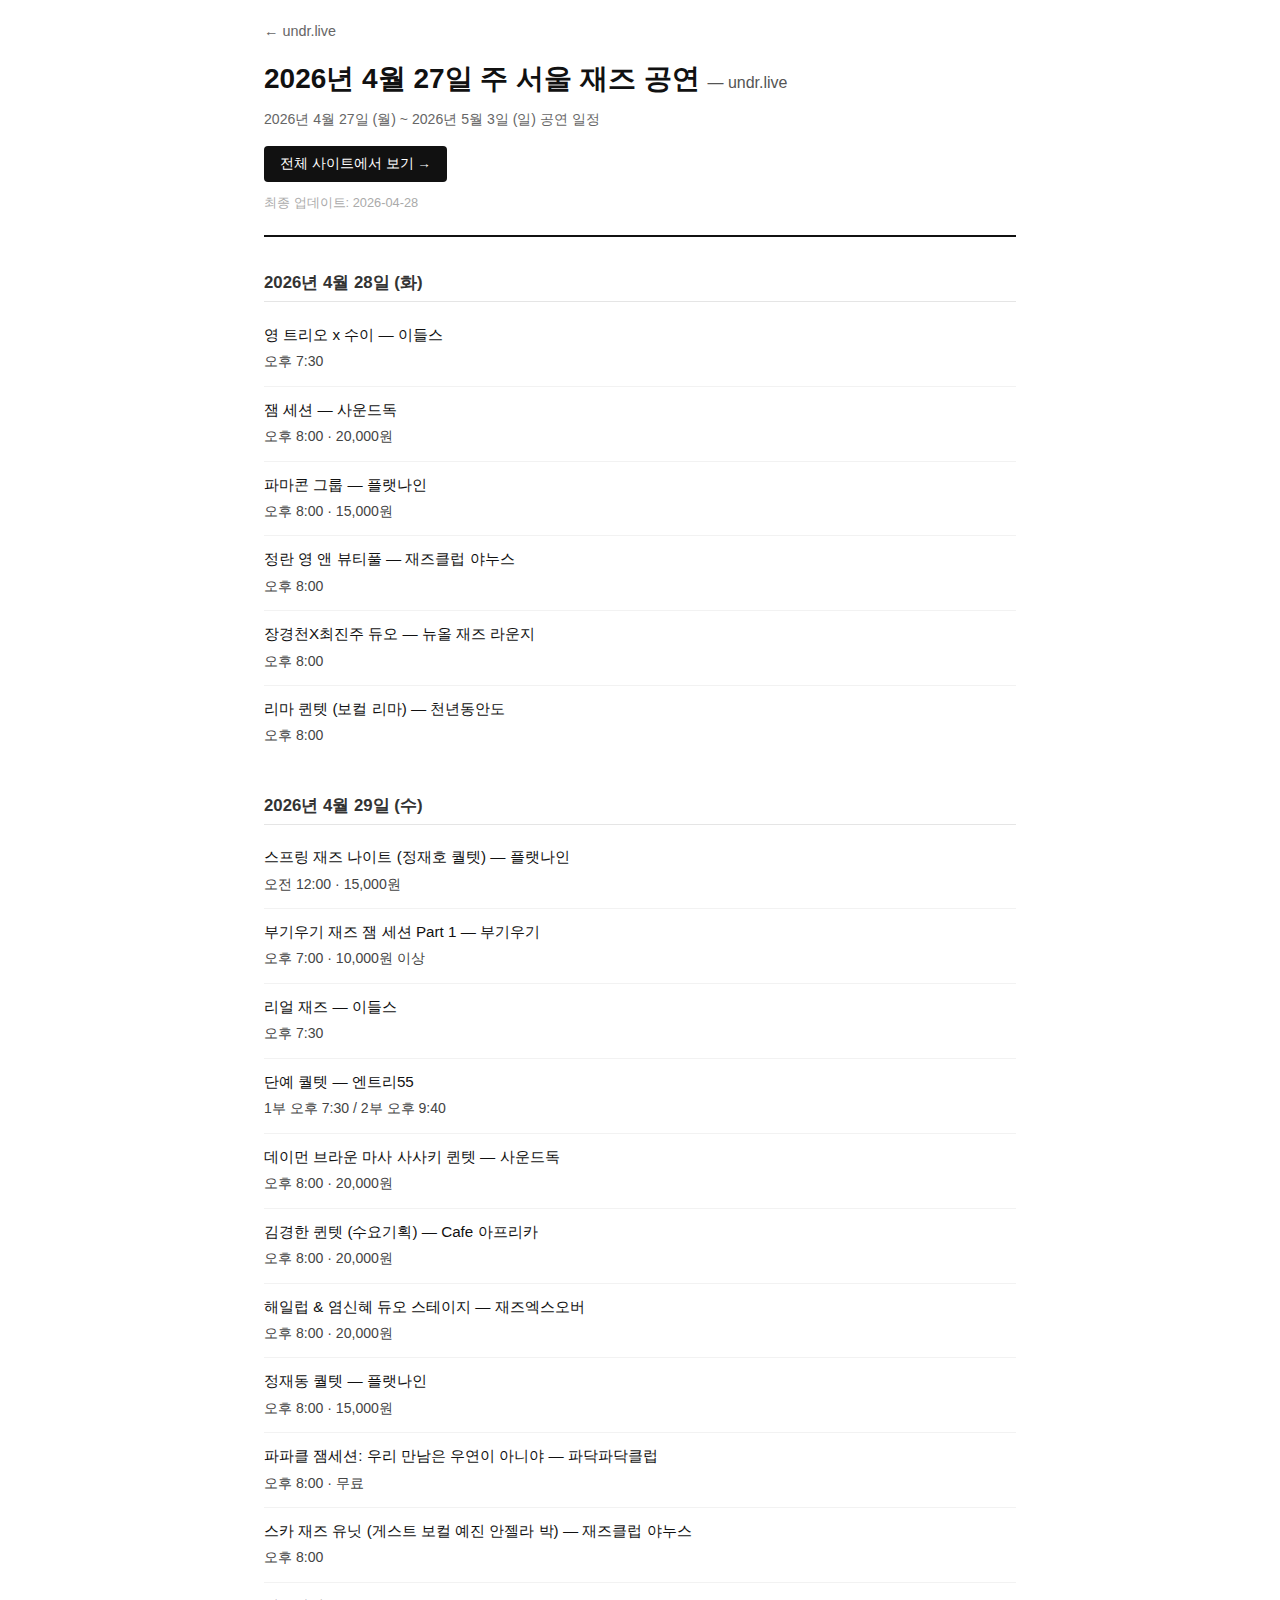
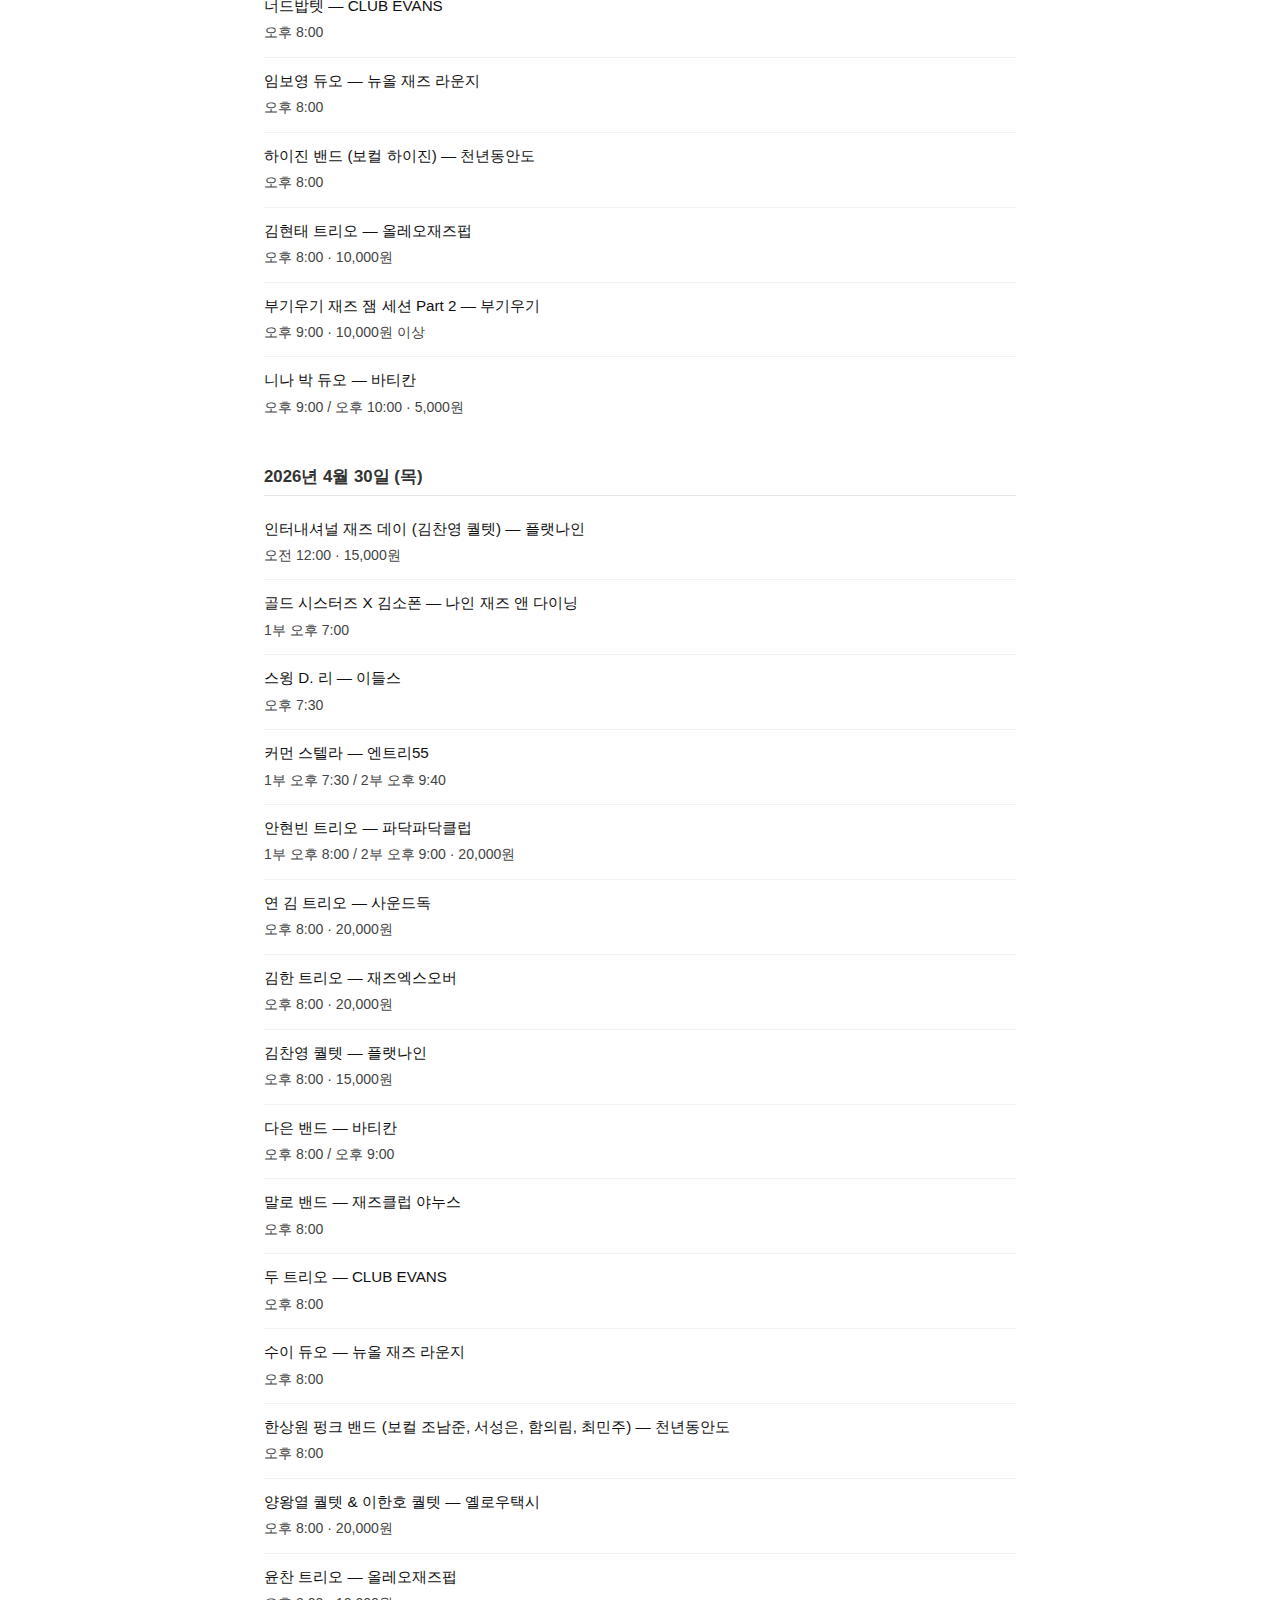
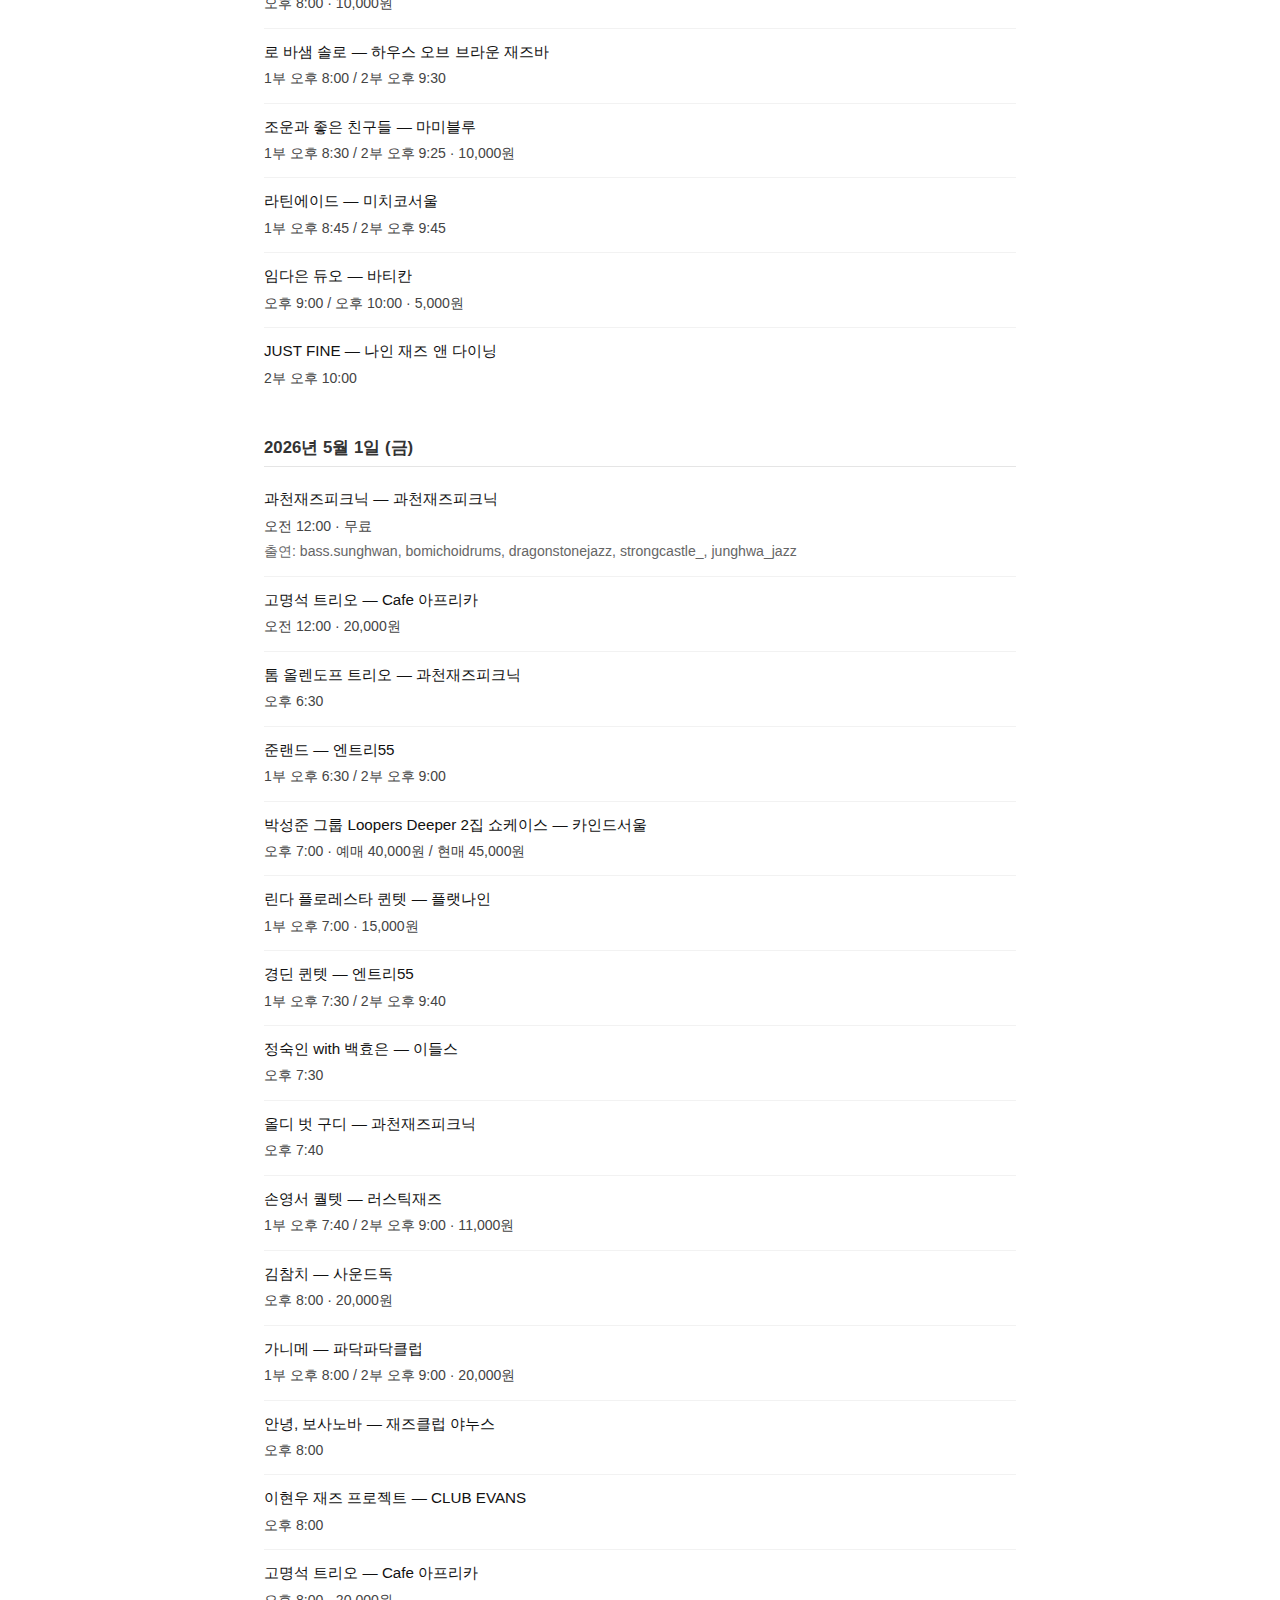
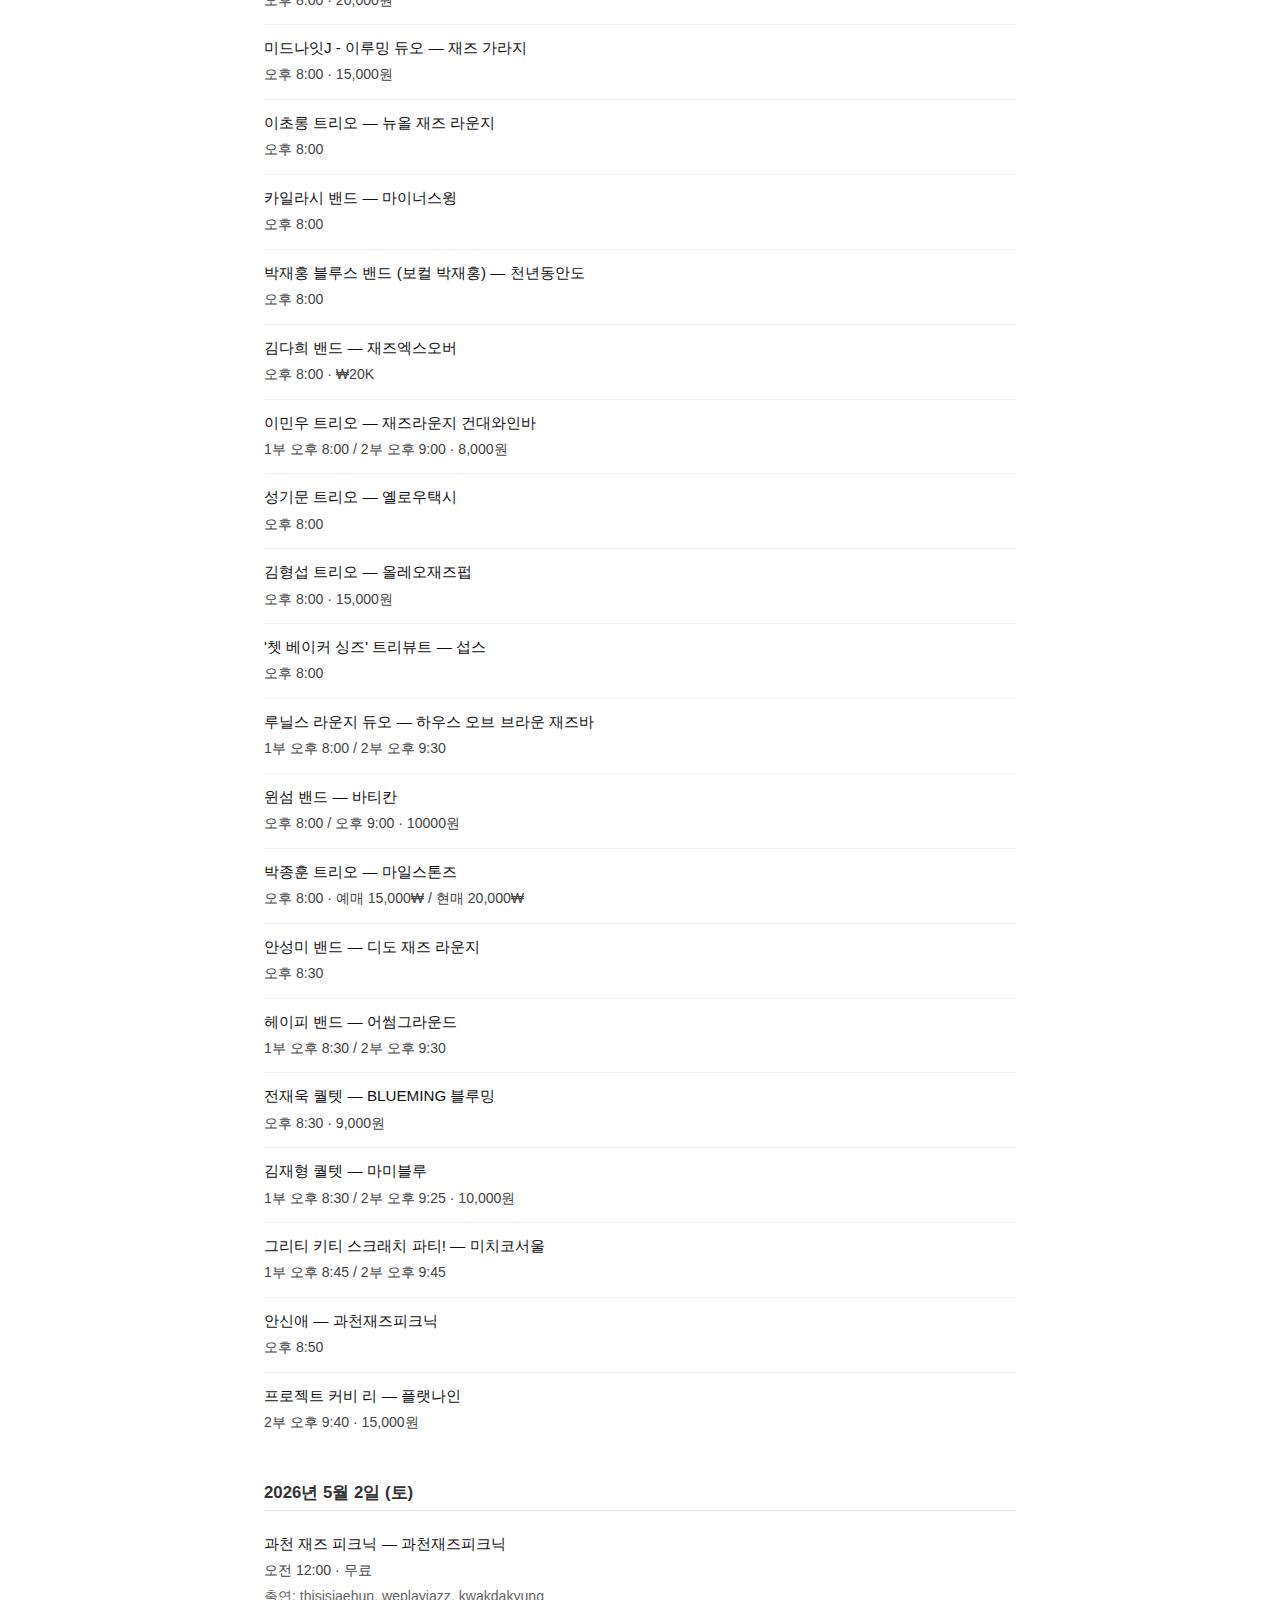
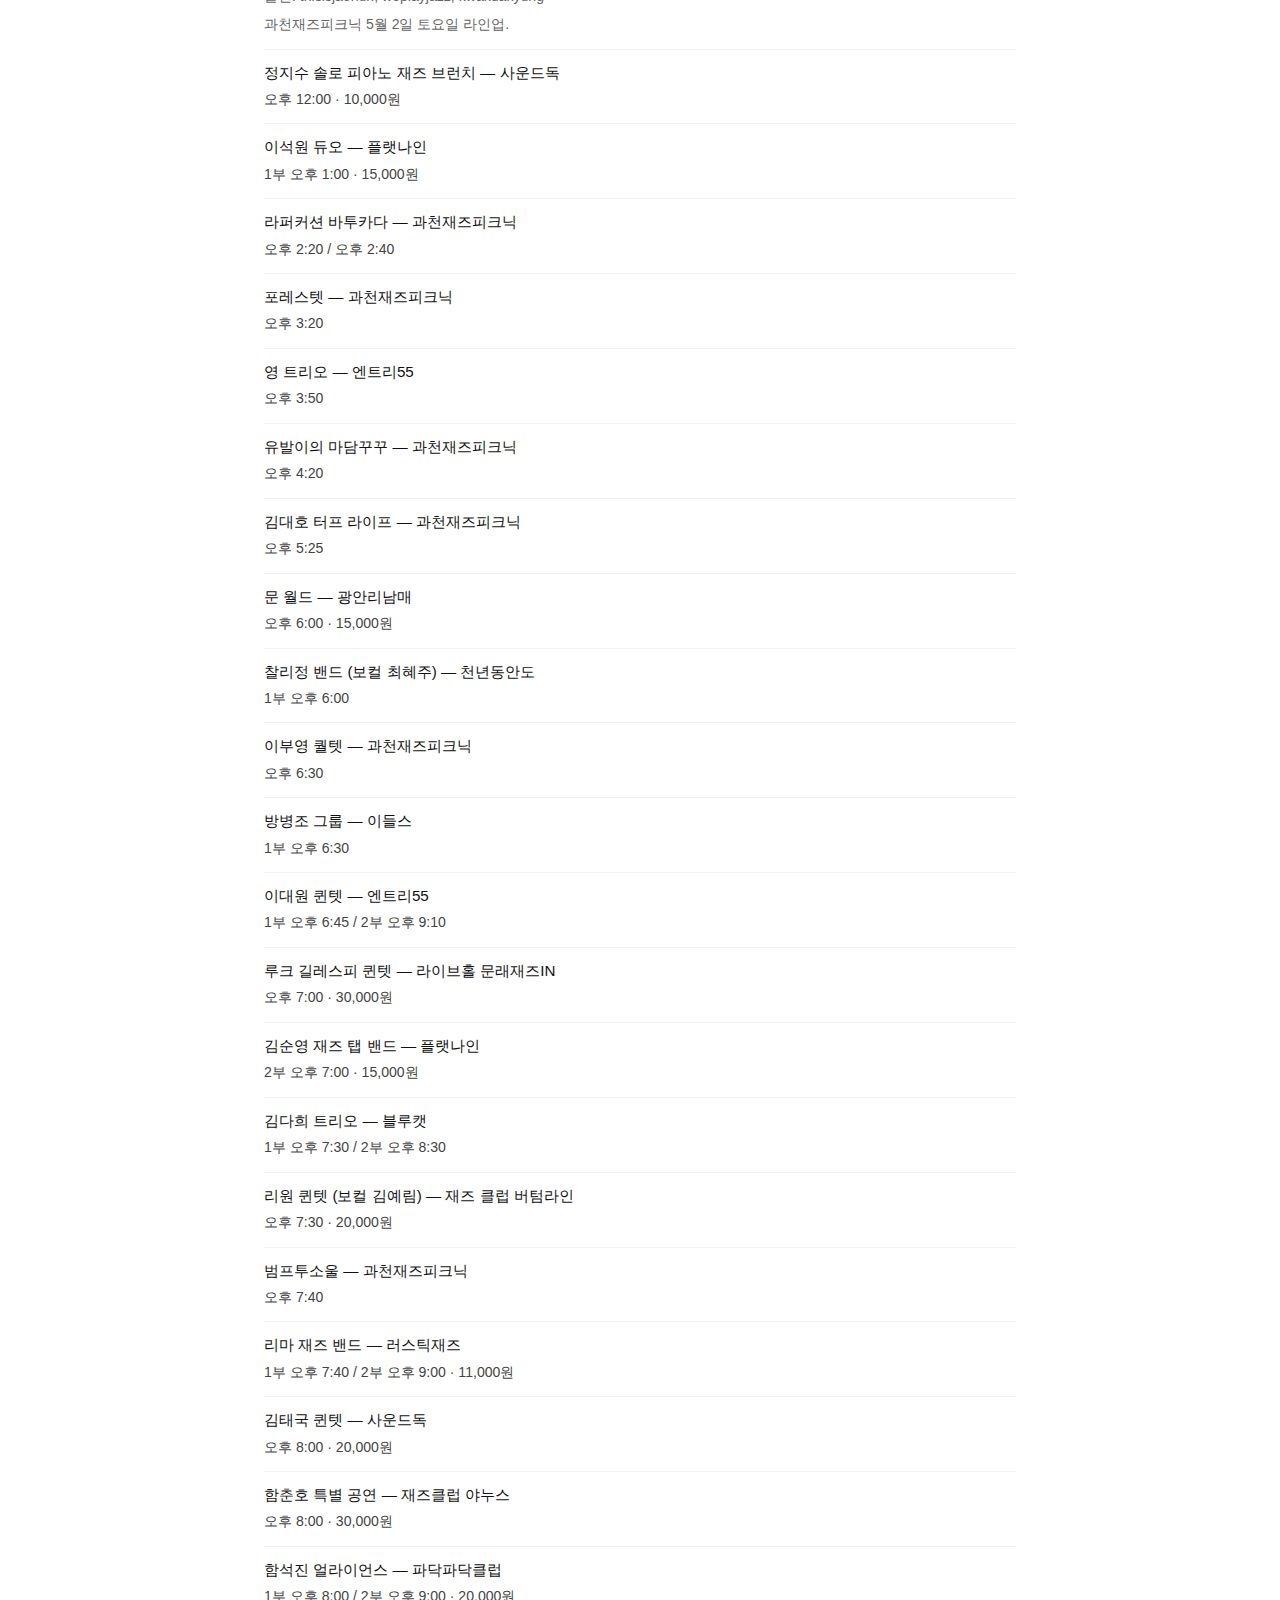
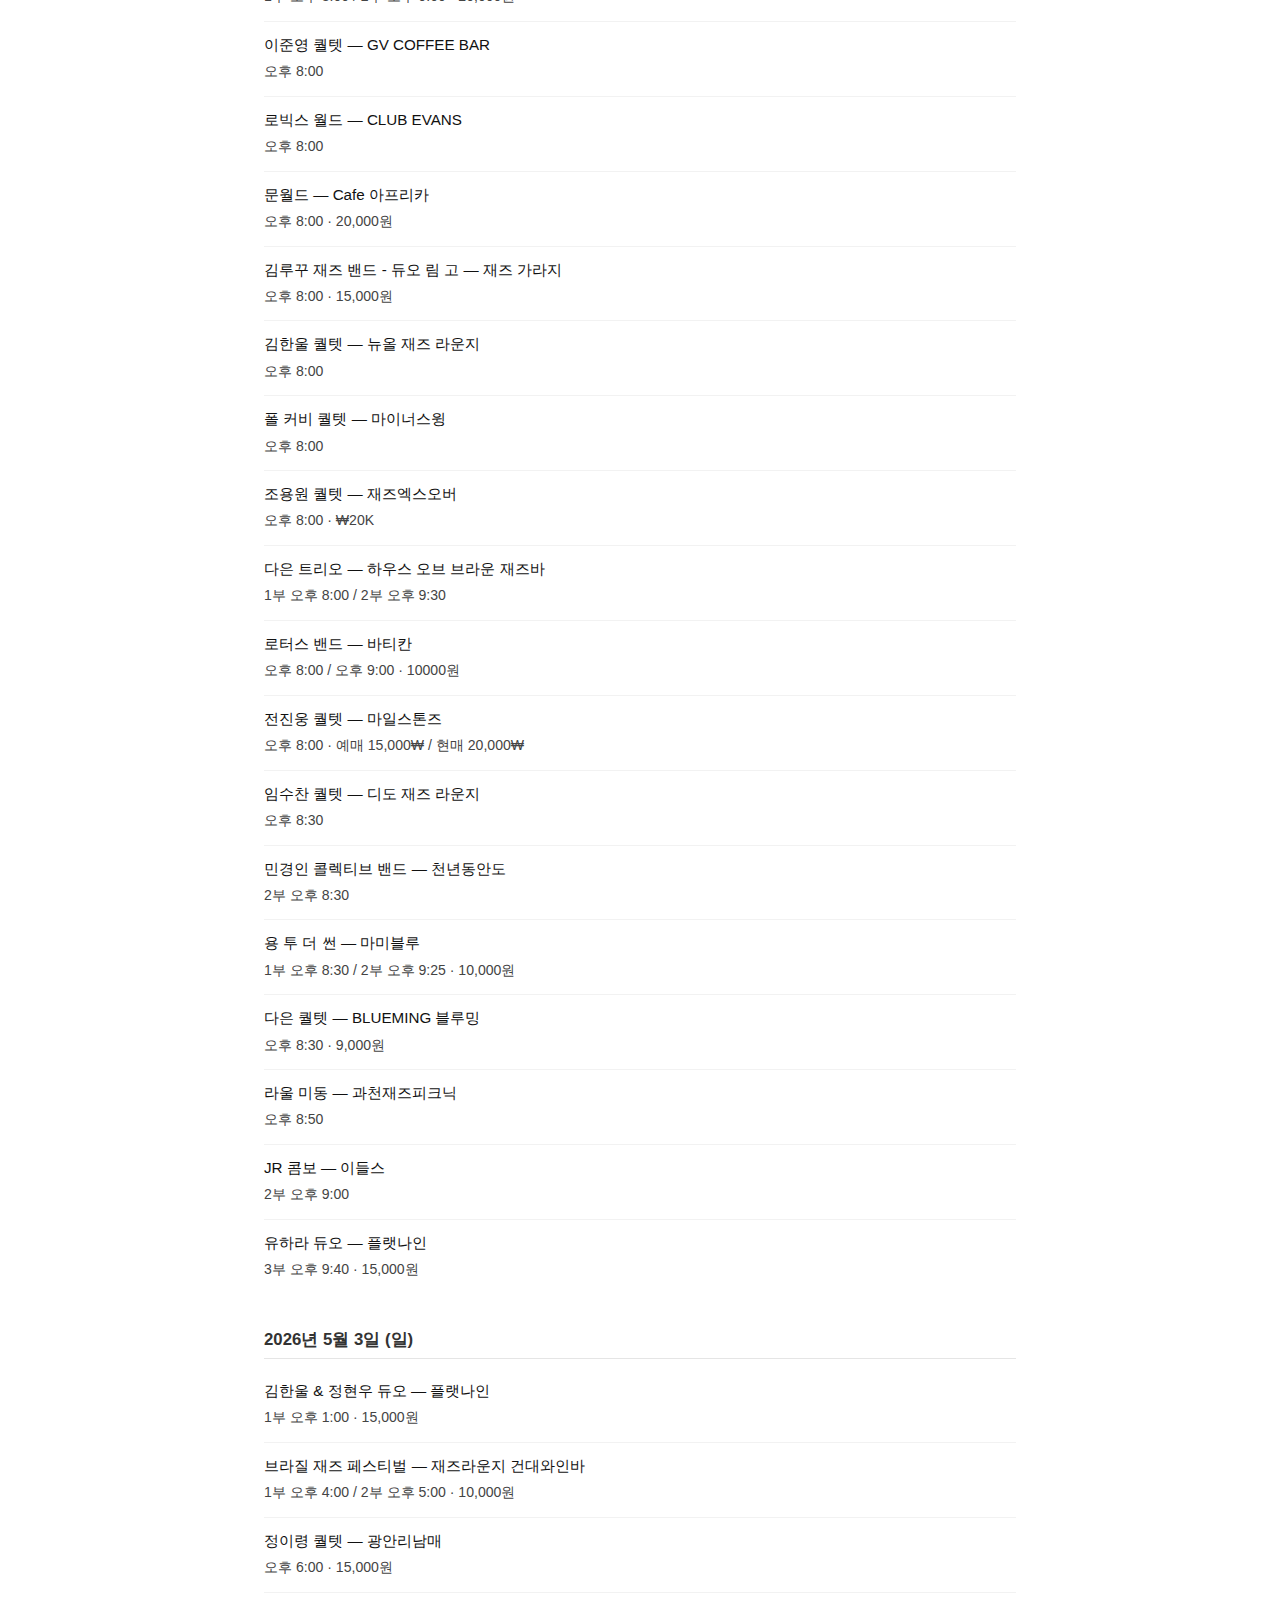
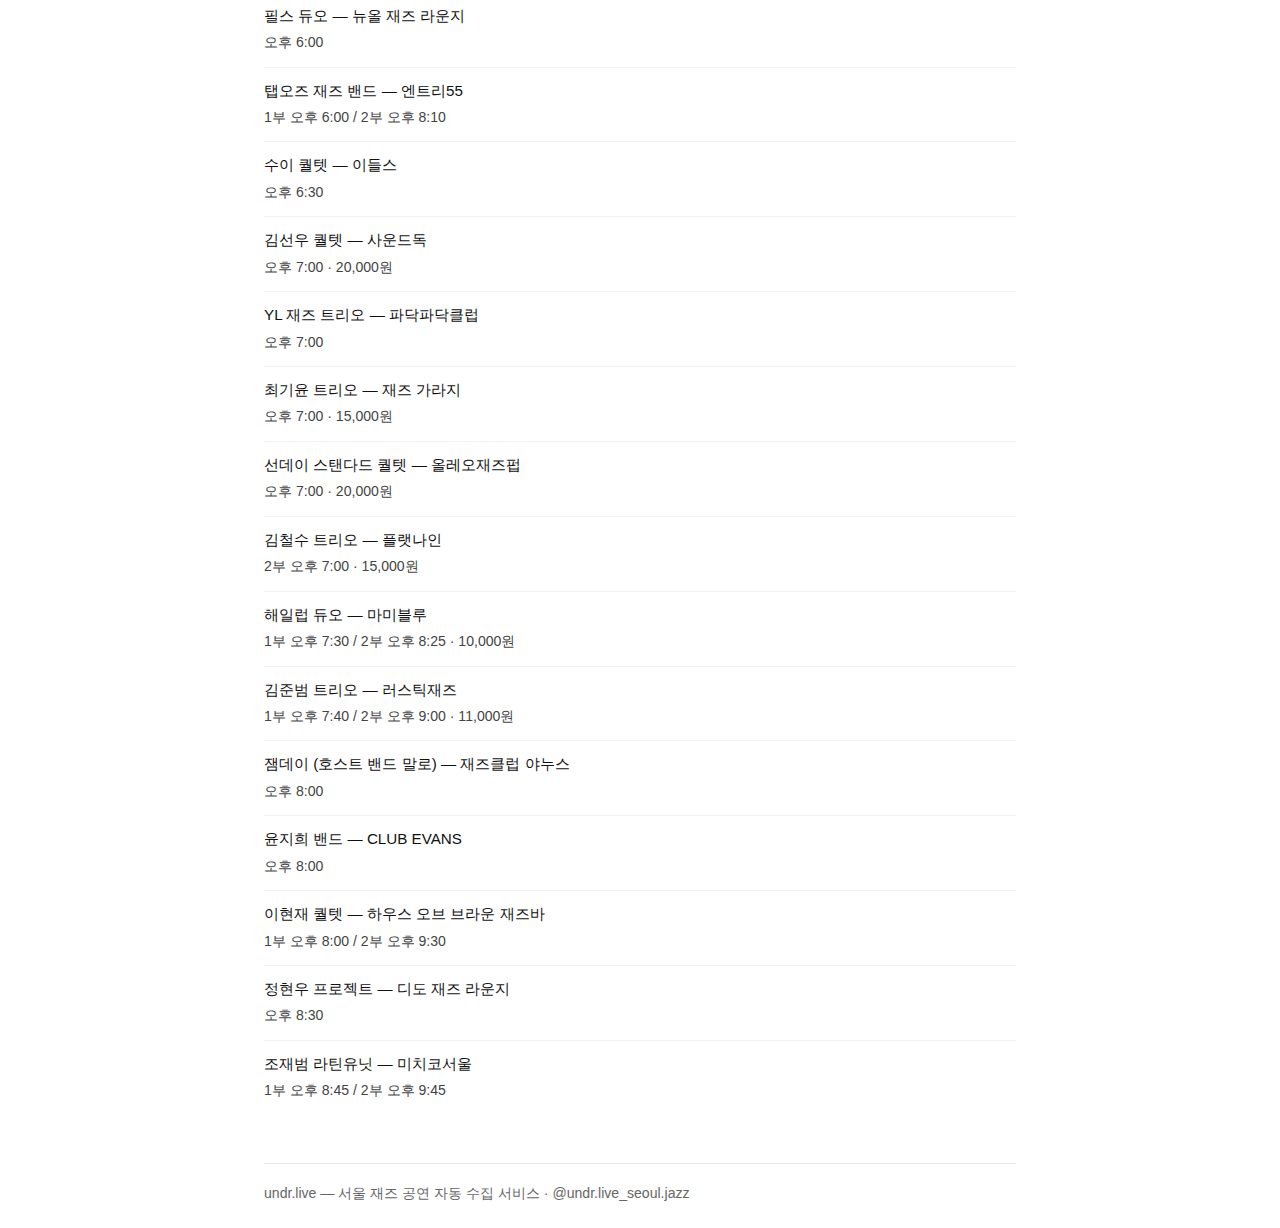
<file: seoul/jazz/digest/2026-04-27/index.html>
<!DOCTYPE html>
<html lang="ko">
<head>
  <meta charset="UTF-8">
  <meta name="viewport" content="width=device-width, initial-scale=1.0">
  <title>2026년 4월 27일 주 서울 재즈 공연</title>
  <meta name="description" content="2026년 4월 27일 주 서울 재즈 공연 일정. 2026년 4월 27일 (월)부터 2026년 5월 3일 (일)까지의 공연을 확인하세요.">
  <link rel="canonical" href="https://undr.live/seoul/jazz/digest/2026-04-27/">
  <meta name="robots" content="index, follow">
  <style>
  *, *::before, *::after { box-sizing: border-box; }
  body {
    font-family: -apple-system, 'Apple SD Gothic Neo', 'Malgun Gothic', sans-serif;
    max-width: 800px; margin: 0 auto; padding: 20px 24px;
    color: #111; line-height: 1.65; background: #fff;
  }
  header { margin-bottom: 2rem; padding-bottom: 1.25rem; border-bottom: 2px solid #111; }
  header p.back { font-size: 0.9rem; margin: 0 0 0.75rem; }
  h1 { font-size: 1.75rem; margin: 0 0 0.4rem; font-weight: 700; }
  h1 small { font-size: 1rem; font-weight: 400; color: #555; }
  h2 { font-size: 1.05rem; font-weight: 600; margin: 2rem 0 0.6rem;
       padding-bottom: 4px; border-bottom: 1px solid #e5e5e5; color: #333; }
  h3 { font-size: 0.95rem; margin: 0 0 0.2rem; font-weight: 500; }
  p { margin: 0.15rem 0; font-size: 0.88rem; color: #666; }
  p.meta { color: #444; }
  p.desc { margin-top: 0.3rem; }
  a { color: inherit; text-decoration: none; }
  a:hover { text-decoration: underline; }
  .event { padding: 10px 0; border-bottom: 1px solid #f2f2f2; }
  .event:last-child { border-bottom: none; }
  .cta {
    display: inline-block; margin-top: 0.75rem;
    padding: 7px 16px; background: #111; color: #fff !important;
    border-radius: 4px; font-size: 0.85rem; font-weight: 500;
    text-decoration: none !important;
  }
  .cta:hover { background: #333; }
  footer { margin-top: 3rem; padding-top: 1rem; border-top: 1px solid #e5e5e5;
           font-size: 0.82rem; color: #999; }
</style>
</head>
<body>
  <header>
    <p class="back"><a href="https://undr.live">← undr.live</a></p>
    <h1>2026년 4월 27일 주 서울 재즈 공연 <small>— undr.live</small></h1>
    <p>2026년 4월 27일 (월) ~ 2026년 5월 3일 (일) 공연 일정</p>
    <a class="cta" href="https://undr.live/seoul/jazz/ko">전체 사이트에서 보기 →</a>
    <p style="margin-top:0.6rem;font-size:0.8rem;color:#aaa">최종 업데이트: 2026-04-28</p>
  </header>
  <main>
    <section>
<h2>2026년 4월 28일 (화)</h2>
<article class="event">
  <h3><a href="https://www.instagram.com/p/DXn0vI2kR5t/" rel="noopener">영 트리오 x 수이</a> — <a href="https://instagram.com/edls_official" rel="noopener">이들스</a></h3>
  <p class="meta">오후 7:30</p>
</article>
<article class="event">
  <h3><a href="https://www.instagram.com/p/DXowSJTktvQ/" rel="noopener">잼 세션</a> — <a href="https://instagram.com/sounddog_jazz" rel="noopener">사운드독</a></h3>
  <p class="meta">오후 8:00 · 20,000원</p>
</article>
<article class="event">
  <h3><a href="https://www.instagram.com/p/DXndCnKE0wY/" rel="noopener">파마콘 그룹</a> — <a href="https://instagram.com/flatnine_jazzbar" rel="noopener">플랫나인</a></h3>
  <p class="meta">오후 8:00 · 15,000원</p>
</article>
<article class="event">
  <h3><a href="https://www.instagram.com/p/DXpDX5Uk3w5/" rel="noopener">정란 영 앤 뷰티풀</a> — <a href="https://instagram.com/jazzclub_janus" rel="noopener">재즈클럽 야누스</a></h3>
  <p class="meta">오후 8:00</p>
</article>
<article class="event">
  <h3><a href="https://www.instagram.com/p/DXixWI8E4qk/" rel="noopener">장경천X최진주 듀오</a> — <a href="https://instagram.com/newall_jazz" rel="noopener">뉴올 재즈 라운지</a></h3>
  <p class="meta">오후 8:00</p>
</article>
<article class="event">
  <h3><a href="https://www.instagram.com/p/DXkyA7fE_pQ/" rel="noopener">리마 퀸텟 (보컬 리마)</a> — <a href="https://instagram.com/chunnyun.jazz" rel="noopener">천년동안도</a></h3>
  <p class="meta">오후 8:00</p>
</article>
</section><section>
<h2>2026년 4월 29일 (수)</h2>
<article class="event">
  <h3><a href="https://www.instagram.com/p/DXUAeqlmMow/" rel="noopener">스프링 재즈 나이트 (정재호 퀄텟)</a> — <a href="https://instagram.com/flatnine_jazzbar" rel="noopener">플랫나인</a></h3>
  <p class="meta">오전 12:00 · 15,000원</p>
</article>
<article class="event">
  <h3><a href="https://www.instagram.com/p/DXBTEkdk7A-/" rel="noopener">부기우기 재즈 잼 세션 Part 1</a> — <a href="https://instagram.com/boogiewoogieseoul" rel="noopener">부기우기</a></h3>
  <p class="meta">오후 7:00 · 10,000원 이상</p>
</article>
<article class="event">
  <h3><a href="https://www.instagram.com/p/DXn0vI2kR5t/" rel="noopener">리얼 재즈</a> — <a href="https://instagram.com/edls_official" rel="noopener">이들스</a></h3>
  <p class="meta">오후 7:30</p>
</article>
<article class="event">
  <h3><a href="https://www.instagram.com/p/DXngUQzCSB4/" rel="noopener">단예 퀄텟</a> — <a href="https://instagram.com/entry55_official" rel="noopener">엔트리55</a></h3>
  <p class="meta">1부 오후 7:30 / 2부 오후 9:40</p>
</article>
<article class="event">
  <h3><a href="https://www.instagram.com/p/DXiBZJVEo4M/" rel="noopener">데이먼 브라운 마사 사사키 퀸텟</a> — <a href="https://instagram.com/sounddog_jazz" rel="noopener">사운드독</a></h3>
  <p class="meta">오후 8:00 · 20,000원</p>
</article>
<article class="event">
  <h3><a href="https://www.instagram.com/p/DWOR3NMj88P/" rel="noopener">김경한 퀸텟 (수요기획)</a> — <a href="https://instagram.com/africa_since1988" rel="noopener">Cafe 아프리카</a></h3>
  <p class="meta">오후 8:00 · 20,000원</p>
</article>
<article class="event">
  <h3><a href="https://www.instagram.com/p/DXk1jCgk9yQ/" rel="noopener">해일럽 & 염신혜 듀오 스테이지</a> — <a href="https://instagram.com/jazzxover" rel="noopener">재즈엑스오버</a></h3>
  <p class="meta">오후 8:00 · 20,000원</p>
</article>
<article class="event">
  <h3><a href="https://www.instagram.com/p/DXndCnKE0wY/" rel="noopener">정재동 퀄텟</a> — <a href="https://instagram.com/flatnine_jazzbar" rel="noopener">플랫나인</a></h3>
  <p class="meta">오후 8:00 · 15,000원</p>
</article>
<article class="event">
  <h3><a href="https://www.instagram.com/p/DXTehD7krPm/" rel="noopener">파파클 잼세션: 우리 만남은 우연이 아니야</a> — <a href="https://instagram.com/pdpdclub" rel="noopener">파닥파닥클럽</a></h3>
  <p class="meta">오후 8:00 · 무료</p>
</article>
<article class="event">
  <h3><a href="https://www.instagram.com/p/DXYt9JokaAp/" rel="noopener">스카 재즈 유닛 (게스트 보컬 예진 안젤라 박)</a> — <a href="https://instagram.com/jazzclub_janus" rel="noopener">재즈클럽 야누스</a></h3>
  <p class="meta">오후 8:00</p>
</article>
<article class="event">
  <h3><a href="https://www.instagram.com/p/DXbILOvkQ0e/" rel="noopener">너드밥텟</a> — <a href="https://instagram.com/jazzclub_evans" rel="noopener">CLUB EVANS</a></h3>
  <p class="meta">오후 8:00</p>
</article>
<article class="event">
  <h3><a href="https://www.instagram.com/p/DXixWI8E4qk/" rel="noopener">임보영 듀오</a> — <a href="https://instagram.com/newall_jazz" rel="noopener">뉴올 재즈 라운지</a></h3>
  <p class="meta">오후 8:00</p>
</article>
<article class="event">
  <h3><a href="https://www.instagram.com/p/DXkyA7fE_pQ/" rel="noopener">하이진 밴드 (보컬 하이진)</a> — <a href="https://instagram.com/chunnyun.jazz" rel="noopener">천년동안도</a></h3>
  <p class="meta">오후 8:00</p>
</article>
<article class="event">
  <h3><a href="https://www.instagram.com/p/DXmqRPRgUWx/" rel="noopener">김현태 트리오</a> — <a href="https://instagram.com/oleojazzpub" rel="noopener">올레오재즈펍</a></h3>
  <p class="meta">오후 8:00 · 10,000원</p>
</article>
<article class="event">
  <h3><a href="https://www.instagram.com/p/DXBTEkdk7A-/" rel="noopener">부기우기 재즈 잼 세션 Part 2</a> — <a href="https://instagram.com/boogiewoogieseoul" rel="noopener">부기우기</a></h3>
  <p class="meta">오후 9:00 · 10,000원 이상</p>
</article>
<article class="event">
  <h3><a href="https://www.instagram.com/p/DXop60uCoBW/" rel="noopener">니나 박 듀오</a> — <a href="https://instagram.com/bar_tican" rel="noopener">바티칸</a></h3>
  <p class="meta">오후 9:00 / 오후 10:00 · 5,000원</p>
</article>
</section><section>
<h2>2026년 4월 30일 (목)</h2>
<article class="event">
  <h3><a href="https://www.instagram.com/p/DXUAeqlmMow/" rel="noopener">인터내셔널 재즈 데이 (김찬영 퀄텟)</a> — <a href="https://instagram.com/flatnine_jazzbar" rel="noopener">플랫나인</a></h3>
  <p class="meta">오전 12:00 · 15,000원</p>
</article>
<article class="event">
  <h3><a href="https://www.instagram.com/p/DXg5eVRk-uQ/" rel="noopener">골드 시스터즈 X 김소폰</a> — <a href="https://instagram.com/ninejazz_chungdam" rel="noopener">나인 재즈 앤 다이닝</a></h3>
  <p class="meta">1부 오후 7:00</p>
</article>
<article class="event">
  <h3><a href="https://www.instagram.com/p/DXn0vI2kR5t/" rel="noopener">스윙 D. 리</a> — <a href="https://instagram.com/edls_official" rel="noopener">이들스</a></h3>
  <p class="meta">오후 7:30</p>
</article>
<article class="event">
  <h3><a href="https://www.instagram.com/p/DXngUQzCSB4/" rel="noopener">커먼 스텔라</a> — <a href="https://instagram.com/entry55_official" rel="noopener">엔트리55</a></h3>
  <p class="meta">1부 오후 7:30 / 2부 오후 9:40</p>
</article>
<article class="event">
  <h3><a href="https://www.instagram.com/p/DXntYyzkvM0/" rel="noopener">안현빈 트리오</a> — <a href="https://instagram.com/pdpdclub" rel="noopener">파닥파닥클럽</a></h3>
  <p class="meta">1부 오후 8:00 / 2부 오후 9:00 · 20,000원</p>
</article>
<article class="event">
  <h3><a href="https://www.instagram.com/p/DXiBZJVEo4M/" rel="noopener">연 김 트리오</a> — <a href="https://instagram.com/sounddog_jazz" rel="noopener">사운드독</a></h3>
  <p class="meta">오후 8:00 · 20,000원</p>
</article>
<article class="event">
  <h3><a href="https://www.instagram.com/p/DXk1jCgk9yQ/" rel="noopener">김한 트리오</a> — <a href="https://instagram.com/jazzxover" rel="noopener">재즈엑스오버</a></h3>
  <p class="meta">오후 8:00 · 20,000원</p>
</article>
<article class="event">
  <h3><a href="https://www.instagram.com/p/DXndCnKE0wY/" rel="noopener">김찬영 퀄텟</a> — <a href="https://instagram.com/flatnine_jazzbar" rel="noopener">플랫나인</a></h3>
  <p class="meta">오후 8:00 · 15,000원</p>
</article>
<article class="event">
  <h3><a href="https://www.instagram.com/p/DW28nUTKGBP/" rel="noopener">다은 밴드</a> — <a href="https://instagram.com/bar_tican" rel="noopener">바티칸</a></h3>
  <p class="meta">오후 8:00 / 오후 9:00</p>
</article>
<article class="event">
  <h3><a href="https://www.instagram.com/p/DXYt9JokaAp/" rel="noopener">말로 밴드</a> — <a href="https://instagram.com/jazzclub_janus" rel="noopener">재즈클럽 야누스</a></h3>
  <p class="meta">오후 8:00</p>
</article>
<article class="event">
  <h3><a href="https://www.instagram.com/p/DXbILOvkQ0e/" rel="noopener">두 트리오</a> — <a href="https://instagram.com/jazzclub_evans" rel="noopener">CLUB EVANS</a></h3>
  <p class="meta">오후 8:00</p>
</article>
<article class="event">
  <h3><a href="https://www.instagram.com/p/DXixWI8E4qk/" rel="noopener">수이 듀오</a> — <a href="https://instagram.com/newall_jazz" rel="noopener">뉴올 재즈 라운지</a></h3>
  <p class="meta">오후 8:00</p>
</article>
<article class="event">
  <h3><a href="https://www.instagram.com/p/DXkyA7fE_pQ/" rel="noopener">한상원 펑크 밴드 (보컬 조남준, 서성은, 함의림, 최민주)</a> — <a href="https://instagram.com/chunnyun.jazz" rel="noopener">천년동안도</a></h3>
  <p class="meta">오후 8:00</p>
</article>
<article class="event">
  <h3><a href="https://www.instagram.com/p/DXoddB6E4ok/" rel="noopener">양왕열 퀄텟 & 이한호 퀄텟</a> — <a href="https://instagram.com/yellow___taxi" rel="noopener">옐로우택시</a></h3>
  <p class="meta">오후 8:00 · 20,000원</p>
</article>
<article class="event">
  <h3><a href="https://www.instagram.com/p/DXmqRPRgUWx/" rel="noopener">윤찬 트리오</a> — <a href="https://instagram.com/oleojazzpub" rel="noopener">올레오재즈펍</a></h3>
  <p class="meta">오후 8:00 · 10,000원</p>
</article>
<article class="event">
  <h3><a href="https://www.instagram.com/p/DXoZl4_E0nA/" rel="noopener">로 바샘 솔로</a> — <a href="https://instagram.com/houseofbrown.seoul" rel="noopener">하우스 오브 브라운 재즈바</a></h3>
  <p class="meta">1부 오후 8:00 / 2부 오후 9:30</p>
</article>
<article class="event">
  <h3><a href="https://www.instagram.com/p/DXnpcK1kUSY/" rel="noopener">조운과 좋은 친구들</a> — <a href="https://instagram.com/mammy__blue" rel="noopener">마미블루</a></h3>
  <p class="meta">1부 오후 8:30 / 2부 오후 9:25 · 10,000원</p>
</article>
<article class="event">
  <h3><a href="https://www.instagram.com/p/DXX18oeElcZ/" rel="noopener">라틴에이드</a> — <a href="https://instagram.com/michiko.seoul_official" rel="noopener">미치코서울</a></h3>
  <p class="meta">1부 오후 8:45 / 2부 오후 9:45</p>
</article>
<article class="event">
  <h3><a href="https://www.instagram.com/p/DXop_qdCmpM/" rel="noopener">임다은 듀오</a> — <a href="https://instagram.com/bar_tican" rel="noopener">바티칸</a></h3>
  <p class="meta">오후 9:00 / 오후 10:00 · 5,000원</p>
</article>
<article class="event">
  <h3><a href="https://www.instagram.com/p/DXg5eVRk-uQ/" rel="noopener">JUST FINE</a> — <a href="https://instagram.com/ninejazz_chungdam" rel="noopener">나인 재즈 앤 다이닝</a></h3>
  <p class="meta">2부 오후 10:00</p>
</article>
</section><section>
<h2>2026년 5월 1일 (금)</h2>
<article class="event">
  <h3><a href="https://www.instagram.com/p/DXOfcQhiQUL/" rel="noopener">과천재즈피크닉</a> — <a href="https://instagram.com/gc_jazzpicnic" rel="noopener">과천재즈피크닉</a></h3>
  <p class="meta">오전 12:00 · 무료</p>
  <p>출연: bass.sunghwan, bomichoidrums, dragonstonejazz, strongcastle_, junghwa_jazz</p>
</article>
<article class="event">
  <h3><a href="https://www.instagram.com/p/DXopyozj55m/" rel="noopener">고명석 트리오</a> — <a href="https://instagram.com/africa_since1988" rel="noopener">Cafe 아프리카</a></h3>
  <p class="meta">오전 12:00 · 20,000원</p>
</article>
<article class="event">
  <h3><a href="https://www.instagram.com/p/DXEO97DiXck/" rel="noopener">톰 올렌도프 트리오</a> — <a href="https://instagram.com/gc_jazzpicnic" rel="noopener">과천재즈피크닉</a></h3>
  <p class="meta">오후 6:30</p>
</article>
<article class="event">
  <h3><a href="https://www.instagram.com/p/DXnf4gGiUPT/" rel="noopener">준랜드</a> — <a href="https://instagram.com/entry55_official" rel="noopener">엔트리55</a></h3>
  <p class="meta">1부 오후 6:30 / 2부 오후 9:00</p>
</article>
<article class="event">
  <h3><a href="https://www.instagram.com/p/DXQgXihCbx-/" rel="noopener">박성준 그룹 Loopers Deeper 2집 쇼케이스</a> — <a href="https://instagram.com/kindseoul.kr" rel="noopener">카인드서울</a></h3>
  <p class="meta">오후 7:00 · 예매 40,000원 / 현매 45,000원</p>
</article>
<article class="event">
  <h3><a href="https://www.instagram.com/p/DXncSitE-lP/" rel="noopener">린다 플로레스타 퀸텟</a> — <a href="https://instagram.com/flatnine_jazzbar" rel="noopener">플랫나인</a></h3>
  <p class="meta">1부 오후 7:00 · 15,000원</p>
</article>
<article class="event">
  <h3><a href="https://www.instagram.com/p/DXngUQzCSB4/" rel="noopener">경딘 퀸텟</a> — <a href="https://instagram.com/entry55_official" rel="noopener">엔트리55</a></h3>
  <p class="meta">1부 오후 7:30 / 2부 오후 9:40</p>
</article>
<article class="event">
  <h3><a href="https://www.instagram.com/p/DXn0vI2kR5t/" rel="noopener">정숙인 with 백효은</a> — <a href="https://instagram.com/edls_official" rel="noopener">이들스</a></h3>
  <p class="meta">오후 7:30</p>
</article>
<article class="event">
  <h3><a href="https://www.instagram.com/p/DXEPCfqCZah/" rel="noopener">올디 벗 구디</a> — <a href="https://instagram.com/gc_jazzpicnic" rel="noopener">과천재즈피크닉</a></h3>
  <p class="meta">오후 7:40</p>
</article>
<article class="event">
  <h3><a href="https://www.instagram.com/p/DXahHgDmmoR/" rel="noopener">손영서 퀄텟</a> — <a href="https://instagram.com/rustic_jazz" rel="noopener">러스틱재즈</a></h3>
  <p class="meta">1부 오후 7:40 / 2부 오후 9:00 · 11,000원</p>
</article>
<article class="event">
  <h3><a href="https://www.instagram.com/p/DXiBZJVEo4M/" rel="noopener">김참치</a> — <a href="https://instagram.com/sounddog_jazz" rel="noopener">사운드독</a></h3>
  <p class="meta">오후 8:00 · 20,000원</p>
</article>
<article class="event">
  <h3><a href="https://www.instagram.com/p/DXntfavktv6/" rel="noopener">가니메</a> — <a href="https://instagram.com/pdpdclub" rel="noopener">파닥파닥클럽</a></h3>
  <p class="meta">1부 오후 8:00 / 2부 오후 9:00 · 20,000원</p>
</article>
<article class="event">
  <h3><a href="https://www.instagram.com/p/DXYt9JokaAp/" rel="noopener">안녕, 보사노바</a> — <a href="https://instagram.com/jazzclub_janus" rel="noopener">재즈클럽 야누스</a></h3>
  <p class="meta">오후 8:00</p>
</article>
<article class="event">
  <h3><a href="https://www.instagram.com/p/DXbILOvkQ0e/" rel="noopener">이현우 재즈 프로젝트</a> — <a href="https://instagram.com/jazzclub_evans" rel="noopener">CLUB EVANS</a></h3>
  <p class="meta">오후 8:00</p>
</article>
<article class="event">
  <h3><a href="https://www.instagram.com/p/DXhCQEJjyMg/" rel="noopener">고명석 트리오</a> — <a href="https://instagram.com/africa_since1988" rel="noopener">Cafe 아프리카</a></h3>
  <p class="meta">오후 8:00 · 20,000원</p>
</article>
<article class="event">
  <h3><a href="https://www.instagram.com/p/DXi5y3sCbML/" rel="noopener">미드나잇J - 이루밍 듀오</a> — <a href="https://instagram.com/jazzgarage_official" rel="noopener">재즈 가라지</a></h3>
  <p class="meta">오후 8:00 · 15,000원</p>
</article>
<article class="event">
  <h3><a href="https://www.instagram.com/p/DXixWI8E4qk/" rel="noopener">이초롱 트리오</a> — <a href="https://instagram.com/newall_jazz" rel="noopener">뉴올 재즈 라운지</a></h3>
  <p class="meta">오후 8:00</p>
</article>
<article class="event">
  <h3><a href="https://www.instagram.com/p/DXlknjKj8ff/" rel="noopener">카일라시 밴드</a> — <a href="https://instagram.com/cafe_minor_swing" rel="noopener">마이너스윙</a></h3>
  <p class="meta">오후 8:00</p>
</article>
<article class="event">
  <h3><a href="https://www.instagram.com/p/DXkyA7fE_pQ/" rel="noopener">박재홍 블루스 밴드 (보컬 박재홍)</a> — <a href="https://instagram.com/chunnyun.jazz" rel="noopener">천년동안도</a></h3>
  <p class="meta">오후 8:00</p>
</article>
<article class="event">
  <h3><a href="https://www.instagram.com/p/DXlor8micuU/" rel="noopener">김다희 밴드</a> — <a href="https://instagram.com/jazzxover" rel="noopener">재즈엑스오버</a></h3>
  <p class="meta">오후 8:00 · ₩20K</p>
</article>
<article class="event">
  <h3><a href="https://www.instagram.com/p/DXlsjl7k9N9/" rel="noopener">이민우 트리오</a> — <a href="https://instagram.com/jazzlounge_official" rel="noopener">재즈라운지 건대와인바</a></h3>
  <p class="meta">1부 오후 8:00 / 2부 오후 9:00 · 8,000원</p>
</article>
<article class="event">
  <h3><a href="https://www.instagram.com/p/DXl3T4GD34X/" rel="noopener">성기문 트리오</a> — <a href="https://instagram.com/yellow___taxi" rel="noopener">옐로우택시</a></h3>
  <p class="meta">오후 8:00</p>
</article>
<article class="event">
  <h3><a href="https://www.instagram.com/p/DXmqRPRgUWx/" rel="noopener">김형섭 트리오</a> — <a href="https://instagram.com/oleojazzpub" rel="noopener">올레오재즈펍</a></h3>
  <p class="meta">오후 8:00 · 15,000원</p>
</article>
<article class="event">
  <h3><a href="https://www.instagram.com/p/DXn94dkkR-c/" rel="noopener">'쳇 베이커 싱즈' 트리뷰트</a> — <a href="https://instagram.com/seobs_bar" rel="noopener">섭스</a></h3>
  <p class="meta">오후 8:00</p>
</article>
<article class="event">
  <h3><a href="https://www.instagram.com/p/DXoZl4_E0nA/" rel="noopener">루닐스 라운지 듀오</a> — <a href="https://instagram.com/houseofbrown.seoul" rel="noopener">하우스 오브 브라운 재즈바</a></h3>
  <p class="meta">1부 오후 8:00 / 2부 오후 9:30</p>
</article>
<article class="event">
  <h3><a href="https://www.instagram.com/p/DXoqHyXCmiz/" rel="noopener">윈섬 밴드</a> — <a href="https://instagram.com/bar_tican" rel="noopener">바티칸</a></h3>
  <p class="meta">오후 8:00 / 오후 9:00 · 10000원</p>
</article>
<article class="event">
  <h3><a href="https://www.instagram.com/p/DXpMA61j37X/" rel="noopener">박종훈 트리오</a> — <a href="https://instagram.com/milestones_jazz" rel="noopener">마일스톤즈</a></h3>
  <p class="meta">오후 8:00 · 예매 15,000₩ / 현매 20,000₩</p>
</article>
<article class="event">
  <h3><a href="https://www.instagram.com/p/DXeYgR9D73Y/" rel="noopener">안성미 밴드</a> — <a href="https://instagram.com/dido_jazz_lounge" rel="noopener">디도 재즈 라운지</a></h3>
  <p class="meta">오후 8:30</p>
</article>
<article class="event">
  <h3><a href="https://www.instagram.com/p/DXoY9KLD1Pa/" rel="noopener">헤이피 밴드</a> — <a href="https://instagram.com/asome_ground" rel="noopener">어썸그라운드</a></h3>
  <p class="meta">1부 오후 8:30 / 2부 오후 9:30</p>
</article>
<article class="event">
  <h3><a href="https://www.instagram.com/p/DXoiKTqAnMb/" rel="noopener">전재욱 퀄텟</a> — <a href="https://instagram.com/blueming_jazz" rel="noopener">BLUEMING 블루밍</a></h3>
  <p class="meta">오후 8:30 · 9,000원</p>
</article>
<article class="event">
  <h3><a href="https://www.instagram.com/p/DXoHWj-EVCO/" rel="noopener">김재형 퀄텟</a> — <a href="https://instagram.com/mammy__blue" rel="noopener">마미블루</a></h3>
  <p class="meta">1부 오후 8:30 / 2부 오후 9:25 · 10,000원</p>
</article>
<article class="event">
  <h3><a href="https://www.instagram.com/p/DXiZge9gigY/" rel="noopener">그리티 키티 스크래치 파티!</a> — <a href="https://instagram.com/michiko.seoul_official" rel="noopener">미치코서울</a></h3>
  <p class="meta">1부 오후 8:45 / 2부 오후 9:45</p>
</article>
<article class="event">
  <h3><a href="https://www.instagram.com/p/DXEPJTWCQrR/" rel="noopener">안신애</a> — <a href="https://instagram.com/gc_jazzpicnic" rel="noopener">과천재즈피크닉</a></h3>
  <p class="meta">오후 8:50</p>
</article>
<article class="event">
  <h3><a href="https://www.instagram.com/p/DXncSitE-lP/" rel="noopener">프로젝트 커비 리</a> — <a href="https://instagram.com/flatnine_jazzbar" rel="noopener">플랫나인</a></h3>
  <p class="meta">2부 오후 9:40 · 15,000원</p>
</article>
</section><section>
<h2>2026년 5월 2일 (토)</h2>
<article class="event">
  <h3><a href="https://www.instagram.com/p/DWxVZnqiZ-m/" rel="noopener">과천 재즈 피크닉</a> — <a href="https://instagram.com/gc_jazzpicnic" rel="noopener">과천재즈피크닉</a></h3>
  <p class="meta">오전 12:00 · 무료</p>
  <p>출연: thisisjaehun, weplayjazz, kwakdakyung</p>
  <p class="desc">과천재즈피크닉 5월 2일 토요일 라인업.</p>
</article>
<article class="event">
  <h3><a href="https://www.instagram.com/p/DXko6rokvoK/" rel="noopener">정지수 솔로 피아노 재즈 브런치</a> — <a href="https://instagram.com/sounddog_jazz" rel="noopener">사운드독</a></h3>
  <p class="meta">오후 12:00 · 10,000원</p>
</article>
<article class="event">
  <h3><a href="https://www.instagram.com/p/DXncSitE-lP/" rel="noopener">이석원 듀오</a> — <a href="https://instagram.com/flatnine_jazzbar" rel="noopener">플랫나인</a></h3>
  <p class="meta">1부 오후 1:00 · 15,000원</p>
</article>
<article class="event">
  <h3><a href="https://www.instagram.com/p/DXOfw23iVgp/" rel="noopener">라퍼커션 바투카다</a> — <a href="https://instagram.com/gc_jazzpicnic" rel="noopener">과천재즈피크닉</a></h3>
  <p class="meta">오후 2:20 / 오후 2:40</p>
</article>
<article class="event">
  <h3><a href="https://www.instagram.com/p/DXG7WCuCW8N/" rel="noopener">포레스텟</a> — <a href="https://instagram.com/gc_jazzpicnic" rel="noopener">과천재즈피크닉</a></h3>
  <p class="meta">오후 3:20</p>
</article>
<article class="event">
  <h3><a href="https://www.instagram.com/p/DXngUQzCSB4/" rel="noopener">영 트리오</a> — <a href="https://instagram.com/entry55_official" rel="noopener">엔트리55</a></h3>
  <p class="meta">오후 3:50</p>
</article>
<article class="event">
  <h3><a href="https://www.instagram.com/p/DXG7ZzrCZC4/" rel="noopener">유발이의 마담꾸꾸</a> — <a href="https://instagram.com/gc_jazzpicnic" rel="noopener">과천재즈피크닉</a></h3>
  <p class="meta">오후 4:20</p>
</article>
<article class="event">
  <h3><a href="https://www.instagram.com/p/DXJaRVjCQba/" rel="noopener">김대호 터프 라이프</a> — <a href="https://instagram.com/gc_jazzpicnic" rel="noopener">과천재즈피크닉</a></h3>
  <p class="meta">오후 5:25</p>
</article>
<article class="event">
  <h3><a href="https://www.instagram.com/p/DXdyra6EctK/" rel="noopener">문 월드</a> — <a href="https://instagram.com/gwangalli_namme" rel="noopener">광안리남매</a></h3>
  <p class="meta">오후 6:00 · 15,000원</p>
</article>
<article class="event">
  <h3><a href="https://www.instagram.com/p/DXkyA7fE_pQ/" rel="noopener">찰리정 밴드 (보컬 최혜주)</a> — <a href="https://instagram.com/chunnyun.jazz" rel="noopener">천년동안도</a></h3>
  <p class="meta">1부 오후 6:00</p>
</article>
<article class="event">
  <h3><a href="https://www.instagram.com/p/DXJarX-iW4D/" rel="noopener">이부영 퀄텟</a> — <a href="https://instagram.com/gc_jazzpicnic" rel="noopener">과천재즈피크닉</a></h3>
  <p class="meta">오후 6:30</p>
</article>
<article class="event">
  <h3><a href="https://www.instagram.com/p/DXn0vI2kR5t/" rel="noopener">방병조 그룹</a> — <a href="https://instagram.com/edls_official" rel="noopener">이들스</a></h3>
  <p class="meta">1부 오후 6:30</p>
</article>
<article class="event">
  <h3><a href="https://www.instagram.com/p/DXngUQzCSB4/" rel="noopener">이대원 퀸텟</a> — <a href="https://instagram.com/entry55_official" rel="noopener">엔트리55</a></h3>
  <p class="meta">1부 오후 6:45 / 2부 오후 9:10</p>
</article>
<article class="event">
  <h3><a href="https://www.instagram.com/p/DXMKZ3cgaEh/" rel="noopener">루크 길레스피 퀸텟</a> — <a href="https://instagram.com/yoori.kim_mullaejazzin" rel="noopener">라이브홀 문래재즈IN</a></h3>
  <p class="meta">오후 7:00 · 30,000원</p>
</article>
<article class="event">
  <h3><a href="https://www.instagram.com/p/DXncSitE-lP/" rel="noopener">김순영 재즈 탭 밴드</a> — <a href="https://instagram.com/flatnine_jazzbar" rel="noopener">플랫나인</a></h3>
  <p class="meta">2부 오후 7:00 · 15,000원</p>
</article>
<article class="event">
  <h3><a href="https://www.instagram.com/p/DXjndwfEjh4/" rel="noopener">김다희 트리오</a> — <a href="https://instagram.com/bluecat.fezh" rel="noopener">블루캣</a></h3>
  <p class="meta">1부 오후 7:30 / 2부 오후 8:30</p>
</article>
<article class="event">
  <h3><a href="https://www.instagram.com/p/DXoJBMwkUTe/" rel="noopener">리원 퀸텟 (보컬 김예림)</a> — <a href="https://instagram.com/jazzclubbottomline" rel="noopener">재즈 클럽 버텀라인</a></h3>
  <p class="meta">오후 7:30 · 20,000원</p>
</article>
<article class="event">
  <h3><a href="https://www.instagram.com/p/DXJaxfYiRWB/" rel="noopener">범프투소울</a> — <a href="https://instagram.com/gc_jazzpicnic" rel="noopener">과천재즈피크닉</a></h3>
  <p class="meta">오후 7:40</p>
</article>
<article class="event">
  <h3><a href="https://www.instagram.com/p/DXahHgDmmoR/" rel="noopener">리마 재즈 밴드</a> — <a href="https://instagram.com/rustic_jazz" rel="noopener">러스틱재즈</a></h3>
  <p class="meta">1부 오후 7:40 / 2부 오후 9:00 · 11,000원</p>
</article>
<article class="event">
  <h3><a href="https://www.instagram.com/p/DXiBZJVEo4M/" rel="noopener">김태국 퀸텟</a> — <a href="https://instagram.com/sounddog_jazz" rel="noopener">사운드독</a></h3>
  <p class="meta">오후 8:00 · 20,000원</p>
</article>
<article class="event">
  <h3><a href="https://www.instagram.com/p/DXYt9JokaAp/" rel="noopener">함춘호 특별 공연</a> — <a href="https://instagram.com/jazzclub_janus" rel="noopener">재즈클럽 야누스</a></h3>
  <p class="meta">오후 8:00 · 30,000원</p>
</article>
<article class="event">
  <h3><a href="https://www.instagram.com/p/DXntnUEkhCC/" rel="noopener">함석진 얼라이언스</a> — <a href="https://instagram.com/pdpdclub" rel="noopener">파닥파닥클럽</a></h3>
  <p class="meta">1부 오후 8:00 / 2부 오후 9:00 · 20,000원</p>
</article>
<article class="event">
  <h3><a href="https://www.instagram.com/p/DXbKjmuDthf/" rel="noopener">이준영 퀄텟</a> — <a href="https://instagram.com/gv_scene" rel="noopener">GV COFFEE BAR</a></h3>
  <p class="meta">오후 8:00</p>
</article>
<article class="event">
  <h3><a href="https://www.instagram.com/p/DXbILOvkQ0e/" rel="noopener">로빅스 월드</a> — <a href="https://instagram.com/jazzclub_evans" rel="noopener">CLUB EVANS</a></h3>
  <p class="meta">오후 8:00</p>
</article>
<article class="event">
  <h3><a href="https://www.instagram.com/p/DXopyozj55m/" rel="noopener">문월드</a> — <a href="https://instagram.com/africa_since1988" rel="noopener">Cafe 아프리카</a></h3>
  <p class="meta">오후 8:00 · 20,000원</p>
</article>
<article class="event">
  <h3><a href="https://www.instagram.com/p/DXi5y3sCbML/" rel="noopener">김루꾸 재즈 밴드 - 듀오 림 고</a> — <a href="https://instagram.com/jazzgarage_official" rel="noopener">재즈 가라지</a></h3>
  <p class="meta">오후 8:00 · 15,000원</p>
</article>
<article class="event">
  <h3><a href="https://www.instagram.com/p/DXixWI8E4qk/" rel="noopener">김한울 퀄텟</a> — <a href="https://instagram.com/newall_jazz" rel="noopener">뉴올 재즈 라운지</a></h3>
  <p class="meta">오후 8:00</p>
</article>
<article class="event">
  <h3><a href="https://www.instagram.com/p/DXlkXk1D_2g/" rel="noopener">폴 커비 퀄텟</a> — <a href="https://instagram.com/cafe_minor_swing" rel="noopener">마이너스윙</a></h3>
  <p class="meta">오후 8:00</p>
</article>
<article class="event">
  <h3><a href="https://www.instagram.com/p/DXlor8micuU/" rel="noopener">조용원 퀄텟</a> — <a href="https://instagram.com/jazzxover" rel="noopener">재즈엑스오버</a></h3>
  <p class="meta">오후 8:00 · ₩20K</p>
</article>
<article class="event">
  <h3><a href="https://www.instagram.com/p/DXoZl4_E0nA/" rel="noopener">다은 트리오</a> — <a href="https://instagram.com/houseofbrown.seoul" rel="noopener">하우스 오브 브라운 재즈바</a></h3>
  <p class="meta">1부 오후 8:00 / 2부 오후 9:30</p>
</article>
<article class="event">
  <h3><a href="https://www.instagram.com/p/DXoqNglCgq3/" rel="noopener">로터스 밴드</a> — <a href="https://instagram.com/bar_tican" rel="noopener">바티칸</a></h3>
  <p class="meta">오후 8:00 / 오후 9:00 · 10000원</p>
</article>
<article class="event">
  <h3><a href="https://www.instagram.com/p/DXpMm0pj9Bm/" rel="noopener">전진웅 퀄텟</a> — <a href="https://instagram.com/milestones_jazz" rel="noopener">마일스톤즈</a></h3>
  <p class="meta">오후 8:00 · 예매 15,000₩ / 현매 20,000₩</p>
</article>
<article class="event">
  <h3><a href="https://www.instagram.com/p/DXeYgR9D73Y/" rel="noopener">임수찬 퀄텟</a> — <a href="https://instagram.com/dido_jazz_lounge" rel="noopener">디도 재즈 라운지</a></h3>
  <p class="meta">오후 8:30</p>
</article>
<article class="event">
  <h3><a href="https://www.instagram.com/p/DXkyA7fE_pQ/" rel="noopener">민경인 콜렉티브 밴드</a> — <a href="https://instagram.com/chunnyun.jazz" rel="noopener">천년동안도</a></h3>
  <p class="meta">2부 오후 8:30</p>
</article>
<article class="event">
  <h3><a href="https://www.instagram.com/p/DXnqEhdEd7g/" rel="noopener">용 투 더 썬</a> — <a href="https://instagram.com/mammy__blue" rel="noopener">마미블루</a></h3>
  <p class="meta">1부 오후 8:30 / 2부 오후 9:25 · 10,000원</p>
</article>
<article class="event">
  <h3><a href="https://www.instagram.com/p/DXoiKTqAnMb/" rel="noopener">다은 퀄텟</a> — <a href="https://instagram.com/blueming_jazz" rel="noopener">BLUEMING 블루밍</a></h3>
  <p class="meta">오후 8:30 · 9,000원</p>
</article>
<article class="event">
  <h3><a href="https://www.instagram.com/p/DXJbHPEiZcf/" rel="noopener">라울 미동</a> — <a href="https://instagram.com/gc_jazzpicnic" rel="noopener">과천재즈피크닉</a></h3>
  <p class="meta">오후 8:50</p>
</article>
<article class="event">
  <h3><a href="https://www.instagram.com/p/DXn0vI2kR5t/" rel="noopener">JR 콤보</a> — <a href="https://instagram.com/edls_official" rel="noopener">이들스</a></h3>
  <p class="meta">2부 오후 9:00</p>
</article>
<article class="event">
  <h3><a href="https://www.instagram.com/p/DXncSitE-lP/" rel="noopener">유하라 듀오</a> — <a href="https://instagram.com/flatnine_jazzbar" rel="noopener">플랫나인</a></h3>
  <p class="meta">3부 오후 9:40 · 15,000원</p>
</article>
</section><section>
<h2>2026년 5월 3일 (일)</h2>
<article class="event">
  <h3><a href="https://www.instagram.com/p/DXncSitE-lP/" rel="noopener">김한울 & 정현우 듀오</a> — <a href="https://instagram.com/flatnine_jazzbar" rel="noopener">플랫나인</a></h3>
  <p class="meta">1부 오후 1:00 · 15,000원</p>
</article>
<article class="event">
  <h3><a href="https://www.instagram.com/p/DXlyO-eE413/" rel="noopener">브라질 재즈 페스티벌</a> — <a href="https://instagram.com/jazzlounge_official" rel="noopener">재즈라운지 건대와인바</a></h3>
  <p class="meta">1부 오후 4:00 / 2부 오후 5:00 · 10,000원</p>
</article>
<article class="event">
  <h3><a href="https://www.instagram.com/p/DXdyra6EctK/" rel="noopener">정이령 퀄텟</a> — <a href="https://instagram.com/gwangalli_namme" rel="noopener">광안리남매</a></h3>
  <p class="meta">오후 6:00 · 15,000원</p>
</article>
<article class="event">
  <h3><a href="https://www.instagram.com/p/DXixWI8E4qk/" rel="noopener">필스 듀오</a> — <a href="https://instagram.com/newall_jazz" rel="noopener">뉴올 재즈 라운지</a></h3>
  <p class="meta">오후 6:00</p>
</article>
<article class="event">
  <h3><a href="https://www.instagram.com/p/DXngUQzCSB4/" rel="noopener">탭오즈 재즈 밴드</a> — <a href="https://instagram.com/entry55_official" rel="noopener">엔트리55</a></h3>
  <p class="meta">1부 오후 6:00 / 2부 오후 8:10</p>
</article>
<article class="event">
  <h3><a href="https://www.instagram.com/p/DXn0vI2kR5t/" rel="noopener">수이 퀄텟</a> — <a href="https://instagram.com/edls_official" rel="noopener">이들스</a></h3>
  <p class="meta">오후 6:30</p>
</article>
<article class="event">
  <h3><a href="https://www.instagram.com/p/DXiA3D-Erup/" rel="noopener">김선우 퀄텟</a> — <a href="https://instagram.com/sounddog_jazz" rel="noopener">사운드독</a></h3>
  <p class="meta">오후 7:00 · 20,000원</p>
</article>
<article class="event">
  <h3><a href="https://www.instagram.com/p/DXWLtorkp0I/" rel="noopener">YL 재즈 트리오</a> — <a href="https://instagram.com/pdpdclub" rel="noopener">파닥파닥클럽</a></h3>
  <p class="meta">오후 7:00</p>
</article>
<article class="event">
  <h3><a href="https://www.instagram.com/p/DXi5y3sCbML/" rel="noopener">최기윤 트리오</a> — <a href="https://instagram.com/jazzgarage_official" rel="noopener">재즈 가라지</a></h3>
  <p class="meta">오후 7:00 · 15,000원</p>
</article>
<article class="event">
  <h3><a href="https://www.instagram.com/p/DXmqRPRgUWx/" rel="noopener">선데이 스탠다드 퀄텟</a> — <a href="https://instagram.com/oleojazzpub" rel="noopener">올레오재즈펍</a></h3>
  <p class="meta">오후 7:00 · 20,000원</p>
</article>
<article class="event">
  <h3><a href="https://www.instagram.com/p/DXncSitE-lP/" rel="noopener">김철수 트리오</a> — <a href="https://instagram.com/flatnine_jazzbar" rel="noopener">플랫나인</a></h3>
  <p class="meta">2부 오후 7:00 · 15,000원</p>
</article>
<article class="event">
  <h3><a href="https://www.instagram.com/p/DXoH-dXEUNy/" rel="noopener">해일럽 듀오</a> — <a href="https://instagram.com/mammy__blue" rel="noopener">마미블루</a></h3>
  <p class="meta">1부 오후 7:30 / 2부 오후 8:25 · 10,000원</p>
</article>
<article class="event">
  <h3><a href="https://www.instagram.com/p/DXahHgDmmoR/" rel="noopener">김준범 트리오</a> — <a href="https://instagram.com/rustic_jazz" rel="noopener">러스틱재즈</a></h3>
  <p class="meta">1부 오후 7:40 / 2부 오후 9:00 · 11,000원</p>
</article>
<article class="event">
  <h3><a href="https://www.instagram.com/p/DXYt9JokaAp/" rel="noopener">잼데이 (호스트 밴드 말로)</a> — <a href="https://instagram.com/jazzclub_janus" rel="noopener">재즈클럽 야누스</a></h3>
  <p class="meta">오후 8:00</p>
</article>
<article class="event">
  <h3><a href="https://www.instagram.com/p/DXbILOvkQ0e/" rel="noopener">윤지희 밴드</a> — <a href="https://instagram.com/jazzclub_evans" rel="noopener">CLUB EVANS</a></h3>
  <p class="meta">오후 8:00</p>
</article>
<article class="event">
  <h3><a href="https://www.instagram.com/p/DXoZl4_E0nA/" rel="noopener">이현재 퀄텟</a> — <a href="https://instagram.com/houseofbrown.seoul" rel="noopener">하우스 오브 브라운 재즈바</a></h3>
  <p class="meta">1부 오후 8:00 / 2부 오후 9:30</p>
</article>
<article class="event">
  <h3><a href="https://www.instagram.com/p/DXeYgR9D73Y/" rel="noopener">정현우 프로젝트</a> — <a href="https://instagram.com/dido_jazz_lounge" rel="noopener">디도 재즈 라운지</a></h3>
  <p class="meta">오후 8:30</p>
</article>
<article class="event">
  <h3><a href="https://www.instagram.com/p/DXibdIeApvy/" rel="noopener">조재범 라틴유닛</a> — <a href="https://instagram.com/michiko.seoul_official" rel="noopener">미치코서울</a></h3>
  <p class="meta">1부 오후 8:45 / 2부 오후 9:45</p>
</article>
</section>
  </main>
  <footer>
    <p>
      <a href="https://undr.live">undr.live</a> — 서울 재즈 공연 자동 수집 서비스 ·
      <a href="https://instagram.com/undr.live_seoul.jazz" rel="noopener">@undr.live_seoul.jazz</a>
    </p>
  </footer>
</body>
</html>
</file>
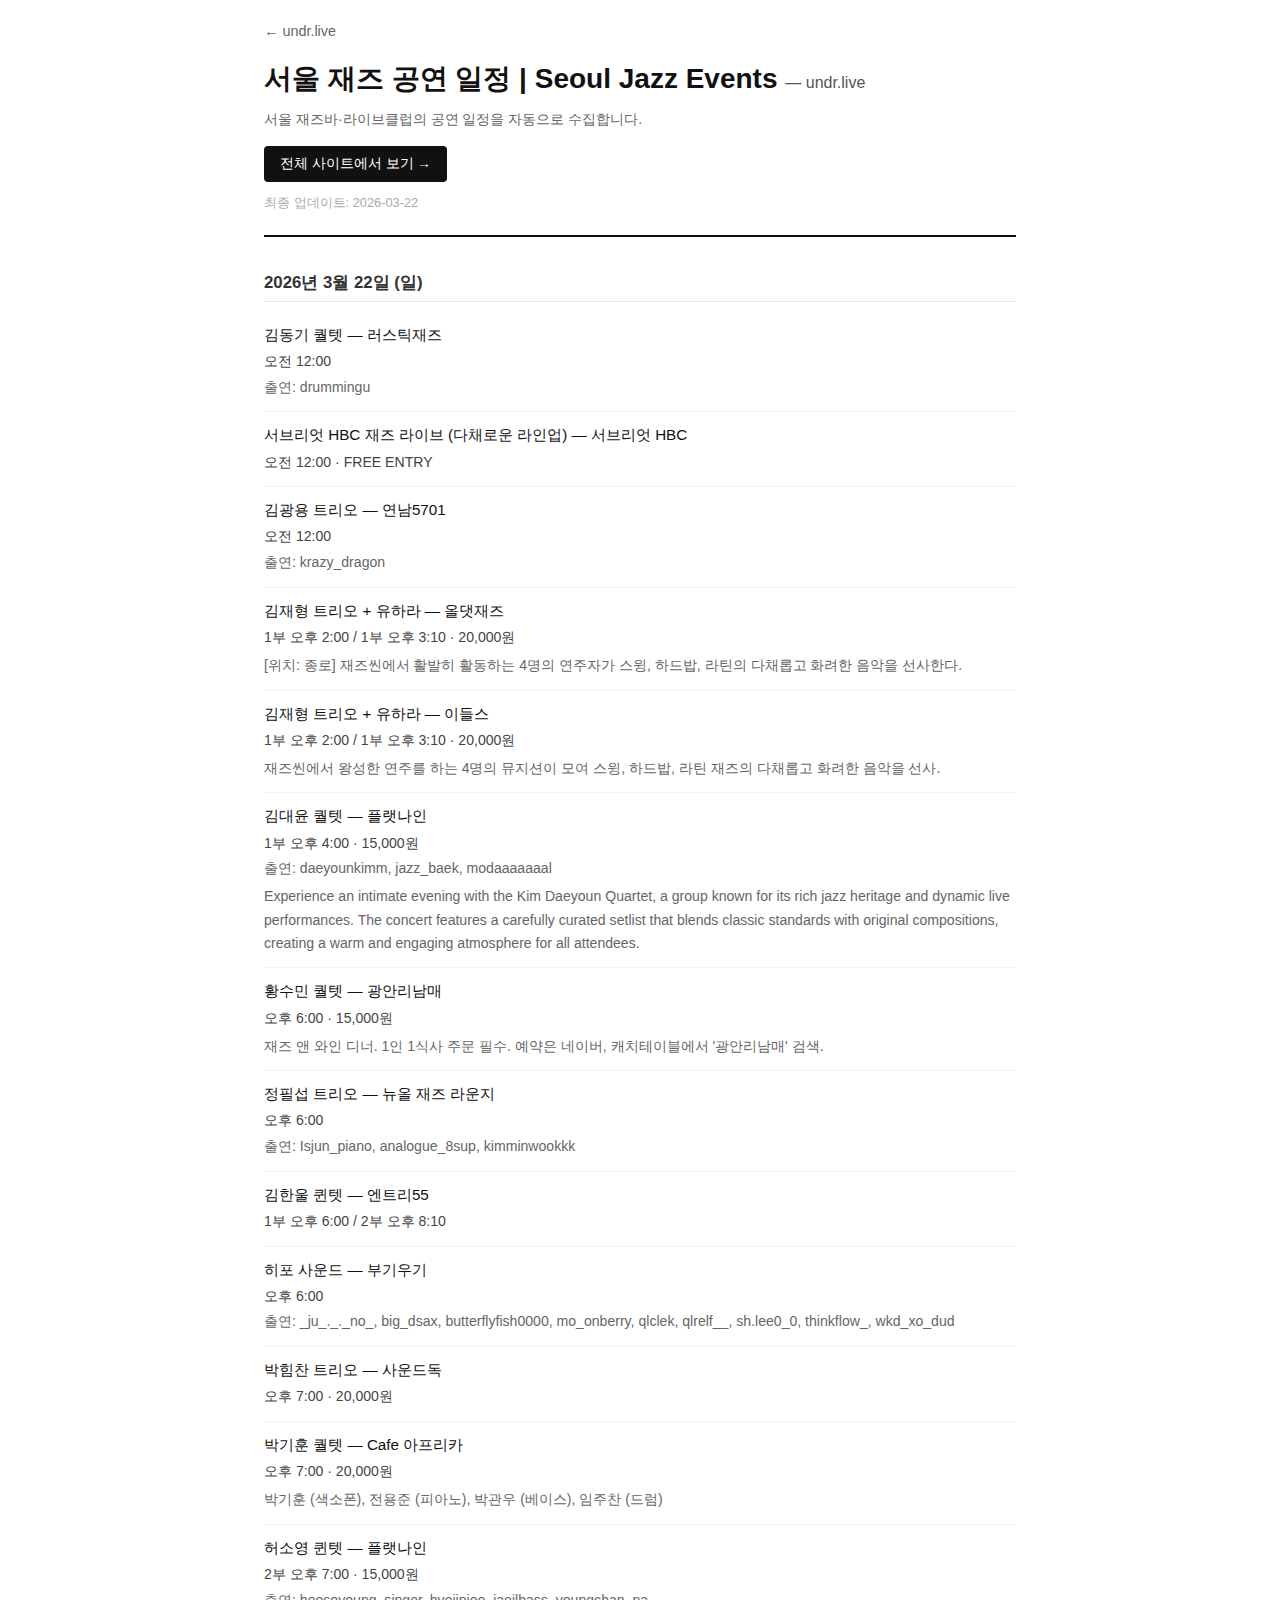
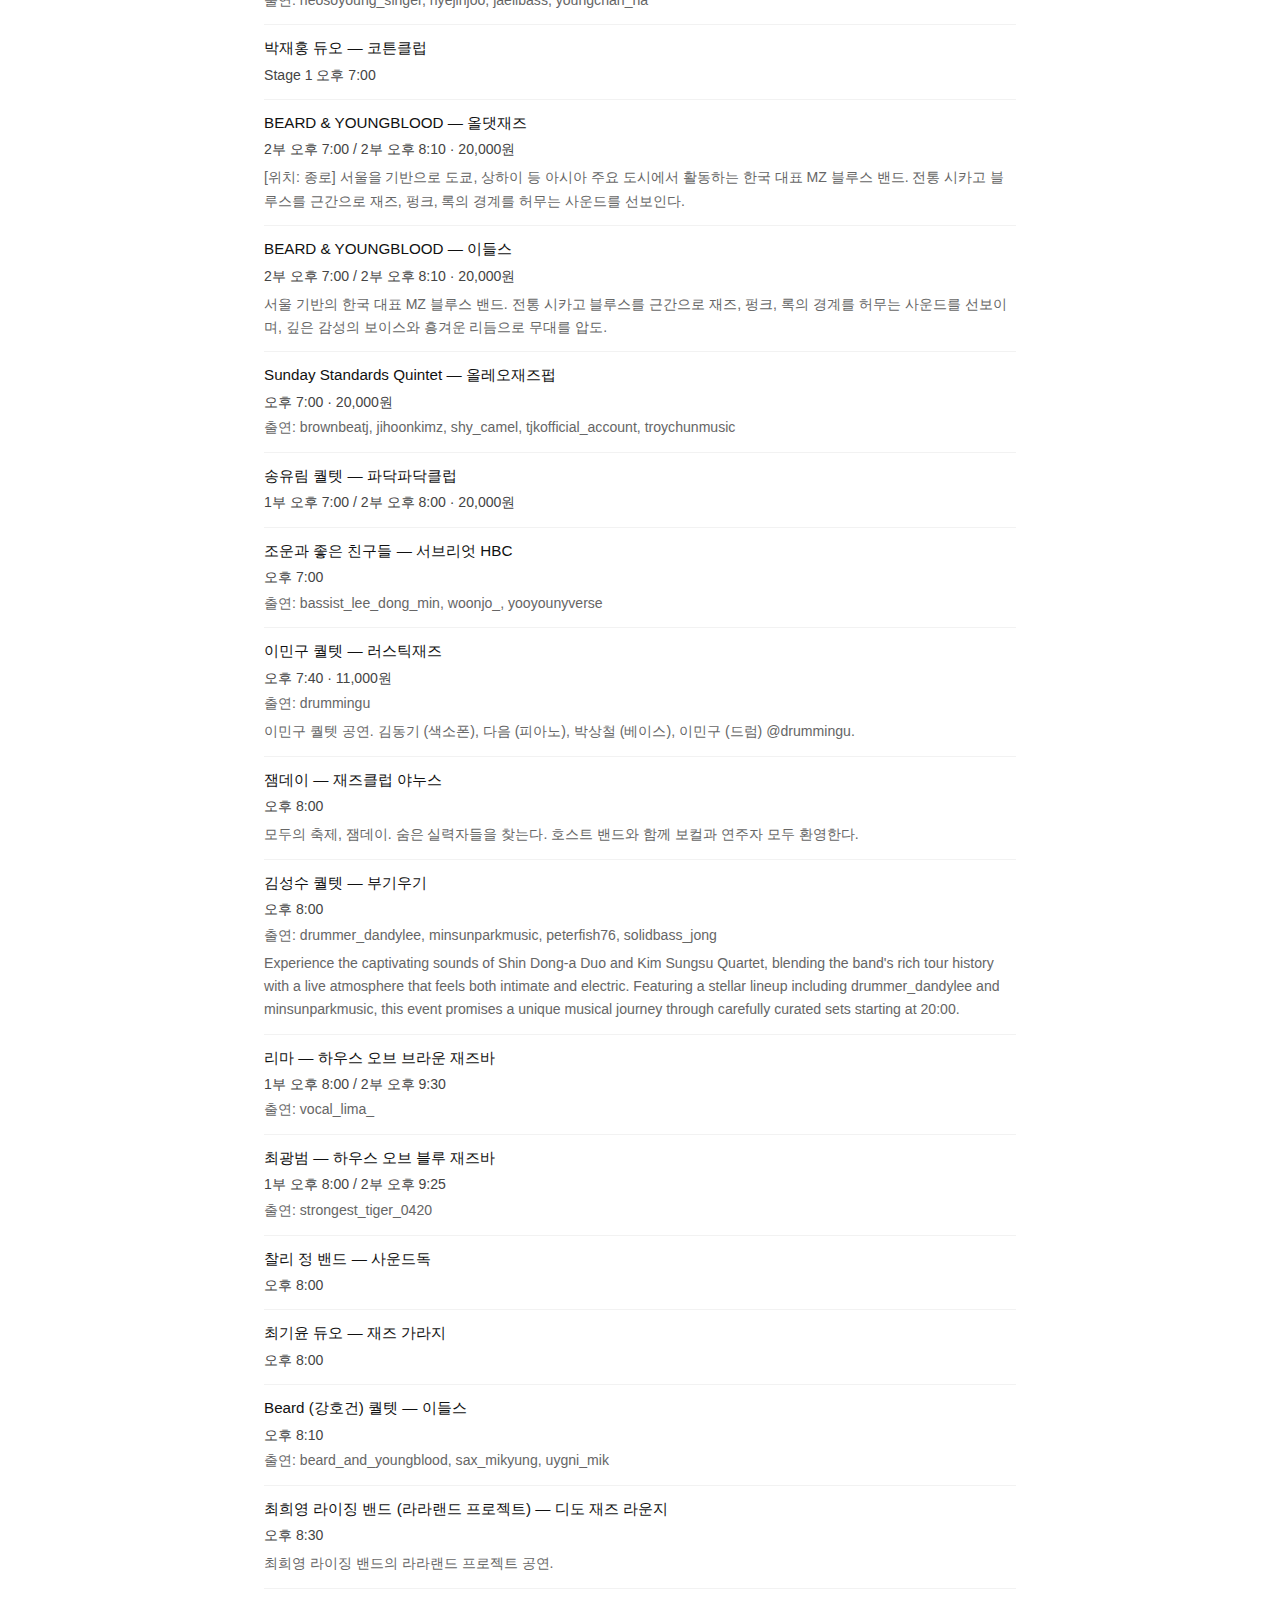
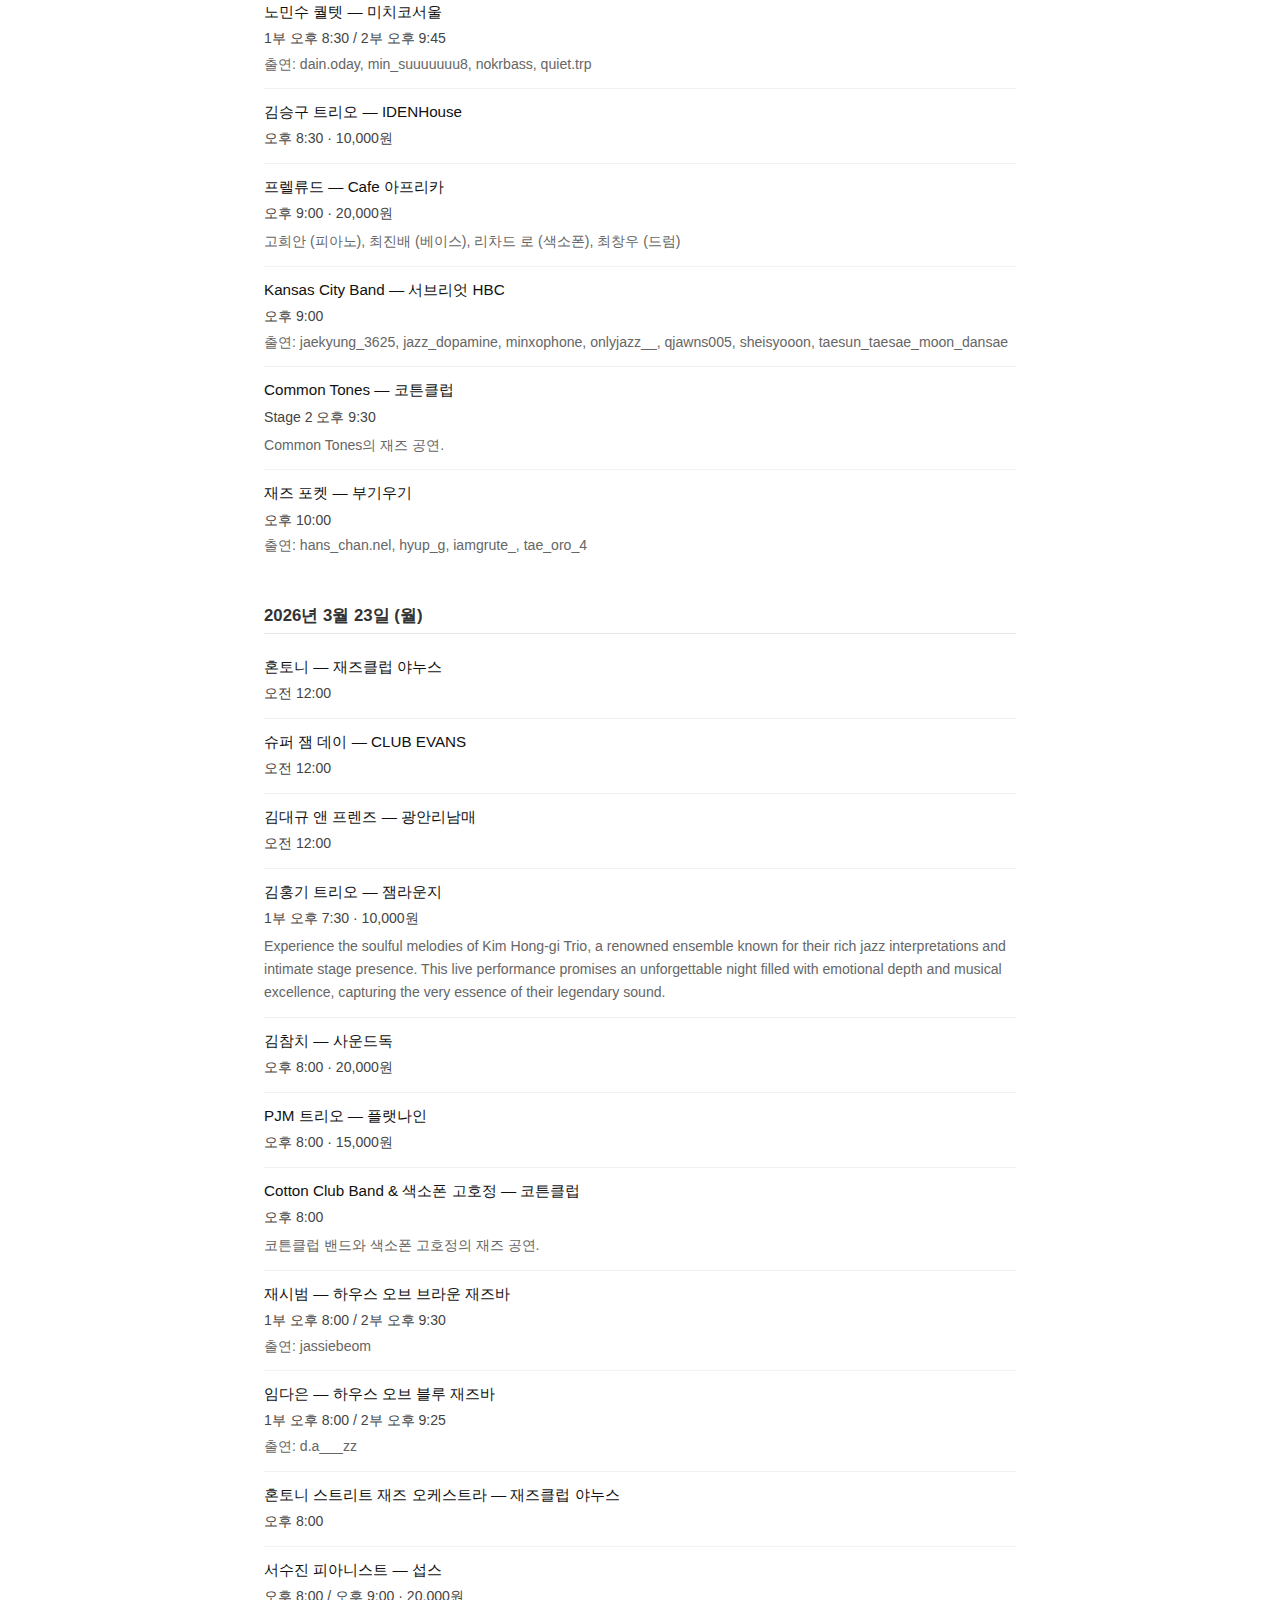
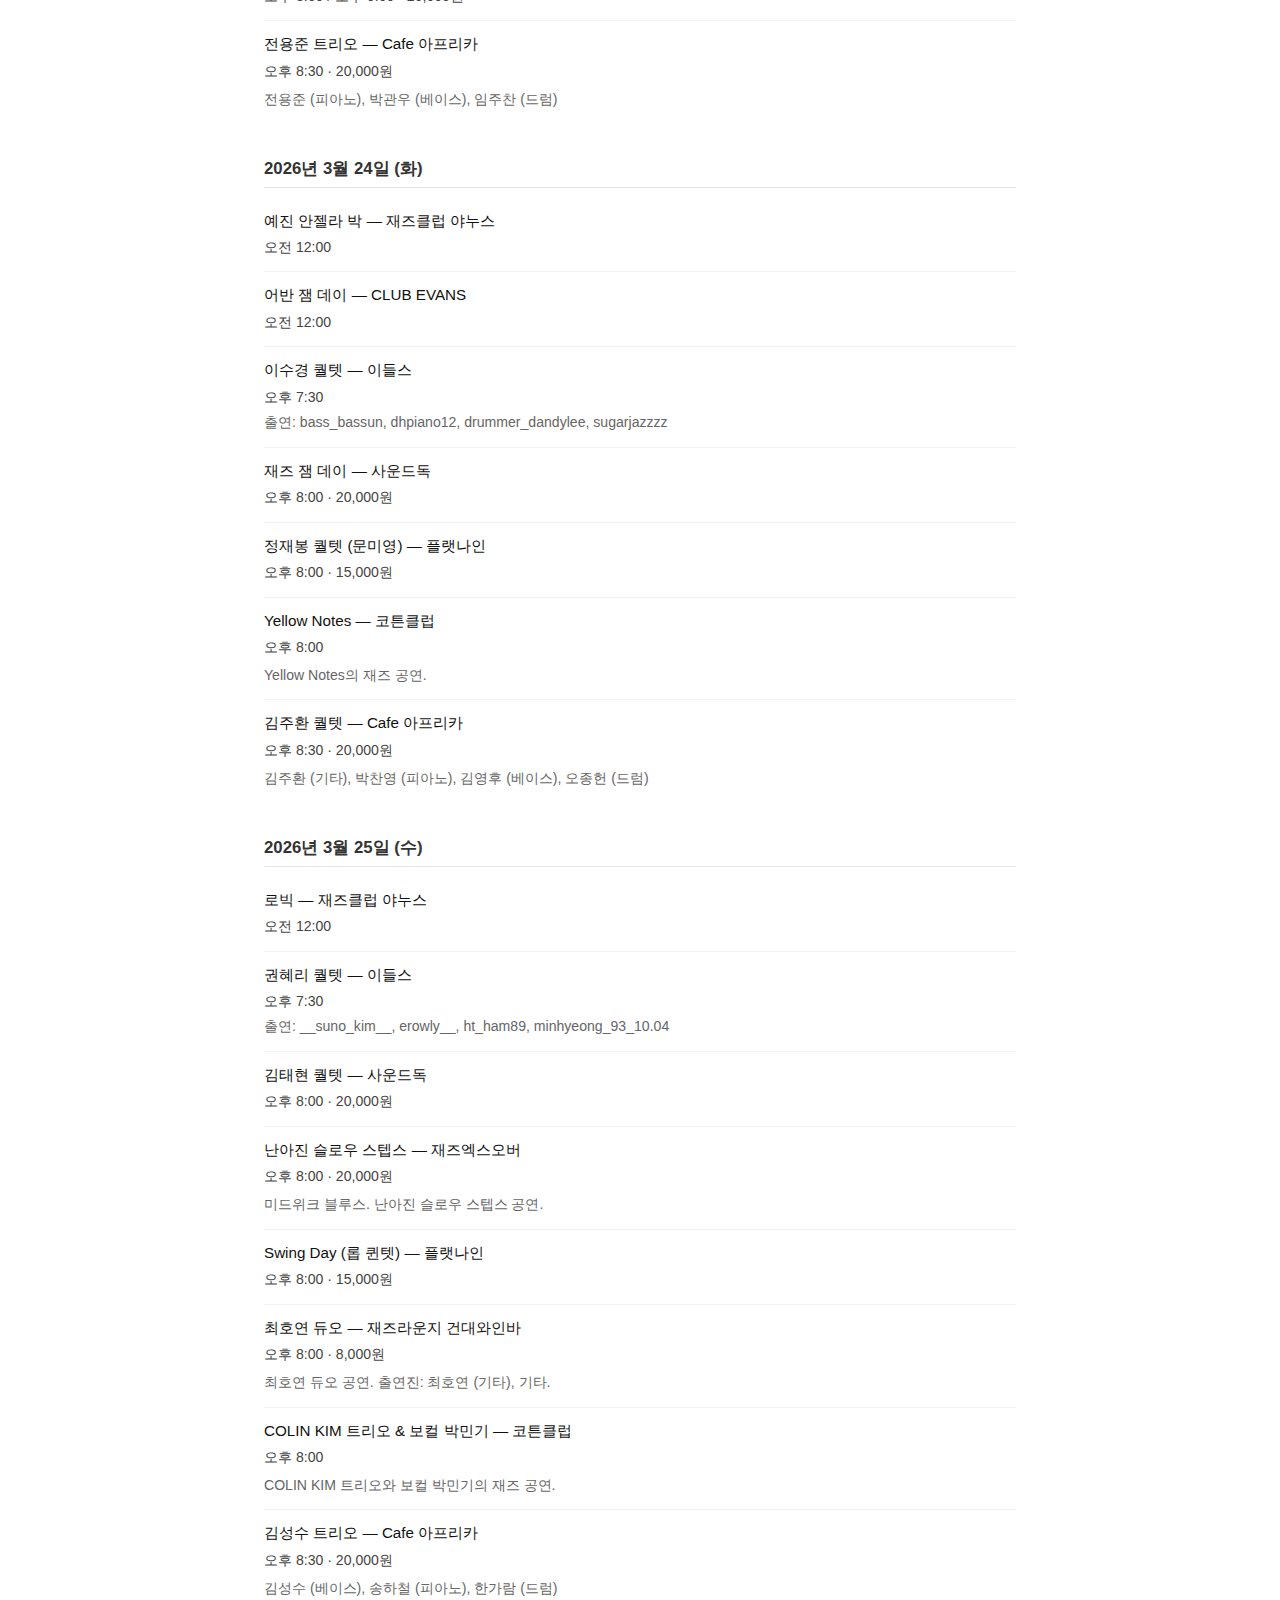
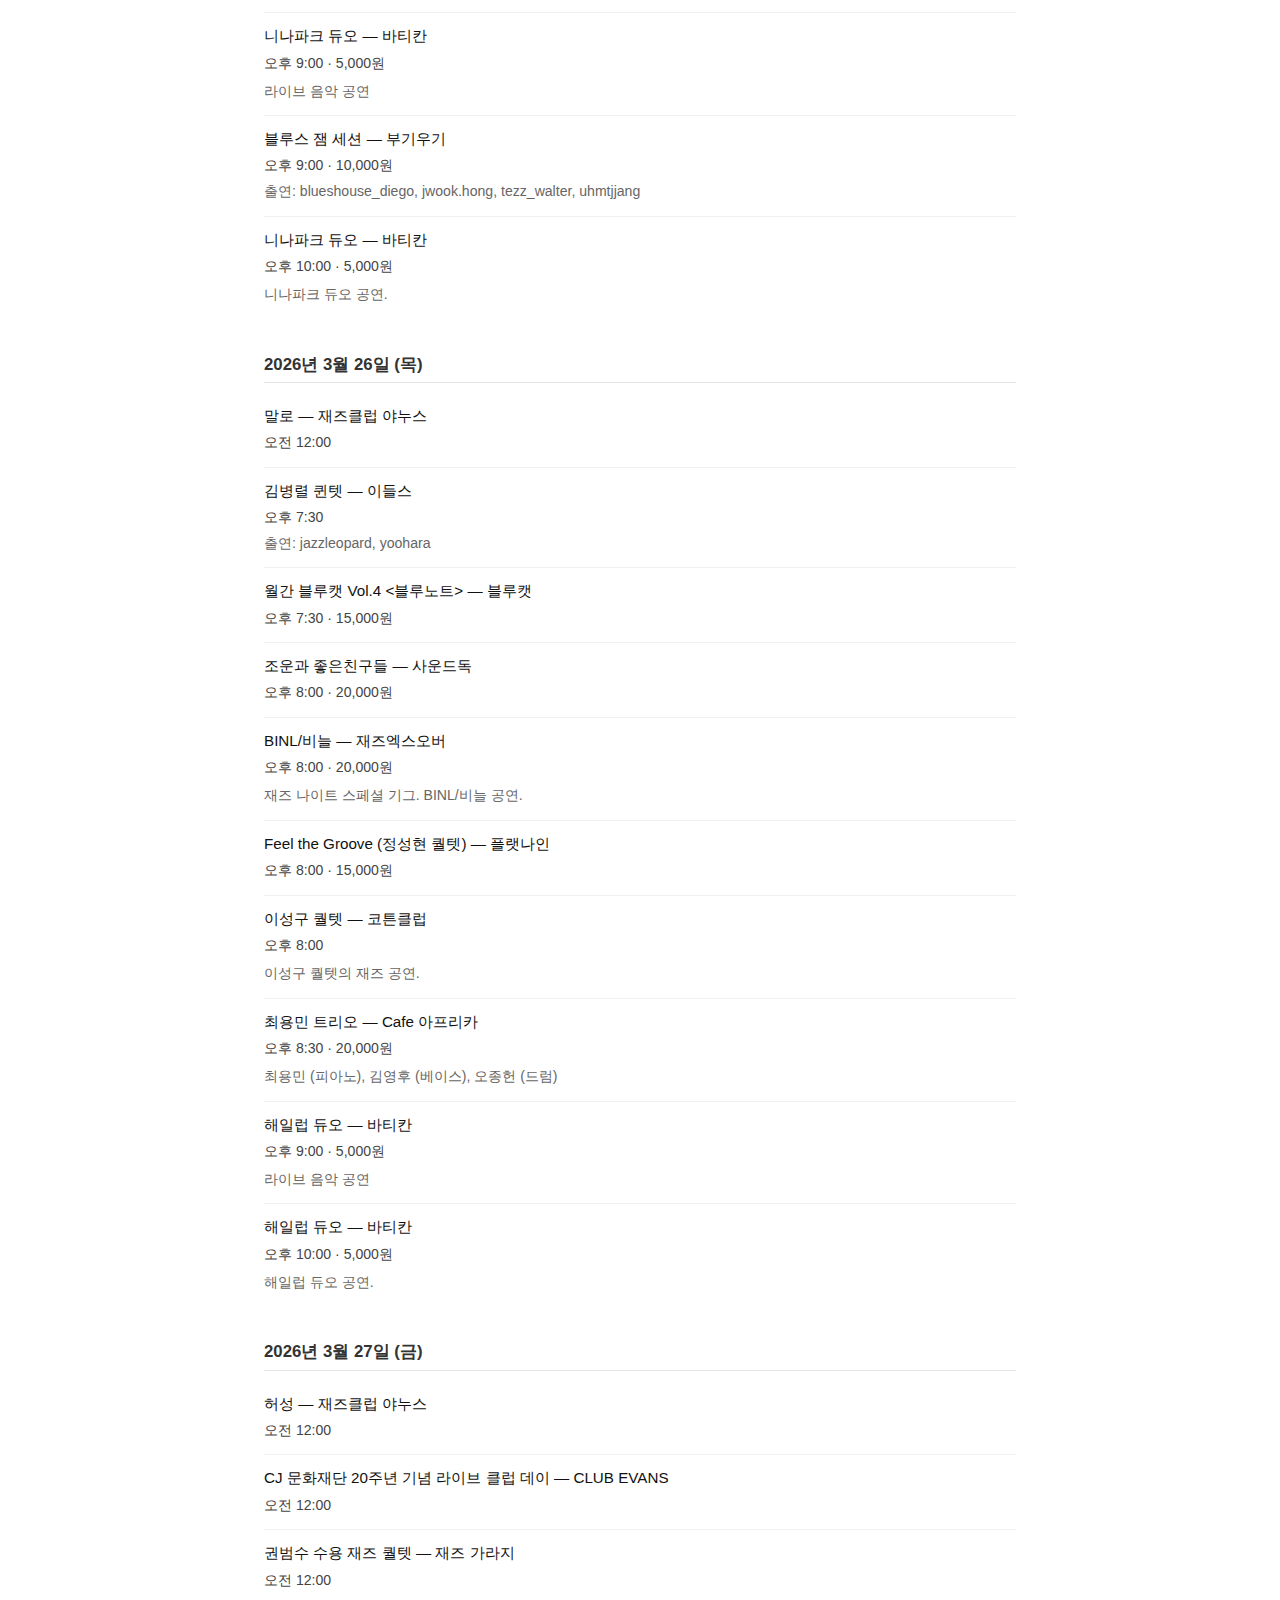
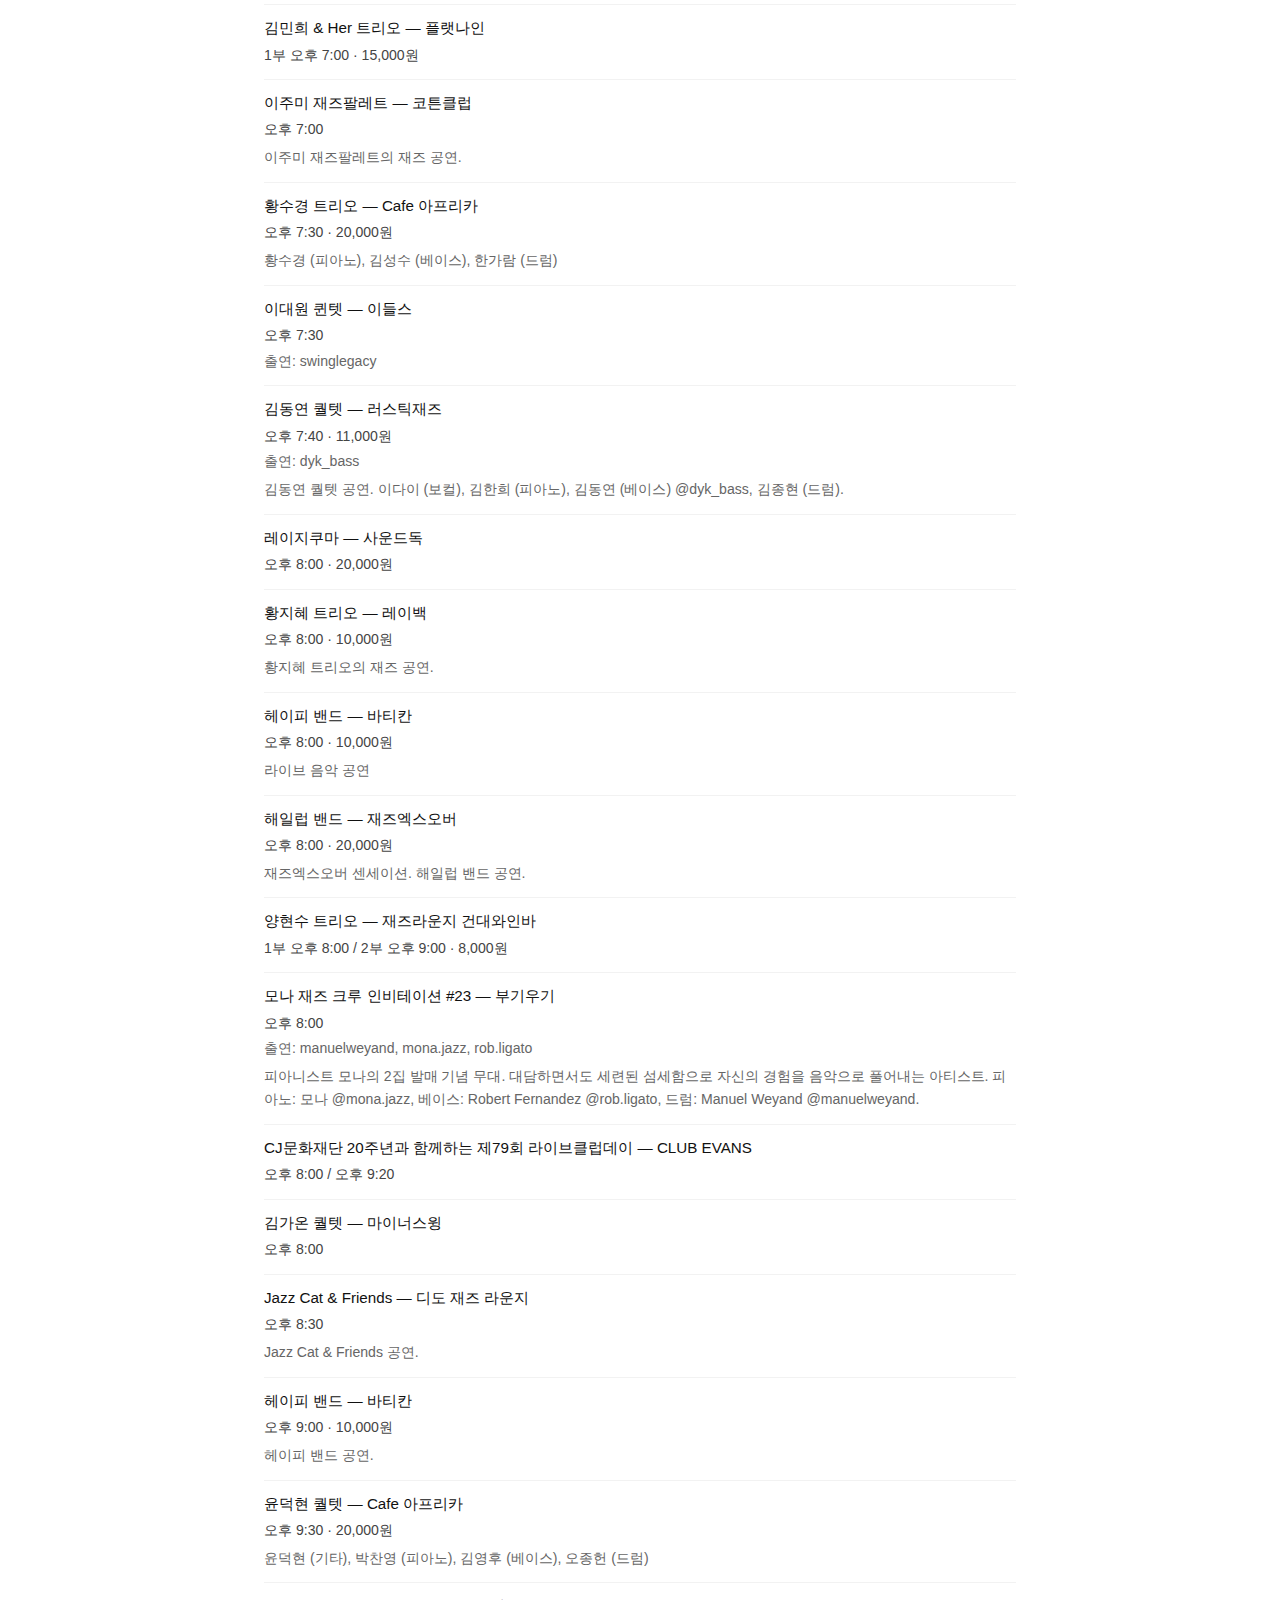
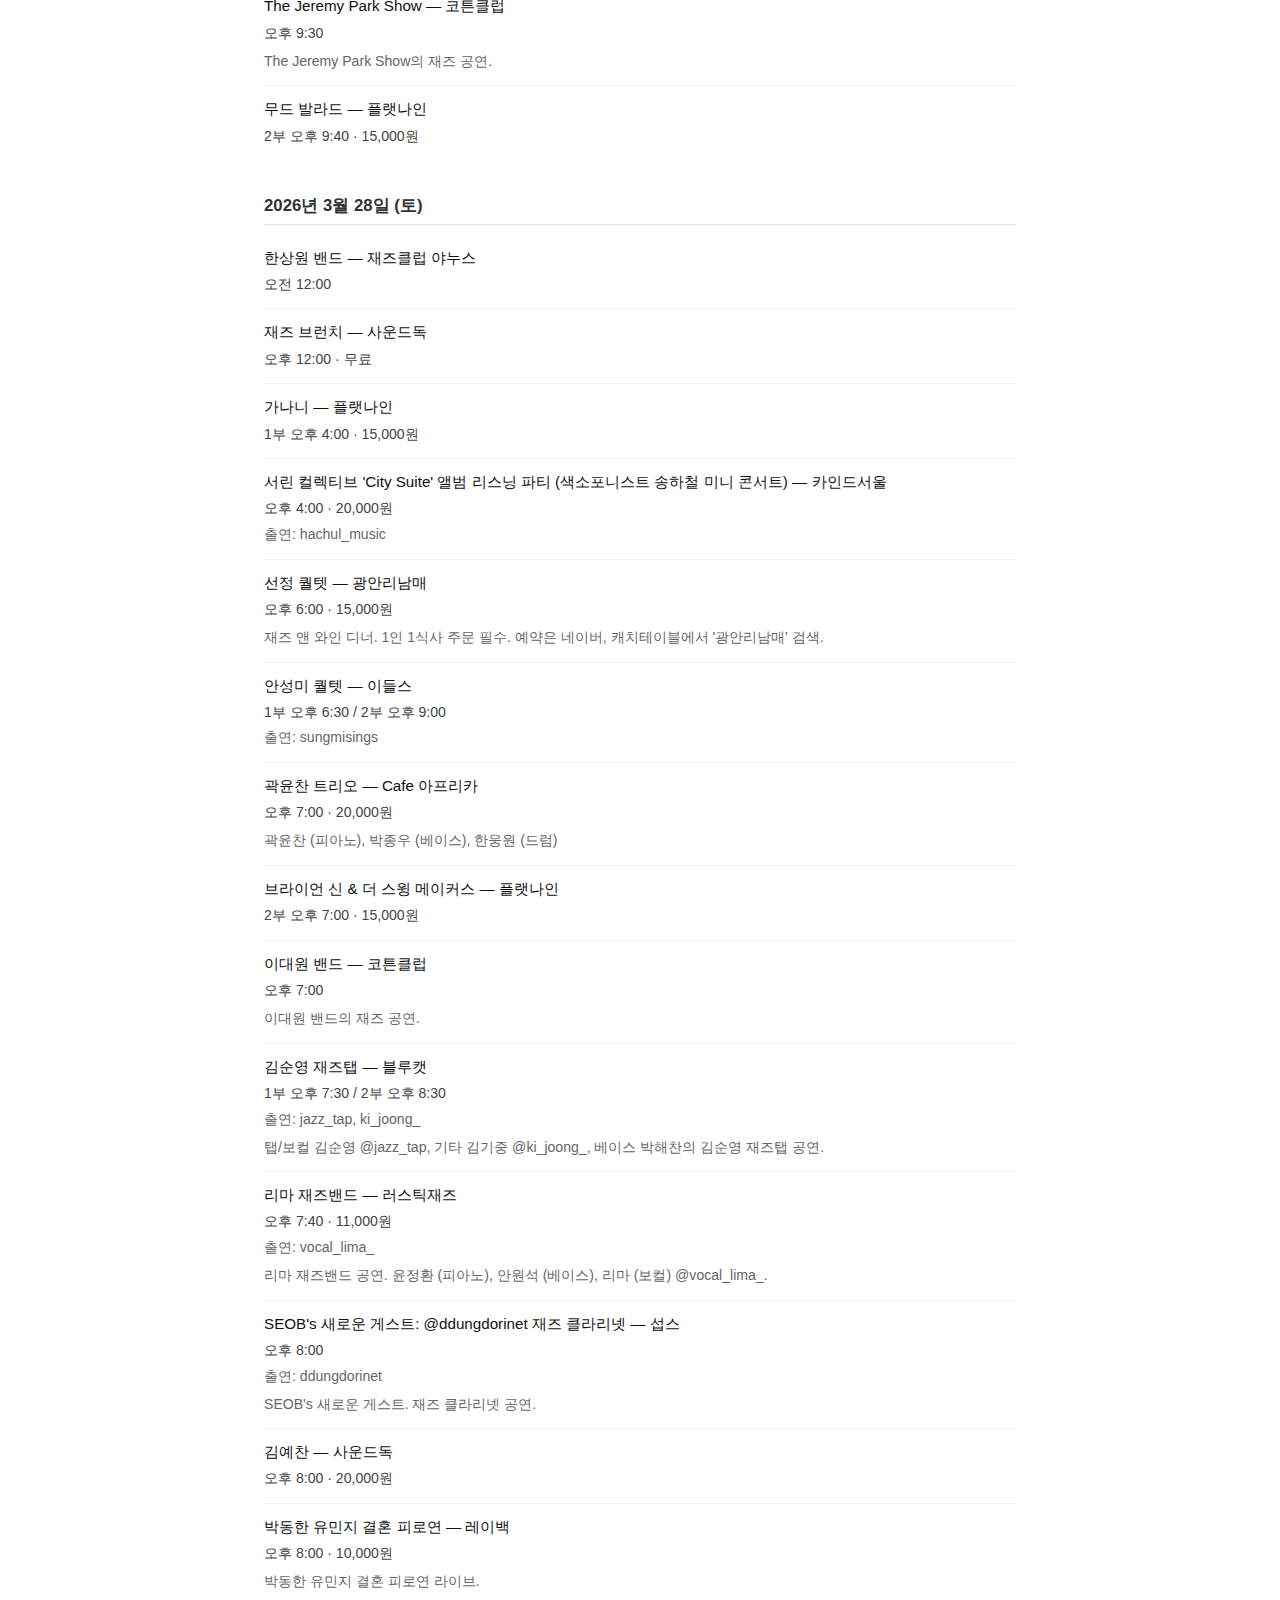
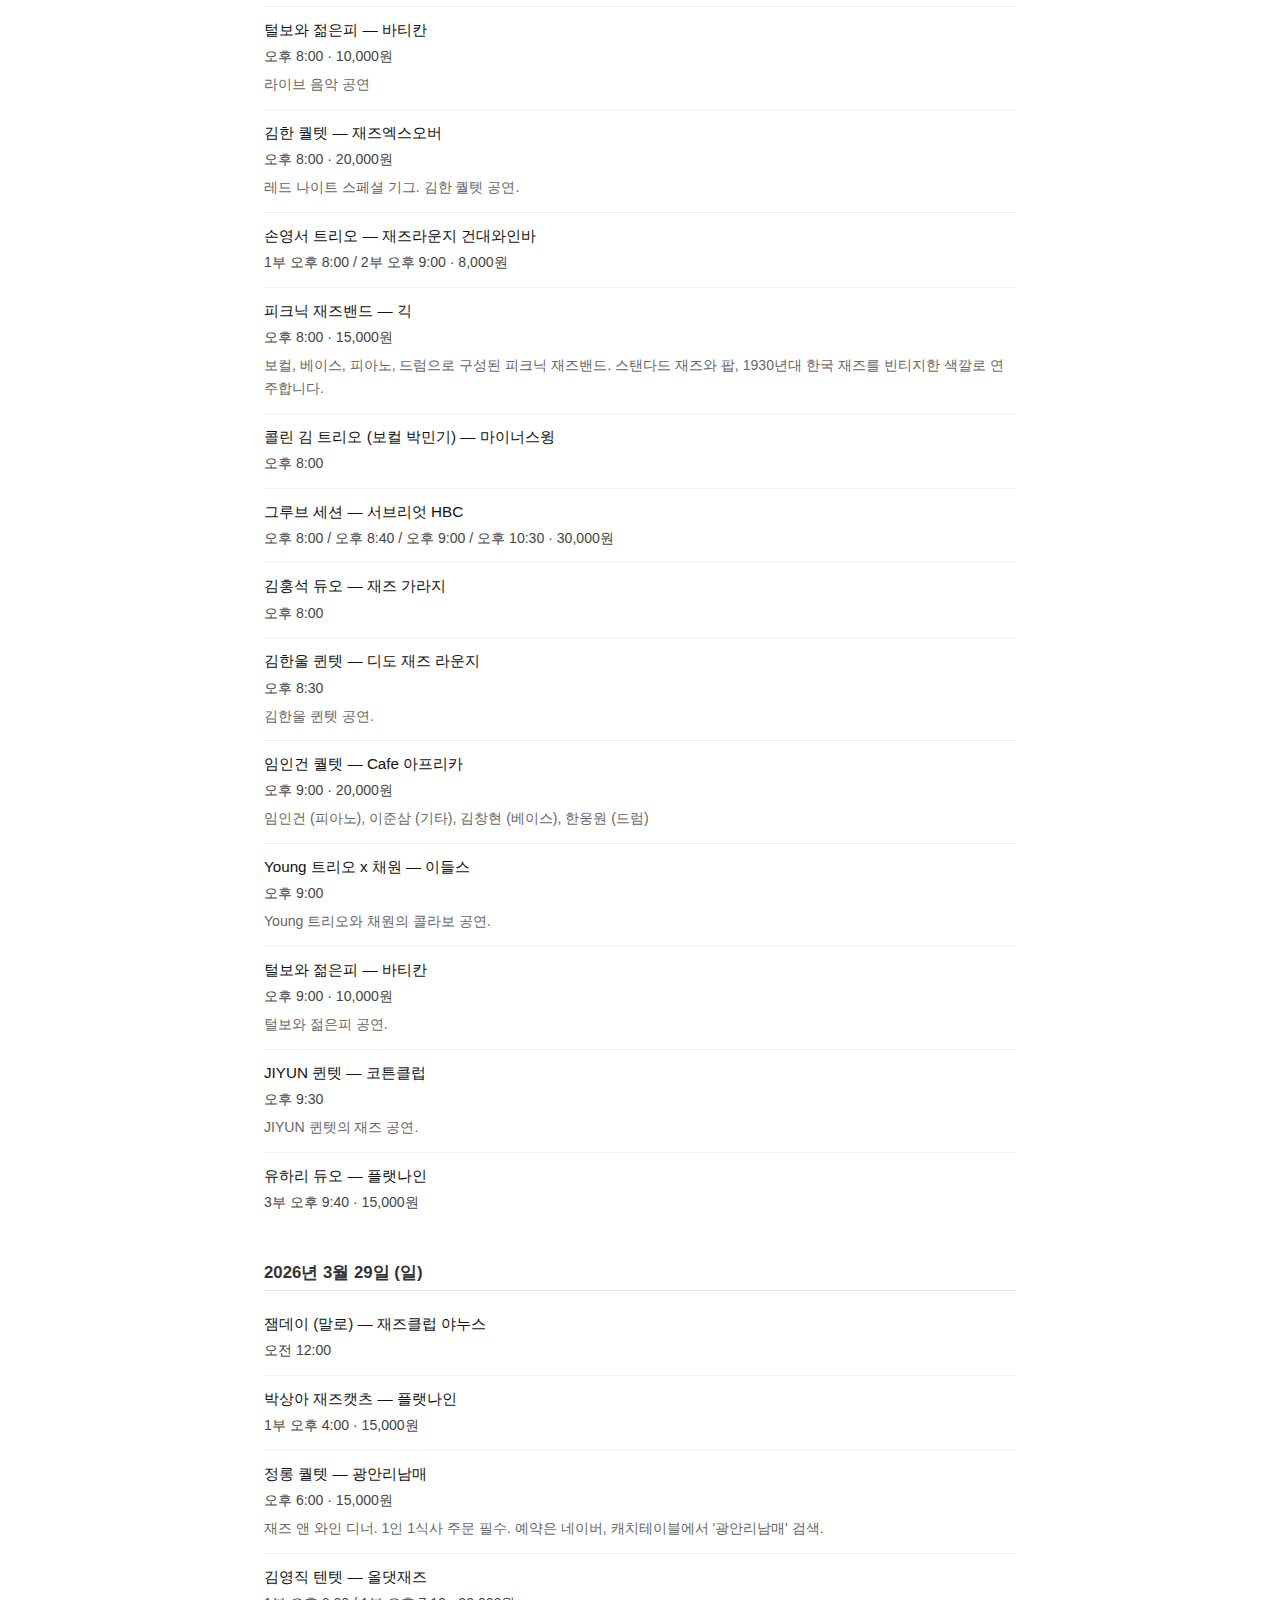
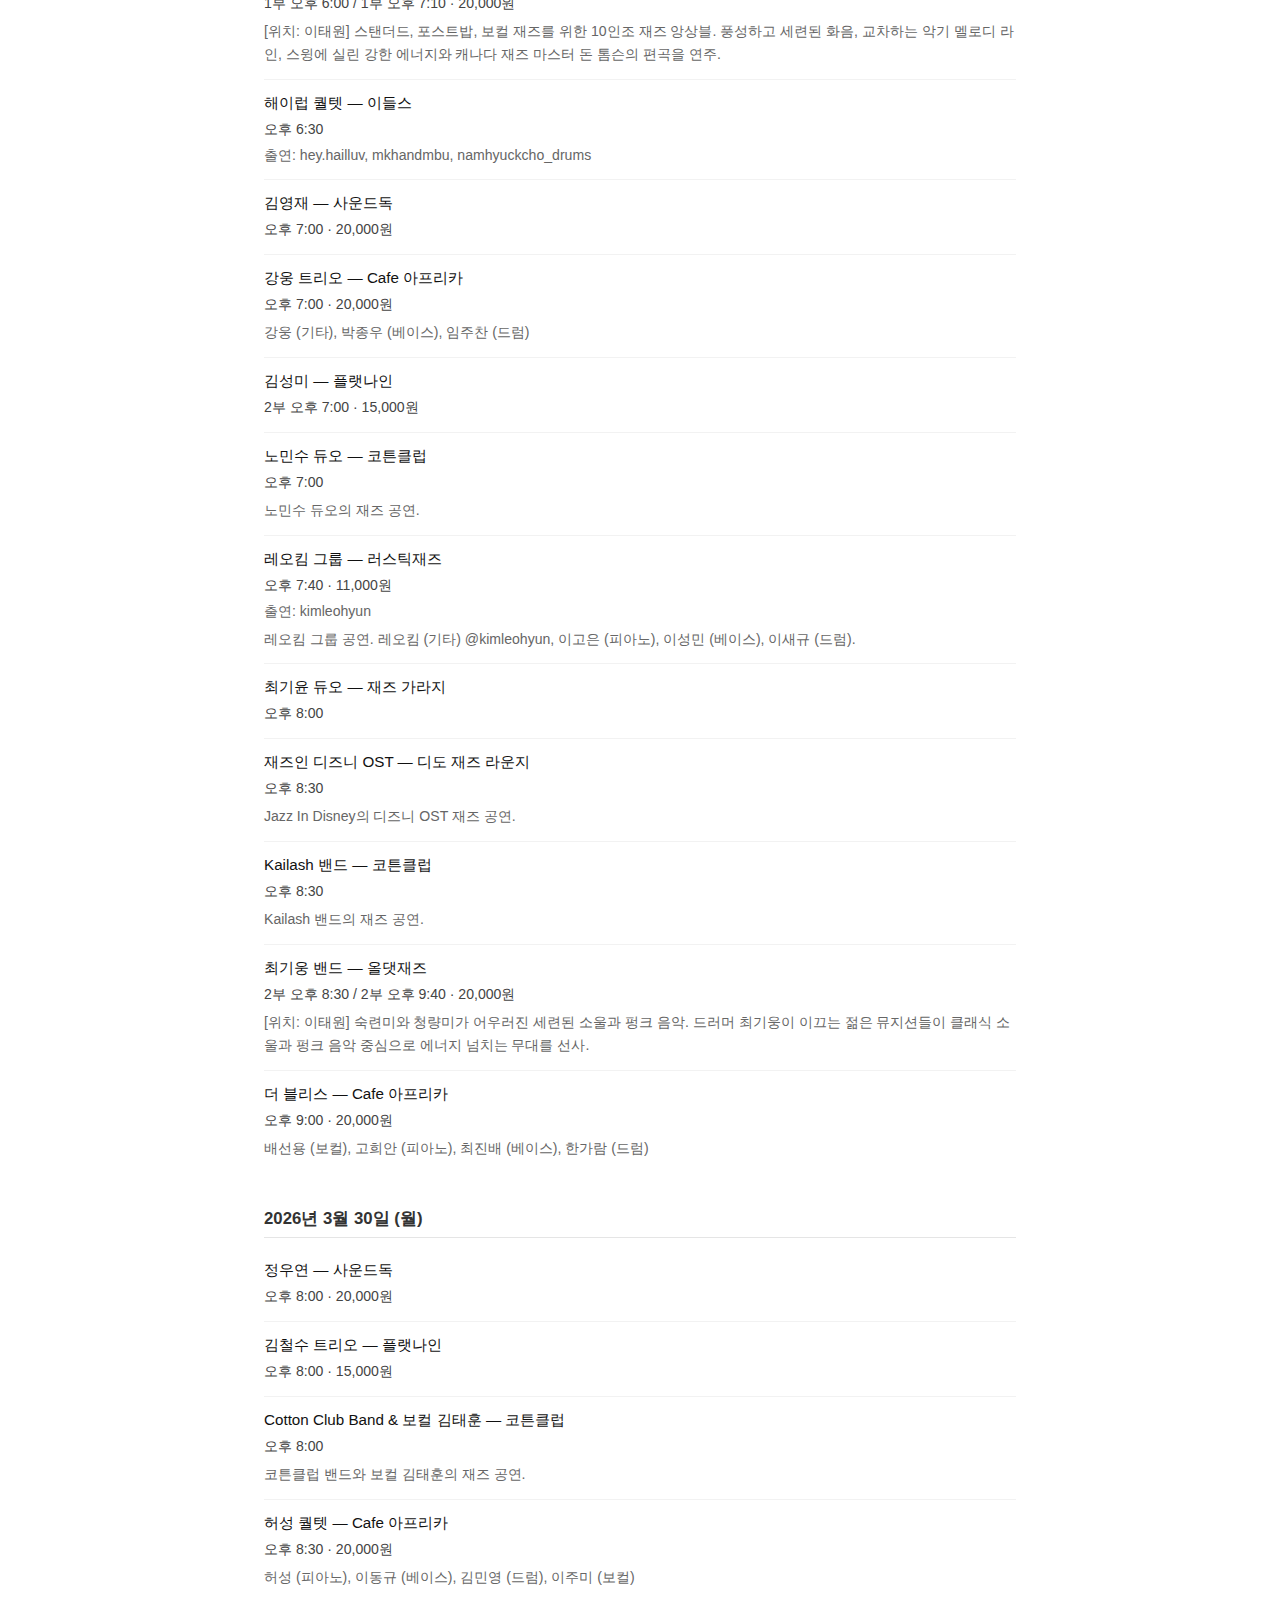
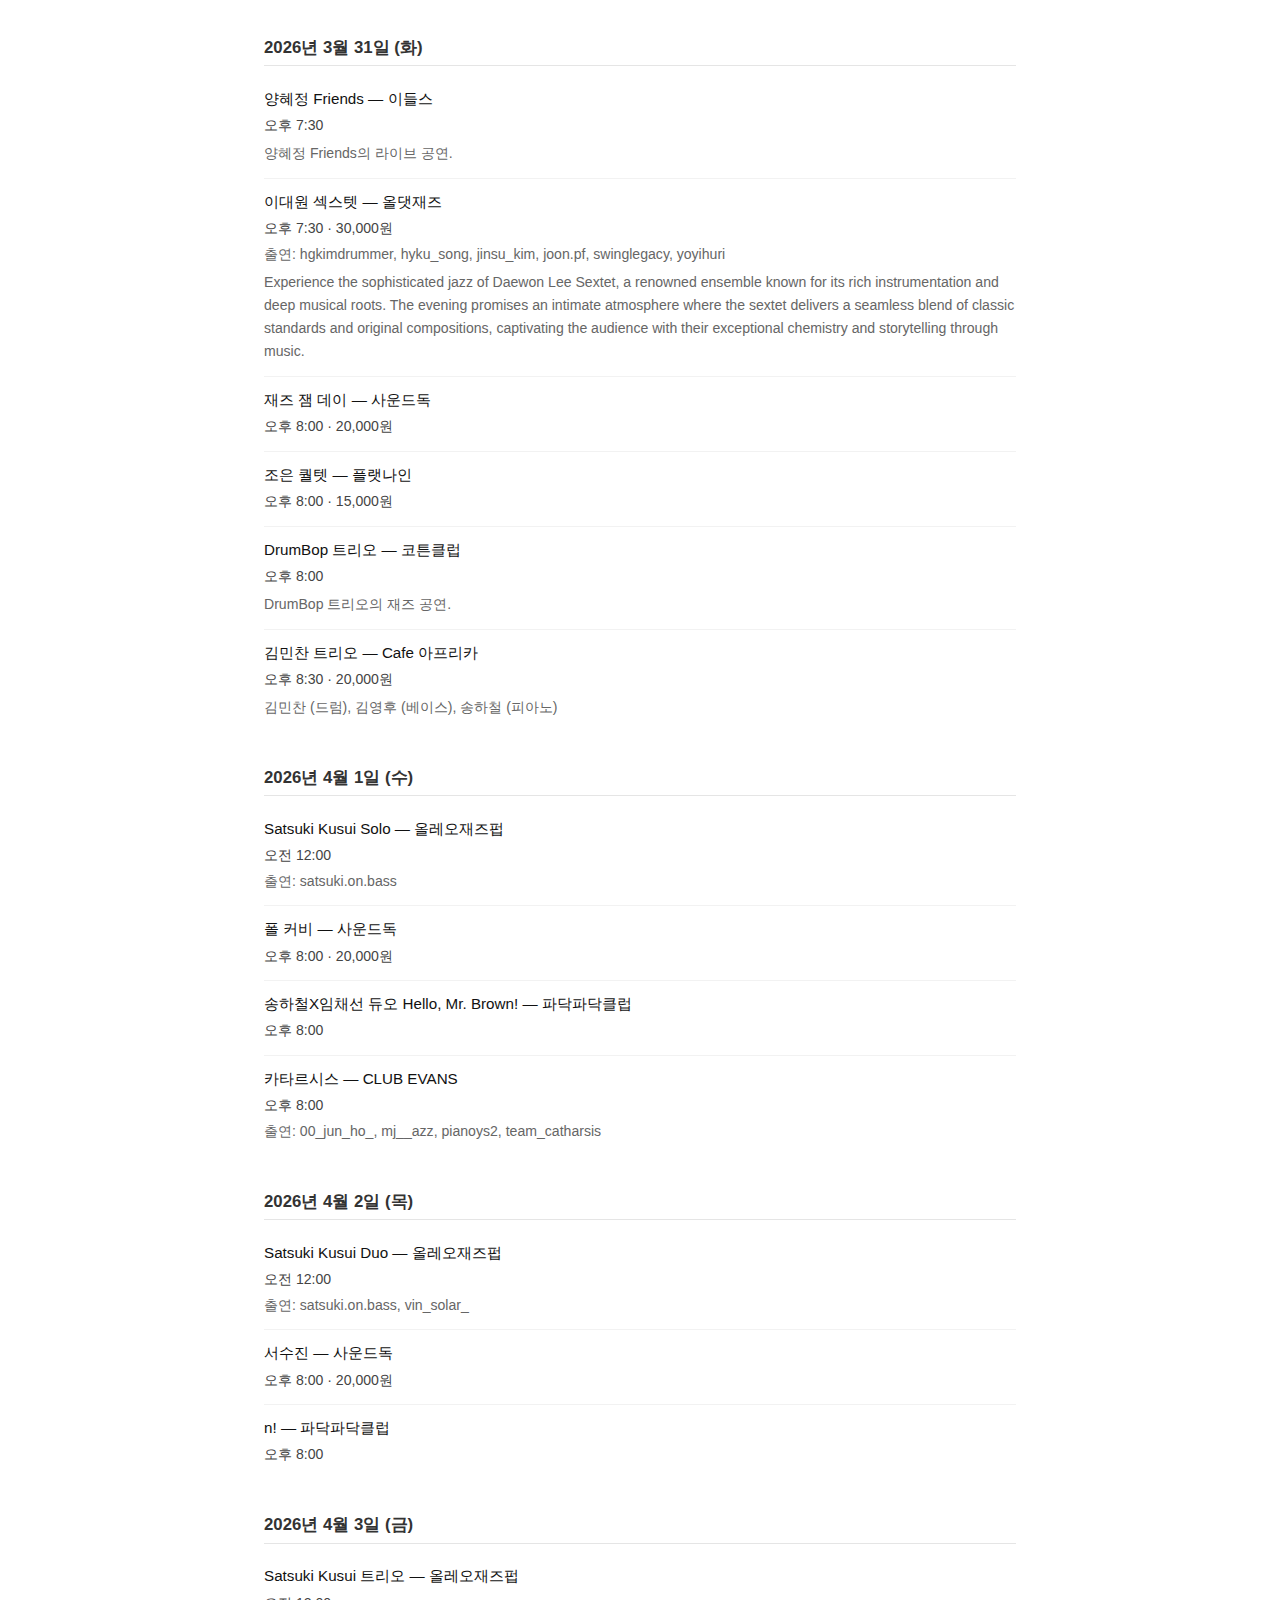
<file: events.html>
<!DOCTYPE html>
<html lang="ko">
<head>
  <meta charset="UTF-8">
  <meta name="viewport" content="width=device-width, initial-scale=1.0">
  <title>서울 재즈 공연 일정 | Seoul Jazz Events</title>
  <meta name="description" content="서울 재즈 공연 일정을 실시간으로 확인하세요. 재즈바·라이브클럽의 인스타그램을 자동 수집해 한눈에 보여드립니다.">
  <link rel="canonical" href="https://undr.live/events.html">
  <meta name="robots" content="index, follow">
  <style>
  *, *::before, *::after { box-sizing: border-box; }
  body {
    font-family: -apple-system, 'Apple SD Gothic Neo', 'Malgun Gothic', sans-serif;
    max-width: 800px; margin: 0 auto; padding: 20px 24px;
    color: #111; line-height: 1.65; background: #fff;
  }
  header { margin-bottom: 2rem; padding-bottom: 1.25rem; border-bottom: 2px solid #111; }
  header p.back { font-size: 0.9rem; margin: 0 0 0.75rem; }
  h1 { font-size: 1.75rem; margin: 0 0 0.4rem; font-weight: 700; }
  h1 small { font-size: 1rem; font-weight: 400; color: #555; }
  h2 { font-size: 1.05rem; font-weight: 600; margin: 2rem 0 0.6rem;
       padding-bottom: 4px; border-bottom: 1px solid #e5e5e5; color: #333; }
  h3 { font-size: 0.95rem; margin: 0 0 0.2rem; font-weight: 500; }
  p { margin: 0.15rem 0; font-size: 0.88rem; color: #666; }
  p.meta { color: #444; }
  p.desc { margin-top: 0.3rem; }
  a { color: inherit; text-decoration: none; }
  a:hover { text-decoration: underline; }
  .event { padding: 10px 0; border-bottom: 1px solid #f2f2f2; }
  .event:last-child { border-bottom: none; }
  .cta {
    display: inline-block; margin-top: 0.75rem;
    padding: 7px 16px; background: #111; color: #fff !important;
    border-radius: 4px; font-size: 0.85rem; font-weight: 500;
    text-decoration: none !important;
  }
  .cta:hover { background: #333; }
  footer { margin-top: 3rem; padding-top: 1rem; border-top: 1px solid #e5e5e5;
           font-size: 0.82rem; color: #999; }
</style>
</head>
<body>
  <header>
    <p class="back"><a href="https://undr.live">← undr.live</a></p>
    <h1>서울 재즈 공연 일정 | Seoul Jazz Events <small>— undr.live</small></h1>
    <p>서울 재즈바·라이브클럽의 공연 일정을 자동으로 수집합니다.</p>
    <a class="cta" href="https://undr.live/seoul/jazz/ko">전체 사이트에서 보기 →</a>
    <p style="margin-top:0.6rem;font-size:0.8rem;color:#aaa">최종 업데이트: 2026-03-22</p>
  </header>
  <main>
    <section>
<h2>2026년 3월 22일 (일)</h2>
<article class="event">
  <h3><a href="https://www.instagram.com/p/DV8HHmIkcHr/" rel="noopener">김동기 퀄텟</a> — <a href="https://instagram.com/rustic_jazz" rel="noopener">러스틱재즈</a></h3>
  <p class="meta">오전 12:00</p>
  <p>출연: drummingu</p>
</article>
<article class="event">
  <h3><a href="https://www.instagram.com/p/DWAZq8JE-k3/" rel="noopener">서브리엇 HBC 재즈 라이브 (다채로운 라인업)</a> — <a href="https://instagram.com/subriot_hbc" rel="noopener">서브리엇 HBC</a></h3>
  <p class="meta">오전 12:00 · FREE ENTRY</p>
</article>
<article class="event">
  <h3><a href="https://www.instagram.com/p/DWI60F-gXyM/" rel="noopener">김광용 트리오</a> — <a href="https://instagram.com/yeonnam5701" rel="noopener">연남5701</a></h3>
  <p class="meta">오전 12:00</p>
  <p>출연: krazy_dragon</p>
</article>
<article class="event">
  <h3><a href="https://www.instagram.com/p/DVsKzuAkQyA/" rel="noopener">김재형 트리오 + 유하라</a> — <a href="https://instagram.com/allthatjazz_itaewon" rel="noopener">올댓재즈</a></h3>
  <p class="meta">1부 오후 2:00 / 1부 오후 3:10 · 20,000원</p>
  <p class="desc">[위치: 종로] 재즈씬에서 활발히 활동하는 4명의 연주자가 스윙, 하드밥, 라틴의 다채롭고 화려한 음악을 선사한다.</p>
</article>
<article class="event">
  <h3><a href="https://www.instagram.com/p/DVsKzuAkQyA/" rel="noopener">김재형 트리오 + 유하라</a> — <a href="https://instagram.com/edls_official" rel="noopener">이들스</a></h3>
  <p class="meta">1부 오후 2:00 / 1부 오후 3:10 · 20,000원</p>
  <p class="desc">재즈씬에서 왕성한 연주를 하는 4명의 뮤지션이 모여 스윙, 하드밥, 라틴 재즈의 다채롭고 화려한 음악을 선사.</p>
</article>
<article class="event">
  <h3><a href="https://www.instagram.com/p/DWEE6kXGHPT/" rel="noopener">김대윤 퀄텟</a> — <a href="https://instagram.com/flatnine_jazzbar" rel="noopener">플랫나인</a></h3>
  <p class="meta">1부 오후 4:00 · 15,000원</p>
  <p>출연: daeyounkimm, jazz_baek, modaaaaaaal</p>
  <p class="desc">Experience an intimate evening with the Kim Daeyoun Quartet, a group known for its rich jazz heritage and dynamic live performances. The concert features a carefully curated setlist that blends classic standards with original compositions, creating a warm and engaging atmosphere for all attendees.</p>
</article>
<article class="event">
  <h3><a href="https://www.instagram.com/p/DVDOlobkTHg/" rel="noopener">황수민 퀄텟</a> — <a href="https://instagram.com/gwangalli_namme" rel="noopener">광안리남매</a></h3>
  <p class="meta">오후 6:00 · 15,000원</p>
  <p class="desc">재즈 앤 와인 디너. 1인 1식사 주문 필수. 예약은 네이버, 캐치테이블에서 '광안리남매' 검색.</p>
</article>
<article class="event">
  <h3><a href="https://www.instagram.com/p/DV5SQj4E720/" rel="noopener">정필섭 트리오</a> — <a href="https://instagram.com/newall_jazz" rel="noopener">뉴올 재즈 라운지</a></h3>
  <p class="meta">오후 6:00</p>
  <p>출연: Isjun_piano, analogue_8sup, kimminwookkk</p>
</article>
<article class="event">
  <h3><a href="https://www.instagram.com/p/DV7FejxE8KV/" rel="noopener">김한울 퀸텟</a> — <a href="https://instagram.com/entry55_official" rel="noopener">엔트리55</a></h3>
  <p class="meta">1부 오후 6:00 / 2부 오후 8:10</p>
</article>
<article class="event">
  <h3><a href="https://www.instagram.com/p/DWJiQCDEzMq/" rel="noopener">히포 사운드</a> — <a href="https://instagram.com/boogiewoogieseoul" rel="noopener">부기우기</a></h3>
  <p class="meta">오후 6:00</p>
  <p>출연: _ju_._._no_, big_dsax, butterflyfish0000, mo_onberry, qlclek, qlrelf__, sh.lee0_0, thinkflow_, wkd_xo_dud</p>
</article>
<article class="event">
  <h3><a href="https://www.instagram.com/p/DV4j_IOkrNe/" rel="noopener">박힘찬 트리오</a> — <a href="https://instagram.com/sounddog_jazz" rel="noopener">사운드독</a></h3>
  <p class="meta">오후 7:00 · 20,000원</p>
</article>
<article class="event">
  <h3><a href="https://www.instagram.com/p/DVNtIwFD3WP/" rel="noopener">박기훈 퀄텟</a> — <a href="https://instagram.com/africa_since1988" rel="noopener">Cafe 아프리카</a></h3>
  <p class="meta">오후 7:00 · 20,000원</p>
  <p class="desc">박기훈 (색소폰), 전용준 (피아노), 박관우 (베이스), 임주찬 (드럼)</p>
</article>
<article class="event">
  <h3><a href="https://www.instagram.com/p/DWEE6kXGHPT/" rel="noopener">허소영 퀸텟</a> — <a href="https://instagram.com/flatnine_jazzbar" rel="noopener">플랫나인</a></h3>
  <p class="meta">2부 오후 7:00 · 15,000원</p>
  <p>출연: heosoyoung_singer, hyejinjoo, jaeilbass, youngchan_na</p>
</article>
<article class="event">
  <h3><a href="https://www.instagram.com/p/DV54ahkjkiP/" rel="noopener">박재홍 듀오</a> — <a href="https://instagram.com/cottonclub_seoul" rel="noopener">코튼클럽</a></h3>
  <p class="meta">Stage 1 오후 7:00</p>
</article>
<article class="event">
  <h3><a href="https://www.instagram.com/p/DVsKzuAkQyA/" rel="noopener">BEARD & YOUNGBLOOD</a> — <a href="https://instagram.com/allthatjazz_itaewon" rel="noopener">올댓재즈</a></h3>
  <p class="meta">2부 오후 7:00 / 2부 오후 8:10 · 20,000원</p>
  <p class="desc">[위치: 종로] 서울을 기반으로 도쿄, 상하이 등 아시아 주요 도시에서 활동하는 한국 대표 MZ 블루스 밴드. 전통 시카고 블루스를 근간으로 재즈, 펑크, 록의 경계를 허무는 사운드를 선보인다.</p>
</article>
<article class="event">
  <h3><a href="https://www.instagram.com/p/DVsKzuAkQyA/" rel="noopener">BEARD & YOUNGBLOOD</a> — <a href="https://instagram.com/edls_official" rel="noopener">이들스</a></h3>
  <p class="meta">2부 오후 7:00 / 2부 오후 8:10 · 20,000원</p>
  <p class="desc">서울 기반의 한국 대표 MZ 블루스 밴드. 전통 시카고 블루스를 근간으로 재즈, 펑크, 록의 경계를 허무는 사운드를 선보이며, 깊은 감성의 보이스와 흥겨운 리듬으로 무대를 압도.</p>
</article>
<article class="event">
  <h3><a href="https://www.instagram.com/p/DV8RYtNES9f/" rel="noopener">Sunday Standards Quintet</a> — <a href="https://instagram.com/oleojazzpub" rel="noopener">올레오재즈펍</a></h3>
  <p class="meta">오후 7:00 · 20,000원</p>
  <p>출연: brownbeatj, jihoonkimz, shy_camel, tjkofficial_account, troychunmusic</p>
</article>
<article class="event">
  <h3><a href="https://www.instagram.com/p/DV76XyckvUM/" rel="noopener">송유림 퀄텟</a> — <a href="https://instagram.com/pdpdclub" rel="noopener">파닥파닥클럽</a></h3>
  <p class="meta">1부 오후 7:00 / 2부 오후 8:00 · 20,000원</p>
</article>
<article class="event">
  <h3><a href="https://www.instagram.com/p/DWJm2PHk7zH/" rel="noopener">조운과 좋은 친구들</a> — <a href="https://instagram.com/subriot_hbc" rel="noopener">서브리엇 HBC</a></h3>
  <p class="meta">오후 7:00</p>
  <p>출연: bassist_lee_dong_min, woonjo_, yooyounyverse</p>
</article>
<article class="event">
  <h3><a href="https://www.instagram.com/p/DVhvaExEpM0/" rel="noopener">이민구 퀄텟</a> — <a href="https://instagram.com/rustic_jazz" rel="noopener">러스틱재즈</a></h3>
  <p class="meta">오후 7:40 · 11,000원</p>
  <p>출연: drummingu</p>
  <p class="desc">이민구 퀄텟 공연. 김동기 (색소폰), 다음 (피아노), 박상철 (베이스), 이민구 (드럼) @drummingu.</p>
</article>
<article class="event">
  <h3><a href="https://www.instagram.com/p/DVs0dMnEaKO/" rel="noopener">잼데이</a> — <a href="https://instagram.com/jazzclub_janus" rel="noopener">재즈클럽 야누스</a></h3>
  <p class="meta">오후 8:00</p>
  <p class="desc">모두의 축제, 잼데이. 숨은 실력자들을 찾는다. 호스트 밴드와 함께 보컬과 연주자 모두 환영한다.</p>
</article>
<article class="event">
  <h3><a href="https://www.instagram.com/p/DWJiQCDEzMq/" rel="noopener">김성수 퀄텟</a> — <a href="https://instagram.com/boogiewoogieseoul" rel="noopener">부기우기</a></h3>
  <p class="meta">오후 8:00</p>
  <p>출연: drummer_dandylee, minsunparkmusic, peterfish76, solidbass_jong</p>
  <p class="desc">Experience the captivating sounds of Shin Dong-a Duo and Kim Sungsu Quartet, blending the band's rich tour history with a live atmosphere that feels both intimate and electric. Featuring a stellar lineup including drummer_dandylee and minsunparkmusic, this event promises a unique musical journey through carefully curated sets starting at 20:00.</p>
</article>
<article class="event">
  <h3><a href="https://www.instagram.com/p/DV8SpCfk6yB/" rel="noopener">리마</a> — <a href="https://instagram.com/houseofbrown.seoul" rel="noopener">하우스 오브 브라운 재즈바</a></h3>
  <p class="meta">1부 오후 8:00 / 2부 오후 9:30</p>
  <p>출연: vocal_lima_</p>
</article>
<article class="event">
  <h3><a href="https://www.instagram.com/p/DV8UMDjAelm/" rel="noopener">최광범</a> — <a href="https://instagram.com/houseofblue.seoul" rel="noopener">하우스 오브 블루 재즈바</a></h3>
  <p class="meta">1부 오후 8:00 / 2부 오후 9:25</p>
  <p>출연: strongest_tiger_0420</p>
</article>
<article class="event">
  <h3><a href="https://www.instagram.com/p/DV8fwz7EknR/" rel="noopener">찰리 정 밴드</a> — <a href="https://instagram.com/sounddog_jazz" rel="noopener">사운드독</a></h3>
  <p class="meta">오후 8:00</p>
</article>
<article class="event">
  <h3><a href="https://www.instagram.com/p/DVS7c7DiVxP/" rel="noopener">최기윤 듀오</a> — <a href="https://instagram.com/jazzgarage_official" rel="noopener">재즈 가라지</a></h3>
  <p class="meta">오후 8:00</p>
</article>
<article class="event">
  <h3><a href="https://www.instagram.com/p/DVzkA7_Emcl/" rel="noopener">Beard (강호건) 퀄텟</a> — <a href="https://instagram.com/edls_official" rel="noopener">이들스</a></h3>
  <p class="meta">오후 8:10</p>
  <p>출연: beard_and_youngblood, sax_mikyung, uygni_mik</p>
</article>
<article class="event">
  <h3><a href="https://www.instagram.com/p/DUnP59GD_pN/" rel="noopener">최희영 라이징 밴드 (라라랜드 프로젝트)</a> — <a href="https://instagram.com/dido_jazz_lounge" rel="noopener">디도 재즈 라운지</a></h3>
  <p class="meta">오후 8:30</p>
  <p class="desc">최희영 라이징 밴드의 라라랜드 프로젝트 공연.</p>
</article>
<article class="event">
  <h3><a href="https://www.instagram.com/p/DV-5mM9Augu/" rel="noopener">노민수 퀄텟</a> — <a href="https://instagram.com/michiko.seoul_official" rel="noopener">미치코서울</a></h3>
  <p class="meta">1부 오후 8:30 / 2부 오후 9:45</p>
  <p>출연: dain.oday, min_suuuuuuu8, nokrbass, quiet.trp</p>
</article>
<article class="event">
  <h3><a href="https://www.instagram.com/p/DV6ReySEcqh/" rel="noopener">김승구 트리오</a> — <a href="https://instagram.com/idenhouseinsta" rel="noopener">IDENHouse</a></h3>
  <p class="meta">오후 8:30 · 10,000원</p>
</article>
<article class="event">
  <h3><a href="https://www.instagram.com/p/DVNtIwFD3WP/" rel="noopener">프렐류드</a> — <a href="https://instagram.com/africa_since1988" rel="noopener">Cafe 아프리카</a></h3>
  <p class="meta">오후 9:00 · 20,000원</p>
  <p class="desc">고희안 (피아노), 최진배 (베이스), 리차드 로 (색소폰), 최창우 (드럼)</p>
</article>
<article class="event">
  <h3><a href="https://www.instagram.com/p/DWJm2PHk7zH/" rel="noopener">Kansas City Band</a> — <a href="https://instagram.com/subriot_hbc" rel="noopener">서브리엇 HBC</a></h3>
  <p class="meta">오후 9:00</p>
  <p>출연: jaekyung_3625, jazz_dopamine, minxophone, onlyjazz__, qjawns005, sheisyooon, taesun_taesae_moon_dansae</p>
</article>
<article class="event">
  <h3><a href="https://www.instagram.com/p/DV54ahkjkiP/" rel="noopener">Common Tones</a> — <a href="https://instagram.com/cottonclub_seoul" rel="noopener">코튼클럽</a></h3>
  <p class="meta">Stage 2 오후 9:30</p>
  <p class="desc">Common Tones의 재즈 공연.</p>
</article>
<article class="event">
  <h3><a href="https://www.instagram.com/p/DWJiQCDEzMq/" rel="noopener">재즈 포켓</a> — <a href="https://instagram.com/boogiewoogieseoul" rel="noopener">부기우기</a></h3>
  <p class="meta">오후 10:00</p>
  <p>출연: hans_chan.nel, hyup_g, iamgrute_, tae_oro_4</p>
</article>
</section><section>
<h2>2026년 3월 23일 (월)</h2>
<article class="event">
  <h3><a href="https://www.instagram.com/p/DWAq1Onk4q9/" rel="noopener">혼토니</a> — <a href="https://instagram.com/jazzclub_janus" rel="noopener">재즈클럽 야누스</a></h3>
  <p class="meta">오전 12:00</p>
</article>
<article class="event">
  <h3><a href="https://www.instagram.com/p/DWBCMvdkVeZ/" rel="noopener">슈퍼 잼 데이</a> — <a href="https://instagram.com/jazzclub_evans" rel="noopener">CLUB EVANS</a></h3>
  <p class="meta">오전 12:00</p>
</article>
<article class="event">
  <h3><a href="https://www.instagram.com/p/DWDXRnVkTzq/" rel="noopener">김대규 앤 프렌즈</a> — <a href="https://instagram.com/gwangalli_namme" rel="noopener">광안리남매</a></h3>
  <p class="meta">오전 12:00</p>
</article>
<article class="event">
  <h3><a href="https://www.instagram.com/p/DWAlf4PgYro/" rel="noopener">김홍기 트리오</a> — <a href="https://instagram.com/_jam_lounge" rel="noopener">잼라운지</a></h3>
  <p class="meta">1부 오후 7:30 · 10,000원</p>
  <p class="desc">Experience the soulful melodies of Kim Hong-gi Trio, a renowned ensemble known for their rich jazz interpretations and intimate stage presence. This live performance promises an unforgettable night filled with emotional depth and musical excellence, capturing the very essence of their legendary sound.</p>
</article>
<article class="event">
  <h3><a href="https://www.instagram.com/p/DV4j_IOkrNe/" rel="noopener">김참치</a> — <a href="https://instagram.com/sounddog_jazz" rel="noopener">사운드독</a></h3>
  <p class="meta">오후 8:00 · 20,000원</p>
</article>
<article class="event">
  <h3><a href="https://www.instagram.com/p/DV5vB-zmvMB/" rel="noopener">PJM 트리오</a> — <a href="https://instagram.com/flatnine_jazzbar" rel="noopener">플랫나인</a></h3>
  <p class="meta">오후 8:00 · 15,000원</p>
</article>
<article class="event">
  <h3><a href="https://www.instagram.com/p/DVZlWnpASKp/" rel="noopener">Cotton Club Band & 색소폰 고호정</a> — <a href="https://instagram.com/cottonclub_seoul" rel="noopener">코튼클럽</a></h3>
  <p class="meta">오후 8:00</p>
  <p class="desc">코튼클럽 밴드와 색소폰 고호정의 재즈 공연.</p>
</article>
<article class="event">
  <h3><a href="https://www.instagram.com/p/DV8SpCfk6yB/" rel="noopener">재시범</a> — <a href="https://instagram.com/houseofbrown.seoul" rel="noopener">하우스 오브 브라운 재즈바</a></h3>
  <p class="meta">1부 오후 8:00 / 2부 오후 9:30</p>
  <p>출연: jassiebeom</p>
</article>
<article class="event">
  <h3><a href="https://www.instagram.com/p/DV8UMDjAelm/" rel="noopener">임다은</a> — <a href="https://instagram.com/houseofblue.seoul" rel="noopener">하우스 오브 블루 재즈바</a></h3>
  <p class="meta">1부 오후 8:00 / 2부 오후 9:25</p>
  <p>출연: d.a___zz</p>
</article>
<article class="event">
  <h3><a href="https://www.instagram.com/p/DWDM2GgEwzO/" rel="noopener">혼토니 스트리트 재즈 오케스트라</a> — <a href="https://instagram.com/jazzclub_janus" rel="noopener">재즈클럽 야누스</a></h3>
  <p class="meta">오후 8:00</p>
</article>
<article class="event">
  <h3><a href="https://www.instagram.com/p/DWIgZesEacd/" rel="noopener">서수진 피아니스트</a> — <a href="https://instagram.com/seobs_bar" rel="noopener">섭스</a></h3>
  <p class="meta">오후 8:00 / 오후 9:00 · 20,000원</p>
</article>
<article class="event">
  <h3><a href="https://www.instagram.com/p/DVNtIwFD3WP/" rel="noopener">전용준 트리오</a> — <a href="https://instagram.com/africa_since1988" rel="noopener">Cafe 아프리카</a></h3>
  <p class="meta">오후 8:30 · 20,000원</p>
  <p class="desc">전용준 (피아노), 박관우 (베이스), 임주찬 (드럼)</p>
</article>
</section><section>
<h2>2026년 3월 24일 (화)</h2>
<article class="event">
  <h3><a href="https://www.instagram.com/p/DWAq1Onk4q9/" rel="noopener">예진 안젤라 박</a> — <a href="https://instagram.com/jazzclub_janus" rel="noopener">재즈클럽 야누스</a></h3>
  <p class="meta">오전 12:00</p>
</article>
<article class="event">
  <h3><a href="https://www.instagram.com/p/DWBCMvdkVeZ/" rel="noopener">어반 잼 데이</a> — <a href="https://instagram.com/jazzclub_evans" rel="noopener">CLUB EVANS</a></h3>
  <p class="meta">오전 12:00</p>
</article>
<article class="event">
  <h3><a href="https://www.instagram.com/p/DV4soZKEkhP/" rel="noopener">이수경 퀄텟</a> — <a href="https://instagram.com/edls_official" rel="noopener">이들스</a></h3>
  <p class="meta">오후 7:30</p>
  <p>출연: bass_bassun, dhpiano12, drummer_dandylee, sugarjazzzz</p>
</article>
<article class="event">
  <h3><a href="https://www.instagram.com/p/DV4hkPhEn0I/" rel="noopener">재즈 잼 데이</a> — <a href="https://instagram.com/sounddog_jazz" rel="noopener">사운드독</a></h3>
  <p class="meta">오후 8:00 · 20,000원</p>
</article>
<article class="event">
  <h3><a href="https://www.instagram.com/p/DV5vB-zmvMB/" rel="noopener">정재봉 퀄텟 (문미영)</a> — <a href="https://instagram.com/flatnine_jazzbar" rel="noopener">플랫나인</a></h3>
  <p class="meta">오후 8:00 · 15,000원</p>
</article>
<article class="event">
  <h3><a href="https://www.instagram.com/p/DVZlWnpASKp/" rel="noopener">Yellow Notes</a> — <a href="https://instagram.com/cottonclub_seoul" rel="noopener">코튼클럽</a></h3>
  <p class="meta">오후 8:00</p>
  <p class="desc">Yellow Notes의 재즈 공연.</p>
</article>
<article class="event">
  <h3><a href="https://www.instagram.com/p/DVNtIwFD3WP/" rel="noopener">김주환 퀄텟</a> — <a href="https://instagram.com/africa_since1988" rel="noopener">Cafe 아프리카</a></h3>
  <p class="meta">오후 8:30 · 20,000원</p>
  <p class="desc">김주환 (기타), 박찬영 (피아노), 김영후 (베이스), 오종헌 (드럼)</p>
</article>
</section><section>
<h2>2026년 3월 25일 (수)</h2>
<article class="event">
  <h3><a href="https://www.instagram.com/p/DWAq1Onk4q9/" rel="noopener">로빅</a> — <a href="https://instagram.com/jazzclub_janus" rel="noopener">재즈클럽 야누스</a></h3>
  <p class="meta">오전 12:00</p>
</article>
<article class="event">
  <h3><a href="https://www.instagram.com/p/DV4soZKEkhP/" rel="noopener">권혜리 퀄텟</a> — <a href="https://instagram.com/edls_official" rel="noopener">이들스</a></h3>
  <p class="meta">오후 7:30</p>
  <p>출연: __suno_kim__, erowly__, ht_ham89, minhyeong_93_10.04</p>
</article>
<article class="event">
  <h3><a href="https://www.instagram.com/p/DV4hkPhEn0I/" rel="noopener">김태현 퀄텟</a> — <a href="https://instagram.com/sounddog_jazz" rel="noopener">사운드독</a></h3>
  <p class="meta">오후 8:00 · 20,000원</p>
</article>
<article class="event">
  <h3><a href="https://www.instagram.com/p/DVVgQQzk2Ij/" rel="noopener">난아진 슬로우 스텝스</a> — <a href="https://instagram.com/jazzxover" rel="noopener">재즈엑스오버</a></h3>
  <p class="meta">오후 8:00 · 20,000원</p>
  <p class="desc">미드위크 블루스. 난아진 슬로우 스텝스 공연.</p>
</article>
<article class="event">
  <h3><a href="https://www.instagram.com/p/DV5vB-zmvMB/" rel="noopener">Swing Day (롭 퀸텟)</a> — <a href="https://instagram.com/flatnine_jazzbar" rel="noopener">플랫나인</a></h3>
  <p class="meta">오후 8:00 · 15,000원</p>
</article>
<article class="event">
  <h3><a href="https://www.instagram.com/p/DVYNLxiE01v/" rel="noopener">최호연 듀오</a> — <a href="https://instagram.com/jazzlounge_official" rel="noopener">재즈라운지 건대와인바</a></h3>
  <p class="meta">오후 8:00 · 8,000원</p>
  <p class="desc">최호연 듀오 공연. 출연진: 최호연 (기타), 기타.</p>
</article>
<article class="event">
  <h3><a href="https://www.instagram.com/p/DVZlWnpASKp/" rel="noopener">COLIN KIM 트리오 & 보컬 박민기</a> — <a href="https://instagram.com/cottonclub_seoul" rel="noopener">코튼클럽</a></h3>
  <p class="meta">오후 8:00</p>
  <p class="desc">COLIN KIM 트리오와 보컬 박민기의 재즈 공연.</p>
</article>
<article class="event">
  <h3><a href="https://www.instagram.com/p/DVNtIwFD3WP/" rel="noopener">김성수 트리오</a> — <a href="https://instagram.com/africa_since1988" rel="noopener">Cafe 아프리카</a></h3>
  <p class="meta">오후 8:30 · 20,000원</p>
  <p class="desc">김성수 (베이스), 송하철 (피아노), 한가람 (드럼)</p>
</article>
<article class="event">
  <h3><a href="https://www.instagram.com/p/DVaGeNGgQl6/" rel="noopener">니나파크 듀오</a> — <a href="https://instagram.com/bar_tican" rel="noopener">바티칸</a></h3>
  <p class="meta">오후 9:00 · 5,000원</p>
  <p class="desc">라이브 음악 공연</p>
</article>
<article class="event">
  <h3><a href="https://www.instagram.com/p/DWELNcWk-7K/" rel="noopener">블루스 잼 세션</a> — <a href="https://instagram.com/boogiewoogieseoul" rel="noopener">부기우기</a></h3>
  <p class="meta">오후 9:00 · 10,000원</p>
  <p>출연: blueshouse_diego, jwook.hong, tezz_walter, uhmtjjang</p>
</article>
<article class="event">
  <h3><a href="https://www.instagram.com/p/DVTYy1kgdxE/" rel="noopener">니나파크 듀오</a> — <a href="https://instagram.com/bar_tican" rel="noopener">바티칸</a></h3>
  <p class="meta">오후 10:00 · 5,000원</p>
  <p class="desc">니나파크 듀오 공연.</p>
</article>
</section><section>
<h2>2026년 3월 26일 (목)</h2>
<article class="event">
  <h3><a href="https://www.instagram.com/p/DWAq1Onk4q9/" rel="noopener">말로</a> — <a href="https://instagram.com/jazzclub_janus" rel="noopener">재즈클럽 야누스</a></h3>
  <p class="meta">오전 12:00</p>
</article>
<article class="event">
  <h3><a href="https://www.instagram.com/p/DV4soZKEkhP/" rel="noopener">김병렬 퀸텟</a> — <a href="https://instagram.com/edls_official" rel="noopener">이들스</a></h3>
  <p class="meta">오후 7:30</p>
  <p>출연: jazzleopard, yoohara</p>
</article>
<article class="event">
  <h3><a href="https://www.instagram.com/p/DVyATX_Er4A/" rel="noopener">월간 블루캣 Vol.4 <블루노트></a> — <a href="https://instagram.com/bluecat.fezh" rel="noopener">블루캣</a></h3>
  <p class="meta">오후 7:30 · 15,000원</p>
</article>
<article class="event">
  <h3><a href="https://www.instagram.com/p/DV4hkPhEn0I/" rel="noopener">조운과 좋은친구들</a> — <a href="https://instagram.com/sounddog_jazz" rel="noopener">사운드독</a></h3>
  <p class="meta">오후 8:00 · 20,000원</p>
</article>
<article class="event">
  <h3><a href="https://www.instagram.com/p/DVVgQQzk2Ij/" rel="noopener">BINL/비늘</a> — <a href="https://instagram.com/jazzxover" rel="noopener">재즈엑스오버</a></h3>
  <p class="meta">오후 8:00 · 20,000원</p>
  <p class="desc">재즈 나이트 스페셜 기그. BINL/비늘 공연.</p>
</article>
<article class="event">
  <h3><a href="https://www.instagram.com/p/DV5vB-zmvMB/" rel="noopener">Feel the Groove (정성현 퀄텟)</a> — <a href="https://instagram.com/flatnine_jazzbar" rel="noopener">플랫나인</a></h3>
  <p class="meta">오후 8:00 · 15,000원</p>
</article>
<article class="event">
  <h3><a href="https://www.instagram.com/p/DVZlWnpASKp/" rel="noopener">이성구 퀄텟</a> — <a href="https://instagram.com/cottonclub_seoul" rel="noopener">코튼클럽</a></h3>
  <p class="meta">오후 8:00</p>
  <p class="desc">이성구 퀄텟의 재즈 공연.</p>
</article>
<article class="event">
  <h3><a href="https://www.instagram.com/p/DVNtIwFD3WP/" rel="noopener">최용민 트리오</a> — <a href="https://instagram.com/africa_since1988" rel="noopener">Cafe 아프리카</a></h3>
  <p class="meta">오후 8:30 · 20,000원</p>
  <p class="desc">최용민 (피아노), 김영후 (베이스), 오종헌 (드럼)</p>
</article>
<article class="event">
  <h3><a href="https://www.instagram.com/p/DVaGeNGgQl6/" rel="noopener">해일럽 듀오</a> — <a href="https://instagram.com/bar_tican" rel="noopener">바티칸</a></h3>
  <p class="meta">오후 9:00 · 5,000원</p>
  <p class="desc">라이브 음악 공연</p>
</article>
<article class="event">
  <h3><a href="https://www.instagram.com/p/DVTYy1kgdxE/" rel="noopener">해일럽 듀오</a> — <a href="https://instagram.com/bar_tican" rel="noopener">바티칸</a></h3>
  <p class="meta">오후 10:00 · 5,000원</p>
  <p class="desc">해일럽 듀오 공연.</p>
</article>
</section><section>
<h2>2026년 3월 27일 (금)</h2>
<article class="event">
  <h3><a href="https://www.instagram.com/p/DWAq1Onk4q9/" rel="noopener">허성</a> — <a href="https://instagram.com/jazzclub_janus" rel="noopener">재즈클럽 야누스</a></h3>
  <p class="meta">오전 12:00</p>
</article>
<article class="event">
  <h3><a href="https://www.instagram.com/p/DWBCMvdkVeZ/" rel="noopener">CJ 문화재단 20주년 기념 라이브 클럽 데이</a> — <a href="https://instagram.com/jazzclub_evans" rel="noopener">CLUB EVANS</a></h3>
  <p class="meta">오전 12:00</p>
</article>
<article class="event">
  <h3><a href="https://www.instagram.com/p/DVS7c7DiVxP/" rel="noopener">권범수 수용 재즈 퀄텟</a> — <a href="https://instagram.com/jazzgarage_official" rel="noopener">재즈 가라지</a></h3>
  <p class="meta">오전 12:00</p>
</article>
<article class="event">
  <h3><a href="https://www.instagram.com/p/DV5vB-zmvMB/" rel="noopener">김민희 & Her 트리오</a> — <a href="https://instagram.com/flatnine_jazzbar" rel="noopener">플랫나인</a></h3>
  <p class="meta">1부 오후 7:00 · 15,000원</p>
</article>
<article class="event">
  <h3><a href="https://www.instagram.com/p/DVZlWnpASKp/" rel="noopener">이주미 재즈팔레트</a> — <a href="https://instagram.com/cottonclub_seoul" rel="noopener">코튼클럽</a></h3>
  <p class="meta">오후 7:00</p>
  <p class="desc">이주미 재즈팔레트의 재즈 공연.</p>
</article>
<article class="event">
  <h3><a href="https://www.instagram.com/p/DVNtIwFD3WP/" rel="noopener">황수경 트리오</a> — <a href="https://instagram.com/africa_since1988" rel="noopener">Cafe 아프리카</a></h3>
  <p class="meta">오후 7:30 · 20,000원</p>
  <p class="desc">황수경 (피아노), 김성수 (베이스), 한가람 (드럼)</p>
</article>
<article class="event">
  <h3><a href="https://www.instagram.com/p/DV4soZKEkhP/" rel="noopener">이대원 퀸텟</a> — <a href="https://instagram.com/edls_official" rel="noopener">이들스</a></h3>
  <p class="meta">오후 7:30</p>
  <p>출연: swinglegacy</p>
</article>
<article class="event">
  <h3><a href="https://www.instagram.com/p/DVhvaExEpM0/" rel="noopener">김동연 퀄텟</a> — <a href="https://instagram.com/rustic_jazz" rel="noopener">러스틱재즈</a></h3>
  <p class="meta">오후 7:40 · 11,000원</p>
  <p>출연: dyk_bass</p>
  <p class="desc">김동연 퀄텟 공연. 이다이 (보컬), 김한희 (피아노), 김동연 (베이스) @dyk_bass, 김종현 (드럼).</p>
</article>
<article class="event">
  <h3><a href="https://www.instagram.com/p/DV4hkPhEn0I/" rel="noopener">레이지쿠마</a> — <a href="https://instagram.com/sounddog_jazz" rel="noopener">사운드독</a></h3>
  <p class="meta">오후 8:00 · 20,000원</p>
</article>
<article class="event">
  <h3><a href="https://www.instagram.com/p/DVTUmBCj4Iz/" rel="noopener">황지혜 트리오</a> — <a href="https://instagram.com/laidback2019" rel="noopener">레이백</a></h3>
  <p class="meta">오후 8:00 · 10,000원</p>
  <p class="desc">황지혜 트리오의 재즈 공연.</p>
</article>
<article class="event">
  <h3><a href="https://www.instagram.com/p/DVaGeNGgQl6/" rel="noopener">헤이피 밴드</a> — <a href="https://instagram.com/bar_tican" rel="noopener">바티칸</a></h3>
  <p class="meta">오후 8:00 · 10,000원</p>
  <p class="desc">라이브 음악 공연</p>
</article>
<article class="event">
  <h3><a href="https://www.instagram.com/p/DVVgQQzk2Ij/" rel="noopener">해일럽 밴드</a> — <a href="https://instagram.com/jazzxover" rel="noopener">재즈엑스오버</a></h3>
  <p class="meta">오후 8:00 · 20,000원</p>
  <p class="desc">재즈엑스오버 센세이션. 해일럽 밴드 공연.</p>
</article>
<article class="event">
  <h3><a href="https://www.instagram.com/p/DV5s4ihE3FX/" rel="noopener">양현수 트리오</a> — <a href="https://instagram.com/jazzlounge_official" rel="noopener">재즈라운지 건대와인바</a></h3>
  <p class="meta">1부 오후 8:00 / 2부 오후 9:00 · 8,000원</p>
</article>
<article class="event">
  <h3><a href="https://www.instagram.com/p/DVu4-PiE5VC/" rel="noopener">모나 재즈 크루 인비테이션 #23</a> — <a href="https://instagram.com/boogiewoogieseoul" rel="noopener">부기우기</a></h3>
  <p class="meta">오후 8:00</p>
  <p>출연: manuelweyand, mona.jazz, rob.ligato</p>
  <p class="desc">피아니스트 모나의 2집 발매 기념 무대. 대담하면서도 세련된 섬세함으로 자신의 경험을 음악으로 풀어내는 아티스트. 피아노: 모나 @mona.jazz, 베이스: Robert Fernandez @rob.ligato, 드럼: Manuel Weyand @manuelweyand.</p>
</article>
<article class="event">
  <h3><a href="https://www.instagram.com/p/DWBcCtfESv9/" rel="noopener">CJ문화재단 20주년과 함께하는 제79회 라이브클럽데이</a> — <a href="https://instagram.com/jazzclub_evans" rel="noopener">CLUB EVANS</a></h3>
  <p class="meta">오후 8:00 / 오후 9:20</p>
</article>
<article class="event">
  <h3><a href="https://www.instagram.com/p/DV8SQKRD3QZ/" rel="noopener">김가온 퀄텟</a> — <a href="https://instagram.com/cafe_minor_swing" rel="noopener">마이너스윙</a></h3>
  <p class="meta">오후 8:00</p>
</article>
<article class="event">
  <h3><a href="https://www.instagram.com/p/DUnP59GD_pN/" rel="noopener">Jazz Cat & Friends</a> — <a href="https://instagram.com/dido_jazz_lounge" rel="noopener">디도 재즈 라운지</a></h3>
  <p class="meta">오후 8:30</p>
  <p class="desc">Jazz Cat & Friends 공연.</p>
</article>
<article class="event">
  <h3><a href="https://www.instagram.com/p/DVTYy1kgdxE/" rel="noopener">헤이피 밴드</a> — <a href="https://instagram.com/bar_tican" rel="noopener">바티칸</a></h3>
  <p class="meta">오후 9:00 · 10,000원</p>
  <p class="desc">헤이피 밴드 공연.</p>
</article>
<article class="event">
  <h3><a href="https://www.instagram.com/p/DVNtIwFD3WP/" rel="noopener">윤덕현 퀄텟</a> — <a href="https://instagram.com/africa_since1988" rel="noopener">Cafe 아프리카</a></h3>
  <p class="meta">오후 9:30 · 20,000원</p>
  <p class="desc">윤덕현 (기타), 박찬영 (피아노), 김영후 (베이스), 오종헌 (드럼)</p>
</article>
<article class="event">
  <h3><a href="https://www.instagram.com/p/DVZlWnpASKp/" rel="noopener">The Jeremy Park Show</a> — <a href="https://instagram.com/cottonclub_seoul" rel="noopener">코튼클럽</a></h3>
  <p class="meta">오후 9:30</p>
  <p class="desc">The Jeremy Park Show의 재즈 공연.</p>
</article>
<article class="event">
  <h3><a href="https://www.instagram.com/p/DV5vB-zmvMB/" rel="noopener">무드 발라드</a> — <a href="https://instagram.com/flatnine_jazzbar" rel="noopener">플랫나인</a></h3>
  <p class="meta">2부 오후 9:40 · 15,000원</p>
</article>
</section><section>
<h2>2026년 3월 28일 (토)</h2>
<article class="event">
  <h3><a href="https://www.instagram.com/p/DWAq1Onk4q9/" rel="noopener">한상원 밴드</a> — <a href="https://instagram.com/jazzclub_janus" rel="noopener">재즈클럽 야누스</a></h3>
  <p class="meta">오전 12:00</p>
</article>
<article class="event">
  <h3><a href="https://www.instagram.com/p/DWJix7XkqzV/" rel="noopener">재즈 브런치</a> — <a href="https://instagram.com/sounddog_jazz" rel="noopener">사운드독</a></h3>
  <p class="meta">오후 12:00 · 무료</p>
</article>
<article class="event">
  <h3><a href="https://www.instagram.com/p/DV5vB-zmvMB/" rel="noopener">가나니</a> — <a href="https://instagram.com/flatnine_jazzbar" rel="noopener">플랫나인</a></h3>
  <p class="meta">1부 오후 4:00 · 15,000원</p>
</article>
<article class="event">
  <h3><a href="https://www.instagram.com/p/DWFrUlakgZc/" rel="noopener">서린 컬렉티브 'City Suite' 앨범 리스닝 파티 (색소포니스트 송하철 미니 콘서트)</a> — <a href="https://instagram.com/kindseoul.kr" rel="noopener">카인드서울</a></h3>
  <p class="meta">오후 4:00 · 20,000원</p>
  <p>출연: hachul_music</p>
</article>
<article class="event">
  <h3><a href="https://www.instagram.com/p/DVDOlobkTHg/" rel="noopener">선정 퀄텟</a> — <a href="https://instagram.com/gwangalli_namme" rel="noopener">광안리남매</a></h3>
  <p class="meta">오후 6:00 · 15,000원</p>
  <p class="desc">재즈 앤 와인 디너. 1인 1식사 주문 필수. 예약은 네이버, 캐치테이블에서 '광안리남매' 검색.</p>
</article>
<article class="event">
  <h3><a href="https://www.instagram.com/p/DV4soZKEkhP/" rel="noopener">안성미 퀄텟</a> — <a href="https://instagram.com/edls_official" rel="noopener">이들스</a></h3>
  <p class="meta">1부 오후 6:30 / 2부 오후 9:00</p>
  <p>출연: sungmisings</p>
</article>
<article class="event">
  <h3><a href="https://www.instagram.com/p/DVNtIwFD3WP/" rel="noopener">곽윤찬 트리오</a> — <a href="https://instagram.com/africa_since1988" rel="noopener">Cafe 아프리카</a></h3>
  <p class="meta">오후 7:00 · 20,000원</p>
  <p class="desc">곽윤찬 (피아노), 박종우 (베이스), 한웅원 (드럼)</p>
</article>
<article class="event">
  <h3><a href="https://www.instagram.com/p/DV5vB-zmvMB/" rel="noopener">브라이언 신 & 더 스윙 메이커스</a> — <a href="https://instagram.com/flatnine_jazzbar" rel="noopener">플랫나인</a></h3>
  <p class="meta">2부 오후 7:00 · 15,000원</p>
</article>
<article class="event">
  <h3><a href="https://www.instagram.com/p/DVZlWnpASKp/" rel="noopener">이대원 밴드</a> — <a href="https://instagram.com/cottonclub_seoul" rel="noopener">코튼클럽</a></h3>
  <p class="meta">오후 7:00</p>
  <p class="desc">이대원 밴드의 재즈 공연.</p>
</article>
<article class="event">
  <h3><a href="https://www.instagram.com/p/DWJfTD0ktVK/" rel="noopener">김순영 재즈탭</a> — <a href="https://instagram.com/bluecat.fezh" rel="noopener">블루캣</a></h3>
  <p class="meta">1부 오후 7:30 / 2부 오후 8:30</p>
  <p>출연: jazz_tap, ki_joong_</p>
  <p class="desc">탭/보컬 김순영 @jazz_tap, 기타 김기중 @ki_joong_, 베이스 박해찬의 김순영 재즈탭 공연.</p>
</article>
<article class="event">
  <h3><a href="https://www.instagram.com/p/DVhvaExEpM0/" rel="noopener">리마 재즈밴드</a> — <a href="https://instagram.com/rustic_jazz" rel="noopener">러스틱재즈</a></h3>
  <p class="meta">오후 7:40 · 11,000원</p>
  <p>출연: vocal_lima_</p>
  <p class="desc">리마 재즈밴드 공연. 윤정환 (피아노), 안원석 (베이스), 리마 (보컬) @vocal_lima_.</p>
</article>
<article class="event">
  <h3><a href="https://www.instagram.com/p/DVGPGBhEhIv/" rel="noopener">SEOB's 새로운 게스트: @ddungdorinet 재즈 클라리넷</a> — <a href="https://instagram.com/seobs_bar" rel="noopener">섭스</a></h3>
  <p class="meta">오후 8:00</p>
  <p>출연: ddungdorinet</p>
  <p class="desc">SEOB's 새로운 게스트. 재즈 클라리넷 공연.</p>
</article>
<article class="event">
  <h3><a href="https://www.instagram.com/p/DV4hkPhEn0I/" rel="noopener">김예찬</a> — <a href="https://instagram.com/sounddog_jazz" rel="noopener">사운드독</a></h3>
  <p class="meta">오후 8:00 · 20,000원</p>
</article>
<article class="event">
  <h3><a href="https://www.instagram.com/p/DVQuRmoD-hV/" rel="noopener">박동한 유민지 결혼 피로연</a> — <a href="https://instagram.com/laidback2019" rel="noopener">레이백</a></h3>
  <p class="meta">오후 8:00 · 10,000원</p>
  <p class="desc">박동한 유민지 결혼 피로연 라이브.</p>
</article>
<article class="event">
  <h3><a href="https://www.instagram.com/p/DVaGeNGgQl6/" rel="noopener">털보와 젊은피</a> — <a href="https://instagram.com/bar_tican" rel="noopener">바티칸</a></h3>
  <p class="meta">오후 8:00 · 10,000원</p>
  <p class="desc">라이브 음악 공연</p>
</article>
<article class="event">
  <h3><a href="https://www.instagram.com/p/DVVgQQzk2Ij/" rel="noopener">김한 퀄텟</a> — <a href="https://instagram.com/jazzxover" rel="noopener">재즈엑스오버</a></h3>
  <p class="meta">오후 8:00 · 20,000원</p>
  <p class="desc">레드 나이트 스페셜 기그. 김한 퀄텟 공연.</p>
</article>
<article class="event">
  <h3><a href="https://www.instagram.com/p/DV5s4ihE3FX/" rel="noopener">손영서 트리오</a> — <a href="https://instagram.com/jazzlounge_official" rel="noopener">재즈라운지 건대와인바</a></h3>
  <p class="meta">1부 오후 8:00 / 2부 오후 9:00 · 8,000원</p>
</article>
<article class="event">
  <h3><a href="https://www.instagram.com/p/DVkelu1kdSF/" rel="noopener">피크닉 재즈밴드</a> — <a href="https://instagram.com/cafe_gig" rel="noopener">긱</a></h3>
  <p class="meta">오후 8:00 · 15,000원</p>
  <p class="desc">보컬, 베이스, 피아노, 드럼으로 구성된 피크닉 재즈밴드. 스탠다드 재즈와 팝, 1930년대 한국 재즈를 빈티지한 색깔로 연주합니다.</p>
</article>
<article class="event">
  <h3><a href="https://www.instagram.com/p/DV8SQKRD3QZ/" rel="noopener">콜린 김 트리오 (보컬 박민기)</a> — <a href="https://instagram.com/cafe_minor_swing" rel="noopener">마이너스윙</a></h3>
  <p class="meta">오후 8:00</p>
</article>
<article class="event">
  <h3><a href="https://www.instagram.com/p/DV6Ccu8EyyG/" rel="noopener">그루브 세션</a> — <a href="https://instagram.com/subriot_hbc" rel="noopener">서브리엇 HBC</a></h3>
  <p class="meta">오후 8:00 / 오후 8:40 / 오후 9:00 / 오후 10:30 · 30,000원</p>
</article>
<article class="event">
  <h3><a href="https://www.instagram.com/p/DVS7c7DiVxP/" rel="noopener">김홍석 듀오</a> — <a href="https://instagram.com/jazzgarage_official" rel="noopener">재즈 가라지</a></h3>
  <p class="meta">오후 8:00</p>
</article>
<article class="event">
  <h3><a href="https://www.instagram.com/p/DUnP59GD_pN/" rel="noopener">김한울 퀸텟</a> — <a href="https://instagram.com/dido_jazz_lounge" rel="noopener">디도 재즈 라운지</a></h3>
  <p class="meta">오후 8:30</p>
  <p class="desc">김한울 퀸텟 공연.</p>
</article>
<article class="event">
  <h3><a href="https://www.instagram.com/p/DVNtIwFD3WP/" rel="noopener">임인건 퀄텟</a> — <a href="https://instagram.com/africa_since1988" rel="noopener">Cafe 아프리카</a></h3>
  <p class="meta">오후 9:00 · 20,000원</p>
  <p class="desc">임인건 (피아노), 이준삼 (기타), 김창현 (베이스), 한웅원 (드럼)</p>
</article>
<article class="event">
  <h3><a href="https://www.instagram.com/p/DVPhZxhEvZE/" rel="noopener">Young 트리오 x 채원</a> — <a href="https://instagram.com/edls_official" rel="noopener">이들스</a></h3>
  <p class="meta">오후 9:00</p>
  <p class="desc">Young 트리오와 채원의 콜라보 공연.</p>
</article>
<article class="event">
  <h3><a href="https://www.instagram.com/p/DVTYy1kgdxE/" rel="noopener">털보와 젊은피</a> — <a href="https://instagram.com/bar_tican" rel="noopener">바티칸</a></h3>
  <p class="meta">오후 9:00 · 10,000원</p>
  <p class="desc">털보와 젊은피 공연.</p>
</article>
<article class="event">
  <h3><a href="https://www.instagram.com/p/DVZlWnpASKp/" rel="noopener">JIYUN 퀸텟</a> — <a href="https://instagram.com/cottonclub_seoul" rel="noopener">코튼클럽</a></h3>
  <p class="meta">오후 9:30</p>
  <p class="desc">JIYUN 퀸텟의 재즈 공연.</p>
</article>
<article class="event">
  <h3><a href="https://www.instagram.com/p/DV5vB-zmvMB/" rel="noopener">유하리 듀오</a> — <a href="https://instagram.com/flatnine_jazzbar" rel="noopener">플랫나인</a></h3>
  <p class="meta">3부 오후 9:40 · 15,000원</p>
</article>
</section><section>
<h2>2026년 3월 29일 (일)</h2>
<article class="event">
  <h3><a href="https://www.instagram.com/p/DWAq1Onk4q9/" rel="noopener">잼데이 (말로)</a> — <a href="https://instagram.com/jazzclub_janus" rel="noopener">재즈클럽 야누스</a></h3>
  <p class="meta">오전 12:00</p>
</article>
<article class="event">
  <h3><a href="https://www.instagram.com/p/DV5vB-zmvMB/" rel="noopener">박상아 재즈캣츠</a> — <a href="https://instagram.com/flatnine_jazzbar" rel="noopener">플랫나인</a></h3>
  <p class="meta">1부 오후 4:00 · 15,000원</p>
</article>
<article class="event">
  <h3><a href="https://www.instagram.com/p/DVDOlobkTHg/" rel="noopener">정롱 퀄텟</a> — <a href="https://instagram.com/gwangalli_namme" rel="noopener">광안리남매</a></h3>
  <p class="meta">오후 6:00 · 15,000원</p>
  <p class="desc">재즈 앤 와인 디너. 1인 1식사 주문 필수. 예약은 네이버, 캐치테이블에서 '광안리남매' 검색.</p>
</article>
<article class="event">
  <h3><a href="https://www.instagram.com/p/DVsKzuAkQyA/" rel="noopener">김영직 텐텟</a> — <a href="https://instagram.com/allthatjazz_itaewon" rel="noopener">올댓재즈</a></h3>
  <p class="meta">1부 오후 6:00 / 1부 오후 7:10 · 20,000원</p>
  <p class="desc">[위치: 이태원] 스탠더드, 포스트밥, 보컬 재즈를 위한 10인조 재즈 앙상블. 풍성하고 세련된 화음, 교차하는 악기 멜로디 라인, 스윙에 실린 강한 에너지와 캐나다 재즈 마스터 돈 톰슨의 편곡을 연주.</p>
</article>
<article class="event">
  <h3><a href="https://www.instagram.com/p/DV4soZKEkhP/" rel="noopener">해이럽 퀄텟</a> — <a href="https://instagram.com/edls_official" rel="noopener">이들스</a></h3>
  <p class="meta">오후 6:30</p>
  <p>출연: hey.hailluv, mkhandmbu, namhyuckcho_drums</p>
</article>
<article class="event">
  <h3><a href="https://www.instagram.com/p/DV4hkPhEn0I/" rel="noopener">김영재</a> — <a href="https://instagram.com/sounddog_jazz" rel="noopener">사운드독</a></h3>
  <p class="meta">오후 7:00 · 20,000원</p>
</article>
<article class="event">
  <h3><a href="https://www.instagram.com/p/DVNtIwFD3WP/" rel="noopener">강웅 트리오</a> — <a href="https://instagram.com/africa_since1988" rel="noopener">Cafe 아프리카</a></h3>
  <p class="meta">오후 7:00 · 20,000원</p>
  <p class="desc">강웅 (기타), 박종우 (베이스), 임주찬 (드럼)</p>
</article>
<article class="event">
  <h3><a href="https://www.instagram.com/p/DV5vB-zmvMB/" rel="noopener">김성미</a> — <a href="https://instagram.com/flatnine_jazzbar" rel="noopener">플랫나인</a></h3>
  <p class="meta">2부 오후 7:00 · 15,000원</p>
</article>
<article class="event">
  <h3><a href="https://www.instagram.com/p/DVZlWnpASKp/" rel="noopener">노민수 듀오</a> — <a href="https://instagram.com/cottonclub_seoul" rel="noopener">코튼클럽</a></h3>
  <p class="meta">오후 7:00</p>
  <p class="desc">노민수 듀오의 재즈 공연.</p>
</article>
<article class="event">
  <h3><a href="https://www.instagram.com/p/DVhvaExEpM0/" rel="noopener">레오킴 그룹</a> — <a href="https://instagram.com/rustic_jazz" rel="noopener">러스틱재즈</a></h3>
  <p class="meta">오후 7:40 · 11,000원</p>
  <p>출연: kimleohyun</p>
  <p class="desc">레오킴 그룹 공연. 레오킴 (기타) @kimleohyun, 이고은 (피아노), 이성민 (베이스), 이새규 (드럼).</p>
</article>
<article class="event">
  <h3><a href="https://www.instagram.com/p/DVS7c7DiVxP/" rel="noopener">최기윤 듀오</a> — <a href="https://instagram.com/jazzgarage_official" rel="noopener">재즈 가라지</a></h3>
  <p class="meta">오후 8:00</p>
</article>
<article class="event">
  <h3><a href="https://www.instagram.com/p/DUnP59GD_pN/" rel="noopener">재즈인 디즈니 OST</a> — <a href="https://instagram.com/dido_jazz_lounge" rel="noopener">디도 재즈 라운지</a></h3>
  <p class="meta">오후 8:30</p>
  <p class="desc">Jazz In Disney의 디즈니 OST 재즈 공연.</p>
</article>
<article class="event">
  <h3><a href="https://www.instagram.com/p/DVZlWnpASKp/" rel="noopener">Kailash 밴드</a> — <a href="https://instagram.com/cottonclub_seoul" rel="noopener">코튼클럽</a></h3>
  <p class="meta">오후 8:30</p>
  <p class="desc">Kailash 밴드의 재즈 공연.</p>
</article>
<article class="event">
  <h3><a href="https://www.instagram.com/p/DVsKzuAkQyA/" rel="noopener">최기웅 밴드</a> — <a href="https://instagram.com/allthatjazz_itaewon" rel="noopener">올댓재즈</a></h3>
  <p class="meta">2부 오후 8:30 / 2부 오후 9:40 · 20,000원</p>
  <p class="desc">[위치: 이태원] 숙련미와 청량미가 어우러진 세련된 소울과 펑크 음악. 드러머 최기웅이 이끄는 젊은 뮤지션들이 클래식 소울과 펑크 음악 중심으로 에너지 넘치는 무대를 선사.</p>
</article>
<article class="event">
  <h3><a href="https://www.instagram.com/p/DVNtIwFD3WP/" rel="noopener">더 블리스</a> — <a href="https://instagram.com/africa_since1988" rel="noopener">Cafe 아프리카</a></h3>
  <p class="meta">오후 9:00 · 20,000원</p>
  <p class="desc">배선용 (보컬), 고희안 (피아노), 최진배 (베이스), 한가람 (드럼)</p>
</article>
</section><section>
<h2>2026년 3월 30일 (월)</h2>
<article class="event">
  <h3><a href="https://www.instagram.com/p/DV4hkPhEn0I/" rel="noopener">정우연</a> — <a href="https://instagram.com/sounddog_jazz" rel="noopener">사운드독</a></h3>
  <p class="meta">오후 8:00 · 20,000원</p>
</article>
<article class="event">
  <h3><a href="https://www.instagram.com/p/DV5vB-zmvMB/" rel="noopener">김철수 트리오</a> — <a href="https://instagram.com/flatnine_jazzbar" rel="noopener">플랫나인</a></h3>
  <p class="meta">오후 8:00 · 15,000원</p>
</article>
<article class="event">
  <h3><a href="https://www.instagram.com/p/DVZlWnpASKp/" rel="noopener">Cotton Club Band & 보컬 김태훈</a> — <a href="https://instagram.com/cottonclub_seoul" rel="noopener">코튼클럽</a></h3>
  <p class="meta">오후 8:00</p>
  <p class="desc">코튼클럽 밴드와 보컬 김태훈의 재즈 공연.</p>
</article>
<article class="event">
  <h3><a href="https://www.instagram.com/p/DVNtIwFD3WP/" rel="noopener">허성 퀄텟</a> — <a href="https://instagram.com/africa_since1988" rel="noopener">Cafe 아프리카</a></h3>
  <p class="meta">오후 8:30 · 20,000원</p>
  <p class="desc">허성 (피아노), 이동규 (베이스), 김민영 (드럼), 이주미 (보컬)</p>
</article>
</section><section>
<h2>2026년 3월 31일 (화)</h2>
<article class="event">
  <h3><a href="https://www.instagram.com/p/DVPhZxhEvZE/" rel="noopener">양혜정 Friends</a> — <a href="https://instagram.com/edls_official" rel="noopener">이들스</a></h3>
  <p class="meta">오후 7:30</p>
  <p class="desc">양혜정 Friends의 라이브 공연.</p>
</article>
<article class="event">
  <h3><a href="https://www.instagram.com/p/DVyO7rck96-/" rel="noopener">이대원 섹스텟</a> — <a href="https://instagram.com/allthatjazz_itaewon" rel="noopener">올댓재즈</a></h3>
  <p class="meta">오후 7:30 · 30,000원</p>
  <p>출연: hgkimdrummer, hyku_song, jinsu_kim, joon.pf, swinglegacy, yoyihuri</p>
  <p class="desc">Experience the sophisticated jazz of Daewon Lee Sextet, a renowned ensemble known for its rich instrumentation and deep musical roots. The evening promises an intimate atmosphere where the sextet delivers a seamless blend of classic standards and original compositions, captivating the audience with their exceptional chemistry and storytelling through music.</p>
</article>
<article class="event">
  <h3><a href="https://www.instagram.com/p/DV4hkPhEn0I/" rel="noopener">재즈 잼 데이</a> — <a href="https://instagram.com/sounddog_jazz" rel="noopener">사운드독</a></h3>
  <p class="meta">오후 8:00 · 20,000원</p>
</article>
<article class="event">
  <h3><a href="https://www.instagram.com/p/DV5vB-zmvMB/" rel="noopener">조은 퀄텟</a> — <a href="https://instagram.com/flatnine_jazzbar" rel="noopener">플랫나인</a></h3>
  <p class="meta">오후 8:00 · 15,000원</p>
</article>
<article class="event">
  <h3><a href="https://www.instagram.com/p/DVZlWnpASKp/" rel="noopener">DrumBop 트리오</a> — <a href="https://instagram.com/cottonclub_seoul" rel="noopener">코튼클럽</a></h3>
  <p class="meta">오후 8:00</p>
  <p class="desc">DrumBop 트리오의 재즈 공연.</p>
</article>
<article class="event">
  <h3><a href="https://www.instagram.com/p/DVNtIwFD3WP/" rel="noopener">김민찬 트리오</a> — <a href="https://instagram.com/africa_since1988" rel="noopener">Cafe 아프리카</a></h3>
  <p class="meta">오후 8:30 · 20,000원</p>
  <p class="desc">김민찬 (드럼), 김영후 (베이스), 송하철 (피아노)</p>
</article>
</section><section>
<h2>2026년 4월 1일 (수)</h2>
<article class="event">
  <h3><a href="https://www.instagram.com/p/DV8ly34AeRr/" rel="noopener">Satsuki Kusui Solo</a> — <a href="https://instagram.com/oleojazzpub" rel="noopener">올레오재즈펍</a></h3>
  <p class="meta">오전 12:00</p>
  <p>출연: satsuki.on.bass</p>
</article>
<article class="event">
  <h3><a href="https://www.instagram.com/p/DV4hkPhEn0I/" rel="noopener">폴 커비</a> — <a href="https://instagram.com/sounddog_jazz" rel="noopener">사운드독</a></h3>
  <p class="meta">오후 8:00 · 20,000원</p>
</article>
<article class="event">
  <h3><a href="https://www.instagram.com/p/DV8CzpwkrNx/" rel="noopener">송하철X임채선 듀오 Hello, Mr. Brown!</a> — <a href="https://instagram.com/pdpdclub" rel="noopener">파닥파닥클럽</a></h3>
  <p class="meta">오후 8:00</p>
</article>
<article class="event">
  <h3><a href="https://www.instagram.com/p/DWB8Op3EThh/" rel="noopener">카타르시스</a> — <a href="https://instagram.com/jazzclub_evans" rel="noopener">CLUB EVANS</a></h3>
  <p class="meta">오후 8:00</p>
  <p>출연: 00_jun_ho_, mj__azz, pianoys2, team_catharsis</p>
</article>
</section><section>
<h2>2026년 4월 2일 (목)</h2>
<article class="event">
  <h3><a href="https://www.instagram.com/p/DV8ly34AeRr/" rel="noopener">Satsuki Kusui Duo</a> — <a href="https://instagram.com/oleojazzpub" rel="noopener">올레오재즈펍</a></h3>
  <p class="meta">오전 12:00</p>
  <p>출연: satsuki.on.bass, vin_solar_</p>
</article>
<article class="event">
  <h3><a href="https://www.instagram.com/p/DV4hkPhEn0I/" rel="noopener">서수진</a> — <a href="https://instagram.com/sounddog_jazz" rel="noopener">사운드독</a></h3>
  <p class="meta">오후 8:00 · 20,000원</p>
</article>
<article class="event">
  <h3><a href="https://www.instagram.com/p/DV8CzpwkrNx/" rel="noopener">n!</a> — <a href="https://instagram.com/pdpdclub" rel="noopener">파닥파닥클럽</a></h3>
  <p class="meta">오후 8:00</p>
</article>
</section><section>
<h2>2026년 4월 3일 (금)</h2>
<article class="event">
  <h3><a href="https://www.instagram.com/p/DV8ly34AeRr/" rel="noopener">Satsuki Kusui 트리오</a> — <a href="https://instagram.com/oleojazzpub" rel="noopener">올레오재즈펍</a></h3>
  <p class="meta">오전 12:00</p>
  <p>출연: brownbeatj, nowherebefore, satsuki.on.bass</p>
</article>
<article class="event">
  <h3><a href="https://www.instagram.com/p/DV4hkPhEn0I/" rel="noopener">이주미</a> — <a href="https://instagram.com/sounddog_jazz" rel="noopener">사운드독</a></h3>
  <p class="meta">오후 8:00 · 20,000원</p>
</article>
<article class="event">
  <h3><a href="https://www.instagram.com/p/DV8SQKRD3QZ/" rel="noopener">조운과 좋은친구들</a> — <a href="https://instagram.com/cafe_minor_swing" rel="noopener">마이너스윙</a></h3>
  <p class="meta">오후 8:00</p>
</article>
<article class="event">
  <h3><a href="https://www.instagram.com/p/DV8CzpwkrNx/" rel="noopener">정성재 트리오 (보컬 허원무)</a> — <a href="https://instagram.com/pdpdclub" rel="noopener">파닥파닥클럽</a></h3>
  <p class="meta">오후 8:00</p>
</article>
</section><section>
<h2>2026년 4월 4일 (토)</h2>
<article class="event">
  <h3><a href="https://www.instagram.com/p/DV8ly34AeRr/" rel="noopener">Satsuki Kusui 쿼텟</a> — <a href="https://instagram.com/oleojazzpub" rel="noopener">올레오재즈펍</a></h3>
  <p class="meta">오전 12:00</p>
  <p>출연: brownbeatj, jihoonkimz, satsuki.on.bass, tjkofficial_account</p>
</article>
<article class="event">
  <h3><a href="https://www.instagram.com/p/DV4hkPhEn0I/" rel="noopener">더 뉴 메신저스</a> — <a href="https://instagram.com/sounddog_jazz" rel="noopener">사운드독</a></h3>
  <p class="meta">오후 8:00 · 20,000원</p>
</article>
<article class="event">
  <h3><a href="https://www.instagram.com/p/DV8SQKRD3QZ/" rel="noopener">조해인 퀸텟</a> — <a href="https://instagram.com/cafe_minor_swing" rel="noopener">마이너스윙</a></h3>
  <p class="meta">오후 8:00</p>
</article>
<article class="event">
  <h3><a href="https://www.instagram.com/p/DV8CzpwkrNx/" rel="noopener">이제원 월드재즈유닛</a> — <a href="https://instagram.com/pdpdclub" rel="noopener">파닥파닥클럽</a></h3>
  <p class="meta">오후 8:00</p>
</article>
</section><section>
<h2>2026년 4월 5일 (일)</h2>
<article class="event">
  <h3><a href="https://www.instagram.com/p/DV3Z3PjkuW4/" rel="noopener">장현승 트리오</a> — <a href="https://instagram.com/sounddog_jazz" rel="noopener">사운드독</a></h3>
  <p class="meta">오후 7:00 · 20,000원</p>
</article>
<article class="event">
  <h3><a href="https://www.instagram.com/p/DV8CzpwkrNx/" rel="noopener">어센틱블루</a> — <a href="https://instagram.com/pdpdclub" rel="noopener">파닥파닥클럽</a></h3>
  <p class="meta">오후 7:00</p>
</article>
</section><section>
<h2>2026년 4월 6일 (월)</h2>
<article class="event">
  <h3><a href="https://www.instagram.com/p/DV4hkPhEn0I/" rel="noopener">김영직</a> — <a href="https://instagram.com/sounddog_jazz" rel="noopener">사운드독</a></h3>
  <p class="meta">오후 8:00 · 20,000원</p>
</article>
</section><section>
<h2>2026년 4월 7일 (화)</h2>
<article class="event">
  <h3><a href="https://www.instagram.com/p/DV4hkPhEn0I/" rel="noopener">서수진</a> — <a href="https://instagram.com/sounddog_jazz" rel="noopener">사운드독</a></h3>
  <p class="meta">오후 8:00 · 20,000원</p>
</article>
</section><section>
<h2>2026년 4월 8일 (수)</h2>
<article class="event">
  <h3><a href="https://www.instagram.com/p/DV4hkPhEn0I/" rel="noopener">정우연</a> — <a href="https://instagram.com/sounddog_jazz" rel="noopener">사운드독</a></h3>
  <p class="meta">오후 8:00 · 20,000원</p>
</article>
<article class="event">
  <h3><a href="https://www.instagram.com/p/DV8CzpwkrNx/" rel="noopener">강재훈 트리오</a> — <a href="https://instagram.com/pdpdclub" rel="noopener">파닥파닥클럽</a></h3>
  <p class="meta">오후 8:00</p>
</article>
</section><section>
<h2>2026년 4월 9일 (목)</h2>
<article class="event">
  <h3><a href="https://www.instagram.com/p/DV4hkPhEn0I/" rel="noopener">이상수</a> — <a href="https://instagram.com/sounddog_jazz" rel="noopener">사운드독</a></h3>
  <p class="meta">오후 8:00 · 20,000원</p>
</article>
<article class="event">
  <h3><a href="https://www.instagram.com/p/DV8CzpwkrNx/" rel="noopener">최윤석 밴드</a> — <a href="https://instagram.com/pdpdclub" rel="noopener">파닥파닥클럽</a></h3>
  <p class="meta">오후 8:00</p>
</article>
</section><section>
<h2>2026년 4월 10일 (금)</h2>
<article class="event">
  <h3><a href="https://www.instagram.com/p/DV4hkPhEn0I/" rel="noopener">김상범</a> — <a href="https://instagram.com/sounddog_jazz" rel="noopener">사운드독</a></h3>
  <p class="meta">오후 8:00 · 20,000원</p>
</article>
<article class="event">
  <h3><a href="https://www.instagram.com/p/DV8SQKRD3QZ/" rel="noopener">이미영 슈퍼 트리오</a> — <a href="https://instagram.com/cafe_minor_swing" rel="noopener">마이너스윙</a></h3>
  <p class="meta">오후 8:00</p>
</article>
<article class="event">
  <h3><a href="https://www.instagram.com/p/DV8CzpwkrNx/" rel="noopener">강선아 재즈밴드</a> — <a href="https://instagram.com/pdpdclub" rel="noopener">파닥파닥클럽</a></h3>
  <p class="meta">오후 8:00</p>
</article>
</section><section>
<h2>2026년 4월 11일 (토)</h2>
<article class="event">
  <h3><a href="https://www.instagram.com/p/DV4hkPhEn0I/" rel="noopener">마누엘 웨이언드</a> — <a href="https://instagram.com/sounddog_jazz" rel="noopener">사운드독</a></h3>
  <p class="meta">오후 8:00 · 20,000원</p>
</article>
<article class="event">
  <h3><a href="https://www.instagram.com/p/DVGPGBhEhIv/" rel="noopener">졸업 기념: @l_woolsss 재즈 보컬</a> — <a href="https://instagram.com/seobs_bar" rel="noopener">섭스</a></h3>
  <p class="meta">오후 8:00</p>
  <p>출연: l_woolsss</p>
  <p class="desc">졸업 기념 라이브. 재즈 보컬 공연.</p>
</article>
<article class="event">
  <h3><a href="https://www.instagram.com/p/DV8CzpwkrNx/" rel="noopener">이종원 밴드</a> — <a href="https://instagram.com/pdpdclub" rel="noopener">파닥파닥클럽</a></h3>
  <p class="meta">오후 8:00</p>
</article>
</section><section>
<h2>2026년 4월 12일 (일)</h2>
<article class="event">
  <h3><a href="https://www.instagram.com/p/DWJgonxk1KN/" rel="noopener">레드 나이트 스페셜 긱 김가온 트리오 (정란)</a> — <a href="https://instagram.com/jazzxover" rel="noopener">재즈엑스오버</a></h3>
  <p class="meta">오전 12:00</p>
  <p>출연: jungranc, kaon.kim</p>
</article>
<article class="event">
  <h3><a href="https://www.instagram.com/p/DVx7sR4EdFR/" rel="noopener">김대호 [TOUGH LIFE] 발매 기념 쇼케이스</a> — <a href="https://instagram.com/jazzclub_janus" rel="noopener">재즈클럽 야누스</a></h3>
  <p class="meta">오후 3:00 · 40,000원</p>
</article>
<article class="event">
  <h3><a href="https://www.instagram.com/p/DV4hkPhEn0I/" rel="noopener">재즈 잼 데이</a> — <a href="https://instagram.com/sounddog_jazz" rel="noopener">사운드독</a></h3>
  <p class="meta">오후 7:00 · 20,000원</p>
</article>
<article class="event">
  <h3><a href="https://www.instagram.com/p/DV8CzpwkrNx/" rel="noopener">후안 메지아 사우스 아메리칸 퀄텟</a> — <a href="https://instagram.com/pdpdclub" rel="noopener">파닥파닥클럽</a></h3>
  <p class="meta">오후 7:00</p>
</article>
</section><section>
<h2>2026년 4월 13일 (월)</h2>
<article class="event">
  <h3><a href="https://www.instagram.com/p/DWJgonxk1KN/" rel="noopener">레드 나이트 스페셜 긱 김가온 트리오 (정란)</a> — <a href="https://instagram.com/jazzxover" rel="noopener">재즈엑스오버</a></h3>
  <p class="meta">오전 12:00</p>
  <p>출연: jungranc, kaon.kim</p>
</article>
<article class="event">
  <h3><a href="https://www.instagram.com/p/DV4hkPhEn0I/" rel="noopener">강재훈</a> — <a href="https://instagram.com/sounddog_jazz" rel="noopener">사운드독</a></h3>
  <p class="meta">오후 8:00 · 20,000원</p>
</article>
</section><section>
<h2>2026년 4월 14일 (화)</h2>
<article class="event">
  <h3><a href="https://www.instagram.com/p/DV4hkPhEn0I/" rel="noopener">김기범 사운드독 포 데이즈</a> — <a href="https://instagram.com/sounddog_jazz" rel="noopener">사운드독</a></h3>
  <p class="meta">오후 8:00 · 20,000원</p>
</article>
</section><section>
<h2>2026년 4월 15일 (수)</h2>
<article class="event">
  <h3><a href="https://www.instagram.com/p/DWGzJZKCF0t/" rel="noopener">춘야몽 (보컬 소진영, 하프 기화)</a> — <a href="https://instagram.com/banjul_stage" rel="noopener">반쥴 스테이지</a></h3>
  <p class="meta">오후 7:30 · 30,000원</p>
</article>
<article class="event">
  <h3><a href="https://www.instagram.com/p/DV4hkPhEn0I/" rel="noopener">김기범 사운드독 포 데이즈</a> — <a href="https://instagram.com/sounddog_jazz" rel="noopener">사운드독</a></h3>
  <p class="meta">오후 8:00 · 20,000원</p>
</article>
<article class="event">
  <h3><a href="https://www.instagram.com/p/DV8CzpwkrNx/" rel="noopener">임수원 퀸텟</a> — <a href="https://instagram.com/pdpdclub" rel="noopener">파닥파닥클럽</a></h3>
  <p class="meta">오후 8:00</p>
</article>
</section><section>
<h2>2026년 4월 16일 (목)</h2>
<article class="event">
  <h3><a href="https://www.instagram.com/p/DVyATX_Er4A/" rel="noopener">월간 블루캣 Vol.4 <블루노트></a> — <a href="https://instagram.com/bluecat.fezh" rel="noopener">블루캣</a></h3>
  <p class="meta">오후 7:30 · 15,000원</p>
</article>
<article class="event">
  <h3><a href="https://www.instagram.com/p/DV4hkPhEn0I/" rel="noopener">김기범 사운드독 포 데이즈</a> — <a href="https://instagram.com/sounddog_jazz" rel="noopener">사운드독</a></h3>
  <p class="meta">오후 8:00 · 20,000원</p>
</article>
<article class="event">
  <h3><a href="https://www.instagram.com/p/DV8CzpwkrNx/" rel="noopener">이수용 트리오</a> — <a href="https://instagram.com/pdpdclub" rel="noopener">파닥파닥클럽</a></h3>
  <p class="meta">오후 8:00</p>
</article>
</section><section>
<h2>2026년 4월 17일 (금)</h2>
<article class="event">
  <h3><a href="https://www.instagram.com/p/DV4hkPhEn0I/" rel="noopener">김기범 사운드독 포 데이즈</a> — <a href="https://instagram.com/sounddog_jazz" rel="noopener">사운드독</a></h3>
  <p class="meta">오후 8:00 · 20,000원</p>
</article>
<article class="event">
  <h3><a href="https://www.instagram.com/p/DV8CzpwkrNx/" rel="noopener">유택언 퀸텟</a> — <a href="https://instagram.com/pdpdclub" rel="noopener">파닥파닥클럽</a></h3>
  <p class="meta">오후 8:00</p>
</article>
</section><section>
<h2>2026년 4월 18일 (토)</h2>
<article class="event">
  <h3><a href="https://www.instagram.com/p/DV4hkPhEn0I/" rel="noopener">재즈 잼 데이</a> — <a href="https://instagram.com/sounddog_jazz" rel="noopener">사운드독</a></h3>
  <p class="meta">오후 8:00 · 20,000원</p>
</article>
<article class="event">
  <h3><a href="https://www.instagram.com/p/DV8CzpwkrNx/" rel="noopener">조아혜 밴드</a> — <a href="https://instagram.com/pdpdclub" rel="noopener">파닥파닥클럽</a></h3>
  <p class="meta">오후 8:00</p>
</article>
</section><section>
<h2>2026년 4월 19일 (일)</h2>
<article class="event">
  <h3><a href="https://www.instagram.com/p/DV4hkPhEn0I/" rel="noopener">데이먼 브라운</a> — <a href="https://instagram.com/sounddog_jazz" rel="noopener">사운드독</a></h3>
  <p class="meta">오후 7:00 · 20,000원</p>
</article>
<article class="event">
  <h3><a href="https://www.instagram.com/p/DV8CzpwkrNx/" rel="noopener">예아 퀄텟 (게스트 유택언)</a> — <a href="https://instagram.com/pdpdclub" rel="noopener">파닥파닥클럽</a></h3>
  <p class="meta">오후 7:00</p>
</article>
</section><section>
<h2>2026년 4월 20일 (월)</h2>
<article class="event">
  <h3><a href="https://www.instagram.com/p/DV4hkPhEn0I/" rel="noopener">김민찬</a> — <a href="https://instagram.com/sounddog_jazz" rel="noopener">사운드독</a></h3>
  <p class="meta">오후 8:00 · 20,000원</p>
</article>
</section><section>
<h2>2026년 4월 21일 (화)</h2>
<article class="event">
  <h3><a href="https://www.instagram.com/p/DV4hkPhEn0I/" rel="noopener">김민찬</a> — <a href="https://instagram.com/sounddog_jazz" rel="noopener">사운드독</a></h3>
  <p class="meta">오후 8:00 · 20,000원</p>
</article>
</section><section>
<h2>2026년 4월 22일 (수)</h2>
<article class="event">
  <h3><a href="https://www.instagram.com/p/DV4hkPhEn0I/" rel="noopener">이상민</a> — <a href="https://instagram.com/sounddog_jazz" rel="noopener">사운드독</a></h3>
  <p class="meta">오후 8:00 · 20,000원</p>
</article>
<article class="event">
  <h3><a href="https://www.instagram.com/p/DV8CzpwkrNx/" rel="noopener">재즈듀오 모모</a> — <a href="https://instagram.com/pdpdclub" rel="noopener">파닥파닥클럽</a></h3>
  <p class="meta">오후 8:00</p>
</article>
</section><section>
<h2>2026년 4월 23일 (목)</h2>
<article class="event">
  <h3><a href="https://www.instagram.com/p/DV4hkPhEn0I/" rel="noopener">폴 커비</a> — <a href="https://instagram.com/sounddog_jazz" rel="noopener">사운드독</a></h3>
  <p class="meta">오후 8:00 · 20,000원</p>
</article>
<article class="event">
  <h3><a href="https://www.instagram.com/p/DVstqyHiU4q/" rel="noopener">Jazz Crimes</a> — <a href="https://instagram.com/jazzclub_evans" rel="noopener">CLUB EVANS</a></h3>
  <p class="meta">오후 8:00</p>
  <p>출연: _jazzosopher, choi._sug, illiotlee, moonsooohyeoon_, yulsogood__b</p>
  <p class="desc">컴페티션을 통해 에반스 플레이어로 선정된 팀 Jazz Crimes의 첫 정기 공연. 이태율 (기타) @yulsogood__b, 한태주 (키보드) @_jazzosopher, 최석훈 (피아노) @choi._sug, 이은우 (베이스) @illiotlee, 문수현 (드럼) @moonsooohyeoon_.</p>
</article>
<article class="event">
  <h3><a href="https://www.instagram.com/p/DV8CzpwkrNx/" rel="noopener">김성수 트리오</a> — <a href="https://instagram.com/pdpdclub" rel="noopener">파닥파닥클럽</a></h3>
  <p class="meta">오후 8:00</p>
</article>
</section><section>
<h2>2026년 4월 24일 (금)</h2>
<article class="event">
  <h3><a href="https://www.instagram.com/p/DV4hkPhEn0I/" rel="noopener">벨라자</a> — <a href="https://instagram.com/sounddog_jazz" rel="noopener">사운드독</a></h3>
  <p class="meta">오후 8:00 · 20,000원</p>
</article>
<article class="event">
  <h3><a href="https://www.instagram.com/p/DV8CzpwkrNx/" rel="noopener">김상일 라틴 퀄텟</a> — <a href="https://instagram.com/pdpdclub" rel="noopener">파닥파닥클럽</a></h3>
  <p class="meta">오후 8:00</p>
</article>
</section><section>
<h2>2026년 4월 25일 (토)</h2>
<article class="event">
  <h3><a href="https://www.instagram.com/p/DV4hkPhEn0I/" rel="noopener">박힘찬</a> — <a href="https://instagram.com/sounddog_jazz" rel="noopener">사운드독</a></h3>
  <p class="meta">오후 8:00 · 20,000원</p>
</article>
<article class="event">
  <h3><a href="https://www.instagram.com/p/DVGPGBhEhIv/" rel="noopener">[쳇 베이커 싱스] 트리뷰트: @jazzcats_sanga 재즈 트럼펫</a> — <a href="https://instagram.com/seobs_bar" rel="noopener">섭스</a></h3>
  <p class="meta">오후 8:00</p>
  <p>출연: jazzcats_sanga</p>
  <p class="desc">쳇 베이커 싱스 트리뷰트 공연. 재즈 트럼펫.</p>
</article>
<article class="event">
  <h3><a href="https://www.instagram.com/p/DV8CzpwkrNx/" rel="noopener">재즈군즈</a> — <a href="https://instagram.com/pdpdclub" rel="noopener">파닥파닥클럽</a></h3>
  <p class="meta">오후 8:00</p>
</article>
</section><section>
<h2>2026년 4월 26일 (일)</h2>
<article class="event">
  <h3><a href="https://www.instagram.com/p/DV4hkPhEn0I/" rel="noopener">재즈 잼 데이</a> — <a href="https://instagram.com/sounddog_jazz" rel="noopener">사운드독</a></h3>
  <p class="meta">오후 7:00 · 20,000원</p>
</article>
<article class="event">
  <h3><a href="https://www.instagram.com/p/DV8CzpwkrNx/" rel="noopener">대니즈 그룹</a> — <a href="https://instagram.com/pdpdclub" rel="noopener">파닥파닥클럽</a></h3>
  <p class="meta">오후 7:00</p>
</article>
</section><section>
<h2>2026년 4월 27일 (월)</h2>
<article class="event">
  <h3><a href="https://www.instagram.com/p/DV4hkPhEn0I/" rel="noopener">이성구</a> — <a href="https://instagram.com/sounddog_jazz" rel="noopener">사운드독</a></h3>
  <p class="meta">오후 8:00 · 20,000원</p>
</article>
</section><section>
<h2>2026년 4월 28일 (화)</h2>
<article class="event">
  <h3><a href="https://www.instagram.com/p/DV4hkPhEn0I/" rel="noopener">이지영</a> — <a href="https://instagram.com/sounddog_jazz" rel="noopener">사운드독</a></h3>
  <p class="meta">오후 8:00 · 20,000원</p>
</article>
</section><section>
<h2>2026년 4월 29일 (수)</h2>
<article class="event">
  <h3><a href="https://www.instagram.com/p/DV4hkPhEn0I/" rel="noopener">류다빈</a> — <a href="https://instagram.com/sounddog_jazz" rel="noopener">사운드독</a></h3>
  <p class="meta">오후 8:00 · 20,000원</p>
</article>
</section><section>
<h2>2026년 4월 30일 (목)</h2>
<article class="event">
  <h3><a href="https://www.instagram.com/p/DV8CzpwkrNx/" rel="noopener">김참치 트리오</a> — <a href="https://instagram.com/pdpdclub" rel="noopener">파닥파닥클럽</a></h3>
  <p class="meta">오후 8:00</p>
</article>
<article class="event">
  <h3><a href="https://www.instagram.com/p/DV4hkPhEn0I/" rel="noopener">류다빈</a> — <a href="https://instagram.com/sounddog_jazz" rel="noopener">사운드독</a></h3>
  <p class="meta">오후 8:00 · 20,000원</p>
</article>
</section><section>
<h2>2026년 5월 1일 (금)</h2>
<article class="event">
  <h3><a href="https://www.instagram.com/p/DV8HwyGCRd_/" rel="noopener">안신애 퀸텟</a> — <a href="https://instagram.com/gc_jazzpicnic" rel="noopener">과천재즈피크닉</a></h3>
  <p class="meta">오전 12:00</p>
  <p>출연: cloudkoh.official, g1eeeee, sciencefacility, shinae_an, ssegwa</p>
  <p class="desc">과천재즈피크닉 5월 1일 금요일 라인업.</p>
</article>
<article class="event">
  <h3><a href="https://www.instagram.com/p/DWGaoL7iUqb/" rel="noopener">톰 올렌도르프 트리오</a> — <a href="https://instagram.com/gc_jazzpicnic" rel="noopener">과천재즈피크닉</a></h3>
  <p class="meta">오후 6:30</p>
</article>
<article class="event">
  <h3><a href="https://www.instagram.com/p/DWGaoL7iUqb/" rel="noopener">올디벗구디</a> — <a href="https://instagram.com/gc_jazzpicnic" rel="noopener">과천재즈피크닉</a></h3>
  <p class="meta">오후 7:40</p>
</article>
<article class="event">
  <h3><a href="https://www.instagram.com/p/DV4hkPhEn0I/" rel="noopener">김참치</a> — <a href="https://instagram.com/sounddog_jazz" rel="noopener">사운드독</a></h3>
  <p class="meta">오후 8:00 · 20,000원</p>
</article>
<article class="event">
  <h3><a href="https://www.instagram.com/p/DWGaoL7iUqb/" rel="noopener">안신애</a> — <a href="https://instagram.com/gc_jazzpicnic" rel="noopener">과천재즈피크닉</a></h3>
  <p class="meta">오후 8:50</p>
</article>
</section><section>
<h2>2026년 5월 2일 (토)</h2>
<article class="event">
  <h3><a href="https://www.instagram.com/p/DWBR2-fCavb/" rel="noopener">김대호 터프 라이프</a> — <a href="https://instagram.com/gc_jazzpicnic" rel="noopener">과천재즈피크닉</a></h3>
  <p class="meta">오전 12:00</p>
  <p>출연: kim_daahoud, kwakdakyung, minchan_jazz, thisisjaehun, weplayjazz</p>
  <p class="desc">과천재즈피크닉 5월 2일 토요일 라인업.</p>
</article>
<article class="event">
  <h3><a href="https://www.instagram.com/p/DWGaoL7iUqb/" rel="noopener">라퍼커션</a> — <a href="https://instagram.com/gc_jazzpicnic" rel="noopener">과천재즈피크닉</a></h3>
  <p class="meta">오후 2:20</p>
</article>
<article class="event">
  <h3><a href="https://www.instagram.com/p/DWGaoL7iUqb/" rel="noopener">포레스텟</a> — <a href="https://instagram.com/gc_jazzpicnic" rel="noopener">과천재즈피크닉</a></h3>
  <p class="meta">오후 3:20</p>
</article>
<article class="event">
  <h3><a href="https://www.instagram.com/p/DWGaoL7iUqb/" rel="noopener">유발이의 마담꾸꾸</a> — <a href="https://instagram.com/gc_jazzpicnic" rel="noopener">과천재즈피크닉</a></h3>
  <p class="meta">오후 4:20</p>
</article>
<article class="event">
  <h3><a href="https://www.instagram.com/p/DWGaoL7iUqb/" rel="noopener">김대호 터프라이프</a> — <a href="https://instagram.com/gc_jazzpicnic" rel="noopener">과천재즈피크닉</a></h3>
  <p class="meta">오후 5:25</p>
</article>
<article class="event">
  <h3><a href="https://www.instagram.com/p/DWGaoL7iUqb/" rel="noopener">이부영 퀄텟</a> — <a href="https://instagram.com/gc_jazzpicnic" rel="noopener">과천재즈피크닉</a></h3>
  <p class="meta">오후 6:30</p>
</article>
<article class="event">
  <h3><a href="https://www.instagram.com/p/DWGaoL7iUqb/" rel="noopener">범프투소울</a> — <a href="https://instagram.com/gc_jazzpicnic" rel="noopener">과천재즈피크닉</a></h3>
  <p class="meta">오후 7:40</p>
</article>
<article class="event">
  <h3><a href="https://www.instagram.com/p/DV4hkPhEn0I/" rel="noopener">김태국</a> — <a href="https://instagram.com/sounddog_jazz" rel="noopener">사운드독</a></h3>
  <p class="meta">오후 8:00 · 20,000원</p>
</article>
<article class="event">
  <h3><a href="https://www.instagram.com/p/DWGaoL7iUqb/" rel="noopener">라울 미동</a> — <a href="https://instagram.com/gc_jazzpicnic" rel="noopener">과천재즈피크닉</a></h3>
  <p class="meta">오후 8:50</p>
</article>
</section><section>
<h2>2026년 5월 3일 (일)</h2>
<article class="event">
  <h3><a href="https://www.instagram.com/p/DV4hkPhEn0I/" rel="noopener">김선우</a> — <a href="https://instagram.com/sounddog_jazz" rel="noopener">사운드독</a></h3>
  <p class="meta">오후 7:00 · 20,000원</p>
</article>
</section><section>
<h2>2026년 9월 26일 (토)</h2>
<article class="event">
  <h3><a href="https://www.instagram.com/p/DVgI74NkWP8/" rel="noopener">티에리 마이야르</a> — <a href="https://instagram.com/jazzclubbottomline" rel="noopener">재즈 클럽 버텀라인</a></h3>
  <p class="meta">오후 7:30</p>
  <p class="desc">프랑스 출신 유명 재즈 피아니스트 티에리 마이야르의 9월 투어 공연.</p>
</article>
</section>
  </main>
  <footer>
    <p>
      <a href="https://undr.live">undr.live</a> — 서울 재즈 공연 자동 수집 서비스 ·
      <a href="https://instagram.com/undr.live_seoul.jazz" rel="noopener">@undr.live_seoul.jazz</a>
    </p>
  </footer>
</body>
</html>
</file>
